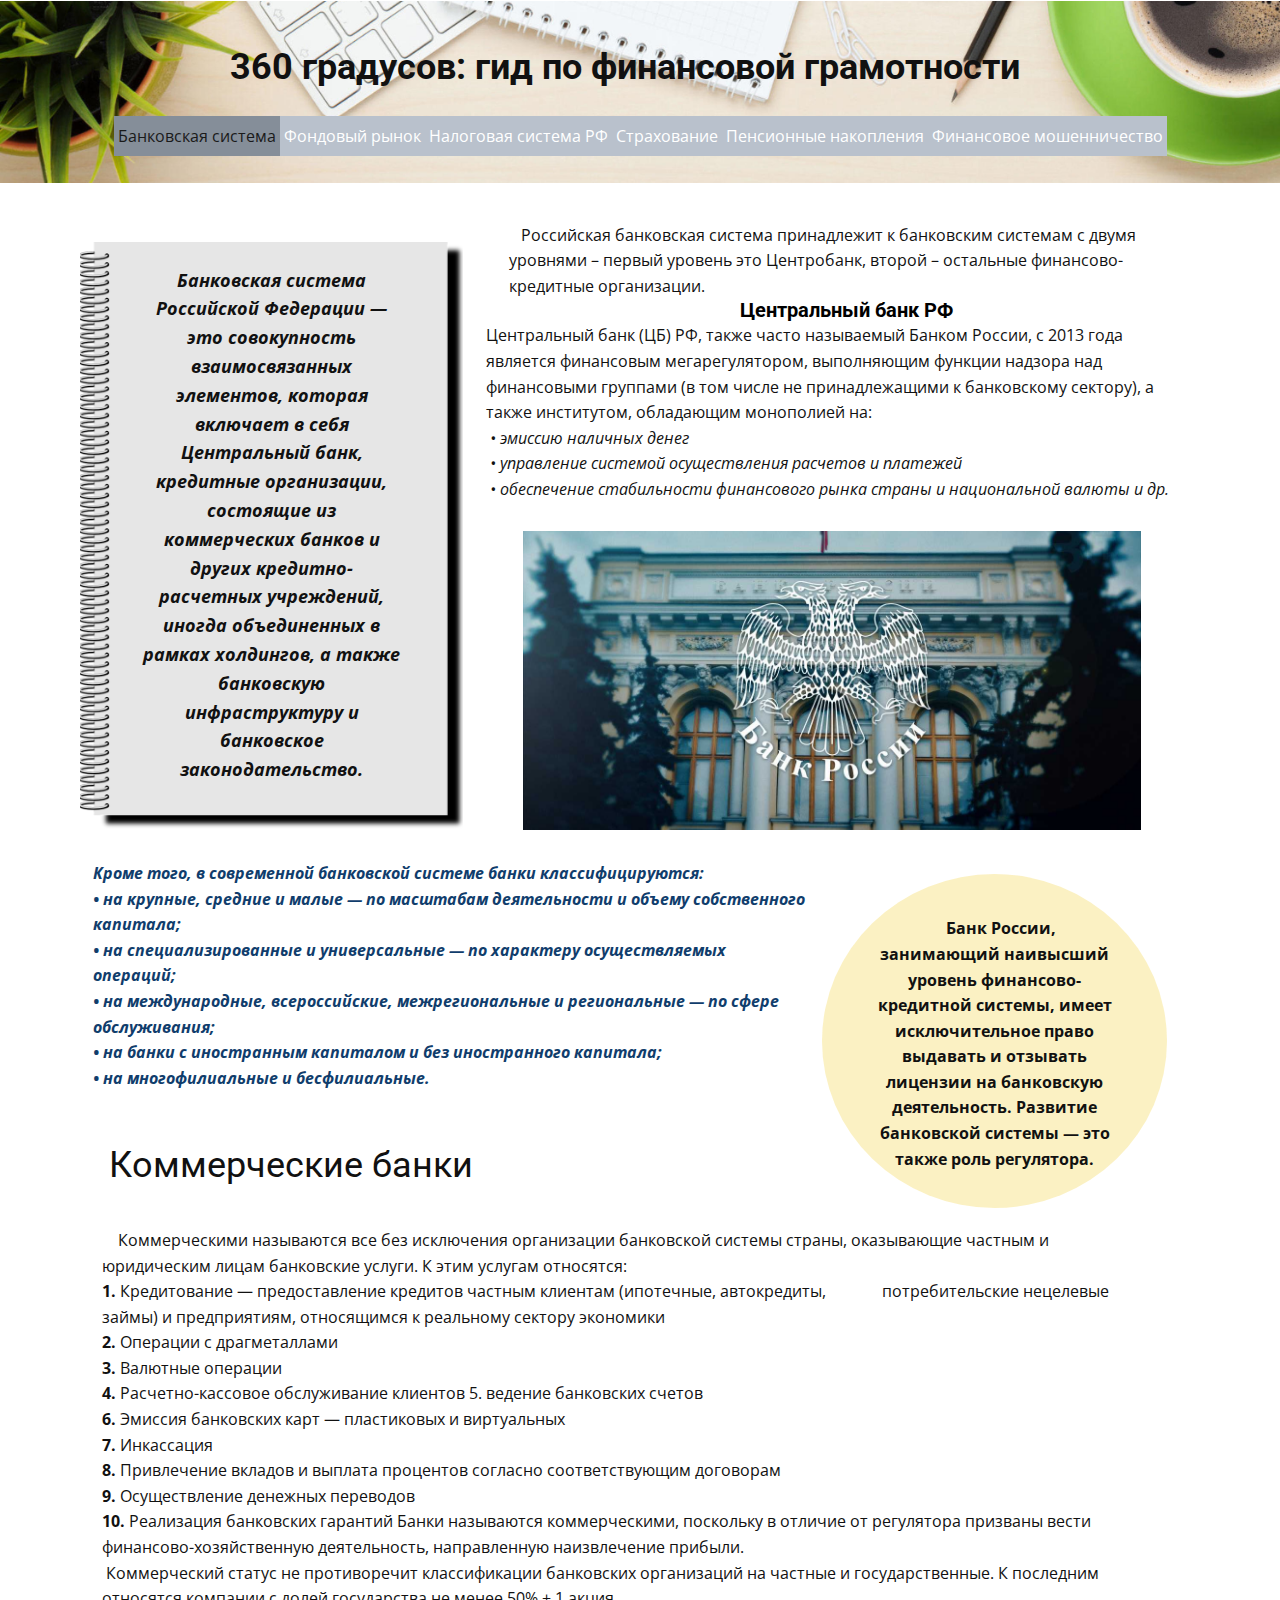
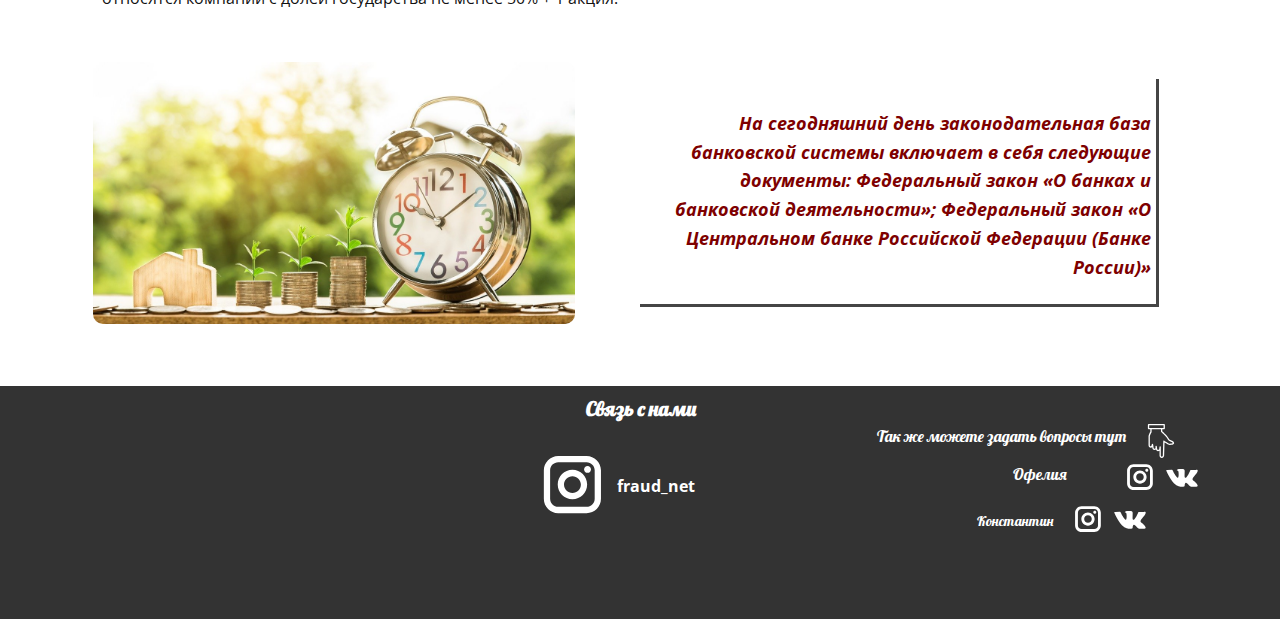
<file: index.html>
<!DOCTYPE html>
<html style="font-size: 16px;">
  <head>
    <meta name="viewport" content="width=device-width, initial-scale=1.0">
    <meta charset="utf-8">
    <meta name="keywords" content="new form new ideas">
    <meta name="description" content="">
    <meta name="page_type" content="np-template-header-footer-from-plugin">
    <title>Банковская система</title>
    <link rel="stylesheet" href="nicepage.css" media="screen">
<link rel="stylesheet" href="Банковская-система.css" media="screen">
    <script class="u-script" type="text/javascript" src="jquery.js" defer=""></script>
    <script class="u-script" type="text/javascript" src="nicepage.js" defer=""></script>
    <meta name="generator" content="Nicepage 3.3.3, nicepage.com">
    <link id="u-theme-google-font" rel="stylesheet" href="https://fonts.googleapis.com/css?family=Roboto:100,100i,300,300i,400,400i,500,500i,700,700i,900,900i|Open+Sans:300,300i,400,400i,600,600i,700,700i,800,800i">
    <link id="u-page-google-font" rel="stylesheet" href="https://fonts.googleapis.com/css?family=Lobster:400">
    
    
    
    <script type="application/ld+json">{
		"@context": "http://schema.org",
		"@type": "Organization",
		"name": "",
		"url": "index.html",
		"sameAs": [
				"https://www.instagram.com/fraud_net/",
				"https://www.instagram.com/_ellegant__/",
				"https://vk.com/kostya_leonov_45",
				"https://www.instagram.com/_ofa_k/",
				"https://vk.com/ofelia4"
		]
}</script>
    <meta property="og:title" content="Банковская система">
    <meta property="og:type" content="website">
    <meta name="theme-color" content="#446d6b">
    <link rel="canonical" href="index.html">
    <meta property="og:url" content="index.html">
  </head>
  <body data-home-page="Банковская-система.html" data-home-page-title="Банковская система" class="u-body"><header class="u-clearfix u-header u-header" id="sec-5c72"><img src="images/230.jpg" alt="" class="u-expanded-width u-image u-image-default u-image-1" data-image-width="3000" data-image-height="1000"><h1 class="u-heading-font u-text u-title u-text-1">360 градусов: гид по финансовой грамотности</h1><nav class="u-menu u-menu-dropdown u-offcanvas u-menu-1" data-responsive-from="MD">
        <div class="menu-collapse" style="font-size: 1rem; letter-spacing: 0px;">
          <a class="u-active-palette-5-dark-1 u-button-style u-custom-left-right-menu-spacing u-custom-padding-bottom u-custom-top-bottom-menu-spacing u-nav-link u-palette-5-base u-text-active-grey-90 u-text-body-alt-color u-text-hover-grey-50" href="#">
            <svg><use xmlns:xlink="http://www.w3.org/1999/xlink" xlink:href="#menu-hamburger"></use></svg>
            <svg version="1.1" xmlns="http://www.w3.org/2000/svg" xmlns:xlink="http://www.w3.org/1999/xlink"><defs><symbol id="menu-hamburger" viewBox="0 0 16 16" style="width: 16px; height: 16px;"><rect y="1" width="16" height="2"></rect><rect y="7" width="16" height="2"></rect><rect y="13" width="16" height="2"></rect>
</symbol>
</defs></svg>
          </a>
        </div>
        <div class="u-custom-menu u-nav-container">
          <ul class="u-nav u-unstyled u-nav-1"><li class="u-nav-item"><a class="u-active-palette-5-dark-1 u-button-style u-nav-link u-palette-5-base u-text-active-grey-90 u-text-body-alt-color u-text-hover-grey-50" href="Банковская-система.html" style="padding: 12px 4px;">Банковская система</a>
</li><li class="u-nav-item"><a class="u-active-palette-5-dark-1 u-button-style u-nav-link u-palette-5-base u-text-active-grey-90 u-text-body-alt-color u-text-hover-grey-50" href="Фондовый-рынок.html" style="padding: 12px 4px;">Фондовый рынок</a>
</li><li class="u-nav-item"><a class="u-active-palette-5-dark-1 u-button-style u-nav-link u-palette-5-base u-text-active-grey-90 u-text-body-alt-color u-text-hover-grey-50" href="Налоговая-система-РФ.html" style="padding: 12px 4px;">Налоговая система РФ</a>
</li><li class="u-nav-item"><a class="u-active-palette-5-dark-1 u-button-style u-nav-link u-palette-5-base u-text-active-grey-90 u-text-body-alt-color u-text-hover-grey-50" href="Страхование.html" style="padding: 12px 4px;">Страхование</a>
</li><li class="u-nav-item"><a class="u-active-palette-5-dark-1 u-button-style u-nav-link u-palette-5-base u-text-active-grey-90 u-text-body-alt-color u-text-hover-grey-50" href="Пенсионные-накопления.html" style="padding: 12px 4px;">Пенсионные накопления</a>
</li><li class="u-nav-item"><a class="u-active-palette-5-dark-1 u-button-style u-nav-link u-palette-5-base u-text-active-grey-90 u-text-body-alt-color u-text-hover-grey-50" href="Финансовое-мошенничество.html" style="padding: 12px 4px;">Финансовое мошенничество</a>
</li></ul>
        </div>
        <div class="u-custom-menu u-nav-container-collapse">
          <div class="u-black u-container-style u-inner-container-layout u-opacity u-opacity-95 u-sidenav">
            <div class="u-sidenav-overflow">
              <div class="u-menu-close"></div>
              <ul class="u-align-center u-nav u-popupmenu-items u-unstyled u-nav-2"><li class="u-nav-item"><a class="u-button-style u-nav-link" href="Банковская-система.html" style="padding: 12px 4px;">Банковская система</a>
</li><li class="u-nav-item"><a class="u-button-style u-nav-link" href="Фондовый-рынок.html" style="padding: 12px 4px;">Фондовый рынок</a>
</li><li class="u-nav-item"><a class="u-button-style u-nav-link" href="Налоговая-система-РФ.html" style="padding: 12px 4px;">Налоговая система РФ</a>
</li><li class="u-nav-item"><a class="u-button-style u-nav-link" href="Страхование.html" style="padding: 12px 4px;">Страхование</a>
</li><li class="u-nav-item"><a class="u-button-style u-nav-link" href="Пенсионные-накопления.html" style="padding: 12px 4px;">Пенсионные накопления</a>
</li><li class="u-nav-item"><a class="u-button-style u-nav-link" href="Финансовое-мошенничество.html" style="padding: 12px 4px;">Финансовое мошенничество</a>
</li></ul>
            </div>
          </div>
          <div class="u-black u-menu-overlay u-opacity u-opacity-70"></div>
        </div>
      </nav></header>
    <section class="u-clearfix u-section-1" id="carousel_9a8e">
      <div class="u-clearfix u-sheet u-valign-middle-lg u-valign-middle-md u-valign-middle-sm u-valign-middle-xl u-sheet-1">
        <div class="u-border-3 u-border-grey-dark-1 u-expanded-width-xs u-shape u-shape-left u-shape-top u-shape-1"></div>
        <div class="u-clearfix u-expanded-width-xl u-expanded-width-xs u-layout-wrap u-layout-wrap-1">
          <div class="u-layout" style="">
            <div class="u-layout-row" style="">
              <div class="u-container-style u-layout-cell u-size-60 u-layout-cell-1">
                <div class="u-container-layout u-container-layout-1">
                  <img src="images/scratchpad-155488_1280.png" alt="" class="u-image u-image-default u-image-1" data-image-width="845" data-image-height="1280">
                  <p class="u-text u-text-1">&nbsp; &nbsp;Российская банковская система принадлежит к банковским системам с двумя уровнями – первый уровень это Центробанк, второй – остальные финансово-кредитные организации.<br>
                  </p>
                  <h1 class="u-align-center u-heading-font u-text u-text-black u-title u-text-2">Центральный банк РФ</h1>
                  <img src="images/bankrossii.jpg" alt="" class="u-image u-image-default u-image-2" data-image-width="1280" data-image-height="720">
                  <p class="u-text u-text-3">Центральный банк (ЦБ) РФ, также часто называемый Банком России, с 2013 года является финансовым мегарегулятором, выполняющим функции надзора над финансовыми группами (в том числе не принадлежащими к банковскому сектору), а также институтом, обладающим монополией на:<br>
                    <span style="font-style: italic;">&nbsp;• эмиссию наличных денег<br>&nbsp;• управление системой осуществления расчетов и платежей<br>&nbsp;• обеспечение стабильности финансового рынка страны и национальной валюты и др.
                    </span>
                  </p>
                  <p class="u-align-center u-text u-text-4">Банковская система Российской Федерации — это совокупность взаимосвязанных <span style="font-style: italic;"></span>элементов, которая включает в себя Центральный банк, кредитные организации, состоящие из коммерческих банков и других кредитно-расчетных учреждений, иногда объединенных в рамках холдингов, а также банковскую инфраструктуру и банковское законодательство.<span style="font-weight: 700;"></span>
                  </p>
                  <p class="u-text u-text-custom-color-1 u-text-5">Кроме того, в современной банковской системе банки классифицируются:&nbsp;<br>• на крупные, средние и малые — по масштабам деятельности и объему собственного капитала;&nbsp;<br>• на специализированные и универсальные — по характеру осуществляемых операций;&nbsp;<br>• на международные, всероссийские, межрегиональные и региональные — по сфере обслуживания;&nbsp;<br>• на банки с иностранным капиталом и без иностранного капитала;&nbsp;<br>• на многофилиальные и бесфилиальные.
                  </p>
                  <div class="u-container-style u-group u-opacity u-opacity-60 u-palette-3-light-2 u-shape-circle u-group-1">
                    <div class="u-container-layout u-container-layout-2">
                      <p class="u-align-center u-text u-text-6">&nbsp; &nbsp;Банк России, занимающий наивысший уровень финансово-кредитной сист<span style="font-weight: 700;"></span>емы, имеет исключительное право выдавать и отзывать лицензии на банковскую деятельность. Развитие банковской системы — это также роль регулятора.
                      </p>
                    </div>
                  </div>
                  <h2 class="u-text u-text-7">Коммерческие банки</h2>
                  <p class="u-small-text u-text u-text-variant u-text-8">&nbsp; &nbsp; Коммерческими называются все без исключения организации банковской системы страны, оказывающие частным и юридическим лицам банковские услуги. К этим услугам относятся:&nbsp;<br>
                    <span style="font-weight: 700;">1. </span>Кредитование — предоставление кредитов частным клиентам (ипотечные, автокредиты,&nbsp; &nbsp; &nbsp; &nbsp; &nbsp; &nbsp; &nbsp; потребительские нецелевые займы) и предприятиям, относящимся к реальному сектору экономики&nbsp;<br>
                    <span style="font-weight: 700;">2.</span> Операции с драгметаллами&nbsp;<br>
                    <span style="font-weight: 700;">3. </span>Валютные операции&nbsp;<br>
                    <span style="font-weight: 700;">4. </span>Расчетно-кассовое обслуживание клиентов 5. ведение банковских счетов&nbsp;<br>
                    <span style="font-weight: 700;">6.</span> Эмиссия банковских карт — пластиковых и виртуальных&nbsp;<br>
                    <span style="font-weight: 700;">7.</span> Инкассация&nbsp;<br>
                    <span style="font-weight: 700;">8.</span> Привлечение вкладов и выплата процентов согласно соответствующим договорам&nbsp; <br>
                    <span style="font-weight: 700;">9.</span> Осуществление денежных переводов&nbsp;<br>
                    <span style="font-weight: 700;">10. </span>Реализация банковских гарантий Банки называются коммерческими, поскольку в отличие от регулятора призваны вести финансово-хозяйственную деятельность, направленную наизвлечение прибыли.<br>&nbsp;Коммерческий статус не противоречит классификации банковских организаций на частные и государственные. К последним относятся компании с долей государства не менее 50% + 1 акция.
                  </p>
                </div>
              </div>
            </div>
          </div>
        </div>
        <img src="images/54e6dc454850a514f6da8c7dda793678153bdee757596c48732f72d3934bc358bb_1280.jpg" alt="" class="u-expanded-width-xs u-image u-image-round u-radius-10 u-image-3" data-image-width="1280" data-image-height="737">
        <p class="u-align-right u-text u-text-custom-color-3 u-text-9">На сегодняшний день законодательная база банковской системы включает в себя следующие документы: Федеральный закон «О банках и банковской деятельности»; Федеральный закон «О Центральном банке Российской Федерации (Банке России)»</p>
      </div>
    </section>
    
    
    
    <footer class="u-align-center u-clearfix u-footer u-grey-80 u-footer" id="sec-07fe"><div class="u-clearfix u-sheet u-sheet-1">
        <p class="u-align-center u-custom-font u-font-Lobster u-small-text u-text u-text-variant u-text-1">
          <span style="font-weight: 700;">Связь с нами</span>
          <span style="font-weight: 700;"></span>
        </p>
        <p class="u-align-center u-custom-font u-font-Lobster u-text u-text-2">Так же можете задать вопросы тут</p><span class="u-icon u-icon-circle u-text-white u-icon-1"><svg class="u-svg-link" preserveAspectRatio="xMidYMin slice" viewBox="0 0 52 52" style=""><use xmlns:xlink="http://www.w3.org/1999/xlink" xlink:href="#svg-cf3d"></use></svg><svg xmlns="http://www.w3.org/2000/svg" xmlns:xlink="http://www.w3.org/1999/xlink" version="1.1" xml:space="preserve" class="u-svg-content" viewBox="0 0 52 52" x="0px" y="0px" id="svg-cf3d" style="enable-background:new 0 0 52 52;"><g><path d="M45.861,28.127c-0.614-1.525-2.226-2.234-3.932-2.985c-1.683-0.741-3.422-1.507-4.077-3.035   c-1.41-3.292-8.243-9.459-9.886-10.912V8h2.967c0.553,0,1-0.447,1-1V1c0-0.553-0.447-1-1-1h-24c-0.553,0-1,0.447-1,1v6   c0,0.553,0.447,1,1,1h2.728v3.86c-1.664,2.28-2.657,6.387-2.7,6.567c-0.018,0.076-0.027,0.154-0.027,0.232v13.664   c0,2.283,1.498,3.817,3.728,3.817c0.806,0,1.416-0.378,1.878-0.926c0.015,0.171,0.023,0.319,0.023,0.438   c0,2.513,1.389,4.137,3.537,4.137c0.951,0,1.678-0.264,2.218-0.637c0.325,1.123,1.278,2.367,3.102,2.367   c1.002,0,1.773-0.298,2.347-0.676c0.025,3.723,0.053,7.862,0.053,8.106c0,1.035,1.241,3.049,3.518,3.049   c1.957,0,3.05-1.837,3.387-2.922c0.026-0.087,0.042-0.176,0.045-0.267l0.623-20.685c0.289,0.182,0.614,0.385,0.975,0.609   c0.896,0.56,1.847,1.152,2.514,1.597c1.521,1.015,2.723,1.815,4.555,1.815c3.341,0,5.446-0.609,6.259-1.81   C45.994,29.889,46.269,29.143,45.861,28.127z M7.933,2h22v4h-2.967H10.661H7.933V2z M44.035,29.217   c-0.303,0.448-1.872,0.931-4.602,0.931c-1.174,0-1.946-0.48-3.445-1.479c-0.68-0.453-1.65-1.059-2.564-1.629   c-0.979-0.611-2.09-1.305-2.356-1.516c-0.295-0.235-0.698-0.285-1.043-0.125c-0.343,0.159-0.567,0.499-0.579,0.877L28.772,48.59   C28.633,48.938,28.143,50,27.336,50c-1.127,0-1.501-1.051-1.517-1.051c-0.001,0-0.001,0-0.001,0.001   c0-0.472-0.094-14.066-0.094-14.066c-0.004-0.528-0.418-0.963-0.945-0.991c-0.528-0.05-0.985,0.356-1.048,0.882l-0.444,3.785   c-0.185,0.288-0.736,0.961-1.868,0.961c-1.01,0-1.198-0.837-1.24-1.268l-0.628-4.057c-0.08-0.521-0.536-0.894-1.077-0.843   c-0.524,0.047-0.924,0.493-0.911,1.021l0.063,2.595c-0.107,0.258-0.463,0.821-1.526,0.821c-1.271,0-1.537-1.162-1.537-2.137   c0-1.21-0.579-4.337-0.644-4.689c-0.093-0.49-0.55-0.857-1.026-0.815c-0.497,0.021-0.903,0.405-0.952,0.9   c-0.139,1.393-0.755,3.093-1.277,3.093c-1.428,0-1.728-0.988-1.728-1.817V18.78c0.311-1.255,1.285-4.459,2.502-5.947   c0.146-0.179,0.226-0.402,0.226-0.633V8h14.306v3.648c0,0.29,0.126,0.565,0.345,0.755c2.307,2.004,8.547,7.795,9.703,10.491   c0.966,2.254,3.167,3.224,5.109,4.078c1.322,0.582,2.572,1.133,2.882,1.901C44.103,29.116,44.055,29.187,44.035,29.217z"></path>
</g></svg></span>
        <div class="u-social-icons u-spacing-10 u-social-icons-1">
          <a class="u-social-url" target="_blank" href="https://www.instagram.com/fraud_net/"><span class="u-icon u-icon-circle u-social-instagram u-social-type-logo u-icon-2"><svg class="u-svg-link" preserveAspectRatio="xMidYMin slice" viewBox="0 0 112 112" style=""><use xmlns:xlink="http://www.w3.org/1999/xlink" xlink:href="#svg-145e"></use></svg><svg xmlns="http://www.w3.org/2000/svg" xmlns:xlink="http://www.w3.org/1999/xlink" version="1.1" xml:space="preserve" class="u-svg-content" viewBox="0 0 112 112" x="0px" y="0px" id="svg-145e"><path d="M55.9,32.9c-12.8,0-23.2,10.4-23.2,23.2s10.4,23.2,23.2,23.2s23.2-10.4,23.2-23.2S68.7,32.9,55.9,32.9z M55.9,69.4c-7.4,0-13.3-6-13.3-13.3c-0.1-7.4,6-13.3,13.3-13.3s13.3,6,13.3,13.3C69.3,63.5,63.3,69.4,55.9,69.4z"></path><path d="M79.7,26.8c-3,0-5.4,2.5-5.4,5.4s2.5,5.4,5.4,5.4c3,0,5.4-2.5,5.4-5.4S82.7,26.8,79.7,26.8z"></path><path d="M78.2,11H33.5C21,11,10.8,21.3,10.8,33.7v44.7c0,12.6,10.2,22.8,22.7,22.8h44.7c12.6,0,22.7-10.2,22.7-22.7 V33.7C100.8,21.1,90.6,11,78.2,11z M91,78.4c0,7.1-5.8,12.8-12.8,12.8H33.5c-7.1,0-12.8-5.8-12.8-12.8V33.7 c0-7.1,5.8-12.8,12.8-12.8h44.7c7.1,0,12.8,5.8,12.8,12.8V78.4z"></path></svg></span>
          </a>
        </div>
        <div class="u-social-icons u-spacing-10 u-social-icons-2">
          <a class="u-social-url" target="_blank" href="https://www.instagram.com/_ellegant__/"><span class="u-icon u-icon-circle u-social-instagram u-social-type-logo u-icon-3"><svg class="u-svg-link" preserveAspectRatio="xMidYMin slice" viewBox="0 0 112 112" style=""><use xmlns:xlink="http://www.w3.org/1999/xlink" xlink:href="#svg-dff9"></use></svg><svg xmlns="http://www.w3.org/2000/svg" xmlns:xlink="http://www.w3.org/1999/xlink" version="1.1" xml:space="preserve" class="u-svg-content" viewBox="0 0 112 112" x="0px" y="0px" id="svg-dff9"><path d="M55.9,32.9c-12.8,0-23.2,10.4-23.2,23.2s10.4,23.2,23.2,23.2s23.2-10.4,23.2-23.2S68.7,32.9,55.9,32.9z M55.9,69.4c-7.4,0-13.3-6-13.3-13.3c-0.1-7.4,6-13.3,13.3-13.3s13.3,6,13.3,13.3C69.3,63.5,63.3,69.4,55.9,69.4z"></path><path d="M79.7,26.8c-3,0-5.4,2.5-5.4,5.4s2.5,5.4,5.4,5.4c3,0,5.4-2.5,5.4-5.4S82.7,26.8,79.7,26.8z"></path><path d="M78.2,11H33.5C21,11,10.8,21.3,10.8,33.7v44.7c0,12.6,10.2,22.8,22.7,22.8h44.7c12.6,0,22.7-10.2,22.7-22.7 V33.7C100.8,21.1,90.6,11,78.2,11z M91,78.4c0,7.1-5.8,12.8-12.8,12.8H33.5c-7.1,0-12.8-5.8-12.8-12.8V33.7 c0-7.1,5.8-12.8,12.8-12.8h44.7c7.1,0,12.8,5.8,12.8,12.8V78.4z"></path></svg></span>
          </a>
          <a class="u-social-url" target="_blank" href="https://vk.com/kostya_leonov_45"><span class="u-icon u-icon-circle u-social-type-logo u-social-vk u-icon-4"><svg class="u-svg-link" preserveAspectRatio="xMidYMin slice" viewBox="0 0 112 112" style=""><use xmlns:xlink="http://www.w3.org/1999/xlink" xlink:href="#svg-4db3"></use></svg><svg xmlns="http://www.w3.org/2000/svg" xmlns:xlink="http://www.w3.org/1999/xlink" version="1.1" xml:space="preserve" class="u-svg-content" viewBox="0 0 112 112" x="0px" y="0px" id="svg-4db3"><path d="M106,90.1l-14.6,0.1c0,0-3.1,0.6-7.3-2.2c-5.5-3.7-10.8-13.4-14.8-12.1c-4,1.3-3.9,10-3.9,10s0,1.9-0.9,2.8 c-1,1-3,1.3-3,1.3H55c0,0-14.5,0.9-27.3-12.3C13.7,63.5,1.3,35,1.3,35s-0.7-1.9,0-2.8c0.9-1,3.3-1,3.3-1L20.3,31c0,0,1.5,0.3,2.5,1 c0.9,0.6,1.3,1.8,1.3,1.8s2.5,6.4,6,12.1c6.6,11.2,9.6,13.7,11.8,12.4c3.3-1.8,2.2-15.8,2.2-15.8s0-5.2-1.6-7.4 c-1.3-1.8-3.7-2.2-4.9-2.4c-0.9-0.1,0.6-2.2,2.4-3.1c2.8-1.3,7.8-1.5,13.7-1.3c4.6,0,6,0.3,7.8,0.7c5.4,1.3,3.6,6.4,3.6,18.3 c0,3.8-0.7,9.3,2.1,11.1c1.2,0.7,4.2,0.1,11.5-12.3c3.4-5.9,6.1-12.7,6.1-12.7s0.6-1.2,1.5-1.8c0.9-0.6,2.1-0.4,2.1-0.4l16.6-0.1 c0,0,4.9-0.6,5.8,1.6c0.9,2.4-1.8,7.8-8.7,16.7C91.1,64.1,89.7,62.8,99,71.2c8.8,8.1,10.6,12,10.9,12.6 C113.8,89.7,106,90.1,106,90.1z"></path></svg></span>
          </a>
        </div>
        <p class="u-align-center u-custom-font u-font-Lobster u-text u-text-3">Офелия</p>
        <p class="u-align-center u-custom-font u-font-Lobster u-text u-text-4">Константин</p>
        <a href="https://www.instagram.com/fraud_net/" class="u-btn u-button-style u-none u-text-hover-palette-4-base u-text-white u-btn-1">fraud_net</a>
        <div class="u-social-icons u-spacing-10 u-social-icons-3">
          <a class="u-social-url" target="_blank" href="https://www.instagram.com/_ofa_k/"><span class="u-icon u-icon-circle u-social-instagram u-social-type-logo u-icon-5"><svg class="u-svg-link" preserveAspectRatio="xMidYMin slice" viewBox="0 0 112 112" style=""><use xmlns:xlink="http://www.w3.org/1999/xlink" xlink:href="#svg-d794"></use></svg><svg xmlns="http://www.w3.org/2000/svg" xmlns:xlink="http://www.w3.org/1999/xlink" version="1.1" xml:space="preserve" class="u-svg-content" viewBox="0 0 112 112" x="0px" y="0px" id="svg-d794"><path d="M55.9,32.9c-12.8,0-23.2,10.4-23.2,23.2s10.4,23.2,23.2,23.2s23.2-10.4,23.2-23.2S68.7,32.9,55.9,32.9z M55.9,69.4c-7.4,0-13.3-6-13.3-13.3c-0.1-7.4,6-13.3,13.3-13.3s13.3,6,13.3,13.3C69.3,63.5,63.3,69.4,55.9,69.4z"></path><path d="M79.7,26.8c-3,0-5.4,2.5-5.4,5.4s2.5,5.4,5.4,5.4c3,0,5.4-2.5,5.4-5.4S82.7,26.8,79.7,26.8z"></path><path d="M78.2,11H33.5C21,11,10.8,21.3,10.8,33.7v44.7c0,12.6,10.2,22.8,22.7,22.8h44.7c12.6,0,22.7-10.2,22.7-22.7 V33.7C100.8,21.1,90.6,11,78.2,11z M91,78.4c0,7.1-5.8,12.8-12.8,12.8H33.5c-7.1,0-12.8-5.8-12.8-12.8V33.7 c0-7.1,5.8-12.8,12.8-12.8h44.7c7.1,0,12.8,5.8,12.8,12.8V78.4z"></path></svg></span>
          </a>
          <a class="u-social-url" target="_blank" href="https://vk.com/ofelia4"><span class="u-icon u-icon-circle u-social-type-logo u-social-vk u-icon-6"><svg class="u-svg-link" preserveAspectRatio="xMidYMin slice" viewBox="0 0 112 112" style=""><use xmlns:xlink="http://www.w3.org/1999/xlink" xlink:href="#svg-5b61"></use></svg><svg xmlns="http://www.w3.org/2000/svg" xmlns:xlink="http://www.w3.org/1999/xlink" version="1.1" xml:space="preserve" class="u-svg-content" viewBox="0 0 112 112" x="0px" y="0px" id="svg-5b61"><path d="M106,90.1l-14.6,0.1c0,0-3.1,0.6-7.3-2.2c-5.5-3.7-10.8-13.4-14.8-12.1c-4,1.3-3.9,10-3.9,10s0,1.9-0.9,2.8 c-1,1-3,1.3-3,1.3H55c0,0-14.5,0.9-27.3-12.3C13.7,63.5,1.3,35,1.3,35s-0.7-1.9,0-2.8c0.9-1,3.3-1,3.3-1L20.3,31c0,0,1.5,0.3,2.5,1 c0.9,0.6,1.3,1.8,1.3,1.8s2.5,6.4,6,12.1c6.6,11.2,9.6,13.7,11.8,12.4c3.3-1.8,2.2-15.8,2.2-15.8s0-5.2-1.6-7.4 c-1.3-1.8-3.7-2.2-4.9-2.4c-0.9-0.1,0.6-2.2,2.4-3.1c2.8-1.3,7.8-1.5,13.7-1.3c4.6,0,6,0.3,7.8,0.7c5.4,1.3,3.6,6.4,3.6,18.3 c0,3.8-0.7,9.3,2.1,11.1c1.2,0.7,4.2,0.1,11.5-12.3c3.4-5.9,6.1-12.7,6.1-12.7s0.6-1.2,1.5-1.8c0.9-0.6,2.1-0.4,2.1-0.4l16.6-0.1 c0,0,4.9-0.6,5.8,1.6c0.9,2.4-1.8,7.8-8.7,16.7C91.1,64.1,89.7,62.8,99,71.2c8.8,8.1,10.6,12,10.9,12.6 C113.8,89.7,106,90.1,106,90.1z"></path></svg></span>
          </a>
        </div>
      </div></footer> 
    </section><span style="height: 64px; width: 64px; margin-left: 0px; margin-right: auto; margin-top: 0px; background-image: none; right: 20px; bottom: 20px" class="u-back-to-top u-icon u-icon-circle u-opacity u-opacity-85 u-palette-4-base u-spacing-15" data-href="#">
        <svg class="u-svg-link" preserveAspectRatio="xMidYMin slice" viewBox="0 0 551.13 551.13"><use xmlns:xlink="http://www.w3.org/1999/xlink" xlink:href="#svg-1d98"></use></svg>
        <svg class="u-svg-content" enable-background="new 0 0 551.13 551.13" viewBox="0 0 551.13 551.13" xmlns="http://www.w3.org/2000/svg" id="svg-1d98"><path d="m275.565 189.451 223.897 223.897h51.668l-275.565-275.565-275.565 275.565h51.668z"></path></svg>
    </span>
  </body>
</html>
</file>
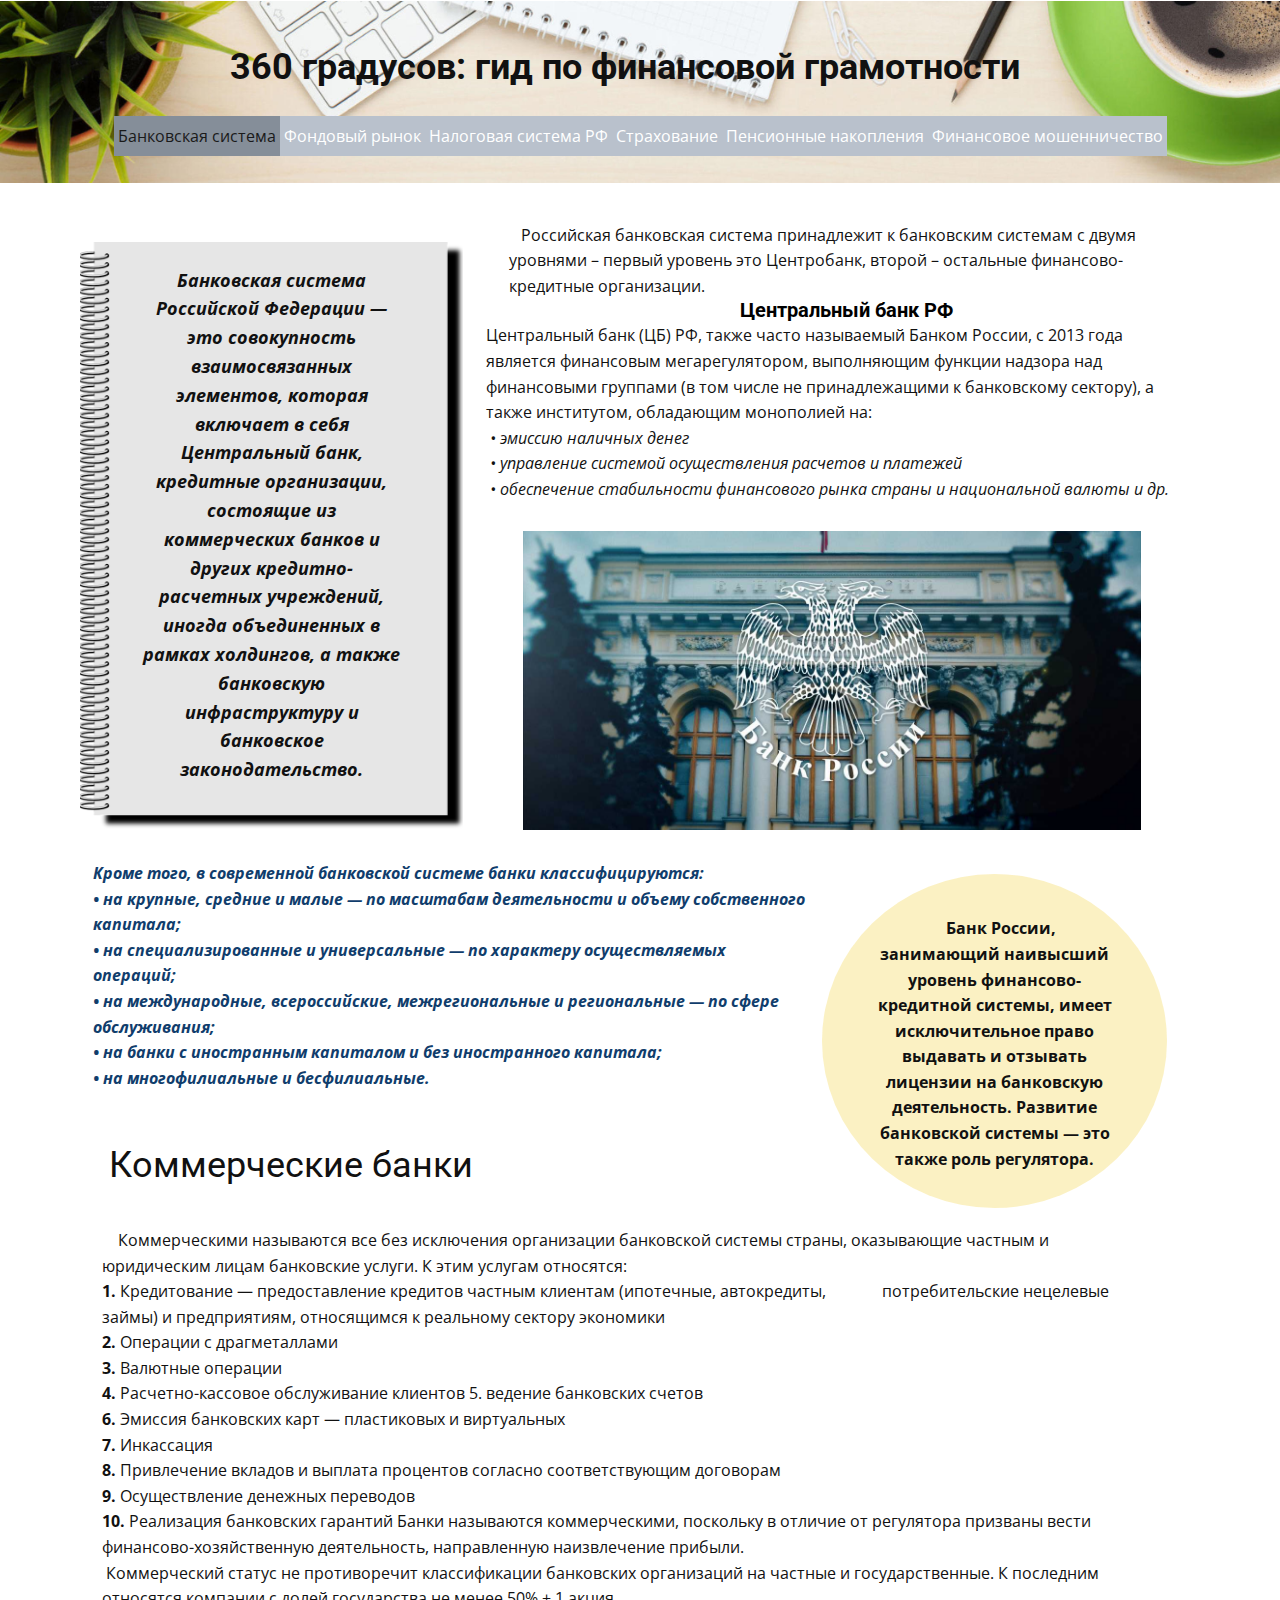
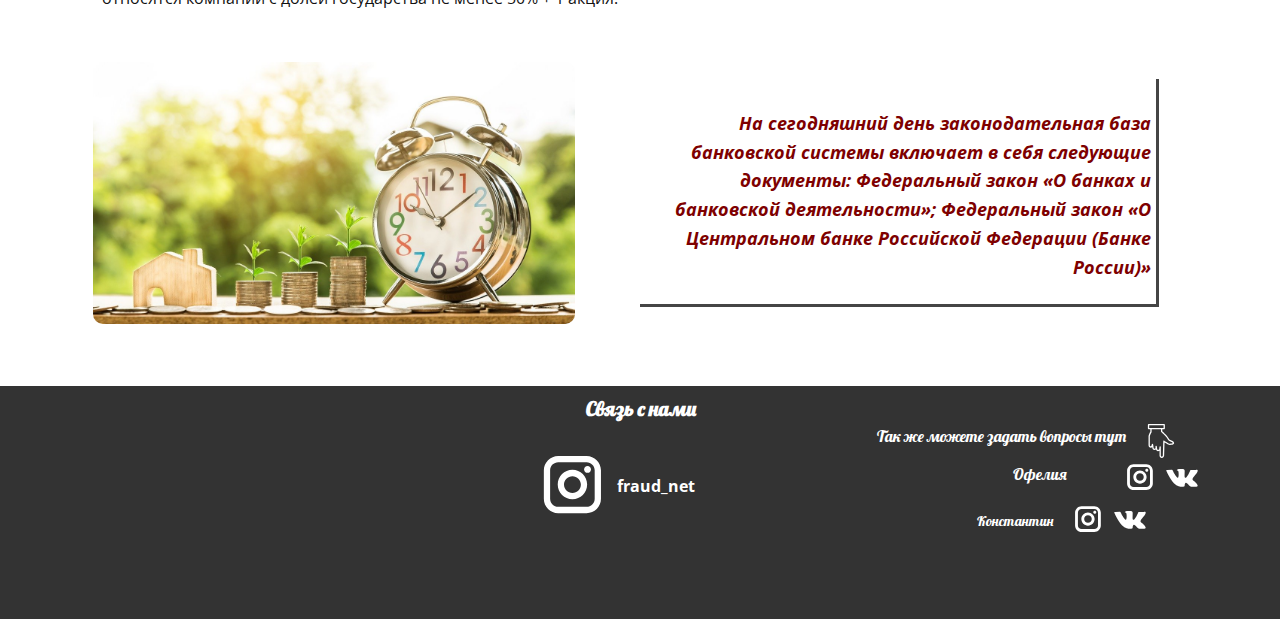
<file: Банковская-система.html>
<!DOCTYPE html>
<html style="font-size: 16px;">
  <head>
    <meta name="viewport" content="width=device-width, initial-scale=1.0">
    <meta charset="utf-8">
    <meta name="keywords" content="new form new ideas">
    <meta name="description" content="">
    <meta name="page_type" content="np-template-header-footer-from-plugin">
    <title>Банковская система</title>
    <link rel="stylesheet" href="nicepage.css" media="screen">
<link rel="stylesheet" href="Банковская-система.css" media="screen">
    <script class="u-script" type="text/javascript" src="jquery.js" defer=""></script>
    <script class="u-script" type="text/javascript" src="nicepage.js" defer=""></script>
    <meta name="generator" content="Nicepage 3.3.3, nicepage.com">
    <link id="u-theme-google-font" rel="stylesheet" href="https://fonts.googleapis.com/css?family=Roboto:100,100i,300,300i,400,400i,500,500i,700,700i,900,900i|Open+Sans:300,300i,400,400i,600,600i,700,700i,800,800i">
    <link id="u-page-google-font" rel="stylesheet" href="https://fonts.googleapis.com/css?family=Lobster:400">
    
    
    
    <script type="application/ld+json">{
		"@context": "http://schema.org",
		"@type": "Organization",
		"name": "",
		"url": "index.html",
		"sameAs": [
				"https://www.instagram.com/fraud_net/",
				"https://www.instagram.com/_ellegant__/",
				"https://vk.com/kostya_leonov_45",
				"https://www.instagram.com/_ofa_k/",
				"https://vk.com/ofelia4"
		]
}</script>
    <meta property="og:title" content="Банковская система">
    <meta property="og:type" content="website">
    <meta name="theme-color" content="#446d6b">
    <link rel="canonical" href="index.html">
    <meta property="og:url" content="index.html">
  </head>
  <body class="u-body"><header class="u-clearfix u-header u-header" id="sec-5c72"><img src="images/230.jpg" alt="" class="u-expanded-width u-image u-image-default u-image-1" data-image-width="3000" data-image-height="1000"><h1 class="u-heading-font u-text u-title u-text-1">360 градусов: гид по финансовой грамотности</h1><nav class="u-menu u-menu-dropdown u-offcanvas u-menu-1" data-responsive-from="MD">
        <div class="menu-collapse" style="font-size: 1rem; letter-spacing: 0px;">
          <a class="u-active-palette-5-dark-1 u-button-style u-custom-left-right-menu-spacing u-custom-padding-bottom u-custom-top-bottom-menu-spacing u-nav-link u-palette-5-base u-text-active-grey-90 u-text-body-alt-color u-text-hover-grey-50" href="#">
            <svg><use xmlns:xlink="http://www.w3.org/1999/xlink" xlink:href="#menu-hamburger"></use></svg>
            <svg version="1.1" xmlns="http://www.w3.org/2000/svg" xmlns:xlink="http://www.w3.org/1999/xlink"><defs><symbol id="menu-hamburger" viewBox="0 0 16 16" style="width: 16px; height: 16px;"><rect y="1" width="16" height="2"></rect><rect y="7" width="16" height="2"></rect><rect y="13" width="16" height="2"></rect>
</symbol>
</defs></svg>
          </a>
        </div>
        <div class="u-custom-menu u-nav-container">
          <ul class="u-nav u-unstyled u-nav-1"><li class="u-nav-item"><a class="u-active-palette-5-dark-1 u-button-style u-nav-link u-palette-5-base u-text-active-grey-90 u-text-body-alt-color u-text-hover-grey-50" href="Банковская-система.html" style="padding: 12px 4px;">Банковская система</a>
</li><li class="u-nav-item"><a class="u-active-palette-5-dark-1 u-button-style u-nav-link u-palette-5-base u-text-active-grey-90 u-text-body-alt-color u-text-hover-grey-50" href="Фондовый-рынок.html" style="padding: 12px 4px;">Фондовый рынок</a>
</li><li class="u-nav-item"><a class="u-active-palette-5-dark-1 u-button-style u-nav-link u-palette-5-base u-text-active-grey-90 u-text-body-alt-color u-text-hover-grey-50" href="Налоговая-система-РФ.html" style="padding: 12px 4px;">Налоговая система РФ</a>
</li><li class="u-nav-item"><a class="u-active-palette-5-dark-1 u-button-style u-nav-link u-palette-5-base u-text-active-grey-90 u-text-body-alt-color u-text-hover-grey-50" href="Страхование.html" style="padding: 12px 4px;">Страхование</a>
</li><li class="u-nav-item"><a class="u-active-palette-5-dark-1 u-button-style u-nav-link u-palette-5-base u-text-active-grey-90 u-text-body-alt-color u-text-hover-grey-50" href="Пенсионные-накопления.html" style="padding: 12px 4px;">Пенсионные накопления</a>
</li><li class="u-nav-item"><a class="u-active-palette-5-dark-1 u-button-style u-nav-link u-palette-5-base u-text-active-grey-90 u-text-body-alt-color u-text-hover-grey-50" href="Финансовое-мошенничество.html" style="padding: 12px 4px;">Финансовое мошенничество</a>
</li></ul>
        </div>
        <div class="u-custom-menu u-nav-container-collapse">
          <div class="u-black u-container-style u-inner-container-layout u-opacity u-opacity-95 u-sidenav">
            <div class="u-sidenav-overflow">
              <div class="u-menu-close"></div>
              <ul class="u-align-center u-nav u-popupmenu-items u-unstyled u-nav-2"><li class="u-nav-item"><a class="u-button-style u-nav-link" href="Банковская-система.html" style="padding: 12px 4px;">Банковская система</a>
</li><li class="u-nav-item"><a class="u-button-style u-nav-link" href="Фондовый-рынок.html" style="padding: 12px 4px;">Фондовый рынок</a>
</li><li class="u-nav-item"><a class="u-button-style u-nav-link" href="Налоговая-система-РФ.html" style="padding: 12px 4px;">Налоговая система РФ</a>
</li><li class="u-nav-item"><a class="u-button-style u-nav-link" href="Страхование.html" style="padding: 12px 4px;">Страхование</a>
</li><li class="u-nav-item"><a class="u-button-style u-nav-link" href="Пенсионные-накопления.html" style="padding: 12px 4px;">Пенсионные накопления</a>
</li><li class="u-nav-item"><a class="u-button-style u-nav-link" href="Финансовое-мошенничество.html" style="padding: 12px 4px;">Финансовое мошенничество</a>
</li></ul>
            </div>
          </div>
          <div class="u-black u-menu-overlay u-opacity u-opacity-70"></div>
        </div>
      </nav></header>
    <section class="u-clearfix u-section-1" id="carousel_9a8e">
      <div class="u-clearfix u-sheet u-valign-middle-lg u-valign-middle-md u-valign-middle-sm u-valign-middle-xl u-sheet-1">
        <div class="u-border-3 u-border-grey-dark-1 u-expanded-width-xs u-shape u-shape-left u-shape-top u-shape-1"></div>
        <div class="u-clearfix u-expanded-width-xl u-expanded-width-xs u-layout-wrap u-layout-wrap-1">
          <div class="u-layout" style="">
            <div class="u-layout-row" style="">
              <div class="u-container-style u-layout-cell u-size-60 u-layout-cell-1">
                <div class="u-container-layout u-container-layout-1">
                  <img src="images/scratchpad-155488_1280.png" alt="" class="u-image u-image-default u-image-1" data-image-width="845" data-image-height="1280">
                  <p class="u-text u-text-1">&nbsp; &nbsp;Российская банковская система принадлежит к банковским системам с двумя уровнями – первый уровень это Центробанк, второй – остальные финансово-кредитные организации.<br>
                  </p>
                  <h1 class="u-align-center u-heading-font u-text u-text-black u-title u-text-2">Центральный банк РФ</h1>
                  <img src="images/bankrossii.jpg" alt="" class="u-image u-image-default u-image-2" data-image-width="1280" data-image-height="720">
                  <p class="u-text u-text-3">Центральный банк (ЦБ) РФ, также часто называемый Банком России, с 2013 года является финансовым мегарегулятором, выполняющим функции надзора над финансовыми группами (в том числе не принадлежащими к банковскому сектору), а также институтом, обладающим монополией на:<br>
                    <span style="font-style: italic;">&nbsp;• эмиссию наличных денег<br>&nbsp;• управление системой осуществления расчетов и платежей<br>&nbsp;• обеспечение стабильности финансового рынка страны и национальной валюты и др.
                    </span>
                  </p>
                  <p class="u-align-center u-text u-text-4">Банковская система Российской Федерации — это совокупность взаимосвязанных <span style="font-style: italic;"></span>элементов, которая включает в себя Центральный банк, кредитные организации, состоящие из коммерческих банков и других кредитно-расчетных учреждений, иногда объединенных в рамках холдингов, а также банковскую инфраструктуру и банковское законодательство.<span style="font-weight: 700;"></span>
                  </p>
                  <p class="u-text u-text-custom-color-1 u-text-5">Кроме того, в современной банковской системе банки классифицируются:&nbsp;<br>• на крупные, средние и малые — по масштабам деятельности и объему собственного капитала;&nbsp;<br>• на специализированные и универсальные — по характеру осуществляемых операций;&nbsp;<br>• на международные, всероссийские, межрегиональные и региональные — по сфере обслуживания;&nbsp;<br>• на банки с иностранным капиталом и без иностранного капитала;&nbsp;<br>• на многофилиальные и бесфилиальные.
                  </p>
                  <div class="u-container-style u-group u-opacity u-opacity-60 u-palette-3-light-2 u-shape-circle u-group-1">
                    <div class="u-container-layout u-container-layout-2">
                      <p class="u-align-center u-text u-text-6">&nbsp; &nbsp;Банк России, занимающий наивысший уровень финансово-кредитной сист<span style="font-weight: 700;"></span>емы, имеет исключительное право выдавать и отзывать лицензии на банковскую деятельность. Развитие банковской системы — это также роль регулятора.
                      </p>
                    </div>
                  </div>
                  <h2 class="u-text u-text-7">Коммерческие банки</h2>
                  <p class="u-small-text u-text u-text-variant u-text-8">&nbsp; &nbsp; Коммерческими называются все без исключения организации банковской системы страны, оказывающие частным и юридическим лицам банковские услуги. К этим услугам относятся:&nbsp;<br>
                    <span style="font-weight: 700;">1. </span>Кредитование — предоставление кредитов частным клиентам (ипотечные, автокредиты,&nbsp; &nbsp; &nbsp; &nbsp; &nbsp; &nbsp; &nbsp; потребительские нецелевые займы) и предприятиям, относящимся к реальному сектору экономики&nbsp;<br>
                    <span style="font-weight: 700;">2.</span> Операции с драгметаллами&nbsp;<br>
                    <span style="font-weight: 700;">3. </span>Валютные операции&nbsp;<br>
                    <span style="font-weight: 700;">4. </span>Расчетно-кассовое обслуживание клиентов 5. ведение банковских счетов&nbsp;<br>
                    <span style="font-weight: 700;">6.</span> Эмиссия банковских карт — пластиковых и виртуальных&nbsp;<br>
                    <span style="font-weight: 700;">7.</span> Инкассация&nbsp;<br>
                    <span style="font-weight: 700;">8.</span> Привлечение вкладов и выплата процентов согласно соответствующим договорам&nbsp; <br>
                    <span style="font-weight: 700;">9.</span> Осуществление денежных переводов&nbsp;<br>
                    <span style="font-weight: 700;">10. </span>Реализация банковских гарантий Банки называются коммерческими, поскольку в отличие от регулятора призваны вести финансово-хозяйственную деятельность, направленную наизвлечение прибыли.<br>&nbsp;Коммерческий статус не противоречит классификации банковских организаций на частные и государственные. К последним относятся компании с долей государства не менее 50% + 1 акция.
                  </p>
                </div>
              </div>
            </div>
          </div>
        </div>
        <img src="images/54e6dc454850a514f6da8c7dda793678153bdee757596c48732f72d3934bc358bb_1280.jpg" alt="" class="u-expanded-width-xs u-image u-image-round u-radius-10 u-image-3" data-image-width="1280" data-image-height="737">
        <p class="u-align-right u-text u-text-custom-color-3 u-text-9">На сегодняшний день законодательная база банковской системы включает в себя следующие документы: Федеральный закон «О банках и банковской деятельности»; Федеральный закон «О Центральном банке Российской Федерации (Банке России)»</p>
      </div>
    </section>
    
    
    
    <footer class="u-align-center u-clearfix u-footer u-grey-80 u-footer" id="sec-07fe"><div class="u-clearfix u-sheet u-sheet-1">
        <p class="u-align-center u-custom-font u-font-Lobster u-small-text u-text u-text-variant u-text-1">
          <span style="font-weight: 700;">Связь с нами</span>
          <span style="font-weight: 700;"></span>
        </p>
        <p class="u-align-center u-custom-font u-font-Lobster u-text u-text-2">Так же можете задать вопросы тут</p><span class="u-icon u-icon-circle u-text-white u-icon-1"><svg class="u-svg-link" preserveAspectRatio="xMidYMin slice" viewBox="0 0 52 52" style=""><use xmlns:xlink="http://www.w3.org/1999/xlink" xlink:href="#svg-cf3d"></use></svg><svg xmlns="http://www.w3.org/2000/svg" xmlns:xlink="http://www.w3.org/1999/xlink" version="1.1" xml:space="preserve" class="u-svg-content" viewBox="0 0 52 52" x="0px" y="0px" id="svg-cf3d" style="enable-background:new 0 0 52 52;"><g><path d="M45.861,28.127c-0.614-1.525-2.226-2.234-3.932-2.985c-1.683-0.741-3.422-1.507-4.077-3.035   c-1.41-3.292-8.243-9.459-9.886-10.912V8h2.967c0.553,0,1-0.447,1-1V1c0-0.553-0.447-1-1-1h-24c-0.553,0-1,0.447-1,1v6   c0,0.553,0.447,1,1,1h2.728v3.86c-1.664,2.28-2.657,6.387-2.7,6.567c-0.018,0.076-0.027,0.154-0.027,0.232v13.664   c0,2.283,1.498,3.817,3.728,3.817c0.806,0,1.416-0.378,1.878-0.926c0.015,0.171,0.023,0.319,0.023,0.438   c0,2.513,1.389,4.137,3.537,4.137c0.951,0,1.678-0.264,2.218-0.637c0.325,1.123,1.278,2.367,3.102,2.367   c1.002,0,1.773-0.298,2.347-0.676c0.025,3.723,0.053,7.862,0.053,8.106c0,1.035,1.241,3.049,3.518,3.049   c1.957,0,3.05-1.837,3.387-2.922c0.026-0.087,0.042-0.176,0.045-0.267l0.623-20.685c0.289,0.182,0.614,0.385,0.975,0.609   c0.896,0.56,1.847,1.152,2.514,1.597c1.521,1.015,2.723,1.815,4.555,1.815c3.341,0,5.446-0.609,6.259-1.81   C45.994,29.889,46.269,29.143,45.861,28.127z M7.933,2h22v4h-2.967H10.661H7.933V2z M44.035,29.217   c-0.303,0.448-1.872,0.931-4.602,0.931c-1.174,0-1.946-0.48-3.445-1.479c-0.68-0.453-1.65-1.059-2.564-1.629   c-0.979-0.611-2.09-1.305-2.356-1.516c-0.295-0.235-0.698-0.285-1.043-0.125c-0.343,0.159-0.567,0.499-0.579,0.877L28.772,48.59   C28.633,48.938,28.143,50,27.336,50c-1.127,0-1.501-1.051-1.517-1.051c-0.001,0-0.001,0-0.001,0.001   c0-0.472-0.094-14.066-0.094-14.066c-0.004-0.528-0.418-0.963-0.945-0.991c-0.528-0.05-0.985,0.356-1.048,0.882l-0.444,3.785   c-0.185,0.288-0.736,0.961-1.868,0.961c-1.01,0-1.198-0.837-1.24-1.268l-0.628-4.057c-0.08-0.521-0.536-0.894-1.077-0.843   c-0.524,0.047-0.924,0.493-0.911,1.021l0.063,2.595c-0.107,0.258-0.463,0.821-1.526,0.821c-1.271,0-1.537-1.162-1.537-2.137   c0-1.21-0.579-4.337-0.644-4.689c-0.093-0.49-0.55-0.857-1.026-0.815c-0.497,0.021-0.903,0.405-0.952,0.9   c-0.139,1.393-0.755,3.093-1.277,3.093c-1.428,0-1.728-0.988-1.728-1.817V18.78c0.311-1.255,1.285-4.459,2.502-5.947   c0.146-0.179,0.226-0.402,0.226-0.633V8h14.306v3.648c0,0.29,0.126,0.565,0.345,0.755c2.307,2.004,8.547,7.795,9.703,10.491   c0.966,2.254,3.167,3.224,5.109,4.078c1.322,0.582,2.572,1.133,2.882,1.901C44.103,29.116,44.055,29.187,44.035,29.217z"></path>
</g></svg></span>
        <div class="u-social-icons u-spacing-10 u-social-icons-1">
          <a class="u-social-url" target="_blank" href="https://www.instagram.com/fraud_net/"><span class="u-icon u-icon-circle u-social-instagram u-social-type-logo u-icon-2"><svg class="u-svg-link" preserveAspectRatio="xMidYMin slice" viewBox="0 0 112 112" style=""><use xmlns:xlink="http://www.w3.org/1999/xlink" xlink:href="#svg-145e"></use></svg><svg xmlns="http://www.w3.org/2000/svg" xmlns:xlink="http://www.w3.org/1999/xlink" version="1.1" xml:space="preserve" class="u-svg-content" viewBox="0 0 112 112" x="0px" y="0px" id="svg-145e"><path d="M55.9,32.9c-12.8,0-23.2,10.4-23.2,23.2s10.4,23.2,23.2,23.2s23.2-10.4,23.2-23.2S68.7,32.9,55.9,32.9z M55.9,69.4c-7.4,0-13.3-6-13.3-13.3c-0.1-7.4,6-13.3,13.3-13.3s13.3,6,13.3,13.3C69.3,63.5,63.3,69.4,55.9,69.4z"></path><path d="M79.7,26.8c-3,0-5.4,2.5-5.4,5.4s2.5,5.4,5.4,5.4c3,0,5.4-2.5,5.4-5.4S82.7,26.8,79.7,26.8z"></path><path d="M78.2,11H33.5C21,11,10.8,21.3,10.8,33.7v44.7c0,12.6,10.2,22.8,22.7,22.8h44.7c12.6,0,22.7-10.2,22.7-22.7 V33.7C100.8,21.1,90.6,11,78.2,11z M91,78.4c0,7.1-5.8,12.8-12.8,12.8H33.5c-7.1,0-12.8-5.8-12.8-12.8V33.7 c0-7.1,5.8-12.8,12.8-12.8h44.7c7.1,0,12.8,5.8,12.8,12.8V78.4z"></path></svg></span>
          </a>
        </div>
        <div class="u-social-icons u-spacing-10 u-social-icons-2">
          <a class="u-social-url" target="_blank" href="https://www.instagram.com/_ellegant__/"><span class="u-icon u-icon-circle u-social-instagram u-social-type-logo u-icon-3"><svg class="u-svg-link" preserveAspectRatio="xMidYMin slice" viewBox="0 0 112 112" style=""><use xmlns:xlink="http://www.w3.org/1999/xlink" xlink:href="#svg-dff9"></use></svg><svg xmlns="http://www.w3.org/2000/svg" xmlns:xlink="http://www.w3.org/1999/xlink" version="1.1" xml:space="preserve" class="u-svg-content" viewBox="0 0 112 112" x="0px" y="0px" id="svg-dff9"><path d="M55.9,32.9c-12.8,0-23.2,10.4-23.2,23.2s10.4,23.2,23.2,23.2s23.2-10.4,23.2-23.2S68.7,32.9,55.9,32.9z M55.9,69.4c-7.4,0-13.3-6-13.3-13.3c-0.1-7.4,6-13.3,13.3-13.3s13.3,6,13.3,13.3C69.3,63.5,63.3,69.4,55.9,69.4z"></path><path d="M79.7,26.8c-3,0-5.4,2.5-5.4,5.4s2.5,5.4,5.4,5.4c3,0,5.4-2.5,5.4-5.4S82.7,26.8,79.7,26.8z"></path><path d="M78.2,11H33.5C21,11,10.8,21.3,10.8,33.7v44.7c0,12.6,10.2,22.8,22.7,22.8h44.7c12.6,0,22.7-10.2,22.7-22.7 V33.7C100.8,21.1,90.6,11,78.2,11z M91,78.4c0,7.1-5.8,12.8-12.8,12.8H33.5c-7.1,0-12.8-5.8-12.8-12.8V33.7 c0-7.1,5.8-12.8,12.8-12.8h44.7c7.1,0,12.8,5.8,12.8,12.8V78.4z"></path></svg></span>
          </a>
          <a class="u-social-url" target="_blank" href="https://vk.com/kostya_leonov_45"><span class="u-icon u-icon-circle u-social-type-logo u-social-vk u-icon-4"><svg class="u-svg-link" preserveAspectRatio="xMidYMin slice" viewBox="0 0 112 112" style=""><use xmlns:xlink="http://www.w3.org/1999/xlink" xlink:href="#svg-4db3"></use></svg><svg xmlns="http://www.w3.org/2000/svg" xmlns:xlink="http://www.w3.org/1999/xlink" version="1.1" xml:space="preserve" class="u-svg-content" viewBox="0 0 112 112" x="0px" y="0px" id="svg-4db3"><path d="M106,90.1l-14.6,0.1c0,0-3.1,0.6-7.3-2.2c-5.5-3.7-10.8-13.4-14.8-12.1c-4,1.3-3.9,10-3.9,10s0,1.9-0.9,2.8 c-1,1-3,1.3-3,1.3H55c0,0-14.5,0.9-27.3-12.3C13.7,63.5,1.3,35,1.3,35s-0.7-1.9,0-2.8c0.9-1,3.3-1,3.3-1L20.3,31c0,0,1.5,0.3,2.5,1 c0.9,0.6,1.3,1.8,1.3,1.8s2.5,6.4,6,12.1c6.6,11.2,9.6,13.7,11.8,12.4c3.3-1.8,2.2-15.8,2.2-15.8s0-5.2-1.6-7.4 c-1.3-1.8-3.7-2.2-4.9-2.4c-0.9-0.1,0.6-2.2,2.4-3.1c2.8-1.3,7.8-1.5,13.7-1.3c4.6,0,6,0.3,7.8,0.7c5.4,1.3,3.6,6.4,3.6,18.3 c0,3.8-0.7,9.3,2.1,11.1c1.2,0.7,4.2,0.1,11.5-12.3c3.4-5.9,6.1-12.7,6.1-12.7s0.6-1.2,1.5-1.8c0.9-0.6,2.1-0.4,2.1-0.4l16.6-0.1 c0,0,4.9-0.6,5.8,1.6c0.9,2.4-1.8,7.8-8.7,16.7C91.1,64.1,89.7,62.8,99,71.2c8.8,8.1,10.6,12,10.9,12.6 C113.8,89.7,106,90.1,106,90.1z"></path></svg></span>
          </a>
        </div>
        <p class="u-align-center u-custom-font u-font-Lobster u-text u-text-3">Офелия</p>
        <p class="u-align-center u-custom-font u-font-Lobster u-text u-text-4">Константин</p>
        <a href="https://www.instagram.com/fraud_net/" class="u-btn u-button-style u-none u-text-hover-palette-4-base u-text-white u-btn-1">fraud_net</a>
        <div class="u-social-icons u-spacing-10 u-social-icons-3">
          <a class="u-social-url" target="_blank" href="https://www.instagram.com/_ofa_k/"><span class="u-icon u-icon-circle u-social-instagram u-social-type-logo u-icon-5"><svg class="u-svg-link" preserveAspectRatio="xMidYMin slice" viewBox="0 0 112 112" style=""><use xmlns:xlink="http://www.w3.org/1999/xlink" xlink:href="#svg-d794"></use></svg><svg xmlns="http://www.w3.org/2000/svg" xmlns:xlink="http://www.w3.org/1999/xlink" version="1.1" xml:space="preserve" class="u-svg-content" viewBox="0 0 112 112" x="0px" y="0px" id="svg-d794"><path d="M55.9,32.9c-12.8,0-23.2,10.4-23.2,23.2s10.4,23.2,23.2,23.2s23.2-10.4,23.2-23.2S68.7,32.9,55.9,32.9z M55.9,69.4c-7.4,0-13.3-6-13.3-13.3c-0.1-7.4,6-13.3,13.3-13.3s13.3,6,13.3,13.3C69.3,63.5,63.3,69.4,55.9,69.4z"></path><path d="M79.7,26.8c-3,0-5.4,2.5-5.4,5.4s2.5,5.4,5.4,5.4c3,0,5.4-2.5,5.4-5.4S82.7,26.8,79.7,26.8z"></path><path d="M78.2,11H33.5C21,11,10.8,21.3,10.8,33.7v44.7c0,12.6,10.2,22.8,22.7,22.8h44.7c12.6,0,22.7-10.2,22.7-22.7 V33.7C100.8,21.1,90.6,11,78.2,11z M91,78.4c0,7.1-5.8,12.8-12.8,12.8H33.5c-7.1,0-12.8-5.8-12.8-12.8V33.7 c0-7.1,5.8-12.8,12.8-12.8h44.7c7.1,0,12.8,5.8,12.8,12.8V78.4z"></path></svg></span>
          </a>
          <a class="u-social-url" target="_blank" href="https://vk.com/ofelia4"><span class="u-icon u-icon-circle u-social-type-logo u-social-vk u-icon-6"><svg class="u-svg-link" preserveAspectRatio="xMidYMin slice" viewBox="0 0 112 112" style=""><use xmlns:xlink="http://www.w3.org/1999/xlink" xlink:href="#svg-5b61"></use></svg><svg xmlns="http://www.w3.org/2000/svg" xmlns:xlink="http://www.w3.org/1999/xlink" version="1.1" xml:space="preserve" class="u-svg-content" viewBox="0 0 112 112" x="0px" y="0px" id="svg-5b61"><path d="M106,90.1l-14.6,0.1c0,0-3.1,0.6-7.3-2.2c-5.5-3.7-10.8-13.4-14.8-12.1c-4,1.3-3.9,10-3.9,10s0,1.9-0.9,2.8 c-1,1-3,1.3-3,1.3H55c0,0-14.5,0.9-27.3-12.3C13.7,63.5,1.3,35,1.3,35s-0.7-1.9,0-2.8c0.9-1,3.3-1,3.3-1L20.3,31c0,0,1.5,0.3,2.5,1 c0.9,0.6,1.3,1.8,1.3,1.8s2.5,6.4,6,12.1c6.6,11.2,9.6,13.7,11.8,12.4c3.3-1.8,2.2-15.8,2.2-15.8s0-5.2-1.6-7.4 c-1.3-1.8-3.7-2.2-4.9-2.4c-0.9-0.1,0.6-2.2,2.4-3.1c2.8-1.3,7.8-1.5,13.7-1.3c4.6,0,6,0.3,7.8,0.7c5.4,1.3,3.6,6.4,3.6,18.3 c0,3.8-0.7,9.3,2.1,11.1c1.2,0.7,4.2,0.1,11.5-12.3c3.4-5.9,6.1-12.7,6.1-12.7s0.6-1.2,1.5-1.8c0.9-0.6,2.1-0.4,2.1-0.4l16.6-0.1 c0,0,4.9-0.6,5.8,1.6c0.9,2.4-1.8,7.8-8.7,16.7C91.1,64.1,89.7,62.8,99,71.2c8.8,8.1,10.6,12,10.9,12.6 C113.8,89.7,106,90.1,106,90.1z"></path></svg></span>
          </a>
        </div>
      </div></footer>
    </section><span style="height: 64px; width: 64px; margin-left: 0px; margin-right: auto; margin-top: 0px; background-image: none; right: 20px; bottom: 20px" class="u-back-to-top u-icon u-icon-circle u-opacity u-opacity-85 u-palette-4-base u-spacing-15" data-href="#">
        <svg class="u-svg-link" preserveAspectRatio="xMidYMin slice" viewBox="0 0 551.13 551.13"><use xmlns:xlink="http://www.w3.org/1999/xlink" xlink:href="#svg-1d98"></use></svg>
        <svg class="u-svg-content" enable-background="new 0 0 551.13 551.13" viewBox="0 0 551.13 551.13" xmlns="http://www.w3.org/2000/svg" id="svg-1d98"><path d="m275.565 189.451 223.897 223.897h51.668l-275.565-275.565-275.565 275.565h51.668z"></path></svg>
    </span>
  </body>
</html>
</file>
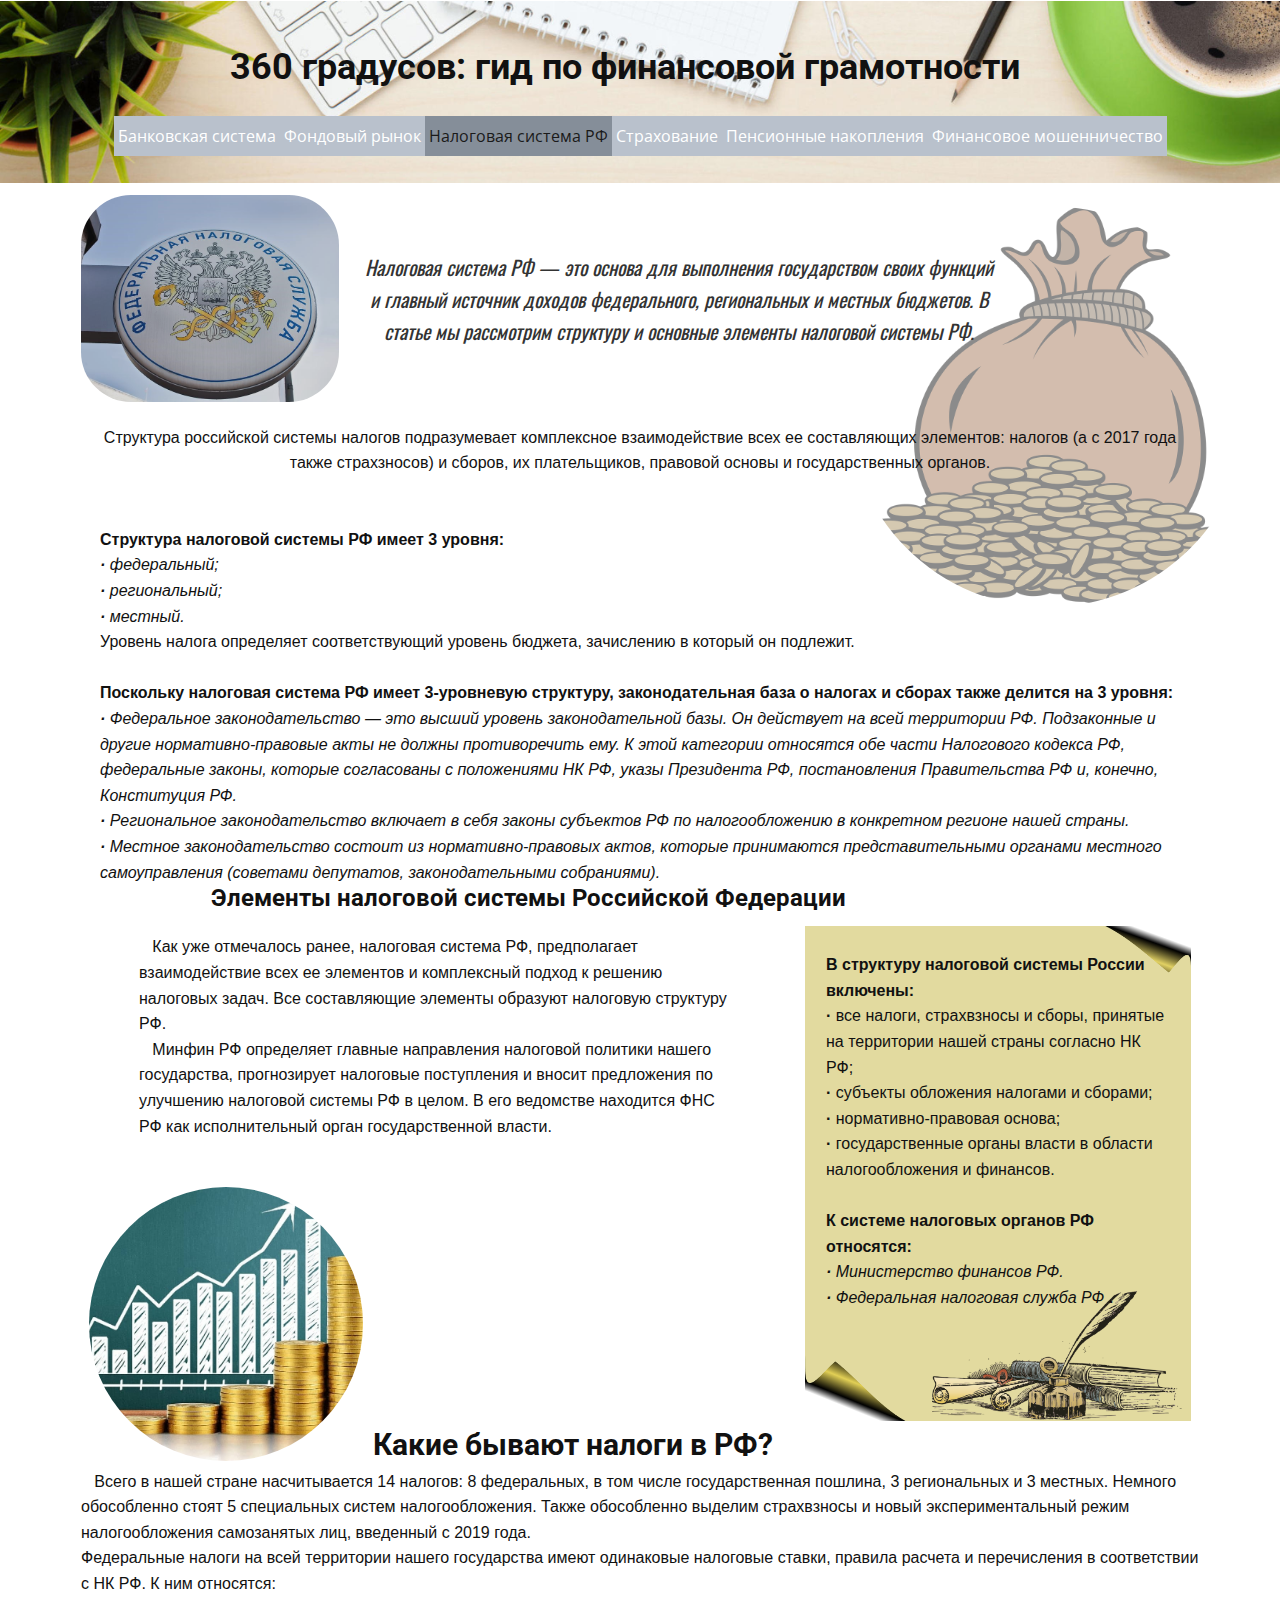
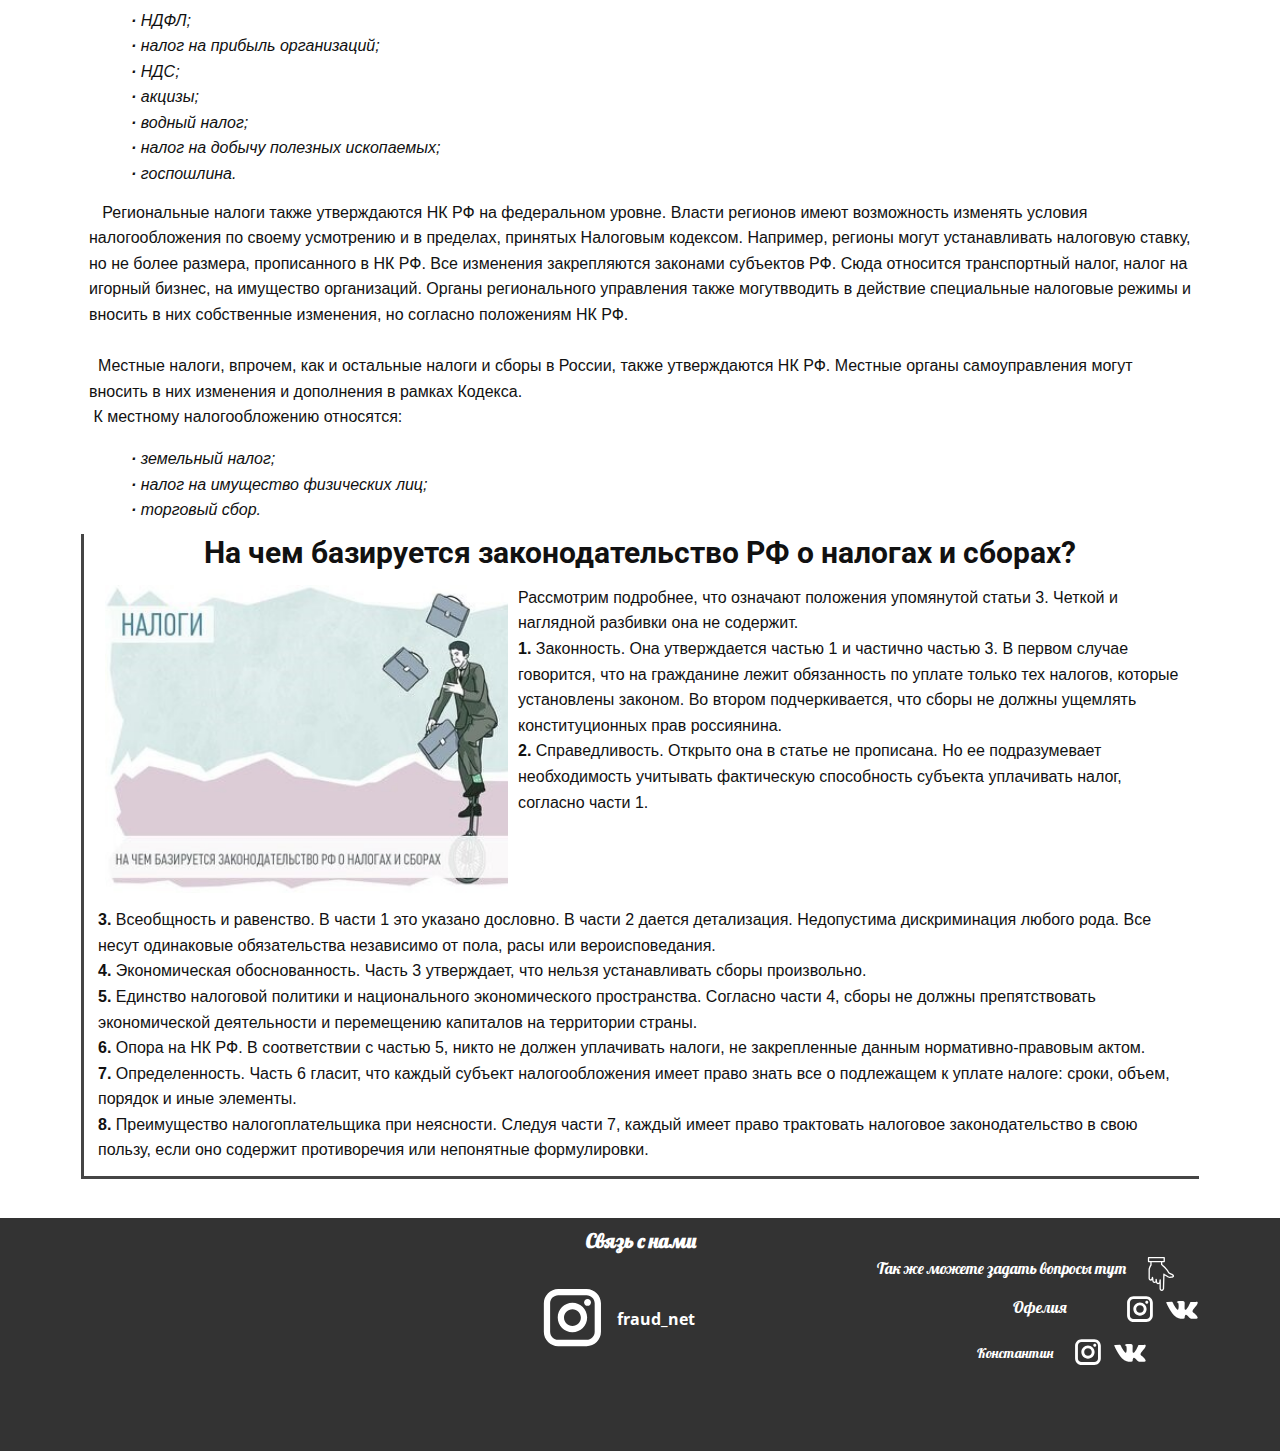
<file: Налоговая-система-РФ.html>
<!DOCTYPE html>
<html style="font-size: 16px;">
  <head>
    <meta name="viewport" content="width=device-width, initial-scale=1.0">
    <meta charset="utf-8">
    <meta name="keywords" content="Ещкеремндэле">
    <meta name="description" content="">
    <meta name="page_type" content="np-template-header-footer-from-plugin">
    <title>Налоговая система РФ</title>
    <link rel="stylesheet" href="nicepage.css" media="screen">
<link rel="stylesheet" href="Налоговая-система-РФ.css" media="screen">
    <script class="u-script" type="text/javascript" src="jquery.js" defer=""></script>
    <script class="u-script" type="text/javascript" src="nicepage.js" defer=""></script>
    <meta name="generator" content="Nicepage 3.3.3, nicepage.com">
    <link id="u-theme-google-font" rel="stylesheet" href="https://fonts.googleapis.com/css?family=Roboto:100,100i,300,300i,400,400i,500,500i,700,700i,900,900i|Open+Sans:300,300i,400,400i,600,600i,700,700i,800,800i">
    <link id="u-page-google-font" rel="stylesheet" href="https://fonts.googleapis.com/css?family=Oswald:200,300,400,500,600,700|Lobster:400">
    
    
    
    <script type="application/ld+json">{
		"@context": "http://schema.org",
		"@type": "Organization",
		"name": "",
		"url": "index.html",
		"sameAs": [
				"https://www.instagram.com/fraud_net/",
				"https://www.instagram.com/_ellegant__/",
				"https://vk.com/kostya_leonov_45",
				"https://www.instagram.com/_ofa_k/",
				"https://vk.com/ofelia4"
		]
}</script>
    <meta property="og:title" content="Налоговая система РФ">
    <meta property="og:type" content="website">
    <meta name="theme-color" content="#446d6b">
    <link rel="canonical" href="index.html">
    <meta property="og:url" content="index.html">
  </head>
  <body class="u-body"><header class="u-clearfix u-header u-header" id="sec-5c72"><img src="images/230.jpg" alt="" class="u-expanded-width u-image u-image-default u-image-1" data-image-width="3000" data-image-height="1000"><h1 class="u-heading-font u-text u-title u-text-1">360 градусов: гид по финансовой грамотности</h1><nav class="u-menu u-menu-dropdown u-offcanvas u-menu-1" data-responsive-from="MD">
        <div class="menu-collapse" style="font-size: 1rem; letter-spacing: 0px;">
          <a class="u-active-palette-5-dark-1 u-button-style u-custom-left-right-menu-spacing u-custom-padding-bottom u-custom-top-bottom-menu-spacing u-nav-link u-palette-5-base u-text-active-grey-90 u-text-body-alt-color u-text-hover-grey-50" href="#">
            <svg><use xmlns:xlink="http://www.w3.org/1999/xlink" xlink:href="#menu-hamburger"></use></svg>
            <svg version="1.1" xmlns="http://www.w3.org/2000/svg" xmlns:xlink="http://www.w3.org/1999/xlink"><defs><symbol id="menu-hamburger" viewBox="0 0 16 16" style="width: 16px; height: 16px;"><rect y="1" width="16" height="2"></rect><rect y="7" width="16" height="2"></rect><rect y="13" width="16" height="2"></rect>
</symbol>
</defs></svg>
          </a>
        </div>
        <div class="u-custom-menu u-nav-container">
          <ul class="u-nav u-unstyled u-nav-1"><li class="u-nav-item"><a class="u-active-palette-5-dark-1 u-button-style u-nav-link u-palette-5-base u-text-active-grey-90 u-text-body-alt-color u-text-hover-grey-50" href="Банковская-система.html" style="padding: 12px 4px;">Банковская система</a>
</li><li class="u-nav-item"><a class="u-active-palette-5-dark-1 u-button-style u-nav-link u-palette-5-base u-text-active-grey-90 u-text-body-alt-color u-text-hover-grey-50" href="Фондовый-рынок.html" style="padding: 12px 4px;">Фондовый рынок</a>
</li><li class="u-nav-item"><a class="u-active-palette-5-dark-1 u-button-style u-nav-link u-palette-5-base u-text-active-grey-90 u-text-body-alt-color u-text-hover-grey-50" href="Налоговая-система-РФ.html" style="padding: 12px 4px;">Налоговая система РФ</a>
</li><li class="u-nav-item"><a class="u-active-palette-5-dark-1 u-button-style u-nav-link u-palette-5-base u-text-active-grey-90 u-text-body-alt-color u-text-hover-grey-50" href="Страхование.html" style="padding: 12px 4px;">Страхование</a>
</li><li class="u-nav-item"><a class="u-active-palette-5-dark-1 u-button-style u-nav-link u-palette-5-base u-text-active-grey-90 u-text-body-alt-color u-text-hover-grey-50" href="Пенсионные-накопления.html" style="padding: 12px 4px;">Пенсионные накопления</a>
</li><li class="u-nav-item"><a class="u-active-palette-5-dark-1 u-button-style u-nav-link u-palette-5-base u-text-active-grey-90 u-text-body-alt-color u-text-hover-grey-50" href="Финансовое-мошенничество.html" style="padding: 12px 4px;">Финансовое мошенничество</a>
</li></ul>
        </div>
        <div class="u-custom-menu u-nav-container-collapse">
          <div class="u-black u-container-style u-inner-container-layout u-opacity u-opacity-95 u-sidenav">
            <div class="u-sidenav-overflow">
              <div class="u-menu-close"></div>
              <ul class="u-align-center u-nav u-popupmenu-items u-unstyled u-nav-2"><li class="u-nav-item"><a class="u-button-style u-nav-link" href="Банковская-система.html" style="padding: 12px 4px;">Банковская система</a>
</li><li class="u-nav-item"><a class="u-button-style u-nav-link" href="Фондовый-рынок.html" style="padding: 12px 4px;">Фондовый рынок</a>
</li><li class="u-nav-item"><a class="u-button-style u-nav-link" href="Налоговая-система-РФ.html" style="padding: 12px 4px;">Налоговая система РФ</a>
</li><li class="u-nav-item"><a class="u-button-style u-nav-link" href="Страхование.html" style="padding: 12px 4px;">Страхование</a>
</li><li class="u-nav-item"><a class="u-button-style u-nav-link" href="Пенсионные-накопления.html" style="padding: 12px 4px;">Пенсионные накопления</a>
</li><li class="u-nav-item"><a class="u-button-style u-nav-link" href="Финансовое-мошенничество.html" style="padding: 12px 4px;">Финансовое мошенничество</a>
</li></ul>
            </div>
          </div>
          <div class="u-black u-menu-overlay u-opacity u-opacity-70"></div>
        </div>
      </nav></header>
    <section class="u-align-center u-clearfix u-section-1" id="sec-fb28">
      <div class="u-clearfix u-sheet u-sheet-1">
        <div alt="" class="u-image u-image-circle u-opacity u-opacity-45 u-image-1" data-image-width="1280" data-image-height="1087"></div>
        <img src="images/714ebb43-3895-b7f8-f77f-bc3add85737a.jpg" alt="" class="u-image u-image-round u-opacity u-opacity-95 u-radius-50 u-image-2" data-image-width="866" data-image-height="577">
        <p class="u-custom-font u-font-oswald u-text u-text-grey-80 u-text-1">Налоговая система РФ — это основа для выполнения государством своих функций и главный источник доходов федерального, региональных и местных бюджетов. В статье мы рассмотрим структуру и основные элементы налоговой системы РФ.</p>
        <p class="u-align-center u-custom-font u-font-arial u-text u-text-2">Структура российской системы налогов подразумевает комплексное взаимодействие всех ее составляющих элементов: налогов (а с 2017 года также страхзносов) и сборов, их плательщиков, правовой основы и государственных органов.</p>
        <p class="u-align-left u-custom-font u-font-arial u-text u-text-3">
          <span style="font-weight: 700;">Структура налоговой системы РФ имеет 3 уровня:</span>
          <br>
          <span style="font-style: italic;">
            <span style="font-weight: 700;">·</span> федеральный;<br>
            <span style="font-weight: 700;">·</span> региональный;<br>
            <span style="font-weight: 700;">·</span> местный.
          </span>
          <br>Уровень налога определяет соответствующий уровень бюджета, зачислению в который он подлежит.<br>
          <br>
          <span style="font-weight: 700;">Поскольку налоговая система РФ имеет 3-уровневую структуру, законодательная база о налогах и сборах также делится на 3 уровня:</span>
          <br>
          <span style="font-style: italic;">
            <span style="font-weight: 700;">·</span> Федеральное законодательство — это высший уровень законодательной базы. Он действует на всей территории РФ. Подзаконные и другие нормативно-правовые акты не должны противоречить ему. К этой категории относятся обе части Налогового кодекса РФ, федеральные законы, которые согласованы с положениями НК РФ, указы Президента РФ, постановления Правительства РФ и, конечно, Конституция РФ.<br>
            <span style="font-weight: 700;">·</span> Региональное законодательство включает в себя законы субъектов РФ по налогообложению в конкретном регионе нашей страны.<br>
            <span style="font-weight: 700;">·</span> Местное законодательство состоит из нормативно-правовых актов, которые принимаются представительными органами местного самоуправления (советами депутатов, законодательными собраниями).
          </span>
        </p>
        <h1 class="u-heading-font u-text u-title u-text-4">Элементы налоговой системы Российской Федерации </h1>
        <p class="u-align-left u-custom-font u-font-arial u-text u-text-5">&nbsp; &nbsp;Как уже отмечалось ранее, налоговая система РФ, предполагает взаимодействие всех ее элементов и комплексный подход к решению налоговых задач. Все составляющие элементы образуют налоговую структуру РФ.<br>&nbsp; &nbsp;Минфин РФ определяет главные направления налоговой политики нашего государства, прогнозирует налоговые поступления и вносит предложения по улучшению налоговой системы РФ в целом. В его ведомстве находится ФНС РФ как исполнительный орган государственной власти.
        </p>
        <img class="u-expand-resize u-image u-image-3" src="images/stationery-243352_1920.png" data-image-width="1411" data-image-height="1920">
        <p class="u-align-left u-custom-font u-font-arial u-text u-text-6">В структуру налоговой системы России включены:<br>
          <span style="font-weight: 400;">
            <span style="font-weight: 700;">·</span> все налоги, страхвзносы и сборы, принятые на территории нашей страны согласно НК РФ;<br>
            <span style="font-weight: 700;">·</span> субъекты обложения налогами и сборами;<br>
            <span style="font-weight: 700;">·</span> нормативно-правовая основа;<br>
            <span style="font-weight: 700;">·</span> государственные органы власти в области налогообложения и финансов.<br>
          </span>
          <br>К системе налоговых органов РФ относятся:<br>
          <span style="font-style: italic;">·</span>
          <span style="font-style: italic; font-weight: 400;"> Министерство финансов РФ.<br>
            <span style="font-weight: 700;">·</span> Федеральная налоговая служба РФ
          </span>.
        </p>
        <img src="images/writing-1043622_1920.png" alt="" class="u-image u-image-default u-opacity u-opacity-85 u-image-4" data-image-width="1920" data-image-height="990">
        <div alt="" class="u-image u-image-circle u-image-5" data-image-width="1080" data-image-height="699"></div>
        <h1 class="u-align-center u-heading-font u-text u-title u-text-7">Какие бывают налоги в РФ?</h1>
        <p class="u-align-left u-custom-font u-font-arial u-text u-text-8">&nbsp; &nbsp;Всего в нашей стране насчитывается 14 на​логов: 8 федеральных, в том числе государственная пошлина, 3 региональных и 3 местных. Немного обособленно стоят 5 специальных систем налогообложения. Также обособленно выделим страхвзносы и новый экспериментальный режим налогообложения самозанятых лиц, введенный с 2019 года.<br>Федеральные налоги на всей территории нашего государства имеют одинаковые налоговые ставки, правила расчета и перечисления в соответствии с НК РФ. К ним относятся:<br>
        </p>
        <p class="u-align-left u-custom-font u-font-arial u-text u-text-9">
          <span style="font-weight: 700;">
            <span style="font-weight: 700;">·</span>
          </span>НДФЛ;<br>
          <span style="font-weight: 700;">· </span>налог на прибыль организаций;<br>
          <span style="font-weight: 700;">·</span> НДС;<br>
          <span style="font-weight: 700;">·</span> акцизы;<br>
          <span style="font-weight: 700;">·</span> водный налог;<br>
          <span style="font-weight: 700;">·</span> налог на добычу полезных ископаемых;<br>
          <span style="font-weight: 700;">·</span> госпошлина.
        </p>
        <p class="u-align-left u-custom-font u-font-arial u-text u-text-10">&nbsp; &nbsp;Региональные налоги также утверждаются НК РФ на федеральном уровне. Власти регионов имеют возможность изменять условия налогообложения по своему усмотрению и в пределах, принятых Налоговым кодексом. Например, регионы могут устанавливать налоговую ставку, но не более размера, прописанного в НК РФ. Все изменения закрепляются законами субъектов РФ. Сюда относится транспортный налог, налог на игорный бизнес, на имущество организаций. Органы регионального управления также могутвводить в действие специальные налоговые режимы и вносить в них собственные изменения, но согласно положениям НК РФ.<br>
          <br>&nbsp; Местные налоги, впрочем, как и остальные налоги и сборы в России, также утверждаются НК РФ. Местные органы самоуправления могут вносить в них изменения и дополнения в рамках Кодекса.<br>&nbsp;К местному налогообложению относятся:<br>
        </p>
        <p class="u-align-left u-custom-font u-font-arial u-text u-text-11">
          <span style="font-weight: 700;">· </span>земельный налог;<br>
          <span style="font-weight: 700;">· </span>налог на имущество физических лиц;<br>
          <span style="font-weight: 700;">· </span>торговый сбор.
        </p>
        <h1 class="u-align-center u-heading-font u-text u-title u-text-12">На чем базируется законодательство РФ о налогах и сборах​?</h1>
        <img src="images/9c4a1e78-f07b-b462-32fc-ca20cb5e6ee3.jpg" alt="" class="u-image u-image-default u-image-6" data-image-width="444" data-image-height="286">
        <p class="u-align-left u-custom-font u-font-arial u-text u-text-13">Рассмотрим подробнее, что означают положения упомянутой статьи 3. Четкой и наглядной разбивки она не содержит.<br>
          <span style="font-weight: 700;">1.</span> Законность. Она утверждается частью 1 и частично частью 3. В первом случае говорится, что на гражданине лежит обязанность по уплате только тех налогов, которые установлены законом. Во втором подчеркивается, что сборы не должны ущемлять конституционных прав россиянина.<br>
          <span style="font-weight: 700;">2. </span>Справедливость. Открыто она в статье не прописана. Но ее подразумевает необходимость учитывать фактическую способность субъекта уплачивать налог, согласно части 1.<br>
        </p>
        <p class="u-align-left u-custom-font u-font-arial u-text u-text-14">
          <span style="font-weight: 700;">3.</span>&nbsp;Всеобщность и равенство. В части 1 это указано дословно. В части 2 дается детализация. Недопустима дискриминация любого рода. Все несут одинаковые обязательства независимо от пола, расы или вероисповедания.<br>
          <span style="font-weight: 700;">4.</span>&nbsp;Экономическая обоснованность. Часть 3 утверждает, что нельзя устанавливать сборы произвольно.<br>
          <span style="font-weight: 700;">5.</span>&nbsp;Единство налоговой политики и национального экономического пространства. Согласно части 4, сборы не должны препятствовать экономической деятельности и перемещению капиталов на территории страны.<br>
          <span style="font-weight: 700;">6.</span>&nbsp;Опора на НК РФ. В соответствии с частью 5, никто не должен уплачивать налоги, не закрепленные данным нормативно-правовым актом.<br>
          <span style="font-weight: 700;">7.</span>&nbsp;Определенность. Часть 6 гласит, что каждый субъект налогообложения имеет право знать все о подлежащем к уплате налоге: сроки, объем, порядок и иные элементы.<br>
          <span style="font-weight: 700;">8.&nbsp;</span>Преимущество налогоплательщика при неясности. Следуя части 7, каждый имеет право трактовать налоговое законодательство в свою пользу, если оно содержит противоречия или непонятные формулировки.
        </p>
        <div class="u-border-3 u-border-grey-dark-1 u-expanded-width-lg u-expanded-width-md u-expanded-width-sm u-expanded-width-xs u-shape u-shape-right u-shape-top u-shape-1"></div>
      </div>
    </section>
    
    
    
    <footer class="u-align-center u-clearfix u-footer u-grey-80 u-footer" id="sec-07fe"><div class="u-clearfix u-sheet u-sheet-1">
        <p class="u-align-center u-custom-font u-font-Lobster u-small-text u-text u-text-variant u-text-1">
          <span style="font-weight: 700;">Связь с нами</span>
          <span style="font-weight: 700;"></span>
        </p>
        <p class="u-align-center u-custom-font u-font-Lobster u-text u-text-2">Так же можете задать вопросы тут</p><span class="u-icon u-icon-circle u-text-white u-icon-1"><svg class="u-svg-link" preserveAspectRatio="xMidYMin slice" viewBox="0 0 52 52" style=""><use xmlns:xlink="http://www.w3.org/1999/xlink" xlink:href="#svg-cf3d"></use></svg><svg xmlns="http://www.w3.org/2000/svg" xmlns:xlink="http://www.w3.org/1999/xlink" version="1.1" xml:space="preserve" class="u-svg-content" viewBox="0 0 52 52" x="0px" y="0px" id="svg-cf3d" style="enable-background:new 0 0 52 52;"><g><path d="M45.861,28.127c-0.614-1.525-2.226-2.234-3.932-2.985c-1.683-0.741-3.422-1.507-4.077-3.035   c-1.41-3.292-8.243-9.459-9.886-10.912V8h2.967c0.553,0,1-0.447,1-1V1c0-0.553-0.447-1-1-1h-24c-0.553,0-1,0.447-1,1v6   c0,0.553,0.447,1,1,1h2.728v3.86c-1.664,2.28-2.657,6.387-2.7,6.567c-0.018,0.076-0.027,0.154-0.027,0.232v13.664   c0,2.283,1.498,3.817,3.728,3.817c0.806,0,1.416-0.378,1.878-0.926c0.015,0.171,0.023,0.319,0.023,0.438   c0,2.513,1.389,4.137,3.537,4.137c0.951,0,1.678-0.264,2.218-0.637c0.325,1.123,1.278,2.367,3.102,2.367   c1.002,0,1.773-0.298,2.347-0.676c0.025,3.723,0.053,7.862,0.053,8.106c0,1.035,1.241,3.049,3.518,3.049   c1.957,0,3.05-1.837,3.387-2.922c0.026-0.087,0.042-0.176,0.045-0.267l0.623-20.685c0.289,0.182,0.614,0.385,0.975,0.609   c0.896,0.56,1.847,1.152,2.514,1.597c1.521,1.015,2.723,1.815,4.555,1.815c3.341,0,5.446-0.609,6.259-1.81   C45.994,29.889,46.269,29.143,45.861,28.127z M7.933,2h22v4h-2.967H10.661H7.933V2z M44.035,29.217   c-0.303,0.448-1.872,0.931-4.602,0.931c-1.174,0-1.946-0.48-3.445-1.479c-0.68-0.453-1.65-1.059-2.564-1.629   c-0.979-0.611-2.09-1.305-2.356-1.516c-0.295-0.235-0.698-0.285-1.043-0.125c-0.343,0.159-0.567,0.499-0.579,0.877L28.772,48.59   C28.633,48.938,28.143,50,27.336,50c-1.127,0-1.501-1.051-1.517-1.051c-0.001,0-0.001,0-0.001,0.001   c0-0.472-0.094-14.066-0.094-14.066c-0.004-0.528-0.418-0.963-0.945-0.991c-0.528-0.05-0.985,0.356-1.048,0.882l-0.444,3.785   c-0.185,0.288-0.736,0.961-1.868,0.961c-1.01,0-1.198-0.837-1.24-1.268l-0.628-4.057c-0.08-0.521-0.536-0.894-1.077-0.843   c-0.524,0.047-0.924,0.493-0.911,1.021l0.063,2.595c-0.107,0.258-0.463,0.821-1.526,0.821c-1.271,0-1.537-1.162-1.537-2.137   c0-1.21-0.579-4.337-0.644-4.689c-0.093-0.49-0.55-0.857-1.026-0.815c-0.497,0.021-0.903,0.405-0.952,0.9   c-0.139,1.393-0.755,3.093-1.277,3.093c-1.428,0-1.728-0.988-1.728-1.817V18.78c0.311-1.255,1.285-4.459,2.502-5.947   c0.146-0.179,0.226-0.402,0.226-0.633V8h14.306v3.648c0,0.29,0.126,0.565,0.345,0.755c2.307,2.004,8.547,7.795,9.703,10.491   c0.966,2.254,3.167,3.224,5.109,4.078c1.322,0.582,2.572,1.133,2.882,1.901C44.103,29.116,44.055,29.187,44.035,29.217z"></path>
</g></svg></span>
        <div class="u-social-icons u-spacing-10 u-social-icons-1">
          <a class="u-social-url" target="_blank" href="https://www.instagram.com/fraud_net/"><span class="u-icon u-icon-circle u-social-instagram u-social-type-logo u-icon-2"><svg class="u-svg-link" preserveAspectRatio="xMidYMin slice" viewBox="0 0 112 112" style=""><use xmlns:xlink="http://www.w3.org/1999/xlink" xlink:href="#svg-145e"></use></svg><svg xmlns="http://www.w3.org/2000/svg" xmlns:xlink="http://www.w3.org/1999/xlink" version="1.1" xml:space="preserve" class="u-svg-content" viewBox="0 0 112 112" x="0px" y="0px" id="svg-145e"><path d="M55.9,32.9c-12.8,0-23.2,10.4-23.2,23.2s10.4,23.2,23.2,23.2s23.2-10.4,23.2-23.2S68.7,32.9,55.9,32.9z M55.9,69.4c-7.4,0-13.3-6-13.3-13.3c-0.1-7.4,6-13.3,13.3-13.3s13.3,6,13.3,13.3C69.3,63.5,63.3,69.4,55.9,69.4z"></path><path d="M79.7,26.8c-3,0-5.4,2.5-5.4,5.4s2.5,5.4,5.4,5.4c3,0,5.4-2.5,5.4-5.4S82.7,26.8,79.7,26.8z"></path><path d="M78.2,11H33.5C21,11,10.8,21.3,10.8,33.7v44.7c0,12.6,10.2,22.8,22.7,22.8h44.7c12.6,0,22.7-10.2,22.7-22.7 V33.7C100.8,21.1,90.6,11,78.2,11z M91,78.4c0,7.1-5.8,12.8-12.8,12.8H33.5c-7.1,0-12.8-5.8-12.8-12.8V33.7 c0-7.1,5.8-12.8,12.8-12.8h44.7c7.1,0,12.8,5.8,12.8,12.8V78.4z"></path></svg></span>
          </a>
        </div>
        <div class="u-social-icons u-spacing-10 u-social-icons-2">
          <a class="u-social-url" target="_blank" href="https://www.instagram.com/_ellegant__/"><span class="u-icon u-icon-circle u-social-instagram u-social-type-logo u-icon-3"><svg class="u-svg-link" preserveAspectRatio="xMidYMin slice" viewBox="0 0 112 112" style=""><use xmlns:xlink="http://www.w3.org/1999/xlink" xlink:href="#svg-dff9"></use></svg><svg xmlns="http://www.w3.org/2000/svg" xmlns:xlink="http://www.w3.org/1999/xlink" version="1.1" xml:space="preserve" class="u-svg-content" viewBox="0 0 112 112" x="0px" y="0px" id="svg-dff9"><path d="M55.9,32.9c-12.8,0-23.2,10.4-23.2,23.2s10.4,23.2,23.2,23.2s23.2-10.4,23.2-23.2S68.7,32.9,55.9,32.9z M55.9,69.4c-7.4,0-13.3-6-13.3-13.3c-0.1-7.4,6-13.3,13.3-13.3s13.3,6,13.3,13.3C69.3,63.5,63.3,69.4,55.9,69.4z"></path><path d="M79.7,26.8c-3,0-5.4,2.5-5.4,5.4s2.5,5.4,5.4,5.4c3,0,5.4-2.5,5.4-5.4S82.7,26.8,79.7,26.8z"></path><path d="M78.2,11H33.5C21,11,10.8,21.3,10.8,33.7v44.7c0,12.6,10.2,22.8,22.7,22.8h44.7c12.6,0,22.7-10.2,22.7-22.7 V33.7C100.8,21.1,90.6,11,78.2,11z M91,78.4c0,7.1-5.8,12.8-12.8,12.8H33.5c-7.1,0-12.8-5.8-12.8-12.8V33.7 c0-7.1,5.8-12.8,12.8-12.8h44.7c7.1,0,12.8,5.8,12.8,12.8V78.4z"></path></svg></span>
          </a>
          <a class="u-social-url" target="_blank" href="https://vk.com/kostya_leonov_45"><span class="u-icon u-icon-circle u-social-type-logo u-social-vk u-icon-4"><svg class="u-svg-link" preserveAspectRatio="xMidYMin slice" viewBox="0 0 112 112" style=""><use xmlns:xlink="http://www.w3.org/1999/xlink" xlink:href="#svg-4db3"></use></svg><svg xmlns="http://www.w3.org/2000/svg" xmlns:xlink="http://www.w3.org/1999/xlink" version="1.1" xml:space="preserve" class="u-svg-content" viewBox="0 0 112 112" x="0px" y="0px" id="svg-4db3"><path d="M106,90.1l-14.6,0.1c0,0-3.1,0.6-7.3-2.2c-5.5-3.7-10.8-13.4-14.8-12.1c-4,1.3-3.9,10-3.9,10s0,1.9-0.9,2.8 c-1,1-3,1.3-3,1.3H55c0,0-14.5,0.9-27.3-12.3C13.7,63.5,1.3,35,1.3,35s-0.7-1.9,0-2.8c0.9-1,3.3-1,3.3-1L20.3,31c0,0,1.5,0.3,2.5,1 c0.9,0.6,1.3,1.8,1.3,1.8s2.5,6.4,6,12.1c6.6,11.2,9.6,13.7,11.8,12.4c3.3-1.8,2.2-15.8,2.2-15.8s0-5.2-1.6-7.4 c-1.3-1.8-3.7-2.2-4.9-2.4c-0.9-0.1,0.6-2.2,2.4-3.1c2.8-1.3,7.8-1.5,13.7-1.3c4.6,0,6,0.3,7.8,0.7c5.4,1.3,3.6,6.4,3.6,18.3 c0,3.8-0.7,9.3,2.1,11.1c1.2,0.7,4.2,0.1,11.5-12.3c3.4-5.9,6.1-12.7,6.1-12.7s0.6-1.2,1.5-1.8c0.9-0.6,2.1-0.4,2.1-0.4l16.6-0.1 c0,0,4.9-0.6,5.8,1.6c0.9,2.4-1.8,7.8-8.7,16.7C91.1,64.1,89.7,62.8,99,71.2c8.8,8.1,10.6,12,10.9,12.6 C113.8,89.7,106,90.1,106,90.1z"></path></svg></span>
          </a>
        </div>
        <p class="u-align-center u-custom-font u-font-Lobster u-text u-text-3">Офелия</p>
        <p class="u-align-center u-custom-font u-font-Lobster u-text u-text-4">Константин</p>
        <a href="https://www.instagram.com/fraud_net/" class="u-btn u-button-style u-none u-text-hover-palette-4-base u-text-white u-btn-1">fraud_net</a>
        <div class="u-social-icons u-spacing-10 u-social-icons-3">
          <a class="u-social-url" target="_blank" href="https://www.instagram.com/_ofa_k/"><span class="u-icon u-icon-circle u-social-instagram u-social-type-logo u-icon-5"><svg class="u-svg-link" preserveAspectRatio="xMidYMin slice" viewBox="0 0 112 112" style=""><use xmlns:xlink="http://www.w3.org/1999/xlink" xlink:href="#svg-d794"></use></svg><svg xmlns="http://www.w3.org/2000/svg" xmlns:xlink="http://www.w3.org/1999/xlink" version="1.1" xml:space="preserve" class="u-svg-content" viewBox="0 0 112 112" x="0px" y="0px" id="svg-d794"><path d="M55.9,32.9c-12.8,0-23.2,10.4-23.2,23.2s10.4,23.2,23.2,23.2s23.2-10.4,23.2-23.2S68.7,32.9,55.9,32.9z M55.9,69.4c-7.4,0-13.3-6-13.3-13.3c-0.1-7.4,6-13.3,13.3-13.3s13.3,6,13.3,13.3C69.3,63.5,63.3,69.4,55.9,69.4z"></path><path d="M79.7,26.8c-3,0-5.4,2.5-5.4,5.4s2.5,5.4,5.4,5.4c3,0,5.4-2.5,5.4-5.4S82.7,26.8,79.7,26.8z"></path><path d="M78.2,11H33.5C21,11,10.8,21.3,10.8,33.7v44.7c0,12.6,10.2,22.8,22.7,22.8h44.7c12.6,0,22.7-10.2,22.7-22.7 V33.7C100.8,21.1,90.6,11,78.2,11z M91,78.4c0,7.1-5.8,12.8-12.8,12.8H33.5c-7.1,0-12.8-5.8-12.8-12.8V33.7 c0-7.1,5.8-12.8,12.8-12.8h44.7c7.1,0,12.8,5.8,12.8,12.8V78.4z"></path></svg></span>
          </a>
          <a class="u-social-url" target="_blank" href="https://vk.com/ofelia4"><span class="u-icon u-icon-circle u-social-type-logo u-social-vk u-icon-6"><svg class="u-svg-link" preserveAspectRatio="xMidYMin slice" viewBox="0 0 112 112" style=""><use xmlns:xlink="http://www.w3.org/1999/xlink" xlink:href="#svg-5b61"></use></svg><svg xmlns="http://www.w3.org/2000/svg" xmlns:xlink="http://www.w3.org/1999/xlink" version="1.1" xml:space="preserve" class="u-svg-content" viewBox="0 0 112 112" x="0px" y="0px" id="svg-5b61"><path d="M106,90.1l-14.6,0.1c0,0-3.1,0.6-7.3-2.2c-5.5-3.7-10.8-13.4-14.8-12.1c-4,1.3-3.9,10-3.9,10s0,1.9-0.9,2.8 c-1,1-3,1.3-3,1.3H55c0,0-14.5,0.9-27.3-12.3C13.7,63.5,1.3,35,1.3,35s-0.7-1.9,0-2.8c0.9-1,3.3-1,3.3-1L20.3,31c0,0,1.5,0.3,2.5,1 c0.9,0.6,1.3,1.8,1.3,1.8s2.5,6.4,6,12.1c6.6,11.2,9.6,13.7,11.8,12.4c3.3-1.8,2.2-15.8,2.2-15.8s0-5.2-1.6-7.4 c-1.3-1.8-3.7-2.2-4.9-2.4c-0.9-0.1,0.6-2.2,2.4-3.1c2.8-1.3,7.8-1.5,13.7-1.3c4.6,0,6,0.3,7.8,0.7c5.4,1.3,3.6,6.4,3.6,18.3 c0,3.8-0.7,9.3,2.1,11.1c1.2,0.7,4.2,0.1,11.5-12.3c3.4-5.9,6.1-12.7,6.1-12.7s0.6-1.2,1.5-1.8c0.9-0.6,2.1-0.4,2.1-0.4l16.6-0.1 c0,0,4.9-0.6,5.8,1.6c0.9,2.4-1.8,7.8-8.7,16.7C91.1,64.1,89.7,62.8,99,71.2c8.8,8.1,10.6,12,10.9,12.6 C113.8,89.7,106,90.1,106,90.1z"></path></svg></span>
          </a>
        </div>
      </div></footer>
    </section><span style="height: 64px; width: 64px; margin-left: 0px; margin-right: auto; margin-top: 0px; background-image: none; right: 20px; bottom: 20px" class="u-back-to-top u-icon u-icon-circle u-opacity u-opacity-85 u-palette-4-base u-spacing-15" data-href="#">
        <svg class="u-svg-link" preserveAspectRatio="xMidYMin slice" viewBox="0 0 551.13 551.13"><use xmlns:xlink="http://www.w3.org/1999/xlink" xlink:href="#svg-1d98"></use></svg>
        <svg class="u-svg-content" enable-background="new 0 0 551.13 551.13" viewBox="0 0 551.13 551.13" xmlns="http://www.w3.org/2000/svg" id="svg-1d98"><path d="m275.565 189.451 223.897 223.897h51.668l-275.565-275.565-275.565 275.565h51.668z"></path></svg>
    </span>
  </body>
</html>
</file>
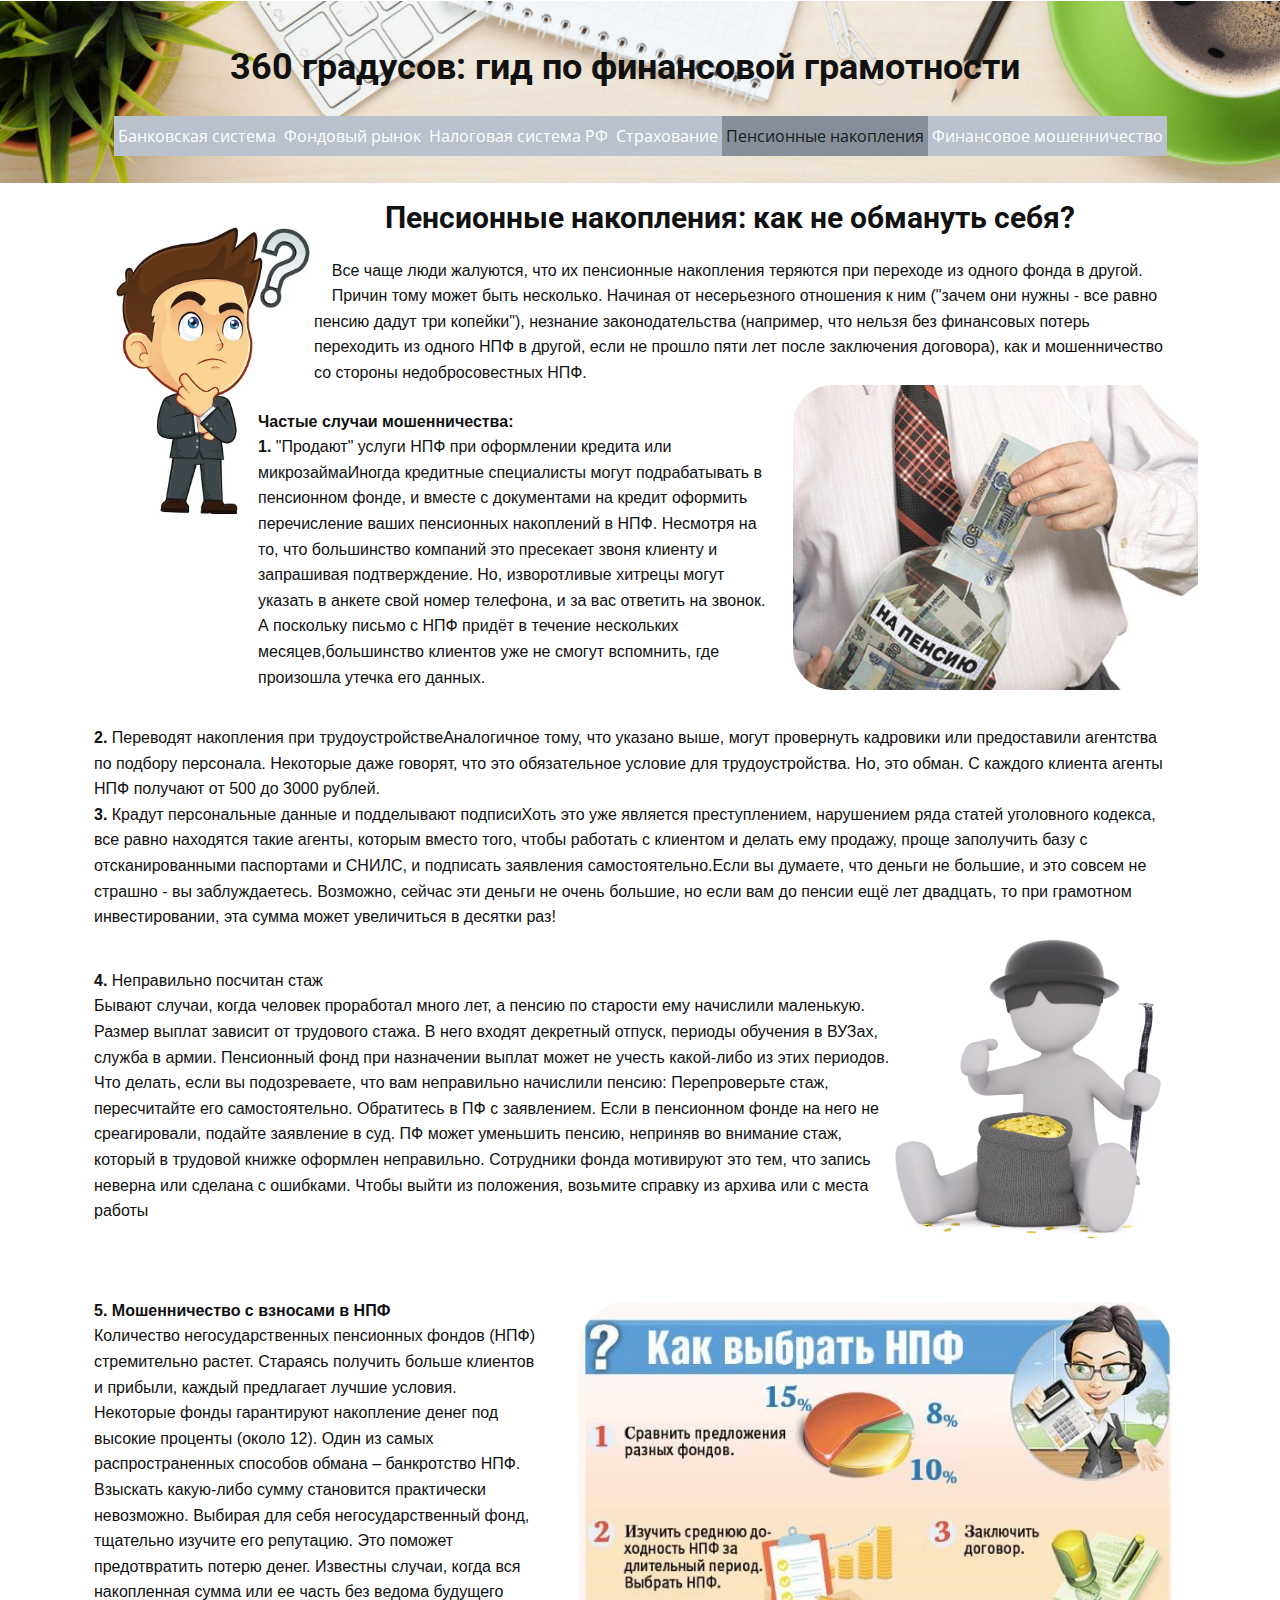
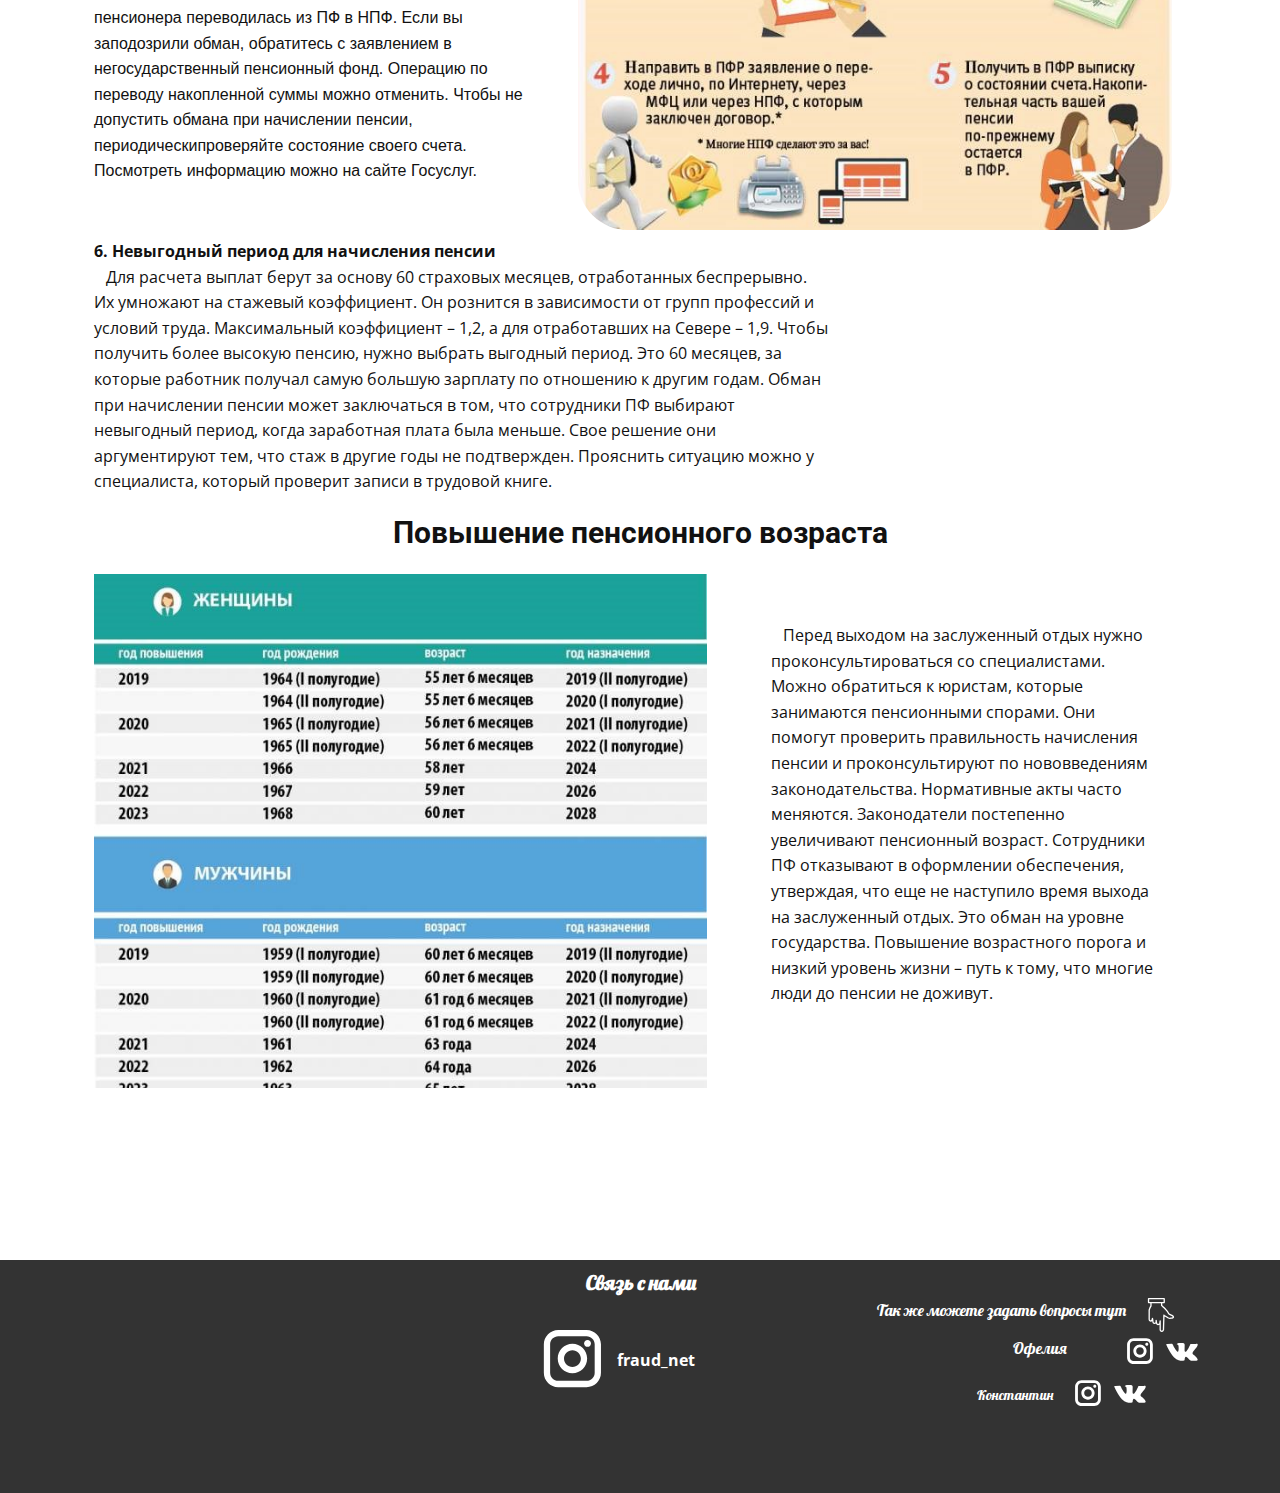
<file: Пенсионные-накопления.html>
<!DOCTYPE html>
<html style="font-size: 16px;">
  <head>
    <meta name="viewport" content="width=device-width, initial-scale=1.0">
    <meta charset="utf-8">
    <meta name="keywords" content="Ещкеремндэле">
    <meta name="description" content="">
    <meta name="page_type" content="np-template-header-footer-from-plugin">
    <title>Пенсионные накопления</title>
    <link rel="stylesheet" href="nicepage.css" media="screen">
<link rel="stylesheet" href="Пенсионные-накопления.css" media="screen">
    <script class="u-script" type="text/javascript" src="jquery.js" defer=""></script>
    <script class="u-script" type="text/javascript" src="nicepage.js" defer=""></script>
    <meta name="generator" content="Nicepage 3.3.3, nicepage.com">
    <link id="u-theme-google-font" rel="stylesheet" href="https://fonts.googleapis.com/css?family=Roboto:100,100i,300,300i,400,400i,500,500i,700,700i,900,900i|Open+Sans:300,300i,400,400i,600,600i,700,700i,800,800i">
    <link id="u-page-google-font" rel="stylesheet" href="https://fonts.googleapis.com/css?family=Lobster:400">
    
    
    
    <script type="application/ld+json">{
		"@context": "http://schema.org",
		"@type": "Organization",
		"name": "",
		"url": "index.html",
		"sameAs": [
				"https://www.instagram.com/fraud_net/",
				"https://www.instagram.com/_ellegant__/",
				"https://vk.com/kostya_leonov_45",
				"https://www.instagram.com/_ofa_k/",
				"https://vk.com/ofelia4"
		]
}</script>
    <meta property="og:title" content="Пенсионные накопления">
    <meta property="og:type" content="website">
    <meta name="theme-color" content="#446d6b">
    <link rel="canonical" href="index.html">
    <meta property="og:url" content="index.html">
  </head>
  <body class="u-body"><header class="u-clearfix u-header u-header" id="sec-5c72"><img src="images/230.jpg" alt="" class="u-expanded-width u-image u-image-default u-image-1" data-image-width="3000" data-image-height="1000"><h1 class="u-heading-font u-text u-title u-text-1">360 градусов: гид по финансовой грамотности</h1><nav class="u-menu u-menu-dropdown u-offcanvas u-menu-1" data-responsive-from="MD">
        <div class="menu-collapse" style="font-size: 1rem; letter-spacing: 0px;">
          <a class="u-active-palette-5-dark-1 u-button-style u-custom-left-right-menu-spacing u-custom-padding-bottom u-custom-top-bottom-menu-spacing u-nav-link u-palette-5-base u-text-active-grey-90 u-text-body-alt-color u-text-hover-grey-50" href="#">
            <svg><use xmlns:xlink="http://www.w3.org/1999/xlink" xlink:href="#menu-hamburger"></use></svg>
            <svg version="1.1" xmlns="http://www.w3.org/2000/svg" xmlns:xlink="http://www.w3.org/1999/xlink"><defs><symbol id="menu-hamburger" viewBox="0 0 16 16" style="width: 16px; height: 16px;"><rect y="1" width="16" height="2"></rect><rect y="7" width="16" height="2"></rect><rect y="13" width="16" height="2"></rect>
</symbol>
</defs></svg>
          </a>
        </div>
        <div class="u-custom-menu u-nav-container">
          <ul class="u-nav u-unstyled u-nav-1"><li class="u-nav-item"><a class="u-active-palette-5-dark-1 u-button-style u-nav-link u-palette-5-base u-text-active-grey-90 u-text-body-alt-color u-text-hover-grey-50" href="Банковская-система.html" style="padding: 12px 4px;">Банковская система</a>
</li><li class="u-nav-item"><a class="u-active-palette-5-dark-1 u-button-style u-nav-link u-palette-5-base u-text-active-grey-90 u-text-body-alt-color u-text-hover-grey-50" href="Фондовый-рынок.html" style="padding: 12px 4px;">Фондовый рынок</a>
</li><li class="u-nav-item"><a class="u-active-palette-5-dark-1 u-button-style u-nav-link u-palette-5-base u-text-active-grey-90 u-text-body-alt-color u-text-hover-grey-50" href="Налоговая-система-РФ.html" style="padding: 12px 4px;">Налоговая система РФ</a>
</li><li class="u-nav-item"><a class="u-active-palette-5-dark-1 u-button-style u-nav-link u-palette-5-base u-text-active-grey-90 u-text-body-alt-color u-text-hover-grey-50" href="Страхование.html" style="padding: 12px 4px;">Страхование</a>
</li><li class="u-nav-item"><a class="u-active-palette-5-dark-1 u-button-style u-nav-link u-palette-5-base u-text-active-grey-90 u-text-body-alt-color u-text-hover-grey-50" href="Пенсионные-накопления.html" style="padding: 12px 4px;">Пенсионные накопления</a>
</li><li class="u-nav-item"><a class="u-active-palette-5-dark-1 u-button-style u-nav-link u-palette-5-base u-text-active-grey-90 u-text-body-alt-color u-text-hover-grey-50" href="Финансовое-мошенничество.html" style="padding: 12px 4px;">Финансовое мошенничество</a>
</li></ul>
        </div>
        <div class="u-custom-menu u-nav-container-collapse">
          <div class="u-black u-container-style u-inner-container-layout u-opacity u-opacity-95 u-sidenav">
            <div class="u-sidenav-overflow">
              <div class="u-menu-close"></div>
              <ul class="u-align-center u-nav u-popupmenu-items u-unstyled u-nav-2"><li class="u-nav-item"><a class="u-button-style u-nav-link" href="Банковская-система.html" style="padding: 12px 4px;">Банковская система</a>
</li><li class="u-nav-item"><a class="u-button-style u-nav-link" href="Фондовый-рынок.html" style="padding: 12px 4px;">Фондовый рынок</a>
</li><li class="u-nav-item"><a class="u-button-style u-nav-link" href="Налоговая-система-РФ.html" style="padding: 12px 4px;">Налоговая система РФ</a>
</li><li class="u-nav-item"><a class="u-button-style u-nav-link" href="Страхование.html" style="padding: 12px 4px;">Страхование</a>
</li><li class="u-nav-item"><a class="u-button-style u-nav-link" href="Пенсионные-накопления.html" style="padding: 12px 4px;">Пенсионные накопления</a>
</li><li class="u-nav-item"><a class="u-button-style u-nav-link" href="Финансовое-мошенничество.html" style="padding: 12px 4px;">Финансовое мошенничество</a>
</li></ul>
            </div>
          </div>
          <div class="u-black u-menu-overlay u-opacity u-opacity-70"></div>
        </div>
      </nav></header>
    <section class="u-clearfix u-section-1" id="sec-92dc">
      <div class="u-clearfix u-sheet u-sheet-1">
        <img src="images/24a60dcf-b614-5e0d-d202-03495673e8f9.png" alt="" class="u-image u-image-default u-preserve-proportions u-image-1" data-image-width="900" data-image-height="900">
        <h2 class="u-align-center u-text u-text-1">Пенсионные накопления: как не обмануть себя?</h2>
        <p class="u-custom-font u-font-arial u-text u-text-2">&nbsp; &nbsp; Все чаще люди жалуются, что их пенсионные накопления теряются при переходе из одного фонда в другой.<br>&nbsp; &nbsp; Причин тому может быть несколько. Начиная от несерьезного отношения к ним ("зачем они нужны - все равно пенсию дадут три копейки"), незнание законодательства (например, что нельзя без финансовых потерь переходить из одного НПФ в другой, если не прошло пяти лет после заключения договора), как и мошенничество со стороны недобросовестных НПФ.
        </p>
        <p class="u-custom-font u-font-arial u-text u-text-3">
          <span style="font-weight: 700;">Частые случаи мошенничества:</span>
          <br>
          <span style="font-weight: 700;">1.</span> "Продают" услуги НПФ при оформлении кредита или микрозаймаИногда кредитные специалисты могут подрабатывать в пенсионном фонде, и вместе с документами на кредит оформить перечисление ваших пенсионных накоплений в НПФ. Несмотря на то, что большинство компаний это пресекает звоня клиенту и запрашивая подтверждение. Но, изворотливые хитрецы могут указать в анкете свой номер телефона, и за вас ответить на звонок. А поскольку письмо с НПФ придёт в течение нескольких месяцев,большинство клиентов уже не смогут вспомнить, где произошла утечка его данных.<br>
        </p>
        <img src="images/c8113acace2641e508597905c4ba0c19.jpg" alt="" class="u-image u-image-round u-opacity u-opacity-90 u-radius-40 u-image-2" data-image-width="800" data-image-height="600">
        <img src="images/white-male-1856203_1920.jpg" alt="" class="u-image u-image-default u-preserve-proportions u-image-3" data-image-width="1920" data-image-height="1920">
        <p class="u-custom-font u-font-arial u-text u-text-4">
          <span style="font-weight: 700;">2.</span>&nbsp;Переводят накопления при трудоустройствеАналогичное тому, что указано выше, могут провернуть кадровики или предоставили агентства по подбору персонала. Некоторые даже говорят, что это обязательное условие для трудоустройства. Но, это обман. С каждого клиента агенты НПФ получают от 500 до 3000 рублей.<br>
          <span style="font-weight: 700;">3.</span>&nbsp;Крадут персональные данные и подделывают подписиХоть это уже является преступлением, нарушением ряда статей уголовного кодекса, все равно находятся такие агенты, которым вместо того, чтобы работать с клиентом и делать ему продажу, проще заполучить базу с отсканированными паспортами и СНИЛС, и подписать заявления самостоятельно.Если вы думаете, что деньги не большие, и это совсем не страшно - вы заблуждаетесь. Возможно, сейчас эти деньги не очень большие, но если вам до пенсии ещё лет двадцать, то при грамотном инвестировании, эта сумма может увеличиться в десятки раз!
        </p>
        <p class="u-custom-font u-font-arial u-text u-text-5">
          <span style="font-weight: 700;">4.</span> Неправильно посчитан стаж<br>Бывают случаи, когда человек проработал много лет, а пенсию по старости ему начислили маленькую. Размер выплат зависит от трудового стажа. В него входят декретный отпуск, периоды обучения в ВУЗах, служба в армии. Пенсионный фонд при назначении выплат может не учесть какой-либо из этих периодов. Что делать, если вы подозреваете, что вам неправильно начислили пенсию: Перепроверьте стаж, пересчитайте его самостоятельно. Обратитесь в ПФ с заявлением. Если в пенсионном фонде на него не среагировали, подайте заявление в суд. ПФ может уменьшить пенсию, неприняв во внимание стаж, который в трудовой книжке оформлен неправильно. Сотрудники фонда мотивируют это тем, что запись неверна или сделана с ошибками. Чтобы выйти из положения, возьмите справку из архива или с места работы
        </p>
        <p class="u-custom-font u-font-arial u-text u-text-6">
          <span style="font-weight: 700;">5.</span>
          <span style="font-weight: 700;">Мошенничество с взносами в НПФ</span>
          <br>Количество негосударственных пенсионных фондов (НПФ) стремительно растет. Стараясь получить больше клиентов и прибыли, каждый предлагает лучшие условия. Некоторые фонды гарантируют накопление денег под высокие проценты (около 12). Один из самых распространенных способов обмана – банкротство НПФ. Взыскать какую-либо сумму становится практически невозможно. Выбирая для себя негосударственный фонд, тщательно изучите его репутацию. Это поможет предотвратить потерю денег. Известны случаи, когда вся накопленная сумма или ее часть без ведома будущего пенсионера переводилась из ПФ в НПФ. Если вы заподозрили обман, обратитесь с заявлением в негосударственный пенсионный фонд. Операцию по переводу накопленной суммы можно отменить. Чтобы не допустить обмана при начислении пенсии, периодическипроверяйте состояние своего счета. Посмотреть информацию можно на сайте Госуслуг.
        </p>
        <img src="images/97140e10-5968-1ba7-8ea1-21b3d080ff16.jpg" alt="" class="u-expanded-width-xs u-image u-image-round u-radius-50 u-image-4" data-image-width="700" data-image-height="579">
        <p class="u-text u-text-7">
          <span style="font-weight: 700;">6. Невыгодный период для начисления пенсии</span>
          <br>&nbsp; &nbsp;Для расчета выплат берут за основу 60 страховых месяцев, отработанных беспрерывно. Их умножают на стажевый коэффициент. Он рознится в зависимости от групп профессий и условий труда. Максимальный коэффициент – 1,2, а для отработавших на Севере – 1,9. Чтобы получить более высокую пенсию, нужно выбрать выгодный период. Это 60 месяцев, за которые работник получал самую большую зарплату по отношению к другим годам. Обман при начислении пенсии может заключаться в том, что сотрудники ПФ выбирают невыгодный период, когда заработная плата была меньше. Свое решение они аргументируют тем, что стаж в другие годы не подтвержден. Прояснить ситуацию можно у специалиста, который проверит записи в трудовой книге.
        </p>
        <h2 class="u-align-center u-text u-text-8">Повышение <span style="font-weight: 700;">пенсионного </span>возраста <span style="font-weight: 700;"></span>
        </h2>
        <p class="u-align-left u-text u-text-9">&nbsp; &nbsp;Перед выходом на заслуженный отдых нужно проконсультироваться со специалистами. Можно обратиться к юристам, которые занимаются пенсионными спорами. Они помогут проверить правильность начисления пенсии и проконсультируют по нововведениям законодательства. Нормативные акты часто меняются. Законодатели постепенно увеличивают пенсионный возраст. Сотрудники ПФ отказывают в оформлении обеспечения, утверждая, что еще не наступило время выхода на заслуженный отдых. Это обман на уровне государства. Повышение возрастного порога и низкий уровень жизни – путь к тому, что многие люди до пенсии не доживут.</p>
        <img src="images/cc51768b-068c-0034-2fb2-1c3cb84da8cc.jpg" alt="" class="u-expanded-width-xs u-image u-image-default u-image-5" data-image-width="700" data-image-height="630">
      </div>
    </section>
    
    
    
    <footer class="u-align-center u-clearfix u-footer u-grey-80 u-footer" id="sec-07fe"><div class="u-clearfix u-sheet u-sheet-1">
        <p class="u-align-center u-custom-font u-font-Lobster u-small-text u-text u-text-variant u-text-1">
          <span style="font-weight: 700;">Связь с нами</span>
          <span style="font-weight: 700;"></span>
        </p>
        <p class="u-align-center u-custom-font u-font-Lobster u-text u-text-2">Так же можете задать вопросы тут</p><span class="u-icon u-icon-circle u-text-white u-icon-1"><svg class="u-svg-link" preserveAspectRatio="xMidYMin slice" viewBox="0 0 52 52" style=""><use xmlns:xlink="http://www.w3.org/1999/xlink" xlink:href="#svg-cf3d"></use></svg><svg xmlns="http://www.w3.org/2000/svg" xmlns:xlink="http://www.w3.org/1999/xlink" version="1.1" xml:space="preserve" class="u-svg-content" viewBox="0 0 52 52" x="0px" y="0px" id="svg-cf3d" style="enable-background:new 0 0 52 52;"><g><path d="M45.861,28.127c-0.614-1.525-2.226-2.234-3.932-2.985c-1.683-0.741-3.422-1.507-4.077-3.035   c-1.41-3.292-8.243-9.459-9.886-10.912V8h2.967c0.553,0,1-0.447,1-1V1c0-0.553-0.447-1-1-1h-24c-0.553,0-1,0.447-1,1v6   c0,0.553,0.447,1,1,1h2.728v3.86c-1.664,2.28-2.657,6.387-2.7,6.567c-0.018,0.076-0.027,0.154-0.027,0.232v13.664   c0,2.283,1.498,3.817,3.728,3.817c0.806,0,1.416-0.378,1.878-0.926c0.015,0.171,0.023,0.319,0.023,0.438   c0,2.513,1.389,4.137,3.537,4.137c0.951,0,1.678-0.264,2.218-0.637c0.325,1.123,1.278,2.367,3.102,2.367   c1.002,0,1.773-0.298,2.347-0.676c0.025,3.723,0.053,7.862,0.053,8.106c0,1.035,1.241,3.049,3.518,3.049   c1.957,0,3.05-1.837,3.387-2.922c0.026-0.087,0.042-0.176,0.045-0.267l0.623-20.685c0.289,0.182,0.614,0.385,0.975,0.609   c0.896,0.56,1.847,1.152,2.514,1.597c1.521,1.015,2.723,1.815,4.555,1.815c3.341,0,5.446-0.609,6.259-1.81   C45.994,29.889,46.269,29.143,45.861,28.127z M7.933,2h22v4h-2.967H10.661H7.933V2z M44.035,29.217   c-0.303,0.448-1.872,0.931-4.602,0.931c-1.174,0-1.946-0.48-3.445-1.479c-0.68-0.453-1.65-1.059-2.564-1.629   c-0.979-0.611-2.09-1.305-2.356-1.516c-0.295-0.235-0.698-0.285-1.043-0.125c-0.343,0.159-0.567,0.499-0.579,0.877L28.772,48.59   C28.633,48.938,28.143,50,27.336,50c-1.127,0-1.501-1.051-1.517-1.051c-0.001,0-0.001,0-0.001,0.001   c0-0.472-0.094-14.066-0.094-14.066c-0.004-0.528-0.418-0.963-0.945-0.991c-0.528-0.05-0.985,0.356-1.048,0.882l-0.444,3.785   c-0.185,0.288-0.736,0.961-1.868,0.961c-1.01,0-1.198-0.837-1.24-1.268l-0.628-4.057c-0.08-0.521-0.536-0.894-1.077-0.843   c-0.524,0.047-0.924,0.493-0.911,1.021l0.063,2.595c-0.107,0.258-0.463,0.821-1.526,0.821c-1.271,0-1.537-1.162-1.537-2.137   c0-1.21-0.579-4.337-0.644-4.689c-0.093-0.49-0.55-0.857-1.026-0.815c-0.497,0.021-0.903,0.405-0.952,0.9   c-0.139,1.393-0.755,3.093-1.277,3.093c-1.428,0-1.728-0.988-1.728-1.817V18.78c0.311-1.255,1.285-4.459,2.502-5.947   c0.146-0.179,0.226-0.402,0.226-0.633V8h14.306v3.648c0,0.29,0.126,0.565,0.345,0.755c2.307,2.004,8.547,7.795,9.703,10.491   c0.966,2.254,3.167,3.224,5.109,4.078c1.322,0.582,2.572,1.133,2.882,1.901C44.103,29.116,44.055,29.187,44.035,29.217z"></path>
</g></svg></span>
        <div class="u-social-icons u-spacing-10 u-social-icons-1">
          <a class="u-social-url" target="_blank" href="https://www.instagram.com/fraud_net/"><span class="u-icon u-icon-circle u-social-instagram u-social-type-logo u-icon-2"><svg class="u-svg-link" preserveAspectRatio="xMidYMin slice" viewBox="0 0 112 112" style=""><use xmlns:xlink="http://www.w3.org/1999/xlink" xlink:href="#svg-145e"></use></svg><svg xmlns="http://www.w3.org/2000/svg" xmlns:xlink="http://www.w3.org/1999/xlink" version="1.1" xml:space="preserve" class="u-svg-content" viewBox="0 0 112 112" x="0px" y="0px" id="svg-145e"><path d="M55.9,32.9c-12.8,0-23.2,10.4-23.2,23.2s10.4,23.2,23.2,23.2s23.2-10.4,23.2-23.2S68.7,32.9,55.9,32.9z M55.9,69.4c-7.4,0-13.3-6-13.3-13.3c-0.1-7.4,6-13.3,13.3-13.3s13.3,6,13.3,13.3C69.3,63.5,63.3,69.4,55.9,69.4z"></path><path d="M79.7,26.8c-3,0-5.4,2.5-5.4,5.4s2.5,5.4,5.4,5.4c3,0,5.4-2.5,5.4-5.4S82.7,26.8,79.7,26.8z"></path><path d="M78.2,11H33.5C21,11,10.8,21.3,10.8,33.7v44.7c0,12.6,10.2,22.8,22.7,22.8h44.7c12.6,0,22.7-10.2,22.7-22.7 V33.7C100.8,21.1,90.6,11,78.2,11z M91,78.4c0,7.1-5.8,12.8-12.8,12.8H33.5c-7.1,0-12.8-5.8-12.8-12.8V33.7 c0-7.1,5.8-12.8,12.8-12.8h44.7c7.1,0,12.8,5.8,12.8,12.8V78.4z"></path></svg></span>
          </a>
        </div>
        <div class="u-social-icons u-spacing-10 u-social-icons-2">
          <a class="u-social-url" target="_blank" href="https://www.instagram.com/_ellegant__/"><span class="u-icon u-icon-circle u-social-instagram u-social-type-logo u-icon-3"><svg class="u-svg-link" preserveAspectRatio="xMidYMin slice" viewBox="0 0 112 112" style=""><use xmlns:xlink="http://www.w3.org/1999/xlink" xlink:href="#svg-dff9"></use></svg><svg xmlns="http://www.w3.org/2000/svg" xmlns:xlink="http://www.w3.org/1999/xlink" version="1.1" xml:space="preserve" class="u-svg-content" viewBox="0 0 112 112" x="0px" y="0px" id="svg-dff9"><path d="M55.9,32.9c-12.8,0-23.2,10.4-23.2,23.2s10.4,23.2,23.2,23.2s23.2-10.4,23.2-23.2S68.7,32.9,55.9,32.9z M55.9,69.4c-7.4,0-13.3-6-13.3-13.3c-0.1-7.4,6-13.3,13.3-13.3s13.3,6,13.3,13.3C69.3,63.5,63.3,69.4,55.9,69.4z"></path><path d="M79.7,26.8c-3,0-5.4,2.5-5.4,5.4s2.5,5.4,5.4,5.4c3,0,5.4-2.5,5.4-5.4S82.7,26.8,79.7,26.8z"></path><path d="M78.2,11H33.5C21,11,10.8,21.3,10.8,33.7v44.7c0,12.6,10.2,22.8,22.7,22.8h44.7c12.6,0,22.7-10.2,22.7-22.7 V33.7C100.8,21.1,90.6,11,78.2,11z M91,78.4c0,7.1-5.8,12.8-12.8,12.8H33.5c-7.1,0-12.8-5.8-12.8-12.8V33.7 c0-7.1,5.8-12.8,12.8-12.8h44.7c7.1,0,12.8,5.8,12.8,12.8V78.4z"></path></svg></span>
          </a>
          <a class="u-social-url" target="_blank" href="https://vk.com/kostya_leonov_45"><span class="u-icon u-icon-circle u-social-type-logo u-social-vk u-icon-4"><svg class="u-svg-link" preserveAspectRatio="xMidYMin slice" viewBox="0 0 112 112" style=""><use xmlns:xlink="http://www.w3.org/1999/xlink" xlink:href="#svg-4db3"></use></svg><svg xmlns="http://www.w3.org/2000/svg" xmlns:xlink="http://www.w3.org/1999/xlink" version="1.1" xml:space="preserve" class="u-svg-content" viewBox="0 0 112 112" x="0px" y="0px" id="svg-4db3"><path d="M106,90.1l-14.6,0.1c0,0-3.1,0.6-7.3-2.2c-5.5-3.7-10.8-13.4-14.8-12.1c-4,1.3-3.9,10-3.9,10s0,1.9-0.9,2.8 c-1,1-3,1.3-3,1.3H55c0,0-14.5,0.9-27.3-12.3C13.7,63.5,1.3,35,1.3,35s-0.7-1.9,0-2.8c0.9-1,3.3-1,3.3-1L20.3,31c0,0,1.5,0.3,2.5,1 c0.9,0.6,1.3,1.8,1.3,1.8s2.5,6.4,6,12.1c6.6,11.2,9.6,13.7,11.8,12.4c3.3-1.8,2.2-15.8,2.2-15.8s0-5.2-1.6-7.4 c-1.3-1.8-3.7-2.2-4.9-2.4c-0.9-0.1,0.6-2.2,2.4-3.1c2.8-1.3,7.8-1.5,13.7-1.3c4.6,0,6,0.3,7.8,0.7c5.4,1.3,3.6,6.4,3.6,18.3 c0,3.8-0.7,9.3,2.1,11.1c1.2,0.7,4.2,0.1,11.5-12.3c3.4-5.9,6.1-12.7,6.1-12.7s0.6-1.2,1.5-1.8c0.9-0.6,2.1-0.4,2.1-0.4l16.6-0.1 c0,0,4.9-0.6,5.8,1.6c0.9,2.4-1.8,7.8-8.7,16.7C91.1,64.1,89.7,62.8,99,71.2c8.8,8.1,10.6,12,10.9,12.6 C113.8,89.7,106,90.1,106,90.1z"></path></svg></span>
          </a>
        </div>
        <p class="u-align-center u-custom-font u-font-Lobster u-text u-text-3">Офелия</p>
        <p class="u-align-center u-custom-font u-font-Lobster u-text u-text-4">Константин</p>
        <a href="https://www.instagram.com/fraud_net/" class="u-btn u-button-style u-none u-text-hover-palette-4-base u-text-white u-btn-1">fraud_net</a>
        <div class="u-social-icons u-spacing-10 u-social-icons-3">
          <a class="u-social-url" target="_blank" href="https://www.instagram.com/_ofa_k/"><span class="u-icon u-icon-circle u-social-instagram u-social-type-logo u-icon-5"><svg class="u-svg-link" preserveAspectRatio="xMidYMin slice" viewBox="0 0 112 112" style=""><use xmlns:xlink="http://www.w3.org/1999/xlink" xlink:href="#svg-d794"></use></svg><svg xmlns="http://www.w3.org/2000/svg" xmlns:xlink="http://www.w3.org/1999/xlink" version="1.1" xml:space="preserve" class="u-svg-content" viewBox="0 0 112 112" x="0px" y="0px" id="svg-d794"><path d="M55.9,32.9c-12.8,0-23.2,10.4-23.2,23.2s10.4,23.2,23.2,23.2s23.2-10.4,23.2-23.2S68.7,32.9,55.9,32.9z M55.9,69.4c-7.4,0-13.3-6-13.3-13.3c-0.1-7.4,6-13.3,13.3-13.3s13.3,6,13.3,13.3C69.3,63.5,63.3,69.4,55.9,69.4z"></path><path d="M79.7,26.8c-3,0-5.4,2.5-5.4,5.4s2.5,5.4,5.4,5.4c3,0,5.4-2.5,5.4-5.4S82.7,26.8,79.7,26.8z"></path><path d="M78.2,11H33.5C21,11,10.8,21.3,10.8,33.7v44.7c0,12.6,10.2,22.8,22.7,22.8h44.7c12.6,0,22.7-10.2,22.7-22.7 V33.7C100.8,21.1,90.6,11,78.2,11z M91,78.4c0,7.1-5.8,12.8-12.8,12.8H33.5c-7.1,0-12.8-5.8-12.8-12.8V33.7 c0-7.1,5.8-12.8,12.8-12.8h44.7c7.1,0,12.8,5.8,12.8,12.8V78.4z"></path></svg></span>
          </a>
          <a class="u-social-url" target="_blank" href="https://vk.com/ofelia4"><span class="u-icon u-icon-circle u-social-type-logo u-social-vk u-icon-6"><svg class="u-svg-link" preserveAspectRatio="xMidYMin slice" viewBox="0 0 112 112" style=""><use xmlns:xlink="http://www.w3.org/1999/xlink" xlink:href="#svg-5b61"></use></svg><svg xmlns="http://www.w3.org/2000/svg" xmlns:xlink="http://www.w3.org/1999/xlink" version="1.1" xml:space="preserve" class="u-svg-content" viewBox="0 0 112 112" x="0px" y="0px" id="svg-5b61"><path d="M106,90.1l-14.6,0.1c0,0-3.1,0.6-7.3-2.2c-5.5-3.7-10.8-13.4-14.8-12.1c-4,1.3-3.9,10-3.9,10s0,1.9-0.9,2.8 c-1,1-3,1.3-3,1.3H55c0,0-14.5,0.9-27.3-12.3C13.7,63.5,1.3,35,1.3,35s-0.7-1.9,0-2.8c0.9-1,3.3-1,3.3-1L20.3,31c0,0,1.5,0.3,2.5,1 c0.9,0.6,1.3,1.8,1.3,1.8s2.5,6.4,6,12.1c6.6,11.2,9.6,13.7,11.8,12.4c3.3-1.8,2.2-15.8,2.2-15.8s0-5.2-1.6-7.4 c-1.3-1.8-3.7-2.2-4.9-2.4c-0.9-0.1,0.6-2.2,2.4-3.1c2.8-1.3,7.8-1.5,13.7-1.3c4.6,0,6,0.3,7.8,0.7c5.4,1.3,3.6,6.4,3.6,18.3 c0,3.8-0.7,9.3,2.1,11.1c1.2,0.7,4.2,0.1,11.5-12.3c3.4-5.9,6.1-12.7,6.1-12.7s0.6-1.2,1.5-1.8c0.9-0.6,2.1-0.4,2.1-0.4l16.6-0.1 c0,0,4.9-0.6,5.8,1.6c0.9,2.4-1.8,7.8-8.7,16.7C91.1,64.1,89.7,62.8,99,71.2c8.8,8.1,10.6,12,10.9,12.6 C113.8,89.7,106,90.1,106,90.1z"></path></svg></span>
          </a>
        </div>
      </div></footer>
    </section><span style="height: 64px; width: 64px; margin-left: 0px; margin-right: auto; margin-top: 0px; background-image: none; right: 20px; bottom: 20px" class="u-back-to-top u-icon u-icon-circle u-opacity u-opacity-85 u-palette-4-base u-spacing-15" data-href="#">
        <svg class="u-svg-link" preserveAspectRatio="xMidYMin slice" viewBox="0 0 551.13 551.13"><use xmlns:xlink="http://www.w3.org/1999/xlink" xlink:href="#svg-1d98"></use></svg>
        <svg class="u-svg-content" enable-background="new 0 0 551.13 551.13" viewBox="0 0 551.13 551.13" xmlns="http://www.w3.org/2000/svg" id="svg-1d98"><path d="m275.565 189.451 223.897 223.897h51.668l-275.565-275.565-275.565 275.565h51.668z"></path></svg>
    </span>
  </body>
</html>
</file>
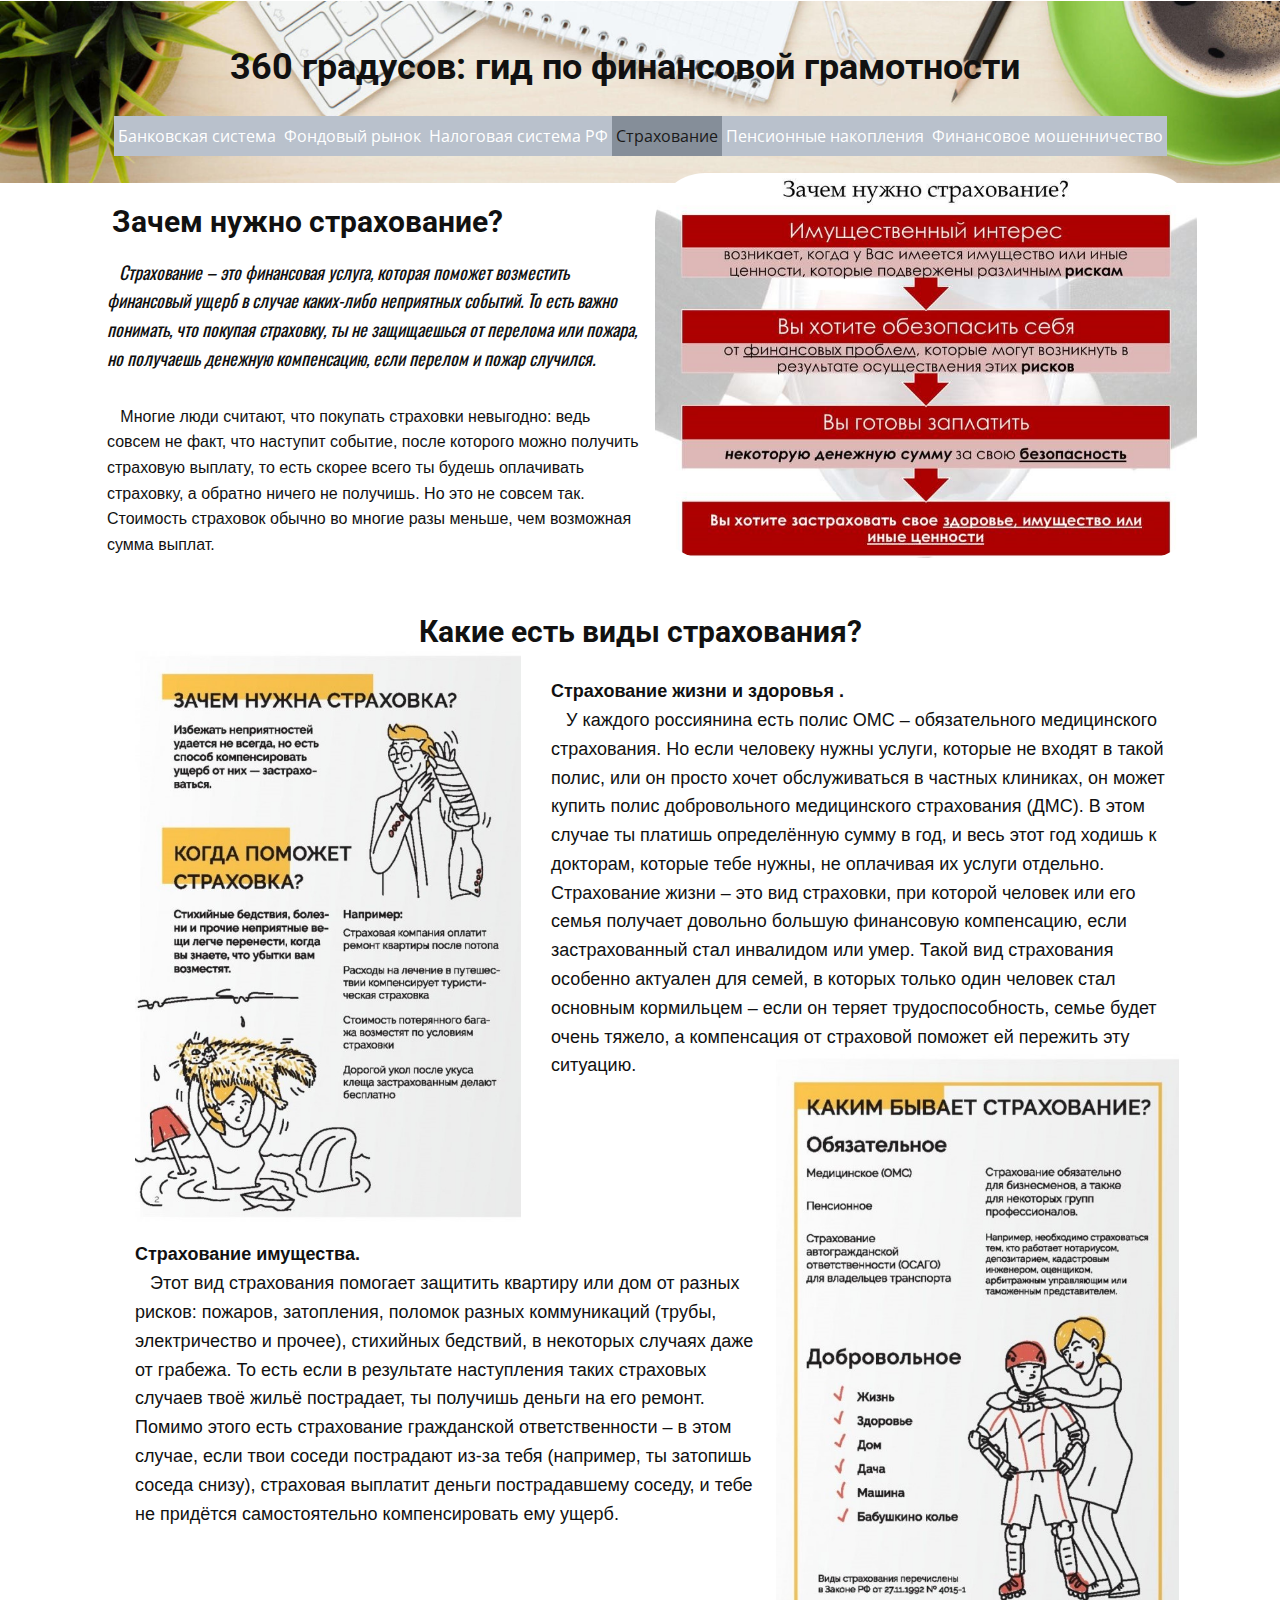
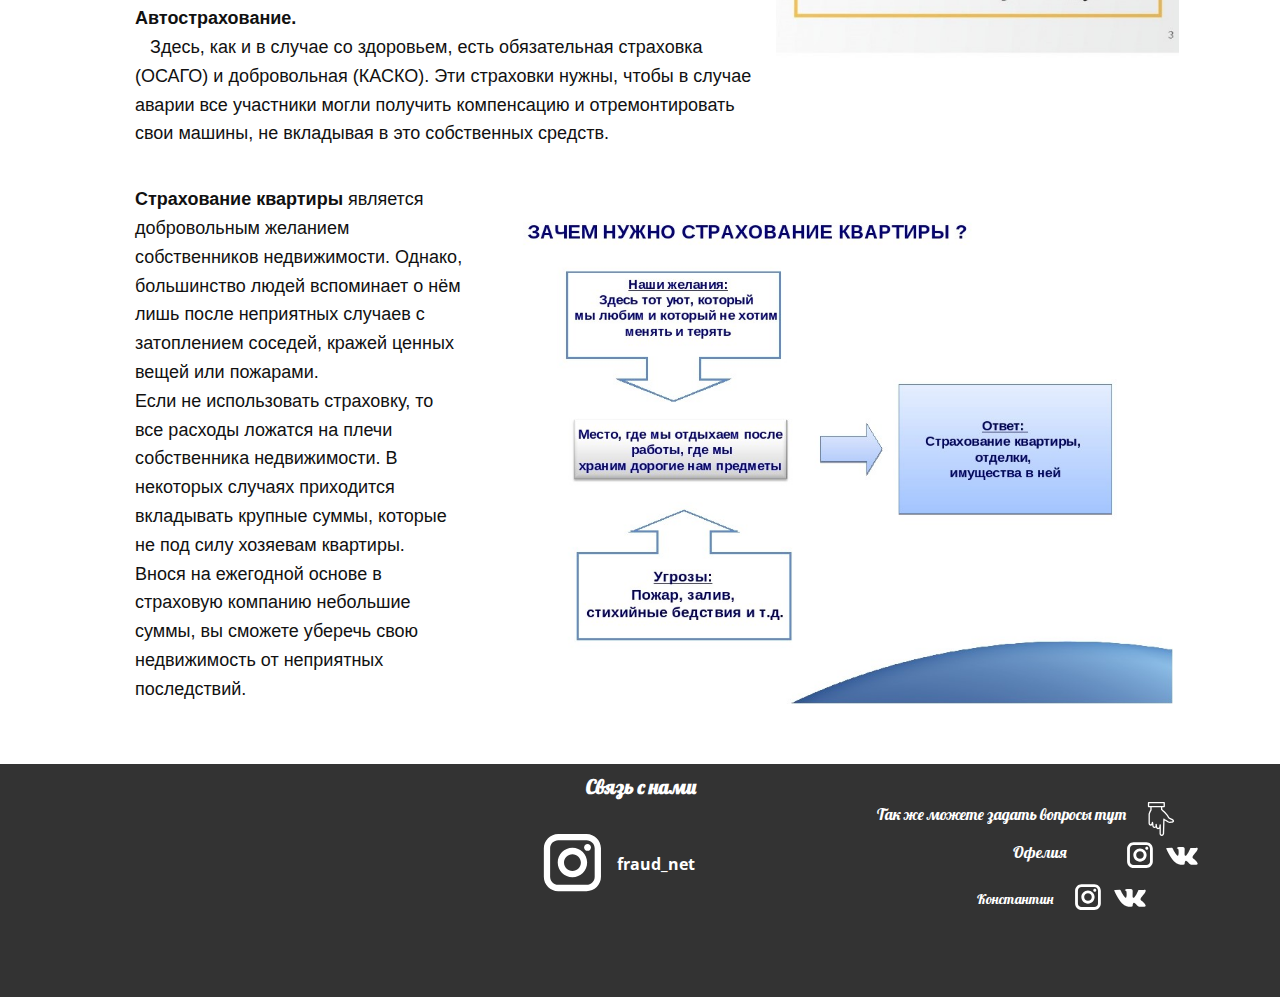
<file: Страхование.html>
<!DOCTYPE html>
<html style="font-size: 16px;">
  <head>
    <meta name="viewport" content="width=device-width, initial-scale=1.0">
    <meta charset="utf-8">
    <meta name="keywords" content="Название сатй​​а">
    <meta name="description" content="">
    <meta name="page_type" content="np-template-header-footer-from-plugin">
    <title>Страхование</title>
    <link rel="stylesheet" href="nicepage.css" media="screen">
<link rel="stylesheet" href="Страхование.css" media="screen">
    <script class="u-script" type="text/javascript" src="jquery.js" defer=""></script>
    <script class="u-script" type="text/javascript" src="nicepage.js" defer=""></script>
    <meta name="generator" content="Nicepage 3.3.3, nicepage.com">
    <link id="u-theme-google-font" rel="stylesheet" href="https://fonts.googleapis.com/css?family=Roboto:100,100i,300,300i,400,400i,500,500i,700,700i,900,900i|Open+Sans:300,300i,400,400i,600,600i,700,700i,800,800i">
    <link id="u-page-google-font" rel="stylesheet" href="https://fonts.googleapis.com/css?family=Oswald:200,300,400,500,600,700|Lobster:400">
    
    
    
    <script type="application/ld+json">{
		"@context": "http://schema.org",
		"@type": "Organization",
		"name": "",
		"url": "index.html",
		"sameAs": [
				"https://www.instagram.com/fraud_net/",
				"https://www.instagram.com/_ellegant__/",
				"https://vk.com/kostya_leonov_45",
				"https://www.instagram.com/_ofa_k/",
				"https://vk.com/ofelia4"
		]
}</script>
    <meta property="og:title" content="Страхование">
    <meta property="og:type" content="website">
    <meta name="theme-color" content="#446d6b">
    <link rel="canonical" href="index.html">
    <meta property="og:url" content="index.html">
  </head>
  <body class="u-body"><header class="u-clearfix u-header u-header" id="sec-5c72"><img src="images/230.jpg" alt="" class="u-expanded-width u-image u-image-default u-image-1" data-image-width="3000" data-image-height="1000"><h1 class="u-heading-font u-text u-title u-text-1">360 градусов: гид по финансовой грамотности</h1><nav class="u-menu u-menu-dropdown u-offcanvas u-menu-1" data-responsive-from="MD">
        <div class="menu-collapse" style="font-size: 1rem; letter-spacing: 0px;">
          <a class="u-active-palette-5-dark-1 u-button-style u-custom-left-right-menu-spacing u-custom-padding-bottom u-custom-top-bottom-menu-spacing u-nav-link u-palette-5-base u-text-active-grey-90 u-text-body-alt-color u-text-hover-grey-50" href="#">
            <svg><use xmlns:xlink="http://www.w3.org/1999/xlink" xlink:href="#menu-hamburger"></use></svg>
            <svg version="1.1" xmlns="http://www.w3.org/2000/svg" xmlns:xlink="http://www.w3.org/1999/xlink"><defs><symbol id="menu-hamburger" viewBox="0 0 16 16" style="width: 16px; height: 16px;"><rect y="1" width="16" height="2"></rect><rect y="7" width="16" height="2"></rect><rect y="13" width="16" height="2"></rect>
</symbol>
</defs></svg>
          </a>
        </div>
        <div class="u-custom-menu u-nav-container">
          <ul class="u-nav u-unstyled u-nav-1"><li class="u-nav-item"><a class="u-active-palette-5-dark-1 u-button-style u-nav-link u-palette-5-base u-text-active-grey-90 u-text-body-alt-color u-text-hover-grey-50" href="Банковская-система.html" style="padding: 12px 4px;">Банковская система</a>
</li><li class="u-nav-item"><a class="u-active-palette-5-dark-1 u-button-style u-nav-link u-palette-5-base u-text-active-grey-90 u-text-body-alt-color u-text-hover-grey-50" href="Фондовый-рынок.html" style="padding: 12px 4px;">Фондовый рынок</a>
</li><li class="u-nav-item"><a class="u-active-palette-5-dark-1 u-button-style u-nav-link u-palette-5-base u-text-active-grey-90 u-text-body-alt-color u-text-hover-grey-50" href="Налоговая-система-РФ.html" style="padding: 12px 4px;">Налоговая система РФ</a>
</li><li class="u-nav-item"><a class="u-active-palette-5-dark-1 u-button-style u-nav-link u-palette-5-base u-text-active-grey-90 u-text-body-alt-color u-text-hover-grey-50" href="Страхование.html" style="padding: 12px 4px;">Страхование</a>
</li><li class="u-nav-item"><a class="u-active-palette-5-dark-1 u-button-style u-nav-link u-palette-5-base u-text-active-grey-90 u-text-body-alt-color u-text-hover-grey-50" href="Пенсионные-накопления.html" style="padding: 12px 4px;">Пенсионные накопления</a>
</li><li class="u-nav-item"><a class="u-active-palette-5-dark-1 u-button-style u-nav-link u-palette-5-base u-text-active-grey-90 u-text-body-alt-color u-text-hover-grey-50" href="Финансовое-мошенничество.html" style="padding: 12px 4px;">Финансовое мошенничество</a>
</li></ul>
        </div>
        <div class="u-custom-menu u-nav-container-collapse">
          <div class="u-black u-container-style u-inner-container-layout u-opacity u-opacity-95 u-sidenav">
            <div class="u-sidenav-overflow">
              <div class="u-menu-close"></div>
              <ul class="u-align-center u-nav u-popupmenu-items u-unstyled u-nav-2"><li class="u-nav-item"><a class="u-button-style u-nav-link" href="Банковская-система.html" style="padding: 12px 4px;">Банковская система</a>
</li><li class="u-nav-item"><a class="u-button-style u-nav-link" href="Фондовый-рынок.html" style="padding: 12px 4px;">Фондовый рынок</a>
</li><li class="u-nav-item"><a class="u-button-style u-nav-link" href="Налоговая-система-РФ.html" style="padding: 12px 4px;">Налоговая система РФ</a>
</li><li class="u-nav-item"><a class="u-button-style u-nav-link" href="Страхование.html" style="padding: 12px 4px;">Страхование</a>
</li><li class="u-nav-item"><a class="u-button-style u-nav-link" href="Пенсионные-накопления.html" style="padding: 12px 4px;">Пенсионные накопления</a>
</li><li class="u-nav-item"><a class="u-button-style u-nav-link" href="Финансовое-мошенничество.html" style="padding: 12px 4px;">Финансовое мошенничество</a>
</li></ul>
            </div>
          </div>
          <div class="u-black u-menu-overlay u-opacity u-opacity-70"></div>
        </div>
      </nav></header>
    <section class="u-clearfix u-section-1" id="sec-e216">
      <div class="u-clearfix u-sheet u-sheet-1">
        <h1 class="u-align-center-xs u-heading-font u-text u-title u-text-1">Зачем нужно страхование?</h1>
        <p class="u-custom-font u-font-oswald u-text u-text-2">&nbsp; &nbsp;Страхование – это финансовая услуга, которая поможет возместить финансовый ущерб в случае каких-либо неприятных событий. То есть важно понимать, что покупая страховку, ты не защищаешься от перелома или пожара, но получаешь денежную компенсацию, если перелом и пожар случился.</p>
        <img src="images/0f433965-f38e-b726-87d8-8408889c9c8a.jpg" alt="" class="u-expanded-width-xs u-image u-image-round u-radius-50 u-image-1" data-image-width="816" data-image-height="613">
        <p class="u-custom-font u-font-arial u-text u-text-3">&nbsp; &nbsp;Многие люди считают, что покупать страховки невыгодно: ведь совсем не факт, что наступит событие, после которого можно получить страховую выплату, то есть скорее всего ты будешь оплачивать страховку, а обратно ничего не получишь. Но это не совсем так. Стоимость страховок обычно во многие разы меньше, чем возможная сумма выплат.&nbsp;</p>
        <h1 class="u-align-center u-heading-font u-text u-title u-text-4">Какие есть виды страхования?</h1>
        <img src="images/2d05e48c-2e16-a90c-fb8b-10f4406a5cc1.jpg" alt="" class="u-image u-image-default u-image-2" data-image-width="1279" data-image-height="912">
        <p class="u-align-left u-custom-font u-font-arial u-text u-text-5">
          <span style="font-weight: 700;">Страхование имущества. <span style="font-weight: 400;"></span>
          </span>
          <br>&nbsp; &nbsp;Этот вид страхования помогает защитить квартиру или дом от разных рисков: пожаров, затопления, поломок разных коммуникаций (трубы, электричество и прочее), стихийных бедствий, в некоторых случаях даже от грабежа. То есть если в результате наступления таких страховых случаев твоё жильё пострадает, ты получишь деньги на его ремонт. Помимо этого есть страхование гражданской ответственности – в этом случае, если твои соседи пострадают из-за тебя (например, ты затопишь соседа снизу), страховая выплатит деньги пострадавшему соседу, и тебе не придётся самостоятельно компенсировать ему ущерб.<br>
          <br>
        </p>
        <img src="images/2d05e48c-2e16-a90c-fb8b-10f4406a5cc1.jpg" alt="" class="u-expanded-width-xs u-image u-image-default u-image-3" data-image-width="1279" data-image-height="912">
        <p class="u-align-left u-custom-font u-font-arial u-text u-text-6">
          <span style="font-weight: 700;">Страхование жизни и здоровья</span>
          <span style="font-weight: 700;">.</span>&nbsp;<br>&nbsp; &nbsp;У каждого россиянина есть полис ОМС – обязательного медицинского страхования. Но если человеку нужны услуги, которые не входят в такой полис, или он просто хочет обслуживаться в частных клиниках, он может купить полис добровольного медицинского страхования (ДМС). В этом случае ты платишь определённую сумму в год, и весь этот год ходишь к докторам, которые тебе нужны, не оплачивая их услуги отдельно. Страхование жизни – это вид страховки, при которой человек или его семья получает довольно большую финансовую компенсацию, если застрахованный стал инвалидом или умер. Такой вид страхования особенно актуален для семей, в которых только один человек стал основным кормильцем – если он теряет трудоспособность, семье будет очень тяжело, а компенсация от страховой поможет ей пережить эту ситуацию.
        </p>
        <p class="u-align-left u-custom-font u-font-arial u-text u-text-7">
          <span style="font-weight: 700;">Автострахование.</span>&nbsp;<br>&nbsp; &nbsp;Здесь, как и в случае со здоровьем, есть обязательная страховка (ОСАГО) и добровольная (КАСКО). Эти страховки нужны, чтобы в случае аварии все участники могли получить компенсацию и отремонтировать свои машины, не вкладывая в это собственных средств.
        </p>
        <p class="u-align-left u-custom-font u-font-arial u-text u-text-8">
          <span style="font-weight: 700;">Страхование квартиры</span> является добровольным желанием собственников недвижимости. Однако, большинство людей вспоминает о нём лишь после неприятных случаев с затоплением соседей, кражей ценных вещей или пожарами.<br>Если не использовать страховку, то все расходы ложатся на плечи собственника недвижимости. В некоторых случаях приходится вкладывать крупные суммы, которые не под силу хозяевам квартиры.<br>Внося на ежегодной основе в страховую компанию небольшие суммы, вы сможете уберечь свою недвижимость от неприятных последствий.
        </p>
        <img src="images/00fd9cd7-6076-52a7-e0dc-8112f9f68750.jpg" alt="" class="u-expanded-width-xs u-image u-image-default u-image-4" data-image-width="960" data-image-height="720">
      </div>
    </section>
    
    
    
    <footer class="u-align-center u-clearfix u-footer u-grey-80 u-footer" id="sec-07fe"><div class="u-clearfix u-sheet u-sheet-1">
        <p class="u-align-center u-custom-font u-font-Lobster u-small-text u-text u-text-variant u-text-1">
          <span style="font-weight: 700;">Связь с нами</span>
          <span style="font-weight: 700;"></span>
        </p>
        <p class="u-align-center u-custom-font u-font-Lobster u-text u-text-2">Так же можете задать вопросы тут</p><span class="u-icon u-icon-circle u-text-white u-icon-1"><svg class="u-svg-link" preserveAspectRatio="xMidYMin slice" viewBox="0 0 52 52" style=""><use xmlns:xlink="http://www.w3.org/1999/xlink" xlink:href="#svg-cf3d"></use></svg><svg xmlns="http://www.w3.org/2000/svg" xmlns:xlink="http://www.w3.org/1999/xlink" version="1.1" xml:space="preserve" class="u-svg-content" viewBox="0 0 52 52" x="0px" y="0px" id="svg-cf3d" style="enable-background:new 0 0 52 52;"><g><path d="M45.861,28.127c-0.614-1.525-2.226-2.234-3.932-2.985c-1.683-0.741-3.422-1.507-4.077-3.035   c-1.41-3.292-8.243-9.459-9.886-10.912V8h2.967c0.553,0,1-0.447,1-1V1c0-0.553-0.447-1-1-1h-24c-0.553,0-1,0.447-1,1v6   c0,0.553,0.447,1,1,1h2.728v3.86c-1.664,2.28-2.657,6.387-2.7,6.567c-0.018,0.076-0.027,0.154-0.027,0.232v13.664   c0,2.283,1.498,3.817,3.728,3.817c0.806,0,1.416-0.378,1.878-0.926c0.015,0.171,0.023,0.319,0.023,0.438   c0,2.513,1.389,4.137,3.537,4.137c0.951,0,1.678-0.264,2.218-0.637c0.325,1.123,1.278,2.367,3.102,2.367   c1.002,0,1.773-0.298,2.347-0.676c0.025,3.723,0.053,7.862,0.053,8.106c0,1.035,1.241,3.049,3.518,3.049   c1.957,0,3.05-1.837,3.387-2.922c0.026-0.087,0.042-0.176,0.045-0.267l0.623-20.685c0.289,0.182,0.614,0.385,0.975,0.609   c0.896,0.56,1.847,1.152,2.514,1.597c1.521,1.015,2.723,1.815,4.555,1.815c3.341,0,5.446-0.609,6.259-1.81   C45.994,29.889,46.269,29.143,45.861,28.127z M7.933,2h22v4h-2.967H10.661H7.933V2z M44.035,29.217   c-0.303,0.448-1.872,0.931-4.602,0.931c-1.174,0-1.946-0.48-3.445-1.479c-0.68-0.453-1.65-1.059-2.564-1.629   c-0.979-0.611-2.09-1.305-2.356-1.516c-0.295-0.235-0.698-0.285-1.043-0.125c-0.343,0.159-0.567,0.499-0.579,0.877L28.772,48.59   C28.633,48.938,28.143,50,27.336,50c-1.127,0-1.501-1.051-1.517-1.051c-0.001,0-0.001,0-0.001,0.001   c0-0.472-0.094-14.066-0.094-14.066c-0.004-0.528-0.418-0.963-0.945-0.991c-0.528-0.05-0.985,0.356-1.048,0.882l-0.444,3.785   c-0.185,0.288-0.736,0.961-1.868,0.961c-1.01,0-1.198-0.837-1.24-1.268l-0.628-4.057c-0.08-0.521-0.536-0.894-1.077-0.843   c-0.524,0.047-0.924,0.493-0.911,1.021l0.063,2.595c-0.107,0.258-0.463,0.821-1.526,0.821c-1.271,0-1.537-1.162-1.537-2.137   c0-1.21-0.579-4.337-0.644-4.689c-0.093-0.49-0.55-0.857-1.026-0.815c-0.497,0.021-0.903,0.405-0.952,0.9   c-0.139,1.393-0.755,3.093-1.277,3.093c-1.428,0-1.728-0.988-1.728-1.817V18.78c0.311-1.255,1.285-4.459,2.502-5.947   c0.146-0.179,0.226-0.402,0.226-0.633V8h14.306v3.648c0,0.29,0.126,0.565,0.345,0.755c2.307,2.004,8.547,7.795,9.703,10.491   c0.966,2.254,3.167,3.224,5.109,4.078c1.322,0.582,2.572,1.133,2.882,1.901C44.103,29.116,44.055,29.187,44.035,29.217z"></path>
</g></svg></span>
        <div class="u-social-icons u-spacing-10 u-social-icons-1">
          <a class="u-social-url" target="_blank" href="https://www.instagram.com/fraud_net/"><span class="u-icon u-icon-circle u-social-instagram u-social-type-logo u-icon-2"><svg class="u-svg-link" preserveAspectRatio="xMidYMin slice" viewBox="0 0 112 112" style=""><use xmlns:xlink="http://www.w3.org/1999/xlink" xlink:href="#svg-145e"></use></svg><svg xmlns="http://www.w3.org/2000/svg" xmlns:xlink="http://www.w3.org/1999/xlink" version="1.1" xml:space="preserve" class="u-svg-content" viewBox="0 0 112 112" x="0px" y="0px" id="svg-145e"><path d="M55.9,32.9c-12.8,0-23.2,10.4-23.2,23.2s10.4,23.2,23.2,23.2s23.2-10.4,23.2-23.2S68.7,32.9,55.9,32.9z M55.9,69.4c-7.4,0-13.3-6-13.3-13.3c-0.1-7.4,6-13.3,13.3-13.3s13.3,6,13.3,13.3C69.3,63.5,63.3,69.4,55.9,69.4z"></path><path d="M79.7,26.8c-3,0-5.4,2.5-5.4,5.4s2.5,5.4,5.4,5.4c3,0,5.4-2.5,5.4-5.4S82.7,26.8,79.7,26.8z"></path><path d="M78.2,11H33.5C21,11,10.8,21.3,10.8,33.7v44.7c0,12.6,10.2,22.8,22.7,22.8h44.7c12.6,0,22.7-10.2,22.7-22.7 V33.7C100.8,21.1,90.6,11,78.2,11z M91,78.4c0,7.1-5.8,12.8-12.8,12.8H33.5c-7.1,0-12.8-5.8-12.8-12.8V33.7 c0-7.1,5.8-12.8,12.8-12.8h44.7c7.1,0,12.8,5.8,12.8,12.8V78.4z"></path></svg></span>
          </a>
        </div>
        <div class="u-social-icons u-spacing-10 u-social-icons-2">
          <a class="u-social-url" target="_blank" href="https://www.instagram.com/_ellegant__/"><span class="u-icon u-icon-circle u-social-instagram u-social-type-logo u-icon-3"><svg class="u-svg-link" preserveAspectRatio="xMidYMin slice" viewBox="0 0 112 112" style=""><use xmlns:xlink="http://www.w3.org/1999/xlink" xlink:href="#svg-dff9"></use></svg><svg xmlns="http://www.w3.org/2000/svg" xmlns:xlink="http://www.w3.org/1999/xlink" version="1.1" xml:space="preserve" class="u-svg-content" viewBox="0 0 112 112" x="0px" y="0px" id="svg-dff9"><path d="M55.9,32.9c-12.8,0-23.2,10.4-23.2,23.2s10.4,23.2,23.2,23.2s23.2-10.4,23.2-23.2S68.7,32.9,55.9,32.9z M55.9,69.4c-7.4,0-13.3-6-13.3-13.3c-0.1-7.4,6-13.3,13.3-13.3s13.3,6,13.3,13.3C69.3,63.5,63.3,69.4,55.9,69.4z"></path><path d="M79.7,26.8c-3,0-5.4,2.5-5.4,5.4s2.5,5.4,5.4,5.4c3,0,5.4-2.5,5.4-5.4S82.7,26.8,79.7,26.8z"></path><path d="M78.2,11H33.5C21,11,10.8,21.3,10.8,33.7v44.7c0,12.6,10.2,22.8,22.7,22.8h44.7c12.6,0,22.7-10.2,22.7-22.7 V33.7C100.8,21.1,90.6,11,78.2,11z M91,78.4c0,7.1-5.8,12.8-12.8,12.8H33.5c-7.1,0-12.8-5.8-12.8-12.8V33.7 c0-7.1,5.8-12.8,12.8-12.8h44.7c7.1,0,12.8,5.8,12.8,12.8V78.4z"></path></svg></span>
          </a>
          <a class="u-social-url" target="_blank" href="https://vk.com/kostya_leonov_45"><span class="u-icon u-icon-circle u-social-type-logo u-social-vk u-icon-4"><svg class="u-svg-link" preserveAspectRatio="xMidYMin slice" viewBox="0 0 112 112" style=""><use xmlns:xlink="http://www.w3.org/1999/xlink" xlink:href="#svg-4db3"></use></svg><svg xmlns="http://www.w3.org/2000/svg" xmlns:xlink="http://www.w3.org/1999/xlink" version="1.1" xml:space="preserve" class="u-svg-content" viewBox="0 0 112 112" x="0px" y="0px" id="svg-4db3"><path d="M106,90.1l-14.6,0.1c0,0-3.1,0.6-7.3-2.2c-5.5-3.7-10.8-13.4-14.8-12.1c-4,1.3-3.9,10-3.9,10s0,1.9-0.9,2.8 c-1,1-3,1.3-3,1.3H55c0,0-14.5,0.9-27.3-12.3C13.7,63.5,1.3,35,1.3,35s-0.7-1.9,0-2.8c0.9-1,3.3-1,3.3-1L20.3,31c0,0,1.5,0.3,2.5,1 c0.9,0.6,1.3,1.8,1.3,1.8s2.5,6.4,6,12.1c6.6,11.2,9.6,13.7,11.8,12.4c3.3-1.8,2.2-15.8,2.2-15.8s0-5.2-1.6-7.4 c-1.3-1.8-3.7-2.2-4.9-2.4c-0.9-0.1,0.6-2.2,2.4-3.1c2.8-1.3,7.8-1.5,13.7-1.3c4.6,0,6,0.3,7.8,0.7c5.4,1.3,3.6,6.4,3.6,18.3 c0,3.8-0.7,9.3,2.1,11.1c1.2,0.7,4.2,0.1,11.5-12.3c3.4-5.9,6.1-12.7,6.1-12.7s0.6-1.2,1.5-1.8c0.9-0.6,2.1-0.4,2.1-0.4l16.6-0.1 c0,0,4.9-0.6,5.8,1.6c0.9,2.4-1.8,7.8-8.7,16.7C91.1,64.1,89.7,62.8,99,71.2c8.8,8.1,10.6,12,10.9,12.6 C113.8,89.7,106,90.1,106,90.1z"></path></svg></span>
          </a>
        </div>
        <p class="u-align-center u-custom-font u-font-Lobster u-text u-text-3">Офелия</p>
        <p class="u-align-center u-custom-font u-font-Lobster u-text u-text-4">Константин</p>
        <a href="https://www.instagram.com/fraud_net/" class="u-btn u-button-style u-none u-text-hover-palette-4-base u-text-white u-btn-1">fraud_net</a>
        <div class="u-social-icons u-spacing-10 u-social-icons-3">
          <a class="u-social-url" target="_blank" href="https://www.instagram.com/_ofa_k/"><span class="u-icon u-icon-circle u-social-instagram u-social-type-logo u-icon-5"><svg class="u-svg-link" preserveAspectRatio="xMidYMin slice" viewBox="0 0 112 112" style=""><use xmlns:xlink="http://www.w3.org/1999/xlink" xlink:href="#svg-d794"></use></svg><svg xmlns="http://www.w3.org/2000/svg" xmlns:xlink="http://www.w3.org/1999/xlink" version="1.1" xml:space="preserve" class="u-svg-content" viewBox="0 0 112 112" x="0px" y="0px" id="svg-d794"><path d="M55.9,32.9c-12.8,0-23.2,10.4-23.2,23.2s10.4,23.2,23.2,23.2s23.2-10.4,23.2-23.2S68.7,32.9,55.9,32.9z M55.9,69.4c-7.4,0-13.3-6-13.3-13.3c-0.1-7.4,6-13.3,13.3-13.3s13.3,6,13.3,13.3C69.3,63.5,63.3,69.4,55.9,69.4z"></path><path d="M79.7,26.8c-3,0-5.4,2.5-5.4,5.4s2.5,5.4,5.4,5.4c3,0,5.4-2.5,5.4-5.4S82.7,26.8,79.7,26.8z"></path><path d="M78.2,11H33.5C21,11,10.8,21.3,10.8,33.7v44.7c0,12.6,10.2,22.8,22.7,22.8h44.7c12.6,0,22.7-10.2,22.7-22.7 V33.7C100.8,21.1,90.6,11,78.2,11z M91,78.4c0,7.1-5.8,12.8-12.8,12.8H33.5c-7.1,0-12.8-5.8-12.8-12.8V33.7 c0-7.1,5.8-12.8,12.8-12.8h44.7c7.1,0,12.8,5.8,12.8,12.8V78.4z"></path></svg></span>
          </a>
          <a class="u-social-url" target="_blank" href="https://vk.com/ofelia4"><span class="u-icon u-icon-circle u-social-type-logo u-social-vk u-icon-6"><svg class="u-svg-link" preserveAspectRatio="xMidYMin slice" viewBox="0 0 112 112" style=""><use xmlns:xlink="http://www.w3.org/1999/xlink" xlink:href="#svg-5b61"></use></svg><svg xmlns="http://www.w3.org/2000/svg" xmlns:xlink="http://www.w3.org/1999/xlink" version="1.1" xml:space="preserve" class="u-svg-content" viewBox="0 0 112 112" x="0px" y="0px" id="svg-5b61"><path d="M106,90.1l-14.6,0.1c0,0-3.1,0.6-7.3-2.2c-5.5-3.7-10.8-13.4-14.8-12.1c-4,1.3-3.9,10-3.9,10s0,1.9-0.9,2.8 c-1,1-3,1.3-3,1.3H55c0,0-14.5,0.9-27.3-12.3C13.7,63.5,1.3,35,1.3,35s-0.7-1.9,0-2.8c0.9-1,3.3-1,3.3-1L20.3,31c0,0,1.5,0.3,2.5,1 c0.9,0.6,1.3,1.8,1.3,1.8s2.5,6.4,6,12.1c6.6,11.2,9.6,13.7,11.8,12.4c3.3-1.8,2.2-15.8,2.2-15.8s0-5.2-1.6-7.4 c-1.3-1.8-3.7-2.2-4.9-2.4c-0.9-0.1,0.6-2.2,2.4-3.1c2.8-1.3,7.8-1.5,13.7-1.3c4.6,0,6,0.3,7.8,0.7c5.4,1.3,3.6,6.4,3.6,18.3 c0,3.8-0.7,9.3,2.1,11.1c1.2,0.7,4.2,0.1,11.5-12.3c3.4-5.9,6.1-12.7,6.1-12.7s0.6-1.2,1.5-1.8c0.9-0.6,2.1-0.4,2.1-0.4l16.6-0.1 c0,0,4.9-0.6,5.8,1.6c0.9,2.4-1.8,7.8-8.7,16.7C91.1,64.1,89.7,62.8,99,71.2c8.8,8.1,10.6,12,10.9,12.6 C113.8,89.7,106,90.1,106,90.1z"></path></svg></span>
          </a>
        </div>
      </div></footer>
    </section><span style="height: 64px; width: 64px; margin-left: 0px; margin-right: auto; margin-top: 0px; background-image: none; right: 20px; bottom: 20px" class="u-back-to-top u-icon u-icon-circle u-opacity u-opacity-85 u-palette-4-base u-spacing-15" data-href="#">
        <svg class="u-svg-link" preserveAspectRatio="xMidYMin slice" viewBox="0 0 551.13 551.13"><use xmlns:xlink="http://www.w3.org/1999/xlink" xlink:href="#svg-1d98"></use></svg>
        <svg class="u-svg-content" enable-background="new 0 0 551.13 551.13" viewBox="0 0 551.13 551.13" xmlns="http://www.w3.org/2000/svg" id="svg-1d98"><path d="m275.565 189.451 223.897 223.897h51.668l-275.565-275.565-275.565 275.565h51.668z"></path></svg>
    </span>
  </body>
</html>
</file>
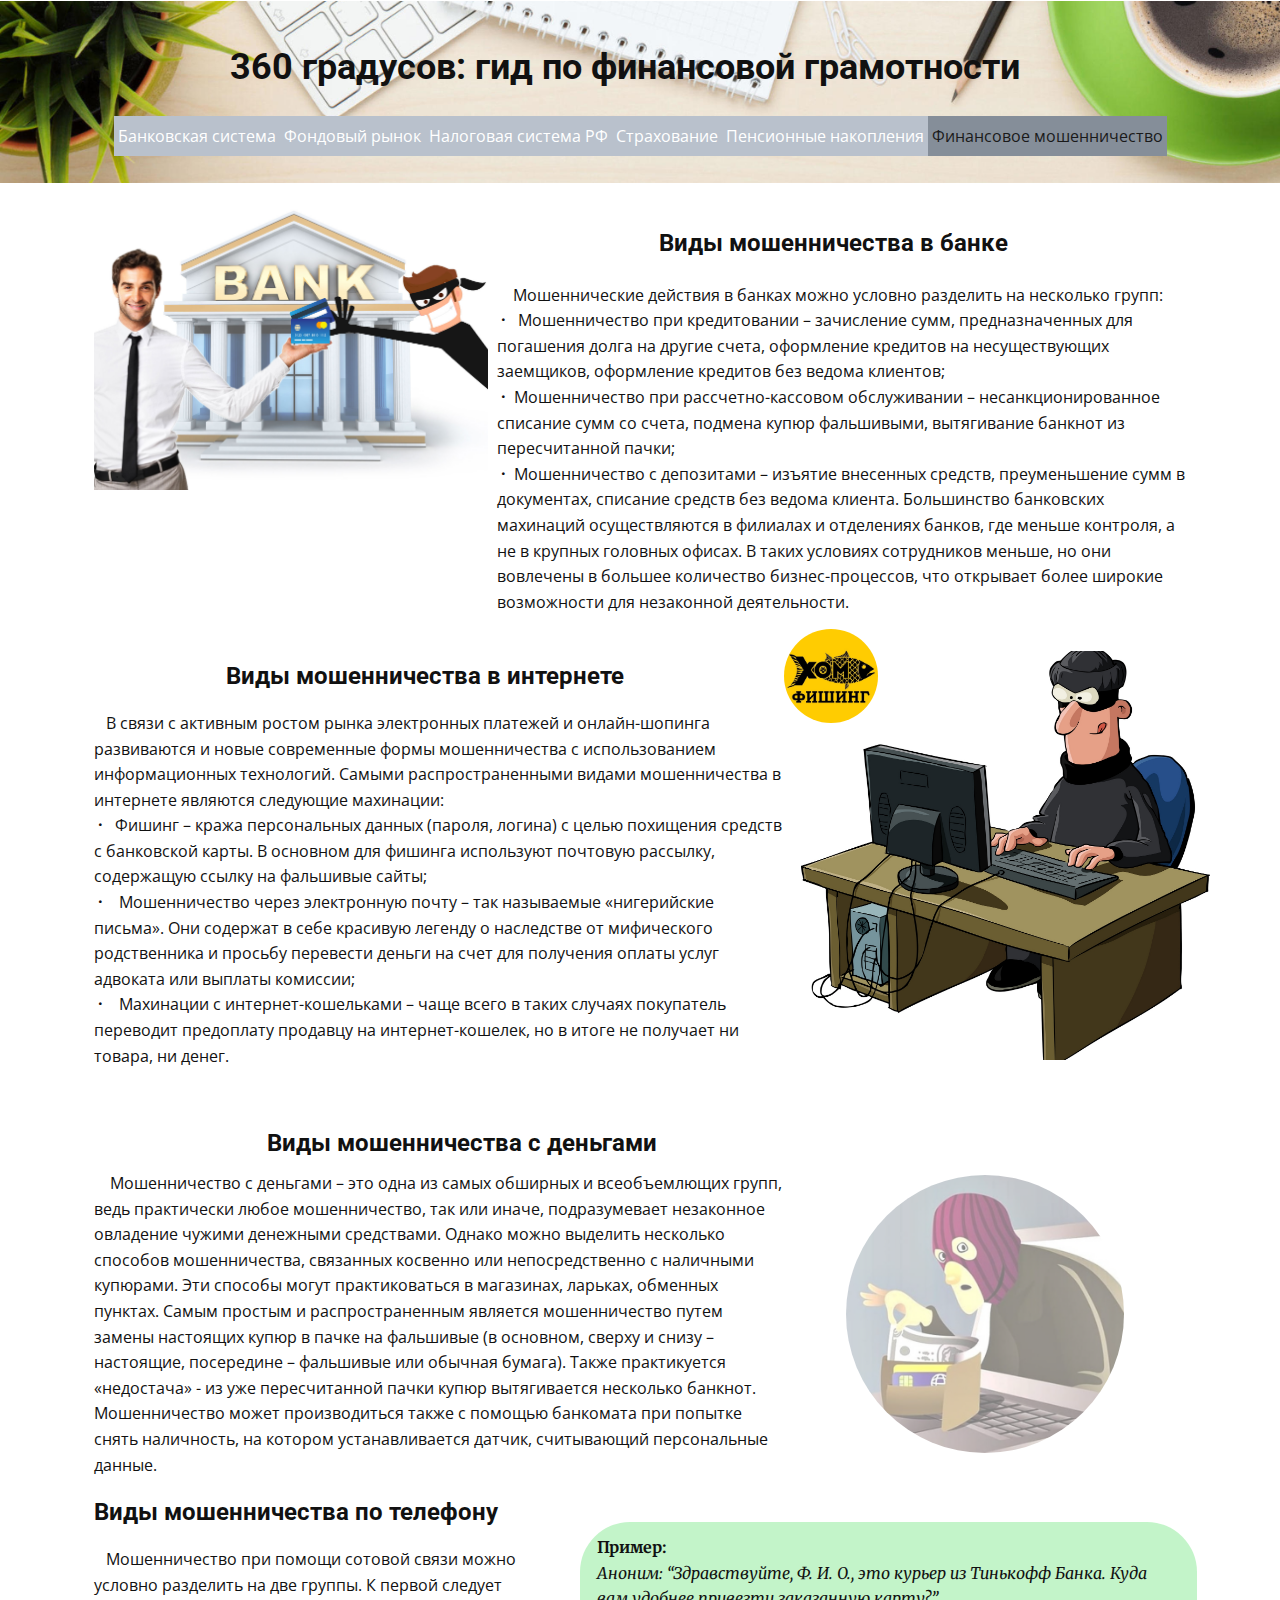
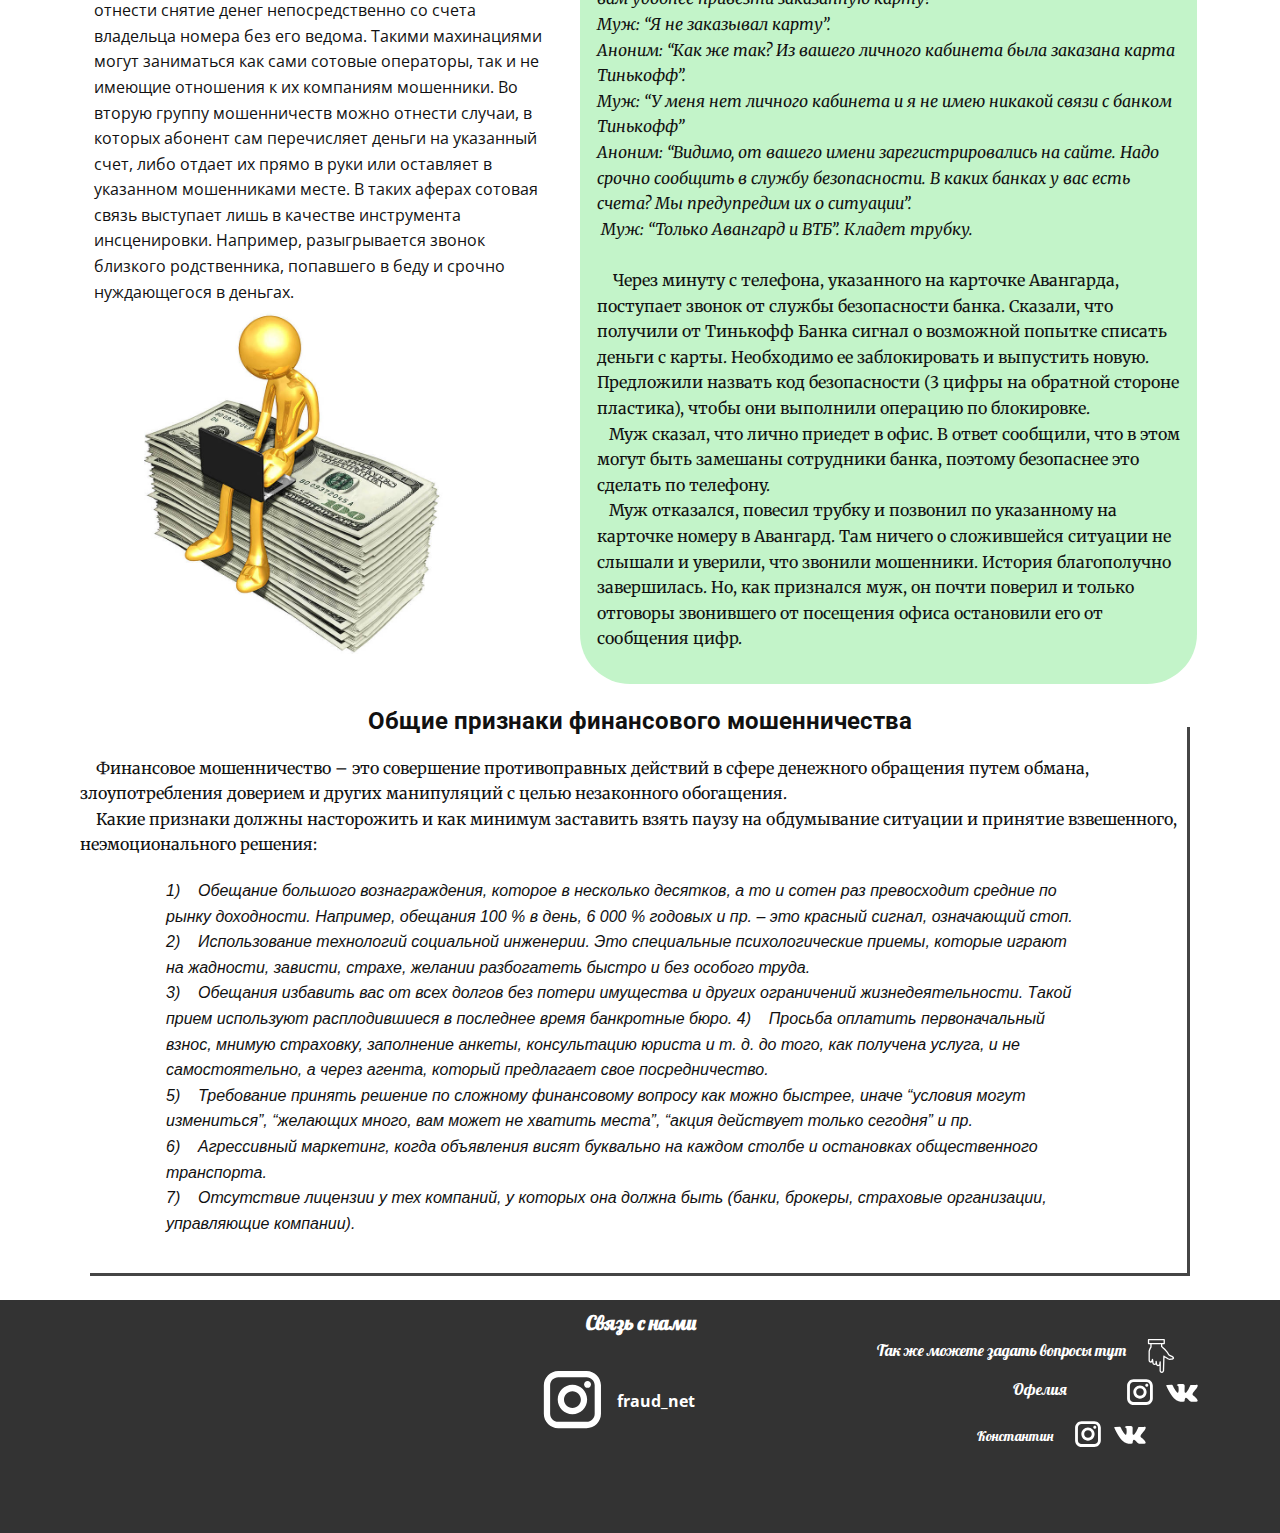
<file: Финансовое-мошенничество.html>
<!DOCTYPE html>
<html style="font-size: 16px;">
  <head>
    <meta name="viewport" content="width=device-width, initial-scale=1.0">
    <meta charset="utf-8">
    <meta name="keywords" content="Ещкеремндэле">
    <meta name="description" content="">
    <meta name="page_type" content="np-template-header-footer-from-plugin">
    <title>Финансовое мошенничество</title>
    <link rel="stylesheet" href="nicepage.css" media="screen">
<link rel="stylesheet" href="Финансовое-мошенничество.css" media="screen">
    <script class="u-script" type="text/javascript" src="jquery.js" defer=""></script>
    <script class="u-script" type="text/javascript" src="nicepage.js" defer=""></script>
    <meta name="generator" content="Nicepage 3.3.3, nicepage.com">
    <link id="u-theme-google-font" rel="stylesheet" href="https://fonts.googleapis.com/css?family=Roboto:100,100i,300,300i,400,400i,500,500i,700,700i,900,900i|Open+Sans:300,300i,400,400i,600,600i,700,700i,800,800i">
    <link id="u-page-google-font" rel="stylesheet" href="https://fonts.googleapis.com/css?family=Merriweather:300,300i,400,400i,700,700i,900,990i|Lobster:400">
    
    
    
    <script type="application/ld+json">{
		"@context": "http://schema.org",
		"@type": "Organization",
		"name": "",
		"url": "index.html",
		"sameAs": [
				"https://www.instagram.com/fraud_net/",
				"https://www.instagram.com/_ellegant__/",
				"https://vk.com/kostya_leonov_45",
				"https://www.instagram.com/_ofa_k/",
				"https://vk.com/ofelia4"
		]
}</script>
    <meta property="og:title" content="Финансовое мошенничество">
    <meta property="og:type" content="website">
    <meta name="theme-color" content="#446d6b">
    <link rel="canonical" href="index.html">
    <meta property="og:url" content="index.html">
  </head>
  <body class="u-body"><header class="u-clearfix u-header u-header" id="sec-5c72"><img src="images/230.jpg" alt="" class="u-expanded-width u-image u-image-default u-image-1" data-image-width="3000" data-image-height="1000"><h1 class="u-heading-font u-text u-title u-text-1">360 градусов: гид по финансовой грамотности</h1><nav class="u-menu u-menu-dropdown u-offcanvas u-menu-1" data-responsive-from="MD">
        <div class="menu-collapse" style="font-size: 1rem; letter-spacing: 0px;">
          <a class="u-active-palette-5-dark-1 u-button-style u-custom-left-right-menu-spacing u-custom-padding-bottom u-custom-top-bottom-menu-spacing u-nav-link u-palette-5-base u-text-active-grey-90 u-text-body-alt-color u-text-hover-grey-50" href="#">
            <svg><use xmlns:xlink="http://www.w3.org/1999/xlink" xlink:href="#menu-hamburger"></use></svg>
            <svg version="1.1" xmlns="http://www.w3.org/2000/svg" xmlns:xlink="http://www.w3.org/1999/xlink"><defs><symbol id="menu-hamburger" viewBox="0 0 16 16" style="width: 16px; height: 16px;"><rect y="1" width="16" height="2"></rect><rect y="7" width="16" height="2"></rect><rect y="13" width="16" height="2"></rect>
</symbol>
</defs></svg>
          </a>
        </div>
        <div class="u-custom-menu u-nav-container">
          <ul class="u-nav u-unstyled u-nav-1"><li class="u-nav-item"><a class="u-active-palette-5-dark-1 u-button-style u-nav-link u-palette-5-base u-text-active-grey-90 u-text-body-alt-color u-text-hover-grey-50" href="Банковская-система.html" style="padding: 12px 4px;">Банковская система</a>
</li><li class="u-nav-item"><a class="u-active-palette-5-dark-1 u-button-style u-nav-link u-palette-5-base u-text-active-grey-90 u-text-body-alt-color u-text-hover-grey-50" href="Фондовый-рынок.html" style="padding: 12px 4px;">Фондовый рынок</a>
</li><li class="u-nav-item"><a class="u-active-palette-5-dark-1 u-button-style u-nav-link u-palette-5-base u-text-active-grey-90 u-text-body-alt-color u-text-hover-grey-50" href="Налоговая-система-РФ.html" style="padding: 12px 4px;">Налоговая система РФ</a>
</li><li class="u-nav-item"><a class="u-active-palette-5-dark-1 u-button-style u-nav-link u-palette-5-base u-text-active-grey-90 u-text-body-alt-color u-text-hover-grey-50" href="Страхование.html" style="padding: 12px 4px;">Страхование</a>
</li><li class="u-nav-item"><a class="u-active-palette-5-dark-1 u-button-style u-nav-link u-palette-5-base u-text-active-grey-90 u-text-body-alt-color u-text-hover-grey-50" href="Пенсионные-накопления.html" style="padding: 12px 4px;">Пенсионные накопления</a>
</li><li class="u-nav-item"><a class="u-active-palette-5-dark-1 u-button-style u-nav-link u-palette-5-base u-text-active-grey-90 u-text-body-alt-color u-text-hover-grey-50" href="Финансовое-мошенничество.html" style="padding: 12px 4px;">Финансовое мошенничество</a>
</li></ul>
        </div>
        <div class="u-custom-menu u-nav-container-collapse">
          <div class="u-black u-container-style u-inner-container-layout u-opacity u-opacity-95 u-sidenav">
            <div class="u-sidenav-overflow">
              <div class="u-menu-close"></div>
              <ul class="u-align-center u-nav u-popupmenu-items u-unstyled u-nav-2"><li class="u-nav-item"><a class="u-button-style u-nav-link" href="Банковская-система.html" style="padding: 12px 4px;">Банковская система</a>
</li><li class="u-nav-item"><a class="u-button-style u-nav-link" href="Фондовый-рынок.html" style="padding: 12px 4px;">Фондовый рынок</a>
</li><li class="u-nav-item"><a class="u-button-style u-nav-link" href="Налоговая-система-РФ.html" style="padding: 12px 4px;">Налоговая система РФ</a>
</li><li class="u-nav-item"><a class="u-button-style u-nav-link" href="Страхование.html" style="padding: 12px 4px;">Страхование</a>
</li><li class="u-nav-item"><a class="u-button-style u-nav-link" href="Пенсионные-накопления.html" style="padding: 12px 4px;">Пенсионные накопления</a>
</li><li class="u-nav-item"><a class="u-button-style u-nav-link" href="Финансовое-мошенничество.html" style="padding: 12px 4px;">Финансовое мошенничество</a>
</li></ul>
            </div>
          </div>
          <div class="u-black u-menu-overlay u-opacity u-opacity-70"></div>
        </div>
      </nav></header>
    <section class="u-clearfix u-section-1" id="sec-896f">
      <div class="u-clearfix u-sheet u-sheet-1">
        <img src="images/ukrali-dengi.jpg" alt="" class="u-image u-image-default u-image-1" data-image-width="1592" data-image-height="1194">
        <p class="u-align-left u-text u-text-1">&nbsp; &nbsp; Мошеннические действия в банках можно условно разделить на
несколько групп:&nbsp; &nbsp;&nbsp;<br>&nbsp;<span style="font-weight: 700;">·</span>&nbsp;&nbsp;&nbsp;Мошенничество при
кредитовании – зачисление сумм, предназначенных для погашения долга на другие
счета, оформление&nbsp;кредитов на несуществующих заемщиков, оформление
кредитов без ведома клиентов;<br>&nbsp;<span style="font-weight: 700;">·</span>&nbsp;&nbsp;Мошенничество при
рассчетно-кассовом обслуживании – несанкционированное списание сумм со счета,
подмена купюр фальшивыми, вытягивание банкнот из пересчитанной пачки;&nbsp;<br>&nbsp;<span style="font-weight: 700;">·</span>&nbsp;&nbsp;Мошенничество с
депозитами – изъятие внесенных средств, преуменьшение сумм в документах,
списание средств без ведома клиента.
Большинство банковских махинаций осуществляются в филиалах и
отделениях банков, где меньше контроля, а не в крупных головных офисах. В таких
условиях сотрудников меньше, но они вовлечены в большее количество
бизнес-процессов, что открывает более широкие возможности для незаконной
деятельности.
        </p>
        <h4 class="u-align-center u-text u-text-2"><b style="">Виды мошенничества в банке</b>
        </h4>
        <img src="images/Depositphotos_7614812_l-2015.jpg" alt="" class="u-image u-image-default u-image-2" data-image-width="1948" data-image-height="2000">
        <img src="images/Lhaij7dbpCk.jpg" alt="" class="u-image u-image-round u-radius-50 u-image-3" data-image-width="1080" data-image-height="1061">
        <h4 class="u-align-center u-text u-text-3"><b>Виды мошенничества в
интернете</b>
        </h4>
        <p class="u-align-left u-text u-text-4">&nbsp; &nbsp;В связи с активным ростом рынка электронных платежей и
онлайн-шопинга развиваются и новые современные формы мошенничества с
использованием информационных технологий. Самыми распространенными видами
мошенничества в интернете являются следующие махинации:&nbsp; &nbsp;&nbsp;<br>&nbsp;<span style="font-weight: 700;">·</span>&nbsp;&nbsp;&nbsp;Фишинг – кража
персональных данных (пароля, логина) с целью похищения средств с банковской
карты. В основном для фишинга используют почтовую рассылку, содержащую ссылку
на фальшивые сайты;<br>&nbsp;<span style="font-weight: 700;">·</span>&nbsp;&nbsp;&nbsp;&nbsp;Мошенничество через
электронную почту – так называемые «нигерийские письма». Они содержат в себе
красивую легенду о наследстве от мифического родственника и просьбу перевести
деньги на счет для получения оплаты услуг адвоката или выплаты комиссии;<br>&nbsp;<span style="font-weight: 700;">·</span>&nbsp; &nbsp;&nbsp;<!--[endif]-->Махинации с
интернет-кошельками – чаще всего в таких случаях покупатель переводит
предоплату продавцу на интернет-кошелек, но в итоге не получает ни товара, ни
денег.
        </p>
        <h4 class="u-align-center u-text u-text-5"><b>Виды мошенничества с деньгами</b>
        </h4>
        <p class="u-align-left u-text u-text-6">&nbsp; &nbsp; Мошенничество
с деньгами – это одна из самых обширных и всеобъемлющих групп, ведь практически
любое мошенничество, так или иначе, подразумевает незаконное овладение чужими
денежными средствами. Однако можно выделить несколько способов мошенничества,
связанных косвенно или непосредственно с наличными купюрами. Эти способы могут
практиковаться в магазинах, ларьках, обменных пунктах. Самым простым и
распространенным является мошенничество путем замены настоящих купюр в пачке на
фальшивые (в основном, сверху и снизу – настоящие, посередине – фальшивые или
обычная бумага). Также практикуется «недостача» - из уже пересчитанной пачки
купюр вытягивается несколько банкнот. Мошенничество может производиться также с
помощью банкомата при попытке снять наличность, на котором устанавливается
датчик, считывающий персональные данные.&nbsp;<br>
        </p>
        <div alt="" class="u-image u-image-circle u-opacity u-opacity-50 u-image-4" data-image-width="1080" data-image-height="636"></div>
        <h4 class="u-align-center-xs u-align-left-lg u-align-left-md u-align-left-sm u-align-left-xl u-text u-text-7">Виды мошенничества по телефону</h4>
        <p class="u-align-left u-text u-text-8">&nbsp; &nbsp;Мошенничество при помощи сотовой связи можно условно разделить на две группы. К первой следует отнести снятие денег непосредственно со счета владельца номера без его ведома. Такими махинациями могут заниматься как сами сотовые операторы, так и не имеющие отношения к их компаниям мошенники. Во вторую группу мошенничеств можно отнести случаи, в которых абонент сам перечисляет деньги на указанный счет, либо отдает их прямо в руки или оставляет в указанном мошенниками месте. В таких аферах сотовая связь выступает лишь в качестве инструмента инсценировки. Например, разыгрывается звонок близкого родственника, попавшего в беду и срочно нуждающегося в деньгах.</p>
        <div class="u-custom-color-6 u-expanded-width-xs u-opacity u-opacity-40 u-radius-50 u-shape u-shape-round u-shape-1"></div>
        <p class="u-align-left u-custom-font u-font-merriweather u-text u-text-9"><b>Пример:</b>&nbsp;<br>
          <span style="font-style: italic;">Аноним: “Здравствуйте, Ф. И. О., это курьер из Тинькофф
Банка. Куда вам удобнее привезти заказанную карту?”&nbsp;<br>Муж: “Я не заказывал карту”.&nbsp;<br>Аноним: “Как же так? Из вашего личного кабинета была
заказана карта Тинькофф”.&nbsp;<br>Муж: “У меня нет личного кабинета и я не имею никакой связи
с банком Тинькофф”<br>Аноним: “Видимо, от вашего имени зарегистрировались на
сайте. Надо срочно сообщить в службу безопасности. В каких банках у вас есть
счета? Мы предупредим их о ситуации”.<br>&nbsp;Муж: “Только Авангард и ВТБ”.&nbsp;Кладет трубку.
          </span>
          <br>
          <br>&nbsp; &nbsp; Через минуту с телефона, указанного на карточке Авангарда,
поступает звонок от службы безопасности банка. Сказали, что получили от
Тинькофф Банка сигнал о возможной попытке списать деньги с карты. Необходимо ее
заблокировать и выпустить новую. Предложили назвать код безопасности (3 цифры
на обратной стороне пластика), чтобы они выполнили операцию по блокировке.&nbsp;<br>&nbsp; &nbsp;Муж сказал, что лично приедет в офис. В ответ сообщили, что
в этом могут быть замешаны сотрудники банка, поэтому безопаснее это сделать по
телефону.&nbsp;<br>&nbsp; &nbsp;Муж отказался, повесил трубку и позвонил по указанному на
карточке номеру в Авангард. Там ничего о сложившейся ситуации не слышали и
уверили, что звонили мошенники. История благополучно завершилась. Но, как
признался муж, он почти поверил и только отговоры звонившего от посещения офиса
остановили его от сообщения цифр.
        </p>
        <img src="images/3dU18h09r_s.jpg" alt="" class="u-image u-image-default u-preserve-proportions u-image-5" data-image-width="800" data-image-height="800">
        <h4 class="u-align-center u-text u-text-10"><b>Общие признаки финансового мошенничества<span style="font-weight: 400;"></span></b>
        </h4>
        <p class="u-align-left u-custom-font u-font-merriweather u-text u-text-11">&nbsp; &nbsp; Финансовое
мошенничество – это совершение противоправных действий в сфере денежного
обращения путем обмана, злоупотребления доверием и других манипуляций с целью
незаконного обогащения.&nbsp;<br>&nbsp; &nbsp; Какие
признаки должны насторожить и как минимум заставить взять паузу на обдумывание
ситуации и принятие взвешенного, неэмоционального решения:
        </p>
        <p class="u-align-left u-custom-font u-font-arial u-text u-text-12"><!--[if !supportLists]-->1)&nbsp;&nbsp;&nbsp; <!--[endif]-->Обещание большого вознаграждения, которое в несколько десятков, а
то и сотен раз превосходит средние по рынку доходности. Например, обещания 100
% в день, 6 000 % годовых и пр. – это красный сигнал, означающий стоп.&nbsp;<br>2)&nbsp;&nbsp;&nbsp; <!--[endif]-->Использование технологий социальной инженерии. Это специальные
психологические приемы, которые играют на жадности, зависти, страхе, желании
разбогатеть быстро и без особого труда.&nbsp;<br>3)&nbsp;&nbsp;&nbsp; <!--[endif]-->Обещания избавить вас от всех долгов без потери имущества и других
ограничений жизнедеятельности. Такой прием используют расплодившиеся в
последнее время банкротные бюро. <!--[if !supportLists]-->4)&nbsp;&nbsp;&nbsp; <!--[endif]-->Просьба оплатить первоначальный взнос, мнимую страховку,
заполнение анкеты, консультацию юриста и т. д. до того, как получена услуга, и
не самостоятельно, а через агента, который предлагает свое посредничество.&nbsp;<br>5)&nbsp;&nbsp;&nbsp; <!--[endif]-->Требование принять решение по сложному финансовому вопросу как
можно быстрее, иначе “условия могут измениться”, “желающих много, вам может не
хватить места”, “акция действует только сегодня” и пр.&nbsp;<br>6)&nbsp;&nbsp;&nbsp; <!--[endif]-->Агрессивный маркетинг, когда объявления висят буквально на каждом
столбе и остановках общественного транспорта.&nbsp;<br>7)&nbsp; &nbsp; Отсутствие лицензии у тех компаний, у которых она
должна быть (банки, брокеры, страховые организации, управляющие компании).
        </p>
        <div class="u-border-3 u-border-grey-dark-1 u-expanded-width-lg u-expanded-width-md u-expanded-width-sm u-expanded-width-xs u-shape u-shape-left u-shape-top u-shape-2"></div>
      </div>
    </section>
    
    
    
    <footer class="u-align-center u-clearfix u-footer u-grey-80 u-footer" id="sec-07fe"><div class="u-clearfix u-sheet u-sheet-1">
        <p class="u-align-center u-custom-font u-font-Lobster u-small-text u-text u-text-variant u-text-1">
          <span style="font-weight: 700;">Связь с нами</span>
          <span style="font-weight: 700;"></span>
        </p>
        <p class="u-align-center u-custom-font u-font-Lobster u-text u-text-2">Так же можете задать вопросы тут</p><span class="u-icon u-icon-circle u-text-white u-icon-1"><svg class="u-svg-link" preserveAspectRatio="xMidYMin slice" viewBox="0 0 52 52" style=""><use xmlns:xlink="http://www.w3.org/1999/xlink" xlink:href="#svg-cf3d"></use></svg><svg xmlns="http://www.w3.org/2000/svg" xmlns:xlink="http://www.w3.org/1999/xlink" version="1.1" xml:space="preserve" class="u-svg-content" viewBox="0 0 52 52" x="0px" y="0px" id="svg-cf3d" style="enable-background:new 0 0 52 52;"><g><path d="M45.861,28.127c-0.614-1.525-2.226-2.234-3.932-2.985c-1.683-0.741-3.422-1.507-4.077-3.035   c-1.41-3.292-8.243-9.459-9.886-10.912V8h2.967c0.553,0,1-0.447,1-1V1c0-0.553-0.447-1-1-1h-24c-0.553,0-1,0.447-1,1v6   c0,0.553,0.447,1,1,1h2.728v3.86c-1.664,2.28-2.657,6.387-2.7,6.567c-0.018,0.076-0.027,0.154-0.027,0.232v13.664   c0,2.283,1.498,3.817,3.728,3.817c0.806,0,1.416-0.378,1.878-0.926c0.015,0.171,0.023,0.319,0.023,0.438   c0,2.513,1.389,4.137,3.537,4.137c0.951,0,1.678-0.264,2.218-0.637c0.325,1.123,1.278,2.367,3.102,2.367   c1.002,0,1.773-0.298,2.347-0.676c0.025,3.723,0.053,7.862,0.053,8.106c0,1.035,1.241,3.049,3.518,3.049   c1.957,0,3.05-1.837,3.387-2.922c0.026-0.087,0.042-0.176,0.045-0.267l0.623-20.685c0.289,0.182,0.614,0.385,0.975,0.609   c0.896,0.56,1.847,1.152,2.514,1.597c1.521,1.015,2.723,1.815,4.555,1.815c3.341,0,5.446-0.609,6.259-1.81   C45.994,29.889,46.269,29.143,45.861,28.127z M7.933,2h22v4h-2.967H10.661H7.933V2z M44.035,29.217   c-0.303,0.448-1.872,0.931-4.602,0.931c-1.174,0-1.946-0.48-3.445-1.479c-0.68-0.453-1.65-1.059-2.564-1.629   c-0.979-0.611-2.09-1.305-2.356-1.516c-0.295-0.235-0.698-0.285-1.043-0.125c-0.343,0.159-0.567,0.499-0.579,0.877L28.772,48.59   C28.633,48.938,28.143,50,27.336,50c-1.127,0-1.501-1.051-1.517-1.051c-0.001,0-0.001,0-0.001,0.001   c0-0.472-0.094-14.066-0.094-14.066c-0.004-0.528-0.418-0.963-0.945-0.991c-0.528-0.05-0.985,0.356-1.048,0.882l-0.444,3.785   c-0.185,0.288-0.736,0.961-1.868,0.961c-1.01,0-1.198-0.837-1.24-1.268l-0.628-4.057c-0.08-0.521-0.536-0.894-1.077-0.843   c-0.524,0.047-0.924,0.493-0.911,1.021l0.063,2.595c-0.107,0.258-0.463,0.821-1.526,0.821c-1.271,0-1.537-1.162-1.537-2.137   c0-1.21-0.579-4.337-0.644-4.689c-0.093-0.49-0.55-0.857-1.026-0.815c-0.497,0.021-0.903,0.405-0.952,0.9   c-0.139,1.393-0.755,3.093-1.277,3.093c-1.428,0-1.728-0.988-1.728-1.817V18.78c0.311-1.255,1.285-4.459,2.502-5.947   c0.146-0.179,0.226-0.402,0.226-0.633V8h14.306v3.648c0,0.29,0.126,0.565,0.345,0.755c2.307,2.004,8.547,7.795,9.703,10.491   c0.966,2.254,3.167,3.224,5.109,4.078c1.322,0.582,2.572,1.133,2.882,1.901C44.103,29.116,44.055,29.187,44.035,29.217z"></path>
</g></svg></span>
        <div class="u-social-icons u-spacing-10 u-social-icons-1">
          <a class="u-social-url" target="_blank" href="https://www.instagram.com/fraud_net/"><span class="u-icon u-icon-circle u-social-instagram u-social-type-logo u-icon-2"><svg class="u-svg-link" preserveAspectRatio="xMidYMin slice" viewBox="0 0 112 112" style=""><use xmlns:xlink="http://www.w3.org/1999/xlink" xlink:href="#svg-145e"></use></svg><svg xmlns="http://www.w3.org/2000/svg" xmlns:xlink="http://www.w3.org/1999/xlink" version="1.1" xml:space="preserve" class="u-svg-content" viewBox="0 0 112 112" x="0px" y="0px" id="svg-145e"><path d="M55.9,32.9c-12.8,0-23.2,10.4-23.2,23.2s10.4,23.2,23.2,23.2s23.2-10.4,23.2-23.2S68.7,32.9,55.9,32.9z M55.9,69.4c-7.4,0-13.3-6-13.3-13.3c-0.1-7.4,6-13.3,13.3-13.3s13.3,6,13.3,13.3C69.3,63.5,63.3,69.4,55.9,69.4z"></path><path d="M79.7,26.8c-3,0-5.4,2.5-5.4,5.4s2.5,5.4,5.4,5.4c3,0,5.4-2.5,5.4-5.4S82.7,26.8,79.7,26.8z"></path><path d="M78.2,11H33.5C21,11,10.8,21.3,10.8,33.7v44.7c0,12.6,10.2,22.8,22.7,22.8h44.7c12.6,0,22.7-10.2,22.7-22.7 V33.7C100.8,21.1,90.6,11,78.2,11z M91,78.4c0,7.1-5.8,12.8-12.8,12.8H33.5c-7.1,0-12.8-5.8-12.8-12.8V33.7 c0-7.1,5.8-12.8,12.8-12.8h44.7c7.1,0,12.8,5.8,12.8,12.8V78.4z"></path></svg></span>
          </a>
        </div>
        <div class="u-social-icons u-spacing-10 u-social-icons-2">
          <a class="u-social-url" target="_blank" href="https://www.instagram.com/_ellegant__/"><span class="u-icon u-icon-circle u-social-instagram u-social-type-logo u-icon-3"><svg class="u-svg-link" preserveAspectRatio="xMidYMin slice" viewBox="0 0 112 112" style=""><use xmlns:xlink="http://www.w3.org/1999/xlink" xlink:href="#svg-dff9"></use></svg><svg xmlns="http://www.w3.org/2000/svg" xmlns:xlink="http://www.w3.org/1999/xlink" version="1.1" xml:space="preserve" class="u-svg-content" viewBox="0 0 112 112" x="0px" y="0px" id="svg-dff9"><path d="M55.9,32.9c-12.8,0-23.2,10.4-23.2,23.2s10.4,23.2,23.2,23.2s23.2-10.4,23.2-23.2S68.7,32.9,55.9,32.9z M55.9,69.4c-7.4,0-13.3-6-13.3-13.3c-0.1-7.4,6-13.3,13.3-13.3s13.3,6,13.3,13.3C69.3,63.5,63.3,69.4,55.9,69.4z"></path><path d="M79.7,26.8c-3,0-5.4,2.5-5.4,5.4s2.5,5.4,5.4,5.4c3,0,5.4-2.5,5.4-5.4S82.7,26.8,79.7,26.8z"></path><path d="M78.2,11H33.5C21,11,10.8,21.3,10.8,33.7v44.7c0,12.6,10.2,22.8,22.7,22.8h44.7c12.6,0,22.7-10.2,22.7-22.7 V33.7C100.8,21.1,90.6,11,78.2,11z M91,78.4c0,7.1-5.8,12.8-12.8,12.8H33.5c-7.1,0-12.8-5.8-12.8-12.8V33.7 c0-7.1,5.8-12.8,12.8-12.8h44.7c7.1,0,12.8,5.8,12.8,12.8V78.4z"></path></svg></span>
          </a>
          <a class="u-social-url" target="_blank" href="https://vk.com/kostya_leonov_45"><span class="u-icon u-icon-circle u-social-type-logo u-social-vk u-icon-4"><svg class="u-svg-link" preserveAspectRatio="xMidYMin slice" viewBox="0 0 112 112" style=""><use xmlns:xlink="http://www.w3.org/1999/xlink" xlink:href="#svg-4db3"></use></svg><svg xmlns="http://www.w3.org/2000/svg" xmlns:xlink="http://www.w3.org/1999/xlink" version="1.1" xml:space="preserve" class="u-svg-content" viewBox="0 0 112 112" x="0px" y="0px" id="svg-4db3"><path d="M106,90.1l-14.6,0.1c0,0-3.1,0.6-7.3-2.2c-5.5-3.7-10.8-13.4-14.8-12.1c-4,1.3-3.9,10-3.9,10s0,1.9-0.9,2.8 c-1,1-3,1.3-3,1.3H55c0,0-14.5,0.9-27.3-12.3C13.7,63.5,1.3,35,1.3,35s-0.7-1.9,0-2.8c0.9-1,3.3-1,3.3-1L20.3,31c0,0,1.5,0.3,2.5,1 c0.9,0.6,1.3,1.8,1.3,1.8s2.5,6.4,6,12.1c6.6,11.2,9.6,13.7,11.8,12.4c3.3-1.8,2.2-15.8,2.2-15.8s0-5.2-1.6-7.4 c-1.3-1.8-3.7-2.2-4.9-2.4c-0.9-0.1,0.6-2.2,2.4-3.1c2.8-1.3,7.8-1.5,13.7-1.3c4.6,0,6,0.3,7.8,0.7c5.4,1.3,3.6,6.4,3.6,18.3 c0,3.8-0.7,9.3,2.1,11.1c1.2,0.7,4.2,0.1,11.5-12.3c3.4-5.9,6.1-12.7,6.1-12.7s0.6-1.2,1.5-1.8c0.9-0.6,2.1-0.4,2.1-0.4l16.6-0.1 c0,0,4.9-0.6,5.8,1.6c0.9,2.4-1.8,7.8-8.7,16.7C91.1,64.1,89.7,62.8,99,71.2c8.8,8.1,10.6,12,10.9,12.6 C113.8,89.7,106,90.1,106,90.1z"></path></svg></span>
          </a>
        </div>
        <p class="u-align-center u-custom-font u-font-Lobster u-text u-text-3">Офелия</p>
        <p class="u-align-center u-custom-font u-font-Lobster u-text u-text-4">Константин</p>
        <a href="https://www.instagram.com/fraud_net/" class="u-btn u-button-style u-none u-text-hover-palette-4-base u-text-white u-btn-1">fraud_net</a>
        <div class="u-social-icons u-spacing-10 u-social-icons-3">
          <a class="u-social-url" target="_blank" href="https://www.instagram.com/_ofa_k/"><span class="u-icon u-icon-circle u-social-instagram u-social-type-logo u-icon-5"><svg class="u-svg-link" preserveAspectRatio="xMidYMin slice" viewBox="0 0 112 112" style=""><use xmlns:xlink="http://www.w3.org/1999/xlink" xlink:href="#svg-d794"></use></svg><svg xmlns="http://www.w3.org/2000/svg" xmlns:xlink="http://www.w3.org/1999/xlink" version="1.1" xml:space="preserve" class="u-svg-content" viewBox="0 0 112 112" x="0px" y="0px" id="svg-d794"><path d="M55.9,32.9c-12.8,0-23.2,10.4-23.2,23.2s10.4,23.2,23.2,23.2s23.2-10.4,23.2-23.2S68.7,32.9,55.9,32.9z M55.9,69.4c-7.4,0-13.3-6-13.3-13.3c-0.1-7.4,6-13.3,13.3-13.3s13.3,6,13.3,13.3C69.3,63.5,63.3,69.4,55.9,69.4z"></path><path d="M79.7,26.8c-3,0-5.4,2.5-5.4,5.4s2.5,5.4,5.4,5.4c3,0,5.4-2.5,5.4-5.4S82.7,26.8,79.7,26.8z"></path><path d="M78.2,11H33.5C21,11,10.8,21.3,10.8,33.7v44.7c0,12.6,10.2,22.8,22.7,22.8h44.7c12.6,0,22.7-10.2,22.7-22.7 V33.7C100.8,21.1,90.6,11,78.2,11z M91,78.4c0,7.1-5.8,12.8-12.8,12.8H33.5c-7.1,0-12.8-5.8-12.8-12.8V33.7 c0-7.1,5.8-12.8,12.8-12.8h44.7c7.1,0,12.8,5.8,12.8,12.8V78.4z"></path></svg></span>
          </a>
          <a class="u-social-url" target="_blank" href="https://vk.com/ofelia4"><span class="u-icon u-icon-circle u-social-type-logo u-social-vk u-icon-6"><svg class="u-svg-link" preserveAspectRatio="xMidYMin slice" viewBox="0 0 112 112" style=""><use xmlns:xlink="http://www.w3.org/1999/xlink" xlink:href="#svg-5b61"></use></svg><svg xmlns="http://www.w3.org/2000/svg" xmlns:xlink="http://www.w3.org/1999/xlink" version="1.1" xml:space="preserve" class="u-svg-content" viewBox="0 0 112 112" x="0px" y="0px" id="svg-5b61"><path d="M106,90.1l-14.6,0.1c0,0-3.1,0.6-7.3-2.2c-5.5-3.7-10.8-13.4-14.8-12.1c-4,1.3-3.9,10-3.9,10s0,1.9-0.9,2.8 c-1,1-3,1.3-3,1.3H55c0,0-14.5,0.9-27.3-12.3C13.7,63.5,1.3,35,1.3,35s-0.7-1.9,0-2.8c0.9-1,3.3-1,3.3-1L20.3,31c0,0,1.5,0.3,2.5,1 c0.9,0.6,1.3,1.8,1.3,1.8s2.5,6.4,6,12.1c6.6,11.2,9.6,13.7,11.8,12.4c3.3-1.8,2.2-15.8,2.2-15.8s0-5.2-1.6-7.4 c-1.3-1.8-3.7-2.2-4.9-2.4c-0.9-0.1,0.6-2.2,2.4-3.1c2.8-1.3,7.8-1.5,13.7-1.3c4.6,0,6,0.3,7.8,0.7c5.4,1.3,3.6,6.4,3.6,18.3 c0,3.8-0.7,9.3,2.1,11.1c1.2,0.7,4.2,0.1,11.5-12.3c3.4-5.9,6.1-12.7,6.1-12.7s0.6-1.2,1.5-1.8c0.9-0.6,2.1-0.4,2.1-0.4l16.6-0.1 c0,0,4.9-0.6,5.8,1.6c0.9,2.4-1.8,7.8-8.7,16.7C91.1,64.1,89.7,62.8,99,71.2c8.8,8.1,10.6,12,10.9,12.6 C113.8,89.7,106,90.1,106,90.1z"></path></svg></span>
          </a>
        </div>
      </div></footer>
    </section><span style="height: 64px; width: 64px; margin-left: 0px; margin-right: auto; margin-top: 0px; background-image: none; right: 20px; bottom: 20px" class="u-back-to-top u-icon u-icon-circle u-opacity u-opacity-85 u-palette-4-base u-spacing-15" data-href="#">
        <svg class="u-svg-link" preserveAspectRatio="xMidYMin slice" viewBox="0 0 551.13 551.13"><use xmlns:xlink="http://www.w3.org/1999/xlink" xlink:href="#svg-1d98"></use></svg>
        <svg class="u-svg-content" enable-background="new 0 0 551.13 551.13" viewBox="0 0 551.13 551.13" xmlns="http://www.w3.org/2000/svg" id="svg-1d98"><path d="m275.565 189.451 223.897 223.897h51.668l-275.565-275.565-275.565 275.565h51.668z"></path></svg>
    </span>
  </body>
</html>
</file>
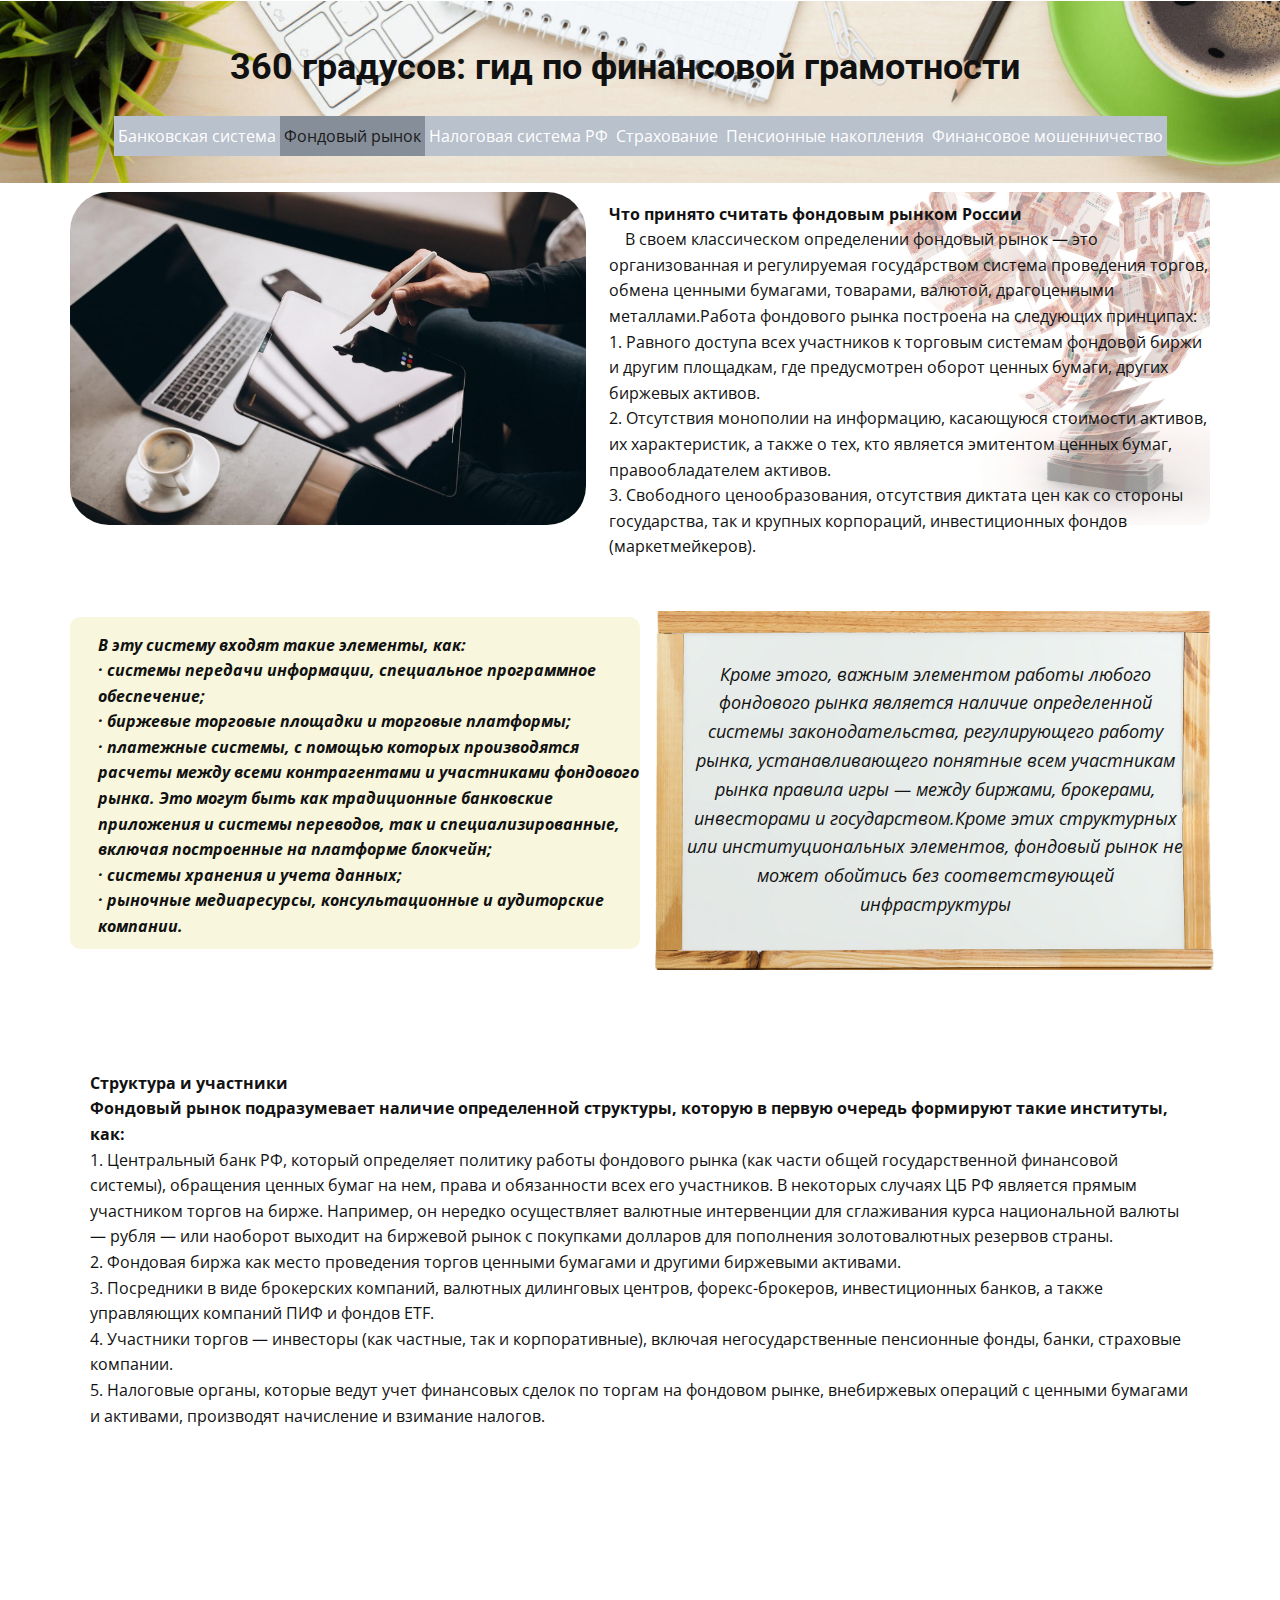
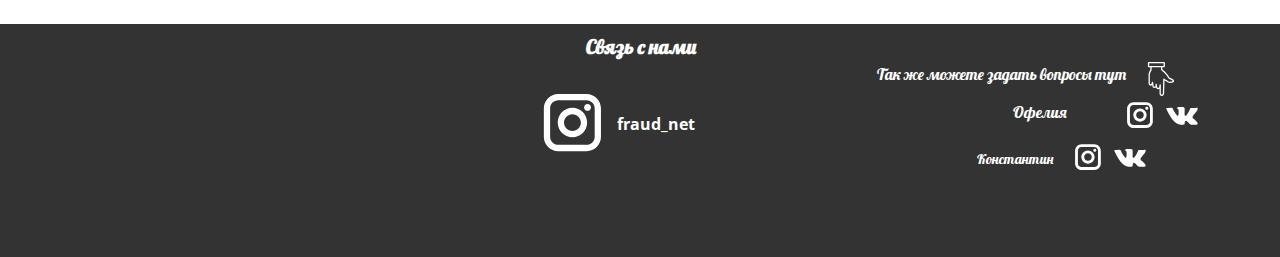
<file: Фондовый-рынок.html>
<!DOCTYPE html>
<html style="font-size: 16px;">
  <head>
    <meta name="viewport" content="width=device-width, initial-scale=1.0">
    <meta charset="utf-8">
    <meta name="keywords" content="INTUITIVE">
    <meta name="description" content="">
    <meta name="page_type" content="np-template-header-footer-from-plugin">
    <title>Фондовый рынок</title>
    <link rel="stylesheet" href="nicepage.css" media="screen">
<link rel="stylesheet" href="Фондовый-рынок.css" media="screen">
    <script class="u-script" type="text/javascript" src="jquery.js" defer=""></script>
    <script class="u-script" type="text/javascript" src="nicepage.js" defer=""></script>
    <meta name="generator" content="Nicepage 3.3.3, nicepage.com">
    <link id="u-theme-google-font" rel="stylesheet" href="https://fonts.googleapis.com/css?family=Roboto:100,100i,300,300i,400,400i,500,500i,700,700i,900,900i|Open+Sans:300,300i,400,400i,600,600i,700,700i,800,800i">
    <link id="u-page-google-font" rel="stylesheet" href="https://fonts.googleapis.com/css?family=Lobster:400">
    
    
    
    <script type="application/ld+json">{
		"@context": "http://schema.org",
		"@type": "Organization",
		"name": "",
		"url": "index.html",
		"sameAs": [
				"https://www.instagram.com/fraud_net/",
				"https://www.instagram.com/_ellegant__/",
				"https://vk.com/kostya_leonov_45",
				"https://www.instagram.com/_ofa_k/",
				"https://vk.com/ofelia4"
		]
}</script>
    <meta property="og:title" content="Фондовый рынок">
    <meta property="og:type" content="website">
    <meta name="theme-color" content="#446d6b">
    <link rel="canonical" href="index.html">
    <meta property="og:url" content="index.html">
  </head>
  <body class="u-body"><header class="u-clearfix u-header u-header" id="sec-5c72"><img src="images/230.jpg" alt="" class="u-expanded-width u-image u-image-default u-image-1" data-image-width="3000" data-image-height="1000"><h1 class="u-heading-font u-text u-title u-text-1">360 градусов: гид по финансовой грамотности</h1><nav class="u-menu u-menu-dropdown u-offcanvas u-menu-1" data-responsive-from="MD">
        <div class="menu-collapse" style="font-size: 1rem; letter-spacing: 0px;">
          <a class="u-active-palette-5-dark-1 u-button-style u-custom-left-right-menu-spacing u-custom-padding-bottom u-custom-top-bottom-menu-spacing u-nav-link u-palette-5-base u-text-active-grey-90 u-text-body-alt-color u-text-hover-grey-50" href="#">
            <svg><use xmlns:xlink="http://www.w3.org/1999/xlink" xlink:href="#menu-hamburger"></use></svg>
            <svg version="1.1" xmlns="http://www.w3.org/2000/svg" xmlns:xlink="http://www.w3.org/1999/xlink"><defs><symbol id="menu-hamburger" viewBox="0 0 16 16" style="width: 16px; height: 16px;"><rect y="1" width="16" height="2"></rect><rect y="7" width="16" height="2"></rect><rect y="13" width="16" height="2"></rect>
</symbol>
</defs></svg>
          </a>
        </div>
        <div class="u-custom-menu u-nav-container">
          <ul class="u-nav u-unstyled u-nav-1"><li class="u-nav-item"><a class="u-active-palette-5-dark-1 u-button-style u-nav-link u-palette-5-base u-text-active-grey-90 u-text-body-alt-color u-text-hover-grey-50" href="Банковская-система.html" style="padding: 12px 4px;">Банковская система</a>
</li><li class="u-nav-item"><a class="u-active-palette-5-dark-1 u-button-style u-nav-link u-palette-5-base u-text-active-grey-90 u-text-body-alt-color u-text-hover-grey-50" href="Фондовый-рынок.html" style="padding: 12px 4px;">Фондовый рынок</a>
</li><li class="u-nav-item"><a class="u-active-palette-5-dark-1 u-button-style u-nav-link u-palette-5-base u-text-active-grey-90 u-text-body-alt-color u-text-hover-grey-50" href="Налоговая-система-РФ.html" style="padding: 12px 4px;">Налоговая система РФ</a>
</li><li class="u-nav-item"><a class="u-active-palette-5-dark-1 u-button-style u-nav-link u-palette-5-base u-text-active-grey-90 u-text-body-alt-color u-text-hover-grey-50" href="Страхование.html" style="padding: 12px 4px;">Страхование</a>
</li><li class="u-nav-item"><a class="u-active-palette-5-dark-1 u-button-style u-nav-link u-palette-5-base u-text-active-grey-90 u-text-body-alt-color u-text-hover-grey-50" href="Пенсионные-накопления.html" style="padding: 12px 4px;">Пенсионные накопления</a>
</li><li class="u-nav-item"><a class="u-active-palette-5-dark-1 u-button-style u-nav-link u-palette-5-base u-text-active-grey-90 u-text-body-alt-color u-text-hover-grey-50" href="Финансовое-мошенничество.html" style="padding: 12px 4px;">Финансовое мошенничество</a>
</li></ul>
        </div>
        <div class="u-custom-menu u-nav-container-collapse">
          <div class="u-black u-container-style u-inner-container-layout u-opacity u-opacity-95 u-sidenav">
            <div class="u-sidenav-overflow">
              <div class="u-menu-close"></div>
              <ul class="u-align-center u-nav u-popupmenu-items u-unstyled u-nav-2"><li class="u-nav-item"><a class="u-button-style u-nav-link" href="Банковская-система.html" style="padding: 12px 4px;">Банковская система</a>
</li><li class="u-nav-item"><a class="u-button-style u-nav-link" href="Фондовый-рынок.html" style="padding: 12px 4px;">Фондовый рынок</a>
</li><li class="u-nav-item"><a class="u-button-style u-nav-link" href="Налоговая-система-РФ.html" style="padding: 12px 4px;">Налоговая система РФ</a>
</li><li class="u-nav-item"><a class="u-button-style u-nav-link" href="Страхование.html" style="padding: 12px 4px;">Страхование</a>
</li><li class="u-nav-item"><a class="u-button-style u-nav-link" href="Пенсионные-накопления.html" style="padding: 12px 4px;">Пенсионные накопления</a>
</li><li class="u-nav-item"><a class="u-button-style u-nav-link" href="Финансовое-мошенничество.html" style="padding: 12px 4px;">Финансовое мошенничество</a>
</li></ul>
            </div>
          </div>
          <div class="u-black u-menu-overlay u-opacity u-opacity-70"></div>
        </div>
      </nav></header>
    <section class="u-clearfix u-section-1" id="sec-3a77">
      <div class="u-clearfix u-sheet u-sheet-1">
        <img src="images/adobestock_56701437.jpeg" alt="" class="u-image u-image-round u-opacity u-opacity-50 u-image-1" data-image-width="5800" data-image-height="4140">
        <img src="images/-min.jpg" alt="" class="u-image u-image-round u-radius-39 u-image-2" data-image-width="1600" data-image-height="1067">
        <p class="u-text u-text-1">
          <span style="font-weight: 700;">Что принято считать фондовым рынком России</span>
          <br>&nbsp; &nbsp; В своем классическом определении фондовый рынок — это организованная и регулируемая государством система проведения торгов, обмена ценными бумагами, товарами, валютой, драгоценными металлами.Работа фондового рынка построена на следующих принципах:<br>1. Равного доступа всех участников к торговым системам фондовой биржи и другим площадкам, где предусмотрен оборот ценных бумаги, других биржевых активов.<br>2. Отсутствия монополии на информацию, касающуюся стоимости активов, их характеристик, а также о тех, кто является эмитентом ценных бумаг, правообладателем активов.<br>3. Свободного ценообразования, отсутствия диктата цен как со стороны государства, так и крупных корпораций, инвестиционных фондов (маркетмейкеров).<br>
          <br>
        </p>
        <div class="u-custom-color-4 u-radius-10 u-shape u-shape-round u-shape-1"></div>
        <p class="u-text u-text-2">В эту систему входят такие элементы, как:<br>· системы передачи информации, специальное программное обеспечение;<br>· биржевые торговые площадки и торговые платформы;<br>· платежные системы, с помощью которых производятся расчеты между всеми контрагентами и участ​никами фондового рынка. Это могут быть как традиционные банковские приложения и системы переводов, так и специализированные, включая построенные на платформе блокчейн;<br>· системы хранения и учета данных;<br>· рыночные медиаресурсы, консультационные и аудиторские компании.
        </p>
        <img src="images/page-4605867_1920.png" alt="" class="u-image u-image-default u-image-3" data-image-width="1920" data-image-height="1281">
        <p class="u-align-center u-text u-text-3">Кроме этого, важным элементом работы любого фондового рынка является наличие определенной системы законодательства, регулирующего работу рынка, устанавливающего понятные всем участникам рынка правила игры — между биржами, брокерами, инвесторами и государством.Кроме этих структурных или институциональных элементов, фондовый рынок не может обойтись без соответствующей инфраструктуры</p>
        <p class="u-align-left u-text u-text-4">
          <span style="font-weight: 700;">Структура и участники<br>
          </span>
          <span style="font-weight: 700;">Фондовый рынок подразумевает наличие определенной структуры, которую в первую очередь формируют такие институты, как:</span>
          <br>1. Центральный банк РФ, который определяет политику работы фондового рынка (как части общей государственной финансовой системы), обращения ценных бумаг на нем, права и обязанности всех его участников. В некоторых случаях ЦБ РФ является прямым участником торгов на бирже. Например, он нередко осуществляет валютные интервенции для сглаживания курса национальной валюты — рубля — или наоборот выходит на биржевой рынок с покупками долларов для пополнения золотовалютных резервов страны.<br>2. Фондовая биржа как место проведения торгов ценными бумагами и другими биржевыми активами.<br>3. Посредники в виде брокерских компаний, валютных дилинговых центров, форекс-брокеров, инвестиционных банков, а также управляющих компаний ПИФ и фондов ETF.<br>4. Участники торгов — инвесторы (как частные, так и корпоративные), включая негосударственные пенсионные фонды, банки, страховые компании.<br>5. Налоговые органы, которые ведут учет финансовых сделок по торгам на фондовом рынке, внебиржевых операций с ценными бумагами и активами, производят начисление и взимание налогов.
        </p>
      </div>
    </section>
    
    
    
    <footer class="u-align-center u-clearfix u-footer u-grey-80 u-footer" id="sec-07fe"><div class="u-clearfix u-sheet u-sheet-1">
        <p class="u-align-center u-custom-font u-font-Lobster u-small-text u-text u-text-variant u-text-1">
          <span style="font-weight: 700;">Связь с нами</span>
          <span style="font-weight: 700;"></span>
        </p>
        <p class="u-align-center u-custom-font u-font-Lobster u-text u-text-2">Так же можете задать вопросы тут</p><span class="u-icon u-icon-circle u-text-white u-icon-1"><svg class="u-svg-link" preserveAspectRatio="xMidYMin slice" viewBox="0 0 52 52" style=""><use xmlns:xlink="http://www.w3.org/1999/xlink" xlink:href="#svg-cf3d"></use></svg><svg xmlns="http://www.w3.org/2000/svg" xmlns:xlink="http://www.w3.org/1999/xlink" version="1.1" xml:space="preserve" class="u-svg-content" viewBox="0 0 52 52" x="0px" y="0px" id="svg-cf3d" style="enable-background:new 0 0 52 52;"><g><path d="M45.861,28.127c-0.614-1.525-2.226-2.234-3.932-2.985c-1.683-0.741-3.422-1.507-4.077-3.035   c-1.41-3.292-8.243-9.459-9.886-10.912V8h2.967c0.553,0,1-0.447,1-1V1c0-0.553-0.447-1-1-1h-24c-0.553,0-1,0.447-1,1v6   c0,0.553,0.447,1,1,1h2.728v3.86c-1.664,2.28-2.657,6.387-2.7,6.567c-0.018,0.076-0.027,0.154-0.027,0.232v13.664   c0,2.283,1.498,3.817,3.728,3.817c0.806,0,1.416-0.378,1.878-0.926c0.015,0.171,0.023,0.319,0.023,0.438   c0,2.513,1.389,4.137,3.537,4.137c0.951,0,1.678-0.264,2.218-0.637c0.325,1.123,1.278,2.367,3.102,2.367   c1.002,0,1.773-0.298,2.347-0.676c0.025,3.723,0.053,7.862,0.053,8.106c0,1.035,1.241,3.049,3.518,3.049   c1.957,0,3.05-1.837,3.387-2.922c0.026-0.087,0.042-0.176,0.045-0.267l0.623-20.685c0.289,0.182,0.614,0.385,0.975,0.609   c0.896,0.56,1.847,1.152,2.514,1.597c1.521,1.015,2.723,1.815,4.555,1.815c3.341,0,5.446-0.609,6.259-1.81   C45.994,29.889,46.269,29.143,45.861,28.127z M7.933,2h22v4h-2.967H10.661H7.933V2z M44.035,29.217   c-0.303,0.448-1.872,0.931-4.602,0.931c-1.174,0-1.946-0.48-3.445-1.479c-0.68-0.453-1.65-1.059-2.564-1.629   c-0.979-0.611-2.09-1.305-2.356-1.516c-0.295-0.235-0.698-0.285-1.043-0.125c-0.343,0.159-0.567,0.499-0.579,0.877L28.772,48.59   C28.633,48.938,28.143,50,27.336,50c-1.127,0-1.501-1.051-1.517-1.051c-0.001,0-0.001,0-0.001,0.001   c0-0.472-0.094-14.066-0.094-14.066c-0.004-0.528-0.418-0.963-0.945-0.991c-0.528-0.05-0.985,0.356-1.048,0.882l-0.444,3.785   c-0.185,0.288-0.736,0.961-1.868,0.961c-1.01,0-1.198-0.837-1.24-1.268l-0.628-4.057c-0.08-0.521-0.536-0.894-1.077-0.843   c-0.524,0.047-0.924,0.493-0.911,1.021l0.063,2.595c-0.107,0.258-0.463,0.821-1.526,0.821c-1.271,0-1.537-1.162-1.537-2.137   c0-1.21-0.579-4.337-0.644-4.689c-0.093-0.49-0.55-0.857-1.026-0.815c-0.497,0.021-0.903,0.405-0.952,0.9   c-0.139,1.393-0.755,3.093-1.277,3.093c-1.428,0-1.728-0.988-1.728-1.817V18.78c0.311-1.255,1.285-4.459,2.502-5.947   c0.146-0.179,0.226-0.402,0.226-0.633V8h14.306v3.648c0,0.29,0.126,0.565,0.345,0.755c2.307,2.004,8.547,7.795,9.703,10.491   c0.966,2.254,3.167,3.224,5.109,4.078c1.322,0.582,2.572,1.133,2.882,1.901C44.103,29.116,44.055,29.187,44.035,29.217z"></path>
</g></svg></span>
        <div class="u-social-icons u-spacing-10 u-social-icons-1">
          <a class="u-social-url" target="_blank" href="https://www.instagram.com/fraud_net/"><span class="u-icon u-icon-circle u-social-instagram u-social-type-logo u-icon-2"><svg class="u-svg-link" preserveAspectRatio="xMidYMin slice" viewBox="0 0 112 112" style=""><use xmlns:xlink="http://www.w3.org/1999/xlink" xlink:href="#svg-145e"></use></svg><svg xmlns="http://www.w3.org/2000/svg" xmlns:xlink="http://www.w3.org/1999/xlink" version="1.1" xml:space="preserve" class="u-svg-content" viewBox="0 0 112 112" x="0px" y="0px" id="svg-145e"><path d="M55.9,32.9c-12.8,0-23.2,10.4-23.2,23.2s10.4,23.2,23.2,23.2s23.2-10.4,23.2-23.2S68.7,32.9,55.9,32.9z M55.9,69.4c-7.4,0-13.3-6-13.3-13.3c-0.1-7.4,6-13.3,13.3-13.3s13.3,6,13.3,13.3C69.3,63.5,63.3,69.4,55.9,69.4z"></path><path d="M79.7,26.8c-3,0-5.4,2.5-5.4,5.4s2.5,5.4,5.4,5.4c3,0,5.4-2.5,5.4-5.4S82.7,26.8,79.7,26.8z"></path><path d="M78.2,11H33.5C21,11,10.8,21.3,10.8,33.7v44.7c0,12.6,10.2,22.8,22.7,22.8h44.7c12.6,0,22.7-10.2,22.7-22.7 V33.7C100.8,21.1,90.6,11,78.2,11z M91,78.4c0,7.1-5.8,12.8-12.8,12.8H33.5c-7.1,0-12.8-5.8-12.8-12.8V33.7 c0-7.1,5.8-12.8,12.8-12.8h44.7c7.1,0,12.8,5.8,12.8,12.8V78.4z"></path></svg></span>
          </a>
        </div>
        <div class="u-social-icons u-spacing-10 u-social-icons-2">
          <a class="u-social-url" target="_blank" href="https://www.instagram.com/_ellegant__/"><span class="u-icon u-icon-circle u-social-instagram u-social-type-logo u-icon-3"><svg class="u-svg-link" preserveAspectRatio="xMidYMin slice" viewBox="0 0 112 112" style=""><use xmlns:xlink="http://www.w3.org/1999/xlink" xlink:href="#svg-dff9"></use></svg><svg xmlns="http://www.w3.org/2000/svg" xmlns:xlink="http://www.w3.org/1999/xlink" version="1.1" xml:space="preserve" class="u-svg-content" viewBox="0 0 112 112" x="0px" y="0px" id="svg-dff9"><path d="M55.9,32.9c-12.8,0-23.2,10.4-23.2,23.2s10.4,23.2,23.2,23.2s23.2-10.4,23.2-23.2S68.7,32.9,55.9,32.9z M55.9,69.4c-7.4,0-13.3-6-13.3-13.3c-0.1-7.4,6-13.3,13.3-13.3s13.3,6,13.3,13.3C69.3,63.5,63.3,69.4,55.9,69.4z"></path><path d="M79.7,26.8c-3,0-5.4,2.5-5.4,5.4s2.5,5.4,5.4,5.4c3,0,5.4-2.5,5.4-5.4S82.7,26.8,79.7,26.8z"></path><path d="M78.2,11H33.5C21,11,10.8,21.3,10.8,33.7v44.7c0,12.6,10.2,22.8,22.7,22.8h44.7c12.6,0,22.7-10.2,22.7-22.7 V33.7C100.8,21.1,90.6,11,78.2,11z M91,78.4c0,7.1-5.8,12.8-12.8,12.8H33.5c-7.1,0-12.8-5.8-12.8-12.8V33.7 c0-7.1,5.8-12.8,12.8-12.8h44.7c7.1,0,12.8,5.8,12.8,12.8V78.4z"></path></svg></span>
          </a>
          <a class="u-social-url" target="_blank" href="https://vk.com/kostya_leonov_45"><span class="u-icon u-icon-circle u-social-type-logo u-social-vk u-icon-4"><svg class="u-svg-link" preserveAspectRatio="xMidYMin slice" viewBox="0 0 112 112" style=""><use xmlns:xlink="http://www.w3.org/1999/xlink" xlink:href="#svg-4db3"></use></svg><svg xmlns="http://www.w3.org/2000/svg" xmlns:xlink="http://www.w3.org/1999/xlink" version="1.1" xml:space="preserve" class="u-svg-content" viewBox="0 0 112 112" x="0px" y="0px" id="svg-4db3"><path d="M106,90.1l-14.6,0.1c0,0-3.1,0.6-7.3-2.2c-5.5-3.7-10.8-13.4-14.8-12.1c-4,1.3-3.9,10-3.9,10s0,1.9-0.9,2.8 c-1,1-3,1.3-3,1.3H55c0,0-14.5,0.9-27.3-12.3C13.7,63.5,1.3,35,1.3,35s-0.7-1.9,0-2.8c0.9-1,3.3-1,3.3-1L20.3,31c0,0,1.5,0.3,2.5,1 c0.9,0.6,1.3,1.8,1.3,1.8s2.5,6.4,6,12.1c6.6,11.2,9.6,13.7,11.8,12.4c3.3-1.8,2.2-15.8,2.2-15.8s0-5.2-1.6-7.4 c-1.3-1.8-3.7-2.2-4.9-2.4c-0.9-0.1,0.6-2.2,2.4-3.1c2.8-1.3,7.8-1.5,13.7-1.3c4.6,0,6,0.3,7.8,0.7c5.4,1.3,3.6,6.4,3.6,18.3 c0,3.8-0.7,9.3,2.1,11.1c1.2,0.7,4.2,0.1,11.5-12.3c3.4-5.9,6.1-12.7,6.1-12.7s0.6-1.2,1.5-1.8c0.9-0.6,2.1-0.4,2.1-0.4l16.6-0.1 c0,0,4.9-0.6,5.8,1.6c0.9,2.4-1.8,7.8-8.7,16.7C91.1,64.1,89.7,62.8,99,71.2c8.8,8.1,10.6,12,10.9,12.6 C113.8,89.7,106,90.1,106,90.1z"></path></svg></span>
          </a>
        </div>
        <p class="u-align-center u-custom-font u-font-Lobster u-text u-text-3">Офелия</p>
        <p class="u-align-center u-custom-font u-font-Lobster u-text u-text-4">Константин</p>
        <a href="https://www.instagram.com/fraud_net/" class="u-btn u-button-style u-none u-text-hover-palette-4-base u-text-white u-btn-1">fraud_net</a>
        <div class="u-social-icons u-spacing-10 u-social-icons-3">
          <a class="u-social-url" target="_blank" href="https://www.instagram.com/_ofa_k/"><span class="u-icon u-icon-circle u-social-instagram u-social-type-logo u-icon-5"><svg class="u-svg-link" preserveAspectRatio="xMidYMin slice" viewBox="0 0 112 112" style=""><use xmlns:xlink="http://www.w3.org/1999/xlink" xlink:href="#svg-d794"></use></svg><svg xmlns="http://www.w3.org/2000/svg" xmlns:xlink="http://www.w3.org/1999/xlink" version="1.1" xml:space="preserve" class="u-svg-content" viewBox="0 0 112 112" x="0px" y="0px" id="svg-d794"><path d="M55.9,32.9c-12.8,0-23.2,10.4-23.2,23.2s10.4,23.2,23.2,23.2s23.2-10.4,23.2-23.2S68.7,32.9,55.9,32.9z M55.9,69.4c-7.4,0-13.3-6-13.3-13.3c-0.1-7.4,6-13.3,13.3-13.3s13.3,6,13.3,13.3C69.3,63.5,63.3,69.4,55.9,69.4z"></path><path d="M79.7,26.8c-3,0-5.4,2.5-5.4,5.4s2.5,5.4,5.4,5.4c3,0,5.4-2.5,5.4-5.4S82.7,26.8,79.7,26.8z"></path><path d="M78.2,11H33.5C21,11,10.8,21.3,10.8,33.7v44.7c0,12.6,10.2,22.8,22.7,22.8h44.7c12.6,0,22.7-10.2,22.7-22.7 V33.7C100.8,21.1,90.6,11,78.2,11z M91,78.4c0,7.1-5.8,12.8-12.8,12.8H33.5c-7.1,0-12.8-5.8-12.8-12.8V33.7 c0-7.1,5.8-12.8,12.8-12.8h44.7c7.1,0,12.8,5.8,12.8,12.8V78.4z"></path></svg></span>
          </a>
          <a class="u-social-url" target="_blank" href="https://vk.com/ofelia4"><span class="u-icon u-icon-circle u-social-type-logo u-social-vk u-icon-6"><svg class="u-svg-link" preserveAspectRatio="xMidYMin slice" viewBox="0 0 112 112" style=""><use xmlns:xlink="http://www.w3.org/1999/xlink" xlink:href="#svg-5b61"></use></svg><svg xmlns="http://www.w3.org/2000/svg" xmlns:xlink="http://www.w3.org/1999/xlink" version="1.1" xml:space="preserve" class="u-svg-content" viewBox="0 0 112 112" x="0px" y="0px" id="svg-5b61"><path d="M106,90.1l-14.6,0.1c0,0-3.1,0.6-7.3-2.2c-5.5-3.7-10.8-13.4-14.8-12.1c-4,1.3-3.9,10-3.9,10s0,1.9-0.9,2.8 c-1,1-3,1.3-3,1.3H55c0,0-14.5,0.9-27.3-12.3C13.7,63.5,1.3,35,1.3,35s-0.7-1.9,0-2.8c0.9-1,3.3-1,3.3-1L20.3,31c0,0,1.5,0.3,2.5,1 c0.9,0.6,1.3,1.8,1.3,1.8s2.5,6.4,6,12.1c6.6,11.2,9.6,13.7,11.8,12.4c3.3-1.8,2.2-15.8,2.2-15.8s0-5.2-1.6-7.4 c-1.3-1.8-3.7-2.2-4.9-2.4c-0.9-0.1,0.6-2.2,2.4-3.1c2.8-1.3,7.8-1.5,13.7-1.3c4.6,0,6,0.3,7.8,0.7c5.4,1.3,3.6,6.4,3.6,18.3 c0,3.8-0.7,9.3,2.1,11.1c1.2,0.7,4.2,0.1,11.5-12.3c3.4-5.9,6.1-12.7,6.1-12.7s0.6-1.2,1.5-1.8c0.9-0.6,2.1-0.4,2.1-0.4l16.6-0.1 c0,0,4.9-0.6,5.8,1.6c0.9,2.4-1.8,7.8-8.7,16.7C91.1,64.1,89.7,62.8,99,71.2c8.8,8.1,10.6,12,10.9,12.6 C113.8,89.7,106,90.1,106,90.1z"></path></svg></span>
          </a>
        </div>
      </div></footer>
    </section><span style="height: 64px; width: 64px; margin-left: 0px; margin-right: auto; margin-top: 0px; background-image: none; right: 20px; bottom: 20px" class="u-back-to-top u-icon u-icon-circle u-opacity u-opacity-85 u-palette-4-base u-spacing-15" data-href="#">
        <svg class="u-svg-link" preserveAspectRatio="xMidYMin slice" viewBox="0 0 551.13 551.13"><use xmlns:xlink="http://www.w3.org/1999/xlink" xlink:href="#svg-1d98"></use></svg>
        <svg class="u-svg-content" enable-background="new 0 0 551.13 551.13" viewBox="0 0 551.13 551.13" xmlns="http://www.w3.org/2000/svg" id="svg-1d98"><path d="m275.565 189.451 223.897 223.897h51.668l-275.565-275.565-275.565 275.565h51.668z"></path></svg>
    </span>
  </body>
</html>
</file>
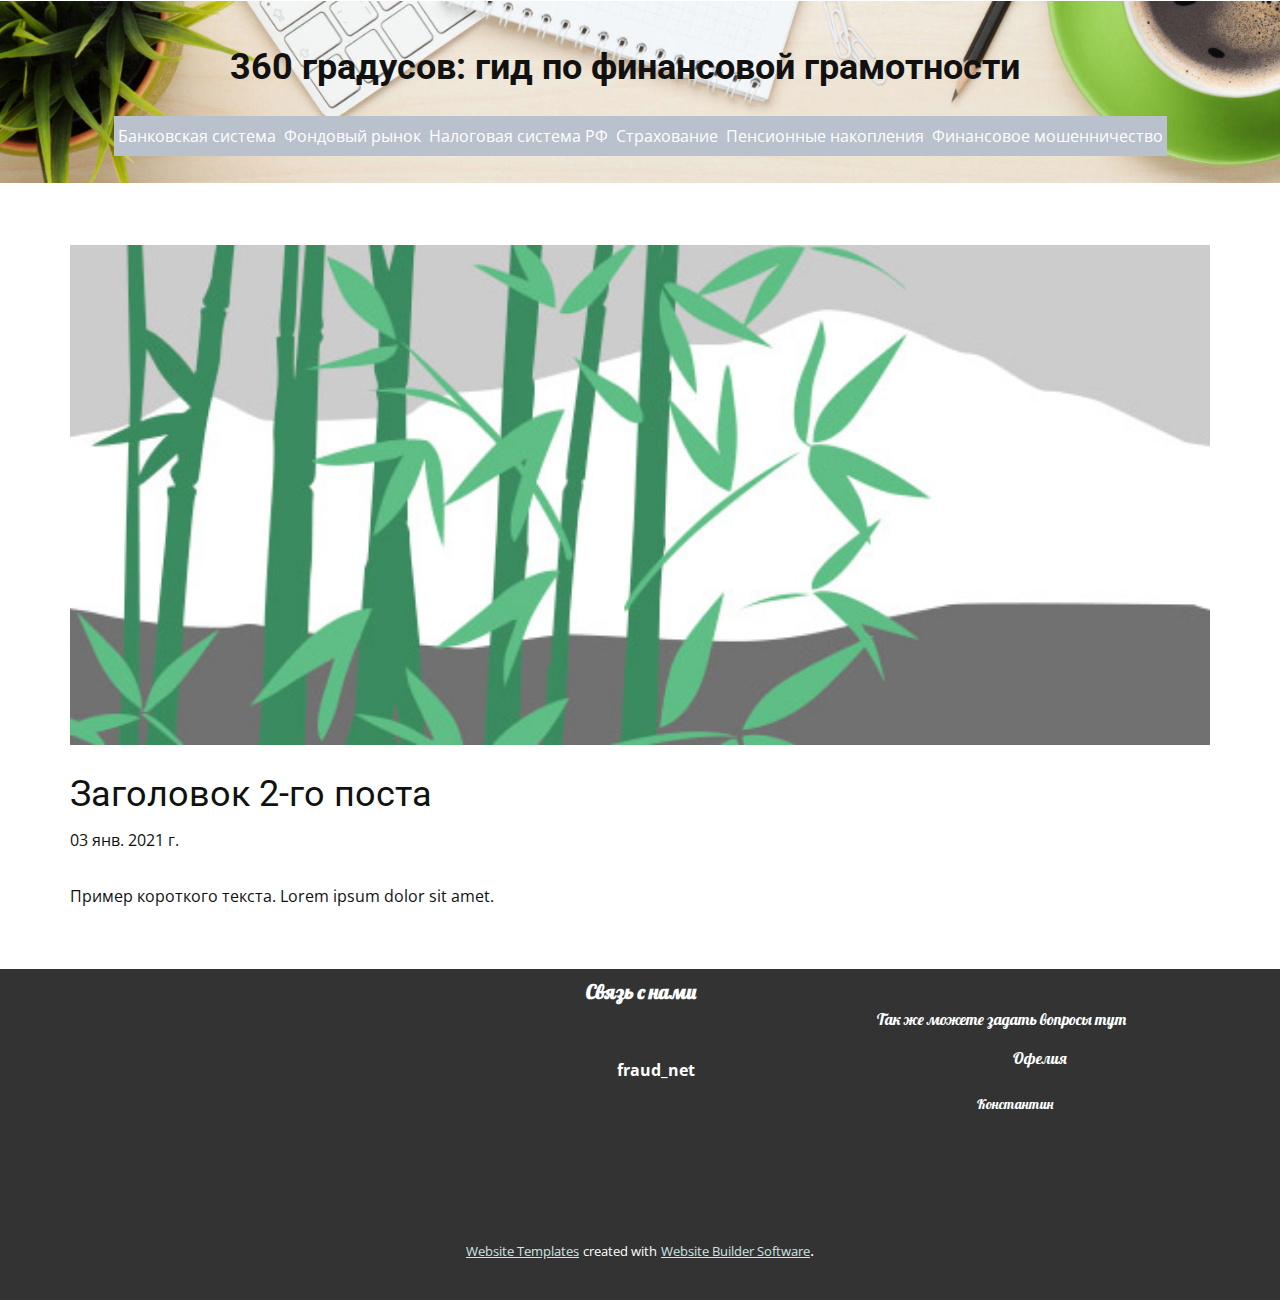
<file: blog/пост-1.html>
<!doctype html>
<html style="font-size: 16px;"><head>
    <meta name="viewport" content="width=device-width, initial-scale=1.0">
    <meta charset="utf-8">
    <meta name="keywords" content="Запись 1">
    <meta name="description" content="">
    <meta name="page_type" content="np-template-header-footer-from-plugin">
    <title>Заголовок 2-го поста</title>
    <link rel="stylesheet" href="../nicepage.css" media="screen">
<link rel="stylesheet" href="../Post-Template.css" media="screen">
    <script class="u-script" type="text/javascript" src="../jquery.js" defer=""></script>
    <script class="u-script" type="text/javascript" src="../nicepage.js" defer=""></script>
    <meta name="generator" content="Nicepage 3.3.3, nicepage.com">
    <link id="u-theme-google-font" rel="stylesheet" href="https://fonts.googleapis.com/css?family=Roboto:100,100i,300,300i,400,400i,500,500i,700,700i,900,900i|Open+Sans:300,300i,400,400i,600,600i,700,700i,800,800i">
    <link id="u-page-google-font" rel="stylesheet" href="https://fonts.googleapis.com/css?family=Lobster:400">
    
    
    
    <script type="application/ld+json">{
		"@context": "http://schema.org",
		"@type": "Organization",
		"name": "",
		"url": "index.html",
		"sameAs": [
				"https://www.instagram.com/fraud_net/",
				"https://www.instagram.com/_ellegant__/",
				"https://vk.com/kostya_leonov_45",
				"https://www.instagram.com/_ofa_k/",
				"https://vk.com/ofelia4"
		]
}</script>
    <meta property="og:title" content="Post Template">
    <meta property="og:type" content="website">
    <meta name="theme-color" content="#446d6b">
    <link rel="canonical" href="../index.html">
    <meta property="og:url" content="index.html">
  </head>
  <body class="u-body"><header class="u-clearfix u-header u-header" id="sec-5c72"><img src="../images/230.jpg" alt="" class="u-expanded-width u-image u-image-default u-image-1" data-image-width="3000" data-image-height="1000"><h1 class="u-heading-font u-text u-title u-text-1">360 градусов: гид по финансовой грамотности</h1><nav class="u-menu u-menu-dropdown u-offcanvas u-menu-1" data-responsive-from="MD">
        <div class="menu-collapse" style="font-size: 1rem; letter-spacing: 0px;">
          <a class="u-active-palette-5-dark-1 u-button-style u-custom-left-right-menu-spacing u-custom-padding-bottom u-custom-top-bottom-menu-spacing u-nav-link u-palette-5-base u-text-active-grey-90 u-text-body-alt-color u-text-hover-grey-50" href="../#">
            <svg><use xmlns:xlink="http://www.w3.org/1999/xlink" xlink:href="../#menu-hamburger"></use></svg>
            <svg version="1.1" xmlns="http://www.w3.org/2000/svg" xmlns:xlink="http://www.w3.org/1999/xlink"><defs><symbol id="menu-hamburger" viewBox="0 0 16 16" style="width: 16px; height: 16px;"><rect y="1" width="16" height="2"></rect><rect y="7" width="16" height="2"></rect><rect y="13" width="16" height="2"></rect>
</symbol>
</defs></svg>
          </a>
        </div>
        <div class="u-custom-menu u-nav-container">
          <ul class="u-nav u-unstyled u-nav-1"><li class="u-nav-item"><a class="u-active-palette-5-dark-1 u-button-style u-nav-link u-palette-5-base u-text-active-grey-90 u-text-body-alt-color u-text-hover-grey-50" href="../Банковская-система.html" style="padding: 12px 4px;">Банковская система</a>
</li><li class="u-nav-item"><a class="u-active-palette-5-dark-1 u-button-style u-nav-link u-palette-5-base u-text-active-grey-90 u-text-body-alt-color u-text-hover-grey-50" href="../Фондовый-рынок.html" style="padding: 12px 4px;">Фондовый рынок</a>
</li><li class="u-nav-item"><a class="u-active-palette-5-dark-1 u-button-style u-nav-link u-palette-5-base u-text-active-grey-90 u-text-body-alt-color u-text-hover-grey-50" href="../Налоговая-система-РФ.html" style="padding: 12px 4px;">Налоговая система РФ</a>
</li><li class="u-nav-item"><a class="u-active-palette-5-dark-1 u-button-style u-nav-link u-palette-5-base u-text-active-grey-90 u-text-body-alt-color u-text-hover-grey-50" href="../Страхование.html" style="padding: 12px 4px;">Страхование</a>
</li><li class="u-nav-item"><a class="u-active-palette-5-dark-1 u-button-style u-nav-link u-palette-5-base u-text-active-grey-90 u-text-body-alt-color u-text-hover-grey-50" href="../Пенсионные-накопления.html" style="padding: 12px 4px;">Пенсионные накопления</a>
</li><li class="u-nav-item"><a class="u-active-palette-5-dark-1 u-button-style u-nav-link u-palette-5-base u-text-active-grey-90 u-text-body-alt-color u-text-hover-grey-50" href="../Финансовое-мошенничество.html" style="padding: 12px 4px;">Финансовое мошенничество</a>
</li></ul>
        </div>
        <div class="u-custom-menu u-nav-container-collapse">
          <div class="u-black u-container-style u-inner-container-layout u-opacity u-opacity-95 u-sidenav">
            <div class="u-sidenav-overflow">
              <div class="u-menu-close"></div>
              <ul class="u-align-center u-nav u-popupmenu-items u-unstyled u-nav-2"><li class="u-nav-item"><a class="u-button-style u-nav-link" href="../Банковская-система.html" style="padding: 12px 4px;">Банковская система</a>
</li><li class="u-nav-item"><a class="u-button-style u-nav-link" href="../Фондовый-рынок.html" style="padding: 12px 4px;">Фондовый рынок</a>
</li><li class="u-nav-item"><a class="u-button-style u-nav-link" href="../Налоговая-система-РФ.html" style="padding: 12px 4px;">Налоговая система РФ</a>
</li><li class="u-nav-item"><a class="u-button-style u-nav-link" href="../Страхование.html" style="padding: 12px 4px;">Страхование</a>
</li><li class="u-nav-item"><a class="u-button-style u-nav-link" href="../Пенсионные-накопления.html" style="padding: 12px 4px;">Пенсионные накопления</a>
</li><li class="u-nav-item"><a class="u-button-style u-nav-link" href="../Финансовое-мошенничество.html" style="padding: 12px 4px;">Финансовое мошенничество</a>
</li></ul>
            </div>
          </div>
          <div class="u-black u-menu-overlay u-opacity u-opacity-70"></div>
        </div>
      </nav></header>
    <section class="u-clearfix u-section-1" id="sec-75e1">
      <div class="u-clearfix u-sheet u-sheet-1">
        <img src="../images/2.jpeg" alt="" class="u-blog-control u-expanded-width u-image u-image-default u-image-1" data-image-width="1080" data-image-height="1080">
        <h2 class="u-blog-control u-custom-font u-expanded-width u-heading-font u-text u-text-1">Заголовок 2-го поста</h2>
        <div class="u-metadata u-metadata-1">
          <span class="u-meta-date u-meta-icon">03 янв. 2021 г.</span>
          
          
        </div>
        <div class="u-blog-control u-expanded-width-sm u-expanded-width-xl u-expanded-width-xs u-post-content u-text u-text-2">
  Пример короткого текста. Lorem ipsum dolor sit amet.
  </div>
      </div>
    </section>
    
    
    
    <footer class="u-align-center u-clearfix u-footer u-grey-80 u-footer" id="sec-07fe"><div class="u-clearfix u-sheet u-sheet-1">
        <p class="u-align-center u-custom-font u-font-Lobster u-small-text u-text u-text-variant u-text-1">
          <span style="font-weight: 700;">Связь с нами</span>
          <span style="font-weight: 700;"></span>
        </p>
        <p class="u-align-center u-custom-font u-font-Lobster u-text u-text-2">Так же можете задать вопросы тут</p><span class="u-icon u-icon-circle u-text-white u-icon-1"><svg class="u-svg-link" preserveAspectRatio="xMidYMin slice" viewBox="0 0 52 52" style=""><use xmlns:xlink="http://www.w3.org/1999/xlink" xlink:href="../#svg-cf3d"></use></svg><svg xmlns="http://www.w3.org/2000/svg" xmlns:xlink="http://www.w3.org/1999/xlink" version="1.1" xml:space="preserve" class="u-svg-content" viewBox="0 0 52 52" x="0px" y="0px" id="svg-cf3d" style="enable-background:new 0 0 52 52;"><g><path d="M45.861,28.127c-0.614-1.525-2.226-2.234-3.932-2.985c-1.683-0.741-3.422-1.507-4.077-3.035   c-1.41-3.292-8.243-9.459-9.886-10.912V8h2.967c0.553,0,1-0.447,1-1V1c0-0.553-0.447-1-1-1h-24c-0.553,0-1,0.447-1,1v6   c0,0.553,0.447,1,1,1h2.728v3.86c-1.664,2.28-2.657,6.387-2.7,6.567c-0.018,0.076-0.027,0.154-0.027,0.232v13.664   c0,2.283,1.498,3.817,3.728,3.817c0.806,0,1.416-0.378,1.878-0.926c0.015,0.171,0.023,0.319,0.023,0.438   c0,2.513,1.389,4.137,3.537,4.137c0.951,0,1.678-0.264,2.218-0.637c0.325,1.123,1.278,2.367,3.102,2.367   c1.002,0,1.773-0.298,2.347-0.676c0.025,3.723,0.053,7.862,0.053,8.106c0,1.035,1.241,3.049,3.518,3.049   c1.957,0,3.05-1.837,3.387-2.922c0.026-0.087,0.042-0.176,0.045-0.267l0.623-20.685c0.289,0.182,0.614,0.385,0.975,0.609   c0.896,0.56,1.847,1.152,2.514,1.597c1.521,1.015,2.723,1.815,4.555,1.815c3.341,0,5.446-0.609,6.259-1.81   C45.994,29.889,46.269,29.143,45.861,28.127z M7.933,2h22v4h-2.967H10.661H7.933V2z M44.035,29.217   c-0.303,0.448-1.872,0.931-4.602,0.931c-1.174,0-1.946-0.48-3.445-1.479c-0.68-0.453-1.65-1.059-2.564-1.629   c-0.979-0.611-2.09-1.305-2.356-1.516c-0.295-0.235-0.698-0.285-1.043-0.125c-0.343,0.159-0.567,0.499-0.579,0.877L28.772,48.59   C28.633,48.938,28.143,50,27.336,50c-1.127,0-1.501-1.051-1.517-1.051c-0.001,0-0.001,0-0.001,0.001   c0-0.472-0.094-14.066-0.094-14.066c-0.004-0.528-0.418-0.963-0.945-0.991c-0.528-0.05-0.985,0.356-1.048,0.882l-0.444,3.785   c-0.185,0.288-0.736,0.961-1.868,0.961c-1.01,0-1.198-0.837-1.24-1.268l-0.628-4.057c-0.08-0.521-0.536-0.894-1.077-0.843   c-0.524,0.047-0.924,0.493-0.911,1.021l0.063,2.595c-0.107,0.258-0.463,0.821-1.526,0.821c-1.271,0-1.537-1.162-1.537-2.137   c0-1.21-0.579-4.337-0.644-4.689c-0.093-0.49-0.55-0.857-1.026-0.815c-0.497,0.021-0.903,0.405-0.952,0.9   c-0.139,1.393-0.755,3.093-1.277,3.093c-1.428,0-1.728-0.988-1.728-1.817V18.78c0.311-1.255,1.285-4.459,2.502-5.947   c0.146-0.179,0.226-0.402,0.226-0.633V8h14.306v3.648c0,0.29,0.126,0.565,0.345,0.755c2.307,2.004,8.547,7.795,9.703,10.491   c0.966,2.254,3.167,3.224,5.109,4.078c1.322,0.582,2.572,1.133,2.882,1.901C44.103,29.116,44.055,29.187,44.035,29.217z"></path>
</g></svg></span>
        <div class="u-social-icons u-spacing-10 u-social-icons-1">
          <a class="u-social-url" target="_blank" href="https://www.instagram.com/fraud_net/"><span class="u-icon u-icon-circle u-social-instagram u-social-type-logo u-icon-2"><svg class="u-svg-link" preserveAspectRatio="xMidYMin slice" viewBox="0 0 112 112" style=""><use xmlns:xlink="http://www.w3.org/1999/xlink" xlink:href="../#svg-145e"></use></svg><svg xmlns="http://www.w3.org/2000/svg" xmlns:xlink="http://www.w3.org/1999/xlink" version="1.1" xml:space="preserve" class="u-svg-content" viewBox="0 0 112 112" x="0px" y="0px" id="svg-145e"><path d="M55.9,32.9c-12.8,0-23.2,10.4-23.2,23.2s10.4,23.2,23.2,23.2s23.2-10.4,23.2-23.2S68.7,32.9,55.9,32.9z M55.9,69.4c-7.4,0-13.3-6-13.3-13.3c-0.1-7.4,6-13.3,13.3-13.3s13.3,6,13.3,13.3C69.3,63.5,63.3,69.4,55.9,69.4z"></path><path d="M79.7,26.8c-3,0-5.4,2.5-5.4,5.4s2.5,5.4,5.4,5.4c3,0,5.4-2.5,5.4-5.4S82.7,26.8,79.7,26.8z"></path><path d="M78.2,11H33.5C21,11,10.8,21.3,10.8,33.7v44.7c0,12.6,10.2,22.8,22.7,22.8h44.7c12.6,0,22.7-10.2,22.7-22.7 V33.7C100.8,21.1,90.6,11,78.2,11z M91,78.4c0,7.1-5.8,12.8-12.8,12.8H33.5c-7.1,0-12.8-5.8-12.8-12.8V33.7 c0-7.1,5.8-12.8,12.8-12.8h44.7c7.1,0,12.8,5.8,12.8,12.8V78.4z"></path></svg></span>
          </a>
        </div>
        <div class="u-social-icons u-spacing-10 u-social-icons-2">
          <a class="u-social-url" target="_blank" href="https://www.instagram.com/_ellegant__/"><span class="u-icon u-icon-circle u-social-instagram u-social-type-logo u-icon-3"><svg class="u-svg-link" preserveAspectRatio="xMidYMin slice" viewBox="0 0 112 112" style=""><use xmlns:xlink="http://www.w3.org/1999/xlink" xlink:href="../#svg-dff9"></use></svg><svg xmlns="http://www.w3.org/2000/svg" xmlns:xlink="http://www.w3.org/1999/xlink" version="1.1" xml:space="preserve" class="u-svg-content" viewBox="0 0 112 112" x="0px" y="0px" id="svg-dff9"><path d="M55.9,32.9c-12.8,0-23.2,10.4-23.2,23.2s10.4,23.2,23.2,23.2s23.2-10.4,23.2-23.2S68.7,32.9,55.9,32.9z M55.9,69.4c-7.4,0-13.3-6-13.3-13.3c-0.1-7.4,6-13.3,13.3-13.3s13.3,6,13.3,13.3C69.3,63.5,63.3,69.4,55.9,69.4z"></path><path d="M79.7,26.8c-3,0-5.4,2.5-5.4,5.4s2.5,5.4,5.4,5.4c3,0,5.4-2.5,5.4-5.4S82.7,26.8,79.7,26.8z"></path><path d="M78.2,11H33.5C21,11,10.8,21.3,10.8,33.7v44.7c0,12.6,10.2,22.8,22.7,22.8h44.7c12.6,0,22.7-10.2,22.7-22.7 V33.7C100.8,21.1,90.6,11,78.2,11z M91,78.4c0,7.1-5.8,12.8-12.8,12.8H33.5c-7.1,0-12.8-5.8-12.8-12.8V33.7 c0-7.1,5.8-12.8,12.8-12.8h44.7c7.1,0,12.8,5.8,12.8,12.8V78.4z"></path></svg></span>
          </a>
          <a class="u-social-url" target="_blank" href="https://vk.com/kostya_leonov_45"><span class="u-icon u-icon-circle u-social-type-logo u-social-vk u-icon-4"><svg class="u-svg-link" preserveAspectRatio="xMidYMin slice" viewBox="0 0 112 112" style=""><use xmlns:xlink="http://www.w3.org/1999/xlink" xlink:href="../#svg-4db3"></use></svg><svg xmlns="http://www.w3.org/2000/svg" xmlns:xlink="http://www.w3.org/1999/xlink" version="1.1" xml:space="preserve" class="u-svg-content" viewBox="0 0 112 112" x="0px" y="0px" id="svg-4db3"><path d="M106,90.1l-14.6,0.1c0,0-3.1,0.6-7.3-2.2c-5.5-3.7-10.8-13.4-14.8-12.1c-4,1.3-3.9,10-3.9,10s0,1.9-0.9,2.8 c-1,1-3,1.3-3,1.3H55c0,0-14.5,0.9-27.3-12.3C13.7,63.5,1.3,35,1.3,35s-0.7-1.9,0-2.8c0.9-1,3.3-1,3.3-1L20.3,31c0,0,1.5,0.3,2.5,1 c0.9,0.6,1.3,1.8,1.3,1.8s2.5,6.4,6,12.1c6.6,11.2,9.6,13.7,11.8,12.4c3.3-1.8,2.2-15.8,2.2-15.8s0-5.2-1.6-7.4 c-1.3-1.8-3.7-2.2-4.9-2.4c-0.9-0.1,0.6-2.2,2.4-3.1c2.8-1.3,7.8-1.5,13.7-1.3c4.6,0,6,0.3,7.8,0.7c5.4,1.3,3.6,6.4,3.6,18.3 c0,3.8-0.7,9.3,2.1,11.1c1.2,0.7,4.2,0.1,11.5-12.3c3.4-5.9,6.1-12.7,6.1-12.7s0.6-1.2,1.5-1.8c0.9-0.6,2.1-0.4,2.1-0.4l16.6-0.1 c0,0,4.9-0.6,5.8,1.6c0.9,2.4-1.8,7.8-8.7,16.7C91.1,64.1,89.7,62.8,99,71.2c8.8,8.1,10.6,12,10.9,12.6 C113.8,89.7,106,90.1,106,90.1z"></path></svg></span>
          </a>
        </div>
        <p class="u-align-center u-custom-font u-font-Lobster u-text u-text-3">Офелия</p>
        <p class="u-align-center u-custom-font u-font-Lobster u-text u-text-4">Константин</p>
        <a href="https://www.instagram.com/fraud_net/" class="u-btn u-button-style u-none u-text-hover-palette-4-base u-text-white u-btn-1">fraud_net</a>
        <div class="u-social-icons u-spacing-10 u-social-icons-3">
          <a class="u-social-url" target="_blank" href="https://www.instagram.com/_ofa_k/"><span class="u-icon u-icon-circle u-social-instagram u-social-type-logo u-icon-5"><svg class="u-svg-link" preserveAspectRatio="xMidYMin slice" viewBox="0 0 112 112" style=""><use xmlns:xlink="http://www.w3.org/1999/xlink" xlink:href="../#svg-d794"></use></svg><svg xmlns="http://www.w3.org/2000/svg" xmlns:xlink="http://www.w3.org/1999/xlink" version="1.1" xml:space="preserve" class="u-svg-content" viewBox="0 0 112 112" x="0px" y="0px" id="svg-d794"><path d="M55.9,32.9c-12.8,0-23.2,10.4-23.2,23.2s10.4,23.2,23.2,23.2s23.2-10.4,23.2-23.2S68.7,32.9,55.9,32.9z M55.9,69.4c-7.4,0-13.3-6-13.3-13.3c-0.1-7.4,6-13.3,13.3-13.3s13.3,6,13.3,13.3C69.3,63.5,63.3,69.4,55.9,69.4z"></path><path d="M79.7,26.8c-3,0-5.4,2.5-5.4,5.4s2.5,5.4,5.4,5.4c3,0,5.4-2.5,5.4-5.4S82.7,26.8,79.7,26.8z"></path><path d="M78.2,11H33.5C21,11,10.8,21.3,10.8,33.7v44.7c0,12.6,10.2,22.8,22.7,22.8h44.7c12.6,0,22.7-10.2,22.7-22.7 V33.7C100.8,21.1,90.6,11,78.2,11z M91,78.4c0,7.1-5.8,12.8-12.8,12.8H33.5c-7.1,0-12.8-5.8-12.8-12.8V33.7 c0-7.1,5.8-12.8,12.8-12.8h44.7c7.1,0,12.8,5.8,12.8,12.8V78.4z"></path></svg></span>
          </a>
          <a class="u-social-url" target="_blank" href="https://vk.com/ofelia4"><span class="u-icon u-icon-circle u-social-type-logo u-social-vk u-icon-6"><svg class="u-svg-link" preserveAspectRatio="xMidYMin slice" viewBox="0 0 112 112" style=""><use xmlns:xlink="http://www.w3.org/1999/xlink" xlink:href="../#svg-5b61"></use></svg><svg xmlns="http://www.w3.org/2000/svg" xmlns:xlink="http://www.w3.org/1999/xlink" version="1.1" xml:space="preserve" class="u-svg-content" viewBox="0 0 112 112" x="0px" y="0px" id="svg-5b61"><path d="M106,90.1l-14.6,0.1c0,0-3.1,0.6-7.3-2.2c-5.5-3.7-10.8-13.4-14.8-12.1c-4,1.3-3.9,10-3.9,10s0,1.9-0.9,2.8 c-1,1-3,1.3-3,1.3H55c0,0-14.5,0.9-27.3-12.3C13.7,63.5,1.3,35,1.3,35s-0.7-1.9,0-2.8c0.9-1,3.3-1,3.3-1L20.3,31c0,0,1.5,0.3,2.5,1 c0.9,0.6,1.3,1.8,1.3,1.8s2.5,6.4,6,12.1c6.6,11.2,9.6,13.7,11.8,12.4c3.3-1.8,2.2-15.8,2.2-15.8s0-5.2-1.6-7.4 c-1.3-1.8-3.7-2.2-4.9-2.4c-0.9-0.1,0.6-2.2,2.4-3.1c2.8-1.3,7.8-1.5,13.7-1.3c4.6,0,6,0.3,7.8,0.7c5.4,1.3,3.6,6.4,3.6,18.3 c0,3.8-0.7,9.3,2.1,11.1c1.2,0.7,4.2,0.1,11.5-12.3c3.4-5.9,6.1-12.7,6.1-12.7s0.6-1.2,1.5-1.8c0.9-0.6,2.1-0.4,2.1-0.4l16.6-0.1 c0,0,4.9-0.6,5.8,1.6c0.9,2.4-1.8,7.8-8.7,16.7C91.1,64.1,89.7,62.8,99,71.2c8.8,8.1,10.6,12,10.9,12.6 C113.8,89.7,106,90.1,106,90.1z"></path></svg></span>
          </a>
        </div>
      </div></footer>
    <section class="u-backlink u-clearfix u-grey-80">
      <a class="u-link" href="https://nicepage.com/website-templates" target="_blank">
        <span>Website Templates</span>
      </a>
      <p class="u-text">
        <span>created with</span>
      </p>
      <a class="u-link" href="https://nicepage.com/" target="_blank">
        <span>Website Builder Software</span>
      </a>. 
    </section>
  
</body></html>
</file>
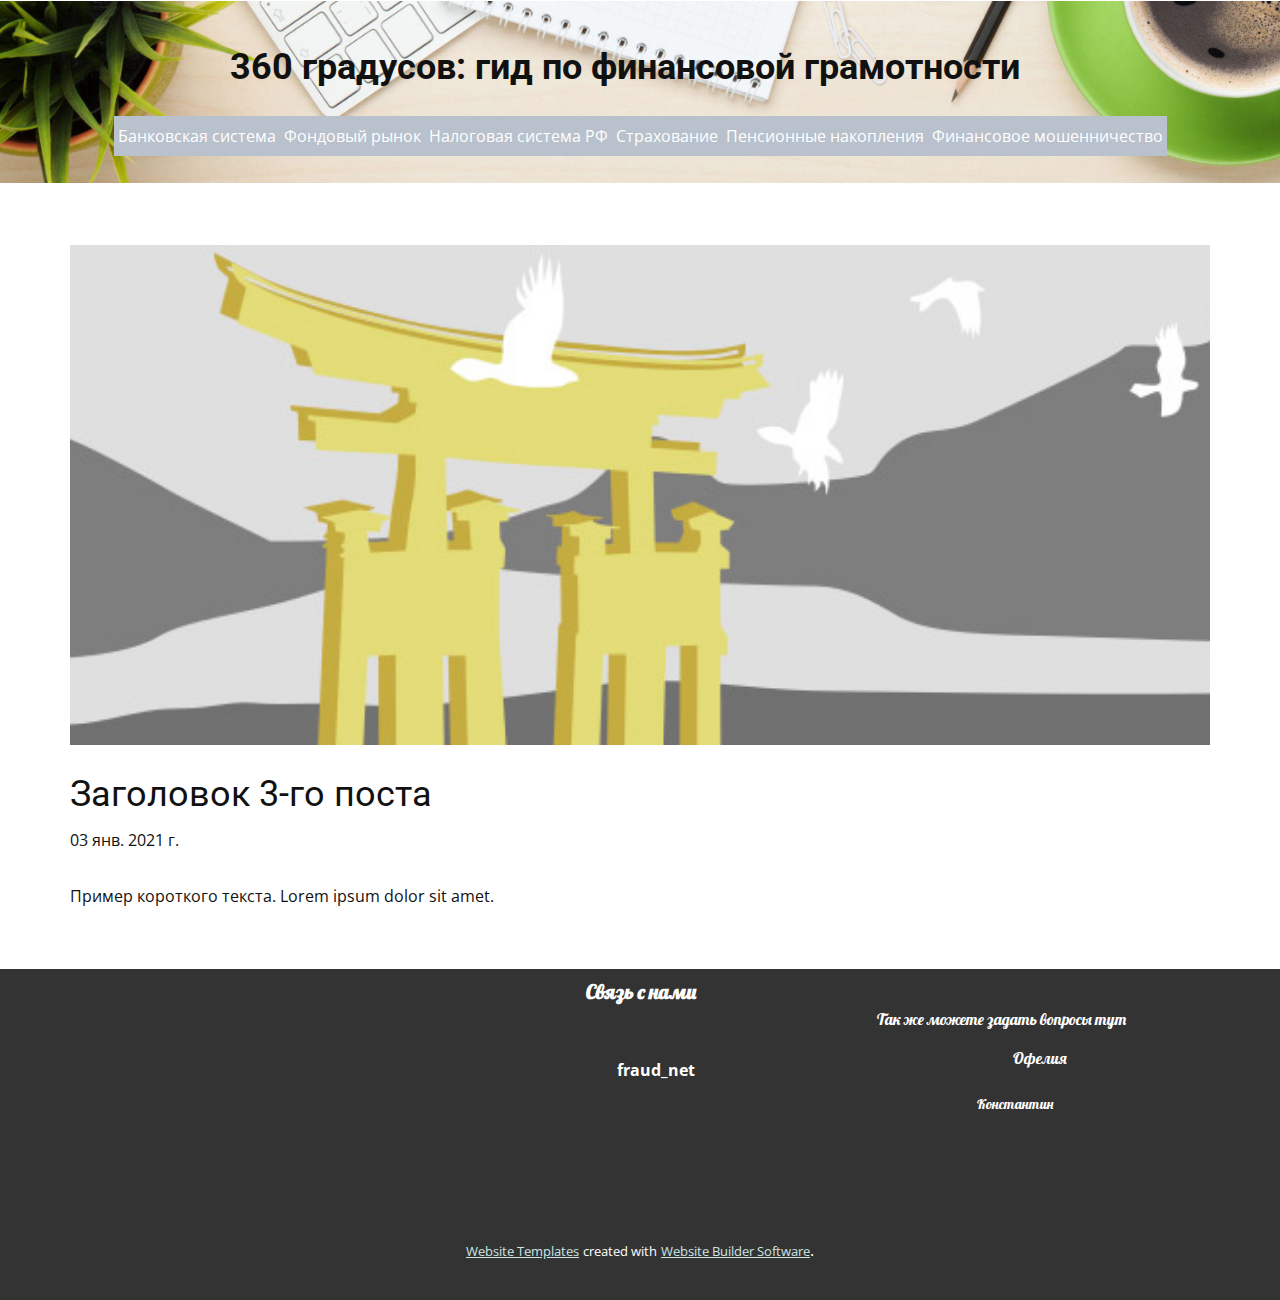
<file: blog/пост-2.html>
<!doctype html>
<html style="font-size: 16px;"><head>
    <meta name="viewport" content="width=device-width, initial-scale=1.0">
    <meta charset="utf-8">
    <meta name="keywords" content="Запись 1">
    <meta name="description" content="">
    <meta name="page_type" content="np-template-header-footer-from-plugin">
    <title>Заголовок 3-го поста</title>
    <link rel="stylesheet" href="../nicepage.css" media="screen">
<link rel="stylesheet" href="../Post-Template.css" media="screen">
    <script class="u-script" type="text/javascript" src="../jquery.js" defer=""></script>
    <script class="u-script" type="text/javascript" src="../nicepage.js" defer=""></script>
    <meta name="generator" content="Nicepage 3.3.3, nicepage.com">
    <link id="u-theme-google-font" rel="stylesheet" href="https://fonts.googleapis.com/css?family=Roboto:100,100i,300,300i,400,400i,500,500i,700,700i,900,900i|Open+Sans:300,300i,400,400i,600,600i,700,700i,800,800i">
    <link id="u-page-google-font" rel="stylesheet" href="https://fonts.googleapis.com/css?family=Lobster:400">
    
    
    
    <script type="application/ld+json">{
		"@context": "http://schema.org",
		"@type": "Organization",
		"name": "",
		"url": "index.html",
		"sameAs": [
				"https://www.instagram.com/fraud_net/",
				"https://www.instagram.com/_ellegant__/",
				"https://vk.com/kostya_leonov_45",
				"https://www.instagram.com/_ofa_k/",
				"https://vk.com/ofelia4"
		]
}</script>
    <meta property="og:title" content="Post Template">
    <meta property="og:type" content="website">
    <meta name="theme-color" content="#446d6b">
    <link rel="canonical" href="../index.html">
    <meta property="og:url" content="index.html">
  </head>
  <body class="u-body"><header class="u-clearfix u-header u-header" id="sec-5c72"><img src="../images/230.jpg" alt="" class="u-expanded-width u-image u-image-default u-image-1" data-image-width="3000" data-image-height="1000"><h1 class="u-heading-font u-text u-title u-text-1">360 градусов: гид по финансовой грамотности</h1><nav class="u-menu u-menu-dropdown u-offcanvas u-menu-1" data-responsive-from="MD">
        <div class="menu-collapse" style="font-size: 1rem; letter-spacing: 0px;">
          <a class="u-active-palette-5-dark-1 u-button-style u-custom-left-right-menu-spacing u-custom-padding-bottom u-custom-top-bottom-menu-spacing u-nav-link u-palette-5-base u-text-active-grey-90 u-text-body-alt-color u-text-hover-grey-50" href="../#">
            <svg><use xmlns:xlink="http://www.w3.org/1999/xlink" xlink:href="../#menu-hamburger"></use></svg>
            <svg version="1.1" xmlns="http://www.w3.org/2000/svg" xmlns:xlink="http://www.w3.org/1999/xlink"><defs><symbol id="menu-hamburger" viewBox="0 0 16 16" style="width: 16px; height: 16px;"><rect y="1" width="16" height="2"></rect><rect y="7" width="16" height="2"></rect><rect y="13" width="16" height="2"></rect>
</symbol>
</defs></svg>
          </a>
        </div>
        <div class="u-custom-menu u-nav-container">
          <ul class="u-nav u-unstyled u-nav-1"><li class="u-nav-item"><a class="u-active-palette-5-dark-1 u-button-style u-nav-link u-palette-5-base u-text-active-grey-90 u-text-body-alt-color u-text-hover-grey-50" href="../Банковская-система.html" style="padding: 12px 4px;">Банковская система</a>
</li><li class="u-nav-item"><a class="u-active-palette-5-dark-1 u-button-style u-nav-link u-palette-5-base u-text-active-grey-90 u-text-body-alt-color u-text-hover-grey-50" href="../Фондовый-рынок.html" style="padding: 12px 4px;">Фондовый рынок</a>
</li><li class="u-nav-item"><a class="u-active-palette-5-dark-1 u-button-style u-nav-link u-palette-5-base u-text-active-grey-90 u-text-body-alt-color u-text-hover-grey-50" href="../Налоговая-система-РФ.html" style="padding: 12px 4px;">Налоговая система РФ</a>
</li><li class="u-nav-item"><a class="u-active-palette-5-dark-1 u-button-style u-nav-link u-palette-5-base u-text-active-grey-90 u-text-body-alt-color u-text-hover-grey-50" href="../Страхование.html" style="padding: 12px 4px;">Страхование</a>
</li><li class="u-nav-item"><a class="u-active-palette-5-dark-1 u-button-style u-nav-link u-palette-5-base u-text-active-grey-90 u-text-body-alt-color u-text-hover-grey-50" href="../Пенсионные-накопления.html" style="padding: 12px 4px;">Пенсионные накопления</a>
</li><li class="u-nav-item"><a class="u-active-palette-5-dark-1 u-button-style u-nav-link u-palette-5-base u-text-active-grey-90 u-text-body-alt-color u-text-hover-grey-50" href="../Финансовое-мошенничество.html" style="padding: 12px 4px;">Финансовое мошенничество</a>
</li></ul>
        </div>
        <div class="u-custom-menu u-nav-container-collapse">
          <div class="u-black u-container-style u-inner-container-layout u-opacity u-opacity-95 u-sidenav">
            <div class="u-sidenav-overflow">
              <div class="u-menu-close"></div>
              <ul class="u-align-center u-nav u-popupmenu-items u-unstyled u-nav-2"><li class="u-nav-item"><a class="u-button-style u-nav-link" href="../Банковская-система.html" style="padding: 12px 4px;">Банковская система</a>
</li><li class="u-nav-item"><a class="u-button-style u-nav-link" href="../Фондовый-рынок.html" style="padding: 12px 4px;">Фондовый рынок</a>
</li><li class="u-nav-item"><a class="u-button-style u-nav-link" href="../Налоговая-система-РФ.html" style="padding: 12px 4px;">Налоговая система РФ</a>
</li><li class="u-nav-item"><a class="u-button-style u-nav-link" href="../Страхование.html" style="padding: 12px 4px;">Страхование</a>
</li><li class="u-nav-item"><a class="u-button-style u-nav-link" href="../Пенсионные-накопления.html" style="padding: 12px 4px;">Пенсионные накопления</a>
</li><li class="u-nav-item"><a class="u-button-style u-nav-link" href="../Финансовое-мошенничество.html" style="padding: 12px 4px;">Финансовое мошенничество</a>
</li></ul>
            </div>
          </div>
          <div class="u-black u-menu-overlay u-opacity u-opacity-70"></div>
        </div>
      </nav></header>
    <section class="u-clearfix u-section-1" id="sec-75e1">
      <div class="u-clearfix u-sheet u-sheet-1">
        <img src="../images/3.jpeg" alt="" class="u-blog-control u-expanded-width u-image u-image-default u-image-1" data-image-width="1080" data-image-height="1080">
        <h2 class="u-blog-control u-custom-font u-expanded-width u-heading-font u-text u-text-1">Заголовок 3-го поста</h2>
        <div class="u-metadata u-metadata-1">
          <span class="u-meta-date u-meta-icon">03 янв. 2021 г.</span>
          
          
        </div>
        <div class="u-blog-control u-expanded-width-sm u-expanded-width-xl u-expanded-width-xs u-post-content u-text u-text-2">
  Пример короткого текста. Lorem ipsum dolor sit amet.
  </div>
      </div>
    </section>
    
    
    
    <footer class="u-align-center u-clearfix u-footer u-grey-80 u-footer" id="sec-07fe"><div class="u-clearfix u-sheet u-sheet-1">
        <p class="u-align-center u-custom-font u-font-Lobster u-small-text u-text u-text-variant u-text-1">
          <span style="font-weight: 700;">Связь с нами</span>
          <span style="font-weight: 700;"></span>
        </p>
        <p class="u-align-center u-custom-font u-font-Lobster u-text u-text-2">Так же можете задать вопросы тут</p><span class="u-icon u-icon-circle u-text-white u-icon-1"><svg class="u-svg-link" preserveAspectRatio="xMidYMin slice" viewBox="0 0 52 52" style=""><use xmlns:xlink="http://www.w3.org/1999/xlink" xlink:href="../#svg-cf3d"></use></svg><svg xmlns="http://www.w3.org/2000/svg" xmlns:xlink="http://www.w3.org/1999/xlink" version="1.1" xml:space="preserve" class="u-svg-content" viewBox="0 0 52 52" x="0px" y="0px" id="svg-cf3d" style="enable-background:new 0 0 52 52;"><g><path d="M45.861,28.127c-0.614-1.525-2.226-2.234-3.932-2.985c-1.683-0.741-3.422-1.507-4.077-3.035   c-1.41-3.292-8.243-9.459-9.886-10.912V8h2.967c0.553,0,1-0.447,1-1V1c0-0.553-0.447-1-1-1h-24c-0.553,0-1,0.447-1,1v6   c0,0.553,0.447,1,1,1h2.728v3.86c-1.664,2.28-2.657,6.387-2.7,6.567c-0.018,0.076-0.027,0.154-0.027,0.232v13.664   c0,2.283,1.498,3.817,3.728,3.817c0.806,0,1.416-0.378,1.878-0.926c0.015,0.171,0.023,0.319,0.023,0.438   c0,2.513,1.389,4.137,3.537,4.137c0.951,0,1.678-0.264,2.218-0.637c0.325,1.123,1.278,2.367,3.102,2.367   c1.002,0,1.773-0.298,2.347-0.676c0.025,3.723,0.053,7.862,0.053,8.106c0,1.035,1.241,3.049,3.518,3.049   c1.957,0,3.05-1.837,3.387-2.922c0.026-0.087,0.042-0.176,0.045-0.267l0.623-20.685c0.289,0.182,0.614,0.385,0.975,0.609   c0.896,0.56,1.847,1.152,2.514,1.597c1.521,1.015,2.723,1.815,4.555,1.815c3.341,0,5.446-0.609,6.259-1.81   C45.994,29.889,46.269,29.143,45.861,28.127z M7.933,2h22v4h-2.967H10.661H7.933V2z M44.035,29.217   c-0.303,0.448-1.872,0.931-4.602,0.931c-1.174,0-1.946-0.48-3.445-1.479c-0.68-0.453-1.65-1.059-2.564-1.629   c-0.979-0.611-2.09-1.305-2.356-1.516c-0.295-0.235-0.698-0.285-1.043-0.125c-0.343,0.159-0.567,0.499-0.579,0.877L28.772,48.59   C28.633,48.938,28.143,50,27.336,50c-1.127,0-1.501-1.051-1.517-1.051c-0.001,0-0.001,0-0.001,0.001   c0-0.472-0.094-14.066-0.094-14.066c-0.004-0.528-0.418-0.963-0.945-0.991c-0.528-0.05-0.985,0.356-1.048,0.882l-0.444,3.785   c-0.185,0.288-0.736,0.961-1.868,0.961c-1.01,0-1.198-0.837-1.24-1.268l-0.628-4.057c-0.08-0.521-0.536-0.894-1.077-0.843   c-0.524,0.047-0.924,0.493-0.911,1.021l0.063,2.595c-0.107,0.258-0.463,0.821-1.526,0.821c-1.271,0-1.537-1.162-1.537-2.137   c0-1.21-0.579-4.337-0.644-4.689c-0.093-0.49-0.55-0.857-1.026-0.815c-0.497,0.021-0.903,0.405-0.952,0.9   c-0.139,1.393-0.755,3.093-1.277,3.093c-1.428,0-1.728-0.988-1.728-1.817V18.78c0.311-1.255,1.285-4.459,2.502-5.947   c0.146-0.179,0.226-0.402,0.226-0.633V8h14.306v3.648c0,0.29,0.126,0.565,0.345,0.755c2.307,2.004,8.547,7.795,9.703,10.491   c0.966,2.254,3.167,3.224,5.109,4.078c1.322,0.582,2.572,1.133,2.882,1.901C44.103,29.116,44.055,29.187,44.035,29.217z"></path>
</g></svg></span>
        <div class="u-social-icons u-spacing-10 u-social-icons-1">
          <a class="u-social-url" target="_blank" href="https://www.instagram.com/fraud_net/"><span class="u-icon u-icon-circle u-social-instagram u-social-type-logo u-icon-2"><svg class="u-svg-link" preserveAspectRatio="xMidYMin slice" viewBox="0 0 112 112" style=""><use xmlns:xlink="http://www.w3.org/1999/xlink" xlink:href="../#svg-145e"></use></svg><svg xmlns="http://www.w3.org/2000/svg" xmlns:xlink="http://www.w3.org/1999/xlink" version="1.1" xml:space="preserve" class="u-svg-content" viewBox="0 0 112 112" x="0px" y="0px" id="svg-145e"><path d="M55.9,32.9c-12.8,0-23.2,10.4-23.2,23.2s10.4,23.2,23.2,23.2s23.2-10.4,23.2-23.2S68.7,32.9,55.9,32.9z M55.9,69.4c-7.4,0-13.3-6-13.3-13.3c-0.1-7.4,6-13.3,13.3-13.3s13.3,6,13.3,13.3C69.3,63.5,63.3,69.4,55.9,69.4z"></path><path d="M79.7,26.8c-3,0-5.4,2.5-5.4,5.4s2.5,5.4,5.4,5.4c3,0,5.4-2.5,5.4-5.4S82.7,26.8,79.7,26.8z"></path><path d="M78.2,11H33.5C21,11,10.8,21.3,10.8,33.7v44.7c0,12.6,10.2,22.8,22.7,22.8h44.7c12.6,0,22.7-10.2,22.7-22.7 V33.7C100.8,21.1,90.6,11,78.2,11z M91,78.4c0,7.1-5.8,12.8-12.8,12.8H33.5c-7.1,0-12.8-5.8-12.8-12.8V33.7 c0-7.1,5.8-12.8,12.8-12.8h44.7c7.1,0,12.8,5.8,12.8,12.8V78.4z"></path></svg></span>
          </a>
        </div>
        <div class="u-social-icons u-spacing-10 u-social-icons-2">
          <a class="u-social-url" target="_blank" href="https://www.instagram.com/_ellegant__/"><span class="u-icon u-icon-circle u-social-instagram u-social-type-logo u-icon-3"><svg class="u-svg-link" preserveAspectRatio="xMidYMin slice" viewBox="0 0 112 112" style=""><use xmlns:xlink="http://www.w3.org/1999/xlink" xlink:href="../#svg-dff9"></use></svg><svg xmlns="http://www.w3.org/2000/svg" xmlns:xlink="http://www.w3.org/1999/xlink" version="1.1" xml:space="preserve" class="u-svg-content" viewBox="0 0 112 112" x="0px" y="0px" id="svg-dff9"><path d="M55.9,32.9c-12.8,0-23.2,10.4-23.2,23.2s10.4,23.2,23.2,23.2s23.2-10.4,23.2-23.2S68.7,32.9,55.9,32.9z M55.9,69.4c-7.4,0-13.3-6-13.3-13.3c-0.1-7.4,6-13.3,13.3-13.3s13.3,6,13.3,13.3C69.3,63.5,63.3,69.4,55.9,69.4z"></path><path d="M79.7,26.8c-3,0-5.4,2.5-5.4,5.4s2.5,5.4,5.4,5.4c3,0,5.4-2.5,5.4-5.4S82.7,26.8,79.7,26.8z"></path><path d="M78.2,11H33.5C21,11,10.8,21.3,10.8,33.7v44.7c0,12.6,10.2,22.8,22.7,22.8h44.7c12.6,0,22.7-10.2,22.7-22.7 V33.7C100.8,21.1,90.6,11,78.2,11z M91,78.4c0,7.1-5.8,12.8-12.8,12.8H33.5c-7.1,0-12.8-5.8-12.8-12.8V33.7 c0-7.1,5.8-12.8,12.8-12.8h44.7c7.1,0,12.8,5.8,12.8,12.8V78.4z"></path></svg></span>
          </a>
          <a class="u-social-url" target="_blank" href="https://vk.com/kostya_leonov_45"><span class="u-icon u-icon-circle u-social-type-logo u-social-vk u-icon-4"><svg class="u-svg-link" preserveAspectRatio="xMidYMin slice" viewBox="0 0 112 112" style=""><use xmlns:xlink="http://www.w3.org/1999/xlink" xlink:href="../#svg-4db3"></use></svg><svg xmlns="http://www.w3.org/2000/svg" xmlns:xlink="http://www.w3.org/1999/xlink" version="1.1" xml:space="preserve" class="u-svg-content" viewBox="0 0 112 112" x="0px" y="0px" id="svg-4db3"><path d="M106,90.1l-14.6,0.1c0,0-3.1,0.6-7.3-2.2c-5.5-3.7-10.8-13.4-14.8-12.1c-4,1.3-3.9,10-3.9,10s0,1.9-0.9,2.8 c-1,1-3,1.3-3,1.3H55c0,0-14.5,0.9-27.3-12.3C13.7,63.5,1.3,35,1.3,35s-0.7-1.9,0-2.8c0.9-1,3.3-1,3.3-1L20.3,31c0,0,1.5,0.3,2.5,1 c0.9,0.6,1.3,1.8,1.3,1.8s2.5,6.4,6,12.1c6.6,11.2,9.6,13.7,11.8,12.4c3.3-1.8,2.2-15.8,2.2-15.8s0-5.2-1.6-7.4 c-1.3-1.8-3.7-2.2-4.9-2.4c-0.9-0.1,0.6-2.2,2.4-3.1c2.8-1.3,7.8-1.5,13.7-1.3c4.6,0,6,0.3,7.8,0.7c5.4,1.3,3.6,6.4,3.6,18.3 c0,3.8-0.7,9.3,2.1,11.1c1.2,0.7,4.2,0.1,11.5-12.3c3.4-5.9,6.1-12.7,6.1-12.7s0.6-1.2,1.5-1.8c0.9-0.6,2.1-0.4,2.1-0.4l16.6-0.1 c0,0,4.9-0.6,5.8,1.6c0.9,2.4-1.8,7.8-8.7,16.7C91.1,64.1,89.7,62.8,99,71.2c8.8,8.1,10.6,12,10.9,12.6 C113.8,89.7,106,90.1,106,90.1z"></path></svg></span>
          </a>
        </div>
        <p class="u-align-center u-custom-font u-font-Lobster u-text u-text-3">Офелия</p>
        <p class="u-align-center u-custom-font u-font-Lobster u-text u-text-4">Константин</p>
        <a href="https://www.instagram.com/fraud_net/" class="u-btn u-button-style u-none u-text-hover-palette-4-base u-text-white u-btn-1">fraud_net</a>
        <div class="u-social-icons u-spacing-10 u-social-icons-3">
          <a class="u-social-url" target="_blank" href="https://www.instagram.com/_ofa_k/"><span class="u-icon u-icon-circle u-social-instagram u-social-type-logo u-icon-5"><svg class="u-svg-link" preserveAspectRatio="xMidYMin slice" viewBox="0 0 112 112" style=""><use xmlns:xlink="http://www.w3.org/1999/xlink" xlink:href="../#svg-d794"></use></svg><svg xmlns="http://www.w3.org/2000/svg" xmlns:xlink="http://www.w3.org/1999/xlink" version="1.1" xml:space="preserve" class="u-svg-content" viewBox="0 0 112 112" x="0px" y="0px" id="svg-d794"><path d="M55.9,32.9c-12.8,0-23.2,10.4-23.2,23.2s10.4,23.2,23.2,23.2s23.2-10.4,23.2-23.2S68.7,32.9,55.9,32.9z M55.9,69.4c-7.4,0-13.3-6-13.3-13.3c-0.1-7.4,6-13.3,13.3-13.3s13.3,6,13.3,13.3C69.3,63.5,63.3,69.4,55.9,69.4z"></path><path d="M79.7,26.8c-3,0-5.4,2.5-5.4,5.4s2.5,5.4,5.4,5.4c3,0,5.4-2.5,5.4-5.4S82.7,26.8,79.7,26.8z"></path><path d="M78.2,11H33.5C21,11,10.8,21.3,10.8,33.7v44.7c0,12.6,10.2,22.8,22.7,22.8h44.7c12.6,0,22.7-10.2,22.7-22.7 V33.7C100.8,21.1,90.6,11,78.2,11z M91,78.4c0,7.1-5.8,12.8-12.8,12.8H33.5c-7.1,0-12.8-5.8-12.8-12.8V33.7 c0-7.1,5.8-12.8,12.8-12.8h44.7c7.1,0,12.8,5.8,12.8,12.8V78.4z"></path></svg></span>
          </a>
          <a class="u-social-url" target="_blank" href="https://vk.com/ofelia4"><span class="u-icon u-icon-circle u-social-type-logo u-social-vk u-icon-6"><svg class="u-svg-link" preserveAspectRatio="xMidYMin slice" viewBox="0 0 112 112" style=""><use xmlns:xlink="http://www.w3.org/1999/xlink" xlink:href="../#svg-5b61"></use></svg><svg xmlns="http://www.w3.org/2000/svg" xmlns:xlink="http://www.w3.org/1999/xlink" version="1.1" xml:space="preserve" class="u-svg-content" viewBox="0 0 112 112" x="0px" y="0px" id="svg-5b61"><path d="M106,90.1l-14.6,0.1c0,0-3.1,0.6-7.3-2.2c-5.5-3.7-10.8-13.4-14.8-12.1c-4,1.3-3.9,10-3.9,10s0,1.9-0.9,2.8 c-1,1-3,1.3-3,1.3H55c0,0-14.5,0.9-27.3-12.3C13.7,63.5,1.3,35,1.3,35s-0.7-1.9,0-2.8c0.9-1,3.3-1,3.3-1L20.3,31c0,0,1.5,0.3,2.5,1 c0.9,0.6,1.3,1.8,1.3,1.8s2.5,6.4,6,12.1c6.6,11.2,9.6,13.7,11.8,12.4c3.3-1.8,2.2-15.8,2.2-15.8s0-5.2-1.6-7.4 c-1.3-1.8-3.7-2.2-4.9-2.4c-0.9-0.1,0.6-2.2,2.4-3.1c2.8-1.3,7.8-1.5,13.7-1.3c4.6,0,6,0.3,7.8,0.7c5.4,1.3,3.6,6.4,3.6,18.3 c0,3.8-0.7,9.3,2.1,11.1c1.2,0.7,4.2,0.1,11.5-12.3c3.4-5.9,6.1-12.7,6.1-12.7s0.6-1.2,1.5-1.8c0.9-0.6,2.1-0.4,2.1-0.4l16.6-0.1 c0,0,4.9-0.6,5.8,1.6c0.9,2.4-1.8,7.8-8.7,16.7C91.1,64.1,89.7,62.8,99,71.2c8.8,8.1,10.6,12,10.9,12.6 C113.8,89.7,106,90.1,106,90.1z"></path></svg></span>
          </a>
        </div>
      </div></footer>
    <section class="u-backlink u-clearfix u-grey-80">
      <a class="u-link" href="https://nicepage.com/website-templates" target="_blank">
        <span>Website Templates</span>
      </a>
      <p class="u-text">
        <span>created with</span>
      </p>
      <a class="u-link" href="https://nicepage.com/" target="_blank">
        <span>Website Builder Software</span>
      </a>. 
    </section>
  
</body></html>
</file>
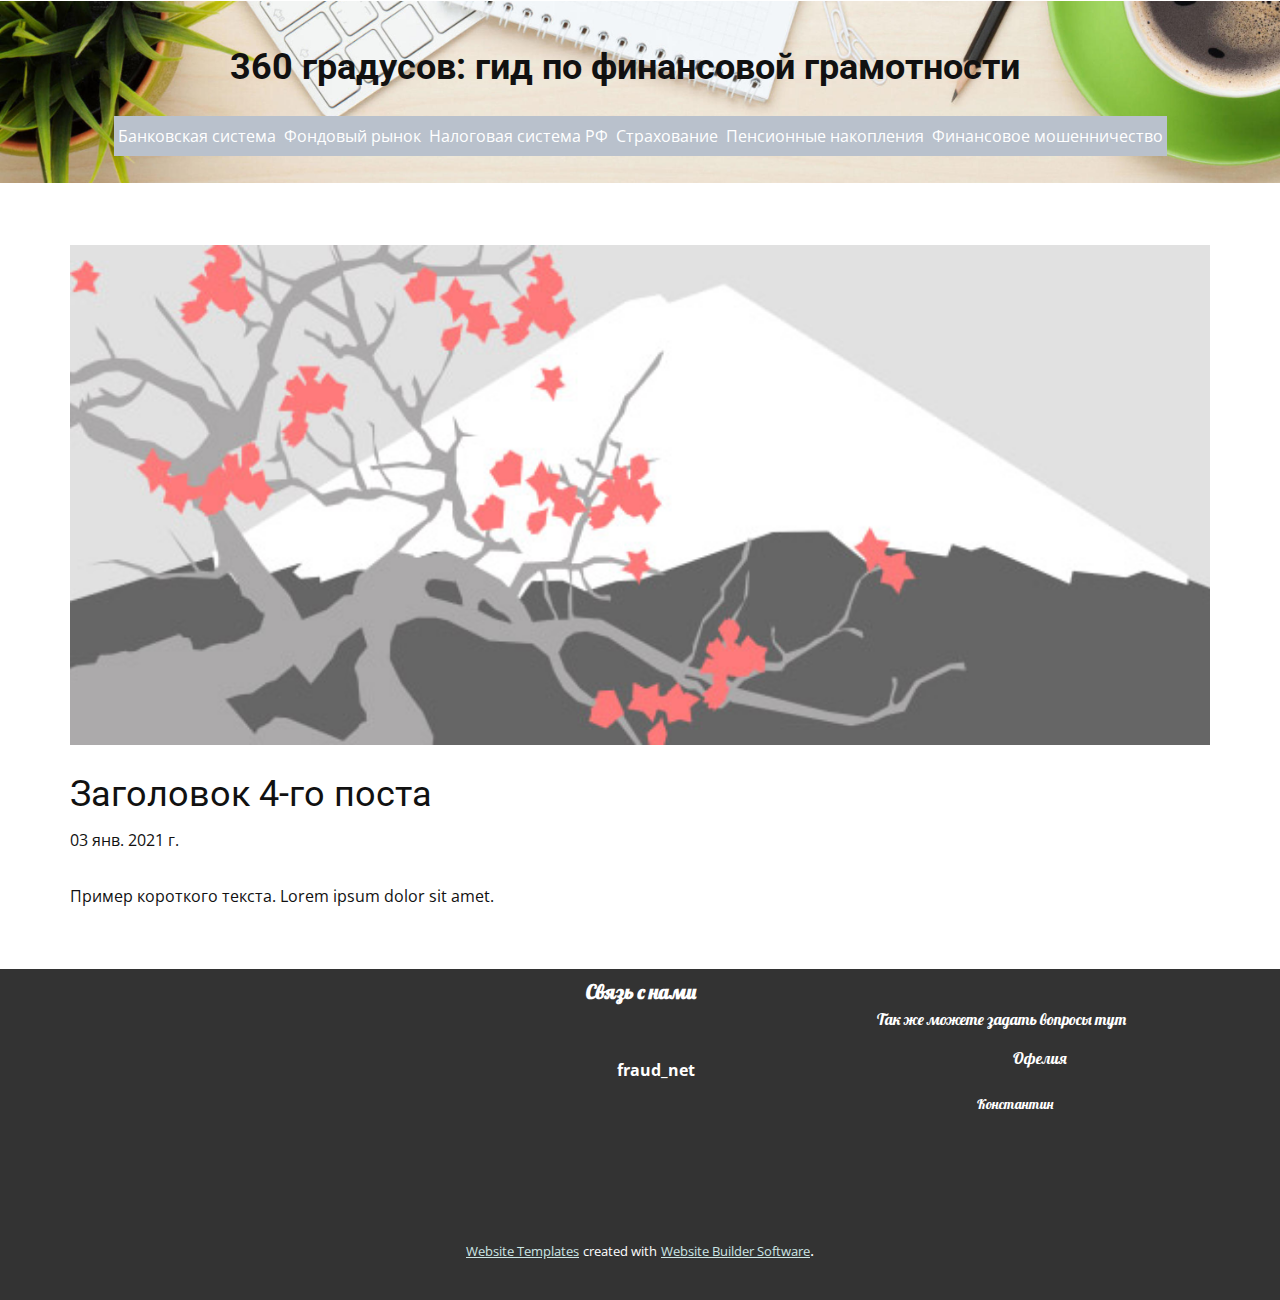
<file: blog/пост-3.html>
<!doctype html>
<html style="font-size: 16px;"><head>
    <meta name="viewport" content="width=device-width, initial-scale=1.0">
    <meta charset="utf-8">
    <meta name="keywords" content="Запись 1">
    <meta name="description" content="">
    <meta name="page_type" content="np-template-header-footer-from-plugin">
    <title>Заголовок 4-го поста</title>
    <link rel="stylesheet" href="../nicepage.css" media="screen">
<link rel="stylesheet" href="../Post-Template.css" media="screen">
    <script class="u-script" type="text/javascript" src="../jquery.js" defer=""></script>
    <script class="u-script" type="text/javascript" src="../nicepage.js" defer=""></script>
    <meta name="generator" content="Nicepage 3.3.3, nicepage.com">
    <link id="u-theme-google-font" rel="stylesheet" href="https://fonts.googleapis.com/css?family=Roboto:100,100i,300,300i,400,400i,500,500i,700,700i,900,900i|Open+Sans:300,300i,400,400i,600,600i,700,700i,800,800i">
    <link id="u-page-google-font" rel="stylesheet" href="https://fonts.googleapis.com/css?family=Lobster:400">
    
    
    
    <script type="application/ld+json">{
		"@context": "http://schema.org",
		"@type": "Organization",
		"name": "",
		"url": "index.html",
		"sameAs": [
				"https://www.instagram.com/fraud_net/",
				"https://www.instagram.com/_ellegant__/",
				"https://vk.com/kostya_leonov_45",
				"https://www.instagram.com/_ofa_k/",
				"https://vk.com/ofelia4"
		]
}</script>
    <meta property="og:title" content="Post Template">
    <meta property="og:type" content="website">
    <meta name="theme-color" content="#446d6b">
    <link rel="canonical" href="../index.html">
    <meta property="og:url" content="index.html">
  </head>
  <body class="u-body"><header class="u-clearfix u-header u-header" id="sec-5c72"><img src="../images/230.jpg" alt="" class="u-expanded-width u-image u-image-default u-image-1" data-image-width="3000" data-image-height="1000"><h1 class="u-heading-font u-text u-title u-text-1">360 градусов: гид по финансовой грамотности</h1><nav class="u-menu u-menu-dropdown u-offcanvas u-menu-1" data-responsive-from="MD">
        <div class="menu-collapse" style="font-size: 1rem; letter-spacing: 0px;">
          <a class="u-active-palette-5-dark-1 u-button-style u-custom-left-right-menu-spacing u-custom-padding-bottom u-custom-top-bottom-menu-spacing u-nav-link u-palette-5-base u-text-active-grey-90 u-text-body-alt-color u-text-hover-grey-50" href="../#">
            <svg><use xmlns:xlink="http://www.w3.org/1999/xlink" xlink:href="../#menu-hamburger"></use></svg>
            <svg version="1.1" xmlns="http://www.w3.org/2000/svg" xmlns:xlink="http://www.w3.org/1999/xlink"><defs><symbol id="menu-hamburger" viewBox="0 0 16 16" style="width: 16px; height: 16px;"><rect y="1" width="16" height="2"></rect><rect y="7" width="16" height="2"></rect><rect y="13" width="16" height="2"></rect>
</symbol>
</defs></svg>
          </a>
        </div>
        <div class="u-custom-menu u-nav-container">
          <ul class="u-nav u-unstyled u-nav-1"><li class="u-nav-item"><a class="u-active-palette-5-dark-1 u-button-style u-nav-link u-palette-5-base u-text-active-grey-90 u-text-body-alt-color u-text-hover-grey-50" href="../Банковская-система.html" style="padding: 12px 4px;">Банковская система</a>
</li><li class="u-nav-item"><a class="u-active-palette-5-dark-1 u-button-style u-nav-link u-palette-5-base u-text-active-grey-90 u-text-body-alt-color u-text-hover-grey-50" href="../Фондовый-рынок.html" style="padding: 12px 4px;">Фондовый рынок</a>
</li><li class="u-nav-item"><a class="u-active-palette-5-dark-1 u-button-style u-nav-link u-palette-5-base u-text-active-grey-90 u-text-body-alt-color u-text-hover-grey-50" href="../Налоговая-система-РФ.html" style="padding: 12px 4px;">Налоговая система РФ</a>
</li><li class="u-nav-item"><a class="u-active-palette-5-dark-1 u-button-style u-nav-link u-palette-5-base u-text-active-grey-90 u-text-body-alt-color u-text-hover-grey-50" href="../Страхование.html" style="padding: 12px 4px;">Страхование</a>
</li><li class="u-nav-item"><a class="u-active-palette-5-dark-1 u-button-style u-nav-link u-palette-5-base u-text-active-grey-90 u-text-body-alt-color u-text-hover-grey-50" href="../Пенсионные-накопления.html" style="padding: 12px 4px;">Пенсионные накопления</a>
</li><li class="u-nav-item"><a class="u-active-palette-5-dark-1 u-button-style u-nav-link u-palette-5-base u-text-active-grey-90 u-text-body-alt-color u-text-hover-grey-50" href="../Финансовое-мошенничество.html" style="padding: 12px 4px;">Финансовое мошенничество</a>
</li></ul>
        </div>
        <div class="u-custom-menu u-nav-container-collapse">
          <div class="u-black u-container-style u-inner-container-layout u-opacity u-opacity-95 u-sidenav">
            <div class="u-sidenav-overflow">
              <div class="u-menu-close"></div>
              <ul class="u-align-center u-nav u-popupmenu-items u-unstyled u-nav-2"><li class="u-nav-item"><a class="u-button-style u-nav-link" href="../Банковская-система.html" style="padding: 12px 4px;">Банковская система</a>
</li><li class="u-nav-item"><a class="u-button-style u-nav-link" href="../Фондовый-рынок.html" style="padding: 12px 4px;">Фондовый рынок</a>
</li><li class="u-nav-item"><a class="u-button-style u-nav-link" href="../Налоговая-система-РФ.html" style="padding: 12px 4px;">Налоговая система РФ</a>
</li><li class="u-nav-item"><a class="u-button-style u-nav-link" href="../Страхование.html" style="padding: 12px 4px;">Страхование</a>
</li><li class="u-nav-item"><a class="u-button-style u-nav-link" href="../Пенсионные-накопления.html" style="padding: 12px 4px;">Пенсионные накопления</a>
</li><li class="u-nav-item"><a class="u-button-style u-nav-link" href="../Финансовое-мошенничество.html" style="padding: 12px 4px;">Финансовое мошенничество</a>
</li></ul>
            </div>
          </div>
          <div class="u-black u-menu-overlay u-opacity u-opacity-70"></div>
        </div>
      </nav></header>
    <section class="u-clearfix u-section-1" id="sec-75e1">
      <div class="u-clearfix u-sheet u-sheet-1">
        <img src="../images/1.jpeg" alt="" class="u-blog-control u-expanded-width u-image u-image-default u-image-1" data-image-width="1080" data-image-height="1080">
        <h2 class="u-blog-control u-custom-font u-expanded-width u-heading-font u-text u-text-1">Заголовок 4-го поста</h2>
        <div class="u-metadata u-metadata-1">
          <span class="u-meta-date u-meta-icon">03 янв. 2021 г.</span>
          
          
        </div>
        <div class="u-blog-control u-expanded-width-sm u-expanded-width-xl u-expanded-width-xs u-post-content u-text u-text-2">
  Пример короткого текста. Lorem ipsum dolor sit amet.
  </div>
      </div>
    </section>
    
    
    
    <footer class="u-align-center u-clearfix u-footer u-grey-80 u-footer" id="sec-07fe"><div class="u-clearfix u-sheet u-sheet-1">
        <p class="u-align-center u-custom-font u-font-Lobster u-small-text u-text u-text-variant u-text-1">
          <span style="font-weight: 700;">Связь с нами</span>
          <span style="font-weight: 700;"></span>
        </p>
        <p class="u-align-center u-custom-font u-font-Lobster u-text u-text-2">Так же можете задать вопросы тут</p><span class="u-icon u-icon-circle u-text-white u-icon-1"><svg class="u-svg-link" preserveAspectRatio="xMidYMin slice" viewBox="0 0 52 52" style=""><use xmlns:xlink="http://www.w3.org/1999/xlink" xlink:href="../#svg-cf3d"></use></svg><svg xmlns="http://www.w3.org/2000/svg" xmlns:xlink="http://www.w3.org/1999/xlink" version="1.1" xml:space="preserve" class="u-svg-content" viewBox="0 0 52 52" x="0px" y="0px" id="svg-cf3d" style="enable-background:new 0 0 52 52;"><g><path d="M45.861,28.127c-0.614-1.525-2.226-2.234-3.932-2.985c-1.683-0.741-3.422-1.507-4.077-3.035   c-1.41-3.292-8.243-9.459-9.886-10.912V8h2.967c0.553,0,1-0.447,1-1V1c0-0.553-0.447-1-1-1h-24c-0.553,0-1,0.447-1,1v6   c0,0.553,0.447,1,1,1h2.728v3.86c-1.664,2.28-2.657,6.387-2.7,6.567c-0.018,0.076-0.027,0.154-0.027,0.232v13.664   c0,2.283,1.498,3.817,3.728,3.817c0.806,0,1.416-0.378,1.878-0.926c0.015,0.171,0.023,0.319,0.023,0.438   c0,2.513,1.389,4.137,3.537,4.137c0.951,0,1.678-0.264,2.218-0.637c0.325,1.123,1.278,2.367,3.102,2.367   c1.002,0,1.773-0.298,2.347-0.676c0.025,3.723,0.053,7.862,0.053,8.106c0,1.035,1.241,3.049,3.518,3.049   c1.957,0,3.05-1.837,3.387-2.922c0.026-0.087,0.042-0.176,0.045-0.267l0.623-20.685c0.289,0.182,0.614,0.385,0.975,0.609   c0.896,0.56,1.847,1.152,2.514,1.597c1.521,1.015,2.723,1.815,4.555,1.815c3.341,0,5.446-0.609,6.259-1.81   C45.994,29.889,46.269,29.143,45.861,28.127z M7.933,2h22v4h-2.967H10.661H7.933V2z M44.035,29.217   c-0.303,0.448-1.872,0.931-4.602,0.931c-1.174,0-1.946-0.48-3.445-1.479c-0.68-0.453-1.65-1.059-2.564-1.629   c-0.979-0.611-2.09-1.305-2.356-1.516c-0.295-0.235-0.698-0.285-1.043-0.125c-0.343,0.159-0.567,0.499-0.579,0.877L28.772,48.59   C28.633,48.938,28.143,50,27.336,50c-1.127,0-1.501-1.051-1.517-1.051c-0.001,0-0.001,0-0.001,0.001   c0-0.472-0.094-14.066-0.094-14.066c-0.004-0.528-0.418-0.963-0.945-0.991c-0.528-0.05-0.985,0.356-1.048,0.882l-0.444,3.785   c-0.185,0.288-0.736,0.961-1.868,0.961c-1.01,0-1.198-0.837-1.24-1.268l-0.628-4.057c-0.08-0.521-0.536-0.894-1.077-0.843   c-0.524,0.047-0.924,0.493-0.911,1.021l0.063,2.595c-0.107,0.258-0.463,0.821-1.526,0.821c-1.271,0-1.537-1.162-1.537-2.137   c0-1.21-0.579-4.337-0.644-4.689c-0.093-0.49-0.55-0.857-1.026-0.815c-0.497,0.021-0.903,0.405-0.952,0.9   c-0.139,1.393-0.755,3.093-1.277,3.093c-1.428,0-1.728-0.988-1.728-1.817V18.78c0.311-1.255,1.285-4.459,2.502-5.947   c0.146-0.179,0.226-0.402,0.226-0.633V8h14.306v3.648c0,0.29,0.126,0.565,0.345,0.755c2.307,2.004,8.547,7.795,9.703,10.491   c0.966,2.254,3.167,3.224,5.109,4.078c1.322,0.582,2.572,1.133,2.882,1.901C44.103,29.116,44.055,29.187,44.035,29.217z"></path>
</g></svg></span>
        <div class="u-social-icons u-spacing-10 u-social-icons-1">
          <a class="u-social-url" target="_blank" href="https://www.instagram.com/fraud_net/"><span class="u-icon u-icon-circle u-social-instagram u-social-type-logo u-icon-2"><svg class="u-svg-link" preserveAspectRatio="xMidYMin slice" viewBox="0 0 112 112" style=""><use xmlns:xlink="http://www.w3.org/1999/xlink" xlink:href="../#svg-145e"></use></svg><svg xmlns="http://www.w3.org/2000/svg" xmlns:xlink="http://www.w3.org/1999/xlink" version="1.1" xml:space="preserve" class="u-svg-content" viewBox="0 0 112 112" x="0px" y="0px" id="svg-145e"><path d="M55.9,32.9c-12.8,0-23.2,10.4-23.2,23.2s10.4,23.2,23.2,23.2s23.2-10.4,23.2-23.2S68.7,32.9,55.9,32.9z M55.9,69.4c-7.4,0-13.3-6-13.3-13.3c-0.1-7.4,6-13.3,13.3-13.3s13.3,6,13.3,13.3C69.3,63.5,63.3,69.4,55.9,69.4z"></path><path d="M79.7,26.8c-3,0-5.4,2.5-5.4,5.4s2.5,5.4,5.4,5.4c3,0,5.4-2.5,5.4-5.4S82.7,26.8,79.7,26.8z"></path><path d="M78.2,11H33.5C21,11,10.8,21.3,10.8,33.7v44.7c0,12.6,10.2,22.8,22.7,22.8h44.7c12.6,0,22.7-10.2,22.7-22.7 V33.7C100.8,21.1,90.6,11,78.2,11z M91,78.4c0,7.1-5.8,12.8-12.8,12.8H33.5c-7.1,0-12.8-5.8-12.8-12.8V33.7 c0-7.1,5.8-12.8,12.8-12.8h44.7c7.1,0,12.8,5.8,12.8,12.8V78.4z"></path></svg></span>
          </a>
        </div>
        <div class="u-social-icons u-spacing-10 u-social-icons-2">
          <a class="u-social-url" target="_blank" href="https://www.instagram.com/_ellegant__/"><span class="u-icon u-icon-circle u-social-instagram u-social-type-logo u-icon-3"><svg class="u-svg-link" preserveAspectRatio="xMidYMin slice" viewBox="0 0 112 112" style=""><use xmlns:xlink="http://www.w3.org/1999/xlink" xlink:href="../#svg-dff9"></use></svg><svg xmlns="http://www.w3.org/2000/svg" xmlns:xlink="http://www.w3.org/1999/xlink" version="1.1" xml:space="preserve" class="u-svg-content" viewBox="0 0 112 112" x="0px" y="0px" id="svg-dff9"><path d="M55.9,32.9c-12.8,0-23.2,10.4-23.2,23.2s10.4,23.2,23.2,23.2s23.2-10.4,23.2-23.2S68.7,32.9,55.9,32.9z M55.9,69.4c-7.4,0-13.3-6-13.3-13.3c-0.1-7.4,6-13.3,13.3-13.3s13.3,6,13.3,13.3C69.3,63.5,63.3,69.4,55.9,69.4z"></path><path d="M79.7,26.8c-3,0-5.4,2.5-5.4,5.4s2.5,5.4,5.4,5.4c3,0,5.4-2.5,5.4-5.4S82.7,26.8,79.7,26.8z"></path><path d="M78.2,11H33.5C21,11,10.8,21.3,10.8,33.7v44.7c0,12.6,10.2,22.8,22.7,22.8h44.7c12.6,0,22.7-10.2,22.7-22.7 V33.7C100.8,21.1,90.6,11,78.2,11z M91,78.4c0,7.1-5.8,12.8-12.8,12.8H33.5c-7.1,0-12.8-5.8-12.8-12.8V33.7 c0-7.1,5.8-12.8,12.8-12.8h44.7c7.1,0,12.8,5.8,12.8,12.8V78.4z"></path></svg></span>
          </a>
          <a class="u-social-url" target="_blank" href="https://vk.com/kostya_leonov_45"><span class="u-icon u-icon-circle u-social-type-logo u-social-vk u-icon-4"><svg class="u-svg-link" preserveAspectRatio="xMidYMin slice" viewBox="0 0 112 112" style=""><use xmlns:xlink="http://www.w3.org/1999/xlink" xlink:href="../#svg-4db3"></use></svg><svg xmlns="http://www.w3.org/2000/svg" xmlns:xlink="http://www.w3.org/1999/xlink" version="1.1" xml:space="preserve" class="u-svg-content" viewBox="0 0 112 112" x="0px" y="0px" id="svg-4db3"><path d="M106,90.1l-14.6,0.1c0,0-3.1,0.6-7.3-2.2c-5.5-3.7-10.8-13.4-14.8-12.1c-4,1.3-3.9,10-3.9,10s0,1.9-0.9,2.8 c-1,1-3,1.3-3,1.3H55c0,0-14.5,0.9-27.3-12.3C13.7,63.5,1.3,35,1.3,35s-0.7-1.9,0-2.8c0.9-1,3.3-1,3.3-1L20.3,31c0,0,1.5,0.3,2.5,1 c0.9,0.6,1.3,1.8,1.3,1.8s2.5,6.4,6,12.1c6.6,11.2,9.6,13.7,11.8,12.4c3.3-1.8,2.2-15.8,2.2-15.8s0-5.2-1.6-7.4 c-1.3-1.8-3.7-2.2-4.9-2.4c-0.9-0.1,0.6-2.2,2.4-3.1c2.8-1.3,7.8-1.5,13.7-1.3c4.6,0,6,0.3,7.8,0.7c5.4,1.3,3.6,6.4,3.6,18.3 c0,3.8-0.7,9.3,2.1,11.1c1.2,0.7,4.2,0.1,11.5-12.3c3.4-5.9,6.1-12.7,6.1-12.7s0.6-1.2,1.5-1.8c0.9-0.6,2.1-0.4,2.1-0.4l16.6-0.1 c0,0,4.9-0.6,5.8,1.6c0.9,2.4-1.8,7.8-8.7,16.7C91.1,64.1,89.7,62.8,99,71.2c8.8,8.1,10.6,12,10.9,12.6 C113.8,89.7,106,90.1,106,90.1z"></path></svg></span>
          </a>
        </div>
        <p class="u-align-center u-custom-font u-font-Lobster u-text u-text-3">Офелия</p>
        <p class="u-align-center u-custom-font u-font-Lobster u-text u-text-4">Константин</p>
        <a href="https://www.instagram.com/fraud_net/" class="u-btn u-button-style u-none u-text-hover-palette-4-base u-text-white u-btn-1">fraud_net</a>
        <div class="u-social-icons u-spacing-10 u-social-icons-3">
          <a class="u-social-url" target="_blank" href="https://www.instagram.com/_ofa_k/"><span class="u-icon u-icon-circle u-social-instagram u-social-type-logo u-icon-5"><svg class="u-svg-link" preserveAspectRatio="xMidYMin slice" viewBox="0 0 112 112" style=""><use xmlns:xlink="http://www.w3.org/1999/xlink" xlink:href="../#svg-d794"></use></svg><svg xmlns="http://www.w3.org/2000/svg" xmlns:xlink="http://www.w3.org/1999/xlink" version="1.1" xml:space="preserve" class="u-svg-content" viewBox="0 0 112 112" x="0px" y="0px" id="svg-d794"><path d="M55.9,32.9c-12.8,0-23.2,10.4-23.2,23.2s10.4,23.2,23.2,23.2s23.2-10.4,23.2-23.2S68.7,32.9,55.9,32.9z M55.9,69.4c-7.4,0-13.3-6-13.3-13.3c-0.1-7.4,6-13.3,13.3-13.3s13.3,6,13.3,13.3C69.3,63.5,63.3,69.4,55.9,69.4z"></path><path d="M79.7,26.8c-3,0-5.4,2.5-5.4,5.4s2.5,5.4,5.4,5.4c3,0,5.4-2.5,5.4-5.4S82.7,26.8,79.7,26.8z"></path><path d="M78.2,11H33.5C21,11,10.8,21.3,10.8,33.7v44.7c0,12.6,10.2,22.8,22.7,22.8h44.7c12.6,0,22.7-10.2,22.7-22.7 V33.7C100.8,21.1,90.6,11,78.2,11z M91,78.4c0,7.1-5.8,12.8-12.8,12.8H33.5c-7.1,0-12.8-5.8-12.8-12.8V33.7 c0-7.1,5.8-12.8,12.8-12.8h44.7c7.1,0,12.8,5.8,12.8,12.8V78.4z"></path></svg></span>
          </a>
          <a class="u-social-url" target="_blank" href="https://vk.com/ofelia4"><span class="u-icon u-icon-circle u-social-type-logo u-social-vk u-icon-6"><svg class="u-svg-link" preserveAspectRatio="xMidYMin slice" viewBox="0 0 112 112" style=""><use xmlns:xlink="http://www.w3.org/1999/xlink" xlink:href="../#svg-5b61"></use></svg><svg xmlns="http://www.w3.org/2000/svg" xmlns:xlink="http://www.w3.org/1999/xlink" version="1.1" xml:space="preserve" class="u-svg-content" viewBox="0 0 112 112" x="0px" y="0px" id="svg-5b61"><path d="M106,90.1l-14.6,0.1c0,0-3.1,0.6-7.3-2.2c-5.5-3.7-10.8-13.4-14.8-12.1c-4,1.3-3.9,10-3.9,10s0,1.9-0.9,2.8 c-1,1-3,1.3-3,1.3H55c0,0-14.5,0.9-27.3-12.3C13.7,63.5,1.3,35,1.3,35s-0.7-1.9,0-2.8c0.9-1,3.3-1,3.3-1L20.3,31c0,0,1.5,0.3,2.5,1 c0.9,0.6,1.3,1.8,1.3,1.8s2.5,6.4,6,12.1c6.6,11.2,9.6,13.7,11.8,12.4c3.3-1.8,2.2-15.8,2.2-15.8s0-5.2-1.6-7.4 c-1.3-1.8-3.7-2.2-4.9-2.4c-0.9-0.1,0.6-2.2,2.4-3.1c2.8-1.3,7.8-1.5,13.7-1.3c4.6,0,6,0.3,7.8,0.7c5.4,1.3,3.6,6.4,3.6,18.3 c0,3.8-0.7,9.3,2.1,11.1c1.2,0.7,4.2,0.1,11.5-12.3c3.4-5.9,6.1-12.7,6.1-12.7s0.6-1.2,1.5-1.8c0.9-0.6,2.1-0.4,2.1-0.4l16.6-0.1 c0,0,4.9-0.6,5.8,1.6c0.9,2.4-1.8,7.8-8.7,16.7C91.1,64.1,89.7,62.8,99,71.2c8.8,8.1,10.6,12,10.9,12.6 C113.8,89.7,106,90.1,106,90.1z"></path></svg></span>
          </a>
        </div>
      </div></footer>
    <section class="u-backlink u-clearfix u-grey-80">
      <a class="u-link" href="https://nicepage.com/website-templates" target="_blank">
        <span>Website Templates</span>
      </a>
      <p class="u-text">
        <span>created with</span>
      </p>
      <a class="u-link" href="https://nicepage.com/" target="_blank">
        <span>Website Builder Software</span>
      </a>. 
    </section>
  
</body></html>
</file>
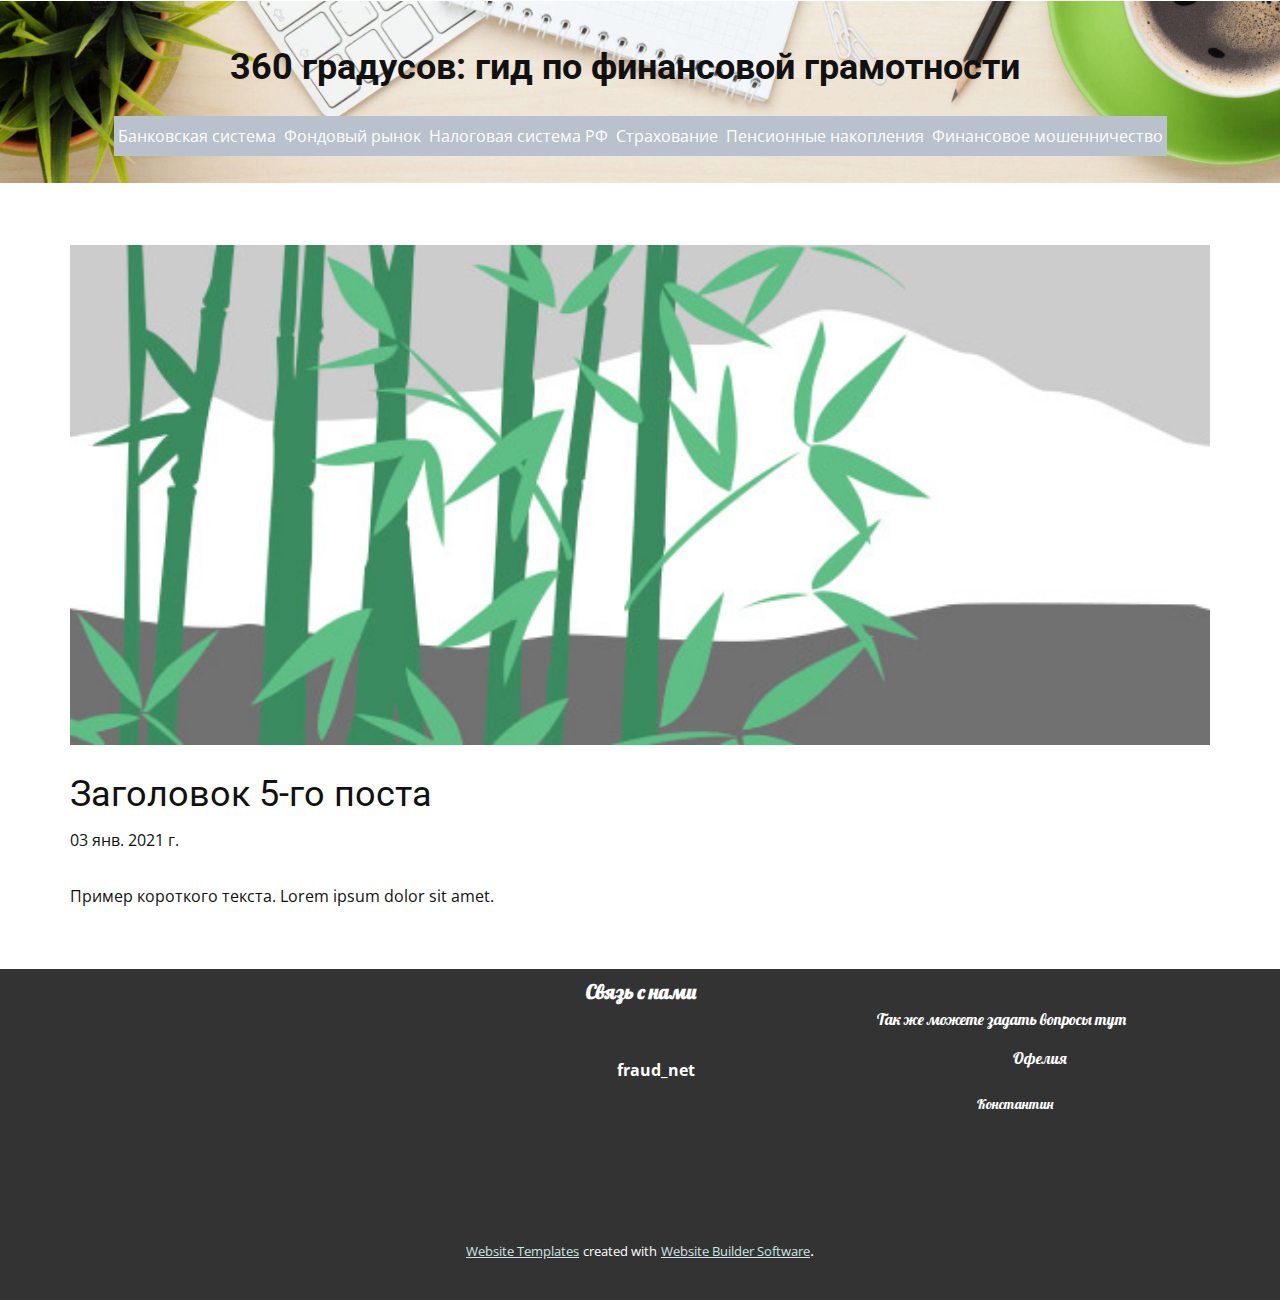
<file: blog/пост-4.html>
<!doctype html>
<html style="font-size: 16px;"><head>
    <meta name="viewport" content="width=device-width, initial-scale=1.0">
    <meta charset="utf-8">
    <meta name="keywords" content="Запись 1">
    <meta name="description" content="">
    <meta name="page_type" content="np-template-header-footer-from-plugin">
    <title>Заголовок 5-го поста</title>
    <link rel="stylesheet" href="../nicepage.css" media="screen">
<link rel="stylesheet" href="../Post-Template.css" media="screen">
    <script class="u-script" type="text/javascript" src="../jquery.js" defer=""></script>
    <script class="u-script" type="text/javascript" src="../nicepage.js" defer=""></script>
    <meta name="generator" content="Nicepage 3.3.3, nicepage.com">
    <link id="u-theme-google-font" rel="stylesheet" href="https://fonts.googleapis.com/css?family=Roboto:100,100i,300,300i,400,400i,500,500i,700,700i,900,900i|Open+Sans:300,300i,400,400i,600,600i,700,700i,800,800i">
    <link id="u-page-google-font" rel="stylesheet" href="https://fonts.googleapis.com/css?family=Lobster:400">
    
    
    
    <script type="application/ld+json">{
		"@context": "http://schema.org",
		"@type": "Organization",
		"name": "",
		"url": "index.html",
		"sameAs": [
				"https://www.instagram.com/fraud_net/",
				"https://www.instagram.com/_ellegant__/",
				"https://vk.com/kostya_leonov_45",
				"https://www.instagram.com/_ofa_k/",
				"https://vk.com/ofelia4"
		]
}</script>
    <meta property="og:title" content="Post Template">
    <meta property="og:type" content="website">
    <meta name="theme-color" content="#446d6b">
    <link rel="canonical" href="../index.html">
    <meta property="og:url" content="index.html">
  </head>
  <body class="u-body"><header class="u-clearfix u-header u-header" id="sec-5c72"><img src="../images/230.jpg" alt="" class="u-expanded-width u-image u-image-default u-image-1" data-image-width="3000" data-image-height="1000"><h1 class="u-heading-font u-text u-title u-text-1">360 градусов: гид по финансовой грамотности</h1><nav class="u-menu u-menu-dropdown u-offcanvas u-menu-1" data-responsive-from="MD">
        <div class="menu-collapse" style="font-size: 1rem; letter-spacing: 0px;">
          <a class="u-active-palette-5-dark-1 u-button-style u-custom-left-right-menu-spacing u-custom-padding-bottom u-custom-top-bottom-menu-spacing u-nav-link u-palette-5-base u-text-active-grey-90 u-text-body-alt-color u-text-hover-grey-50" href="../#">
            <svg><use xmlns:xlink="http://www.w3.org/1999/xlink" xlink:href="../#menu-hamburger"></use></svg>
            <svg version="1.1" xmlns="http://www.w3.org/2000/svg" xmlns:xlink="http://www.w3.org/1999/xlink"><defs><symbol id="menu-hamburger" viewBox="0 0 16 16" style="width: 16px; height: 16px;"><rect y="1" width="16" height="2"></rect><rect y="7" width="16" height="2"></rect><rect y="13" width="16" height="2"></rect>
</symbol>
</defs></svg>
          </a>
        </div>
        <div class="u-custom-menu u-nav-container">
          <ul class="u-nav u-unstyled u-nav-1"><li class="u-nav-item"><a class="u-active-palette-5-dark-1 u-button-style u-nav-link u-palette-5-base u-text-active-grey-90 u-text-body-alt-color u-text-hover-grey-50" href="../Банковская-система.html" style="padding: 12px 4px;">Банковская система</a>
</li><li class="u-nav-item"><a class="u-active-palette-5-dark-1 u-button-style u-nav-link u-palette-5-base u-text-active-grey-90 u-text-body-alt-color u-text-hover-grey-50" href="../Фондовый-рынок.html" style="padding: 12px 4px;">Фондовый рынок</a>
</li><li class="u-nav-item"><a class="u-active-palette-5-dark-1 u-button-style u-nav-link u-palette-5-base u-text-active-grey-90 u-text-body-alt-color u-text-hover-grey-50" href="../Налоговая-система-РФ.html" style="padding: 12px 4px;">Налоговая система РФ</a>
</li><li class="u-nav-item"><a class="u-active-palette-5-dark-1 u-button-style u-nav-link u-palette-5-base u-text-active-grey-90 u-text-body-alt-color u-text-hover-grey-50" href="../Страхование.html" style="padding: 12px 4px;">Страхование</a>
</li><li class="u-nav-item"><a class="u-active-palette-5-dark-1 u-button-style u-nav-link u-palette-5-base u-text-active-grey-90 u-text-body-alt-color u-text-hover-grey-50" href="../Пенсионные-накопления.html" style="padding: 12px 4px;">Пенсионные накопления</a>
</li><li class="u-nav-item"><a class="u-active-palette-5-dark-1 u-button-style u-nav-link u-palette-5-base u-text-active-grey-90 u-text-body-alt-color u-text-hover-grey-50" href="../Финансовое-мошенничество.html" style="padding: 12px 4px;">Финансовое мошенничество</a>
</li></ul>
        </div>
        <div class="u-custom-menu u-nav-container-collapse">
          <div class="u-black u-container-style u-inner-container-layout u-opacity u-opacity-95 u-sidenav">
            <div class="u-sidenav-overflow">
              <div class="u-menu-close"></div>
              <ul class="u-align-center u-nav u-popupmenu-items u-unstyled u-nav-2"><li class="u-nav-item"><a class="u-button-style u-nav-link" href="../Банковская-система.html" style="padding: 12px 4px;">Банковская система</a>
</li><li class="u-nav-item"><a class="u-button-style u-nav-link" href="../Фондовый-рынок.html" style="padding: 12px 4px;">Фондовый рынок</a>
</li><li class="u-nav-item"><a class="u-button-style u-nav-link" href="../Налоговая-система-РФ.html" style="padding: 12px 4px;">Налоговая система РФ</a>
</li><li class="u-nav-item"><a class="u-button-style u-nav-link" href="../Страхование.html" style="padding: 12px 4px;">Страхование</a>
</li><li class="u-nav-item"><a class="u-button-style u-nav-link" href="../Пенсионные-накопления.html" style="padding: 12px 4px;">Пенсионные накопления</a>
</li><li class="u-nav-item"><a class="u-button-style u-nav-link" href="../Финансовое-мошенничество.html" style="padding: 12px 4px;">Финансовое мошенничество</a>
</li></ul>
            </div>
          </div>
          <div class="u-black u-menu-overlay u-opacity u-opacity-70"></div>
        </div>
      </nav></header>
    <section class="u-clearfix u-section-1" id="sec-75e1">
      <div class="u-clearfix u-sheet u-sheet-1">
        <img src="../images/2.jpeg" alt="" class="u-blog-control u-expanded-width u-image u-image-default u-image-1" data-image-width="1080" data-image-height="1080">
        <h2 class="u-blog-control u-custom-font u-expanded-width u-heading-font u-text u-text-1">Заголовок 5-го поста</h2>
        <div class="u-metadata u-metadata-1">
          <span class="u-meta-date u-meta-icon">03 янв. 2021 г.</span>
          
          
        </div>
        <div class="u-blog-control u-expanded-width-sm u-expanded-width-xl u-expanded-width-xs u-post-content u-text u-text-2">
  Пример короткого текста. Lorem ipsum dolor sit amet.
  </div>
      </div>
    </section>
    
    
    
    <footer class="u-align-center u-clearfix u-footer u-grey-80 u-footer" id="sec-07fe"><div class="u-clearfix u-sheet u-sheet-1">
        <p class="u-align-center u-custom-font u-font-Lobster u-small-text u-text u-text-variant u-text-1">
          <span style="font-weight: 700;">Связь с нами</span>
          <span style="font-weight: 700;"></span>
        </p>
        <p class="u-align-center u-custom-font u-font-Lobster u-text u-text-2">Так же можете задать вопросы тут</p><span class="u-icon u-icon-circle u-text-white u-icon-1"><svg class="u-svg-link" preserveAspectRatio="xMidYMin slice" viewBox="0 0 52 52" style=""><use xmlns:xlink="http://www.w3.org/1999/xlink" xlink:href="../#svg-cf3d"></use></svg><svg xmlns="http://www.w3.org/2000/svg" xmlns:xlink="http://www.w3.org/1999/xlink" version="1.1" xml:space="preserve" class="u-svg-content" viewBox="0 0 52 52" x="0px" y="0px" id="svg-cf3d" style="enable-background:new 0 0 52 52;"><g><path d="M45.861,28.127c-0.614-1.525-2.226-2.234-3.932-2.985c-1.683-0.741-3.422-1.507-4.077-3.035   c-1.41-3.292-8.243-9.459-9.886-10.912V8h2.967c0.553,0,1-0.447,1-1V1c0-0.553-0.447-1-1-1h-24c-0.553,0-1,0.447-1,1v6   c0,0.553,0.447,1,1,1h2.728v3.86c-1.664,2.28-2.657,6.387-2.7,6.567c-0.018,0.076-0.027,0.154-0.027,0.232v13.664   c0,2.283,1.498,3.817,3.728,3.817c0.806,0,1.416-0.378,1.878-0.926c0.015,0.171,0.023,0.319,0.023,0.438   c0,2.513,1.389,4.137,3.537,4.137c0.951,0,1.678-0.264,2.218-0.637c0.325,1.123,1.278,2.367,3.102,2.367   c1.002,0,1.773-0.298,2.347-0.676c0.025,3.723,0.053,7.862,0.053,8.106c0,1.035,1.241,3.049,3.518,3.049   c1.957,0,3.05-1.837,3.387-2.922c0.026-0.087,0.042-0.176,0.045-0.267l0.623-20.685c0.289,0.182,0.614,0.385,0.975,0.609   c0.896,0.56,1.847,1.152,2.514,1.597c1.521,1.015,2.723,1.815,4.555,1.815c3.341,0,5.446-0.609,6.259-1.81   C45.994,29.889,46.269,29.143,45.861,28.127z M7.933,2h22v4h-2.967H10.661H7.933V2z M44.035,29.217   c-0.303,0.448-1.872,0.931-4.602,0.931c-1.174,0-1.946-0.48-3.445-1.479c-0.68-0.453-1.65-1.059-2.564-1.629   c-0.979-0.611-2.09-1.305-2.356-1.516c-0.295-0.235-0.698-0.285-1.043-0.125c-0.343,0.159-0.567,0.499-0.579,0.877L28.772,48.59   C28.633,48.938,28.143,50,27.336,50c-1.127,0-1.501-1.051-1.517-1.051c-0.001,0-0.001,0-0.001,0.001   c0-0.472-0.094-14.066-0.094-14.066c-0.004-0.528-0.418-0.963-0.945-0.991c-0.528-0.05-0.985,0.356-1.048,0.882l-0.444,3.785   c-0.185,0.288-0.736,0.961-1.868,0.961c-1.01,0-1.198-0.837-1.24-1.268l-0.628-4.057c-0.08-0.521-0.536-0.894-1.077-0.843   c-0.524,0.047-0.924,0.493-0.911,1.021l0.063,2.595c-0.107,0.258-0.463,0.821-1.526,0.821c-1.271,0-1.537-1.162-1.537-2.137   c0-1.21-0.579-4.337-0.644-4.689c-0.093-0.49-0.55-0.857-1.026-0.815c-0.497,0.021-0.903,0.405-0.952,0.9   c-0.139,1.393-0.755,3.093-1.277,3.093c-1.428,0-1.728-0.988-1.728-1.817V18.78c0.311-1.255,1.285-4.459,2.502-5.947   c0.146-0.179,0.226-0.402,0.226-0.633V8h14.306v3.648c0,0.29,0.126,0.565,0.345,0.755c2.307,2.004,8.547,7.795,9.703,10.491   c0.966,2.254,3.167,3.224,5.109,4.078c1.322,0.582,2.572,1.133,2.882,1.901C44.103,29.116,44.055,29.187,44.035,29.217z"></path>
</g></svg></span>
        <div class="u-social-icons u-spacing-10 u-social-icons-1">
          <a class="u-social-url" target="_blank" href="https://www.instagram.com/fraud_net/"><span class="u-icon u-icon-circle u-social-instagram u-social-type-logo u-icon-2"><svg class="u-svg-link" preserveAspectRatio="xMidYMin slice" viewBox="0 0 112 112" style=""><use xmlns:xlink="http://www.w3.org/1999/xlink" xlink:href="../#svg-145e"></use></svg><svg xmlns="http://www.w3.org/2000/svg" xmlns:xlink="http://www.w3.org/1999/xlink" version="1.1" xml:space="preserve" class="u-svg-content" viewBox="0 0 112 112" x="0px" y="0px" id="svg-145e"><path d="M55.9,32.9c-12.8,0-23.2,10.4-23.2,23.2s10.4,23.2,23.2,23.2s23.2-10.4,23.2-23.2S68.7,32.9,55.9,32.9z M55.9,69.4c-7.4,0-13.3-6-13.3-13.3c-0.1-7.4,6-13.3,13.3-13.3s13.3,6,13.3,13.3C69.3,63.5,63.3,69.4,55.9,69.4z"></path><path d="M79.7,26.8c-3,0-5.4,2.5-5.4,5.4s2.5,5.4,5.4,5.4c3,0,5.4-2.5,5.4-5.4S82.7,26.8,79.7,26.8z"></path><path d="M78.2,11H33.5C21,11,10.8,21.3,10.8,33.7v44.7c0,12.6,10.2,22.8,22.7,22.8h44.7c12.6,0,22.7-10.2,22.7-22.7 V33.7C100.8,21.1,90.6,11,78.2,11z M91,78.4c0,7.1-5.8,12.8-12.8,12.8H33.5c-7.1,0-12.8-5.8-12.8-12.8V33.7 c0-7.1,5.8-12.8,12.8-12.8h44.7c7.1,0,12.8,5.8,12.8,12.8V78.4z"></path></svg></span>
          </a>
        </div>
        <div class="u-social-icons u-spacing-10 u-social-icons-2">
          <a class="u-social-url" target="_blank" href="https://www.instagram.com/_ellegant__/"><span class="u-icon u-icon-circle u-social-instagram u-social-type-logo u-icon-3"><svg class="u-svg-link" preserveAspectRatio="xMidYMin slice" viewBox="0 0 112 112" style=""><use xmlns:xlink="http://www.w3.org/1999/xlink" xlink:href="../#svg-dff9"></use></svg><svg xmlns="http://www.w3.org/2000/svg" xmlns:xlink="http://www.w3.org/1999/xlink" version="1.1" xml:space="preserve" class="u-svg-content" viewBox="0 0 112 112" x="0px" y="0px" id="svg-dff9"><path d="M55.9,32.9c-12.8,0-23.2,10.4-23.2,23.2s10.4,23.2,23.2,23.2s23.2-10.4,23.2-23.2S68.7,32.9,55.9,32.9z M55.9,69.4c-7.4,0-13.3-6-13.3-13.3c-0.1-7.4,6-13.3,13.3-13.3s13.3,6,13.3,13.3C69.3,63.5,63.3,69.4,55.9,69.4z"></path><path d="M79.7,26.8c-3,0-5.4,2.5-5.4,5.4s2.5,5.4,5.4,5.4c3,0,5.4-2.5,5.4-5.4S82.7,26.8,79.7,26.8z"></path><path d="M78.2,11H33.5C21,11,10.8,21.3,10.8,33.7v44.7c0,12.6,10.2,22.8,22.7,22.8h44.7c12.6,0,22.7-10.2,22.7-22.7 V33.7C100.8,21.1,90.6,11,78.2,11z M91,78.4c0,7.1-5.8,12.8-12.8,12.8H33.5c-7.1,0-12.8-5.8-12.8-12.8V33.7 c0-7.1,5.8-12.8,12.8-12.8h44.7c7.1,0,12.8,5.8,12.8,12.8V78.4z"></path></svg></span>
          </a>
          <a class="u-social-url" target="_blank" href="https://vk.com/kostya_leonov_45"><span class="u-icon u-icon-circle u-social-type-logo u-social-vk u-icon-4"><svg class="u-svg-link" preserveAspectRatio="xMidYMin slice" viewBox="0 0 112 112" style=""><use xmlns:xlink="http://www.w3.org/1999/xlink" xlink:href="../#svg-4db3"></use></svg><svg xmlns="http://www.w3.org/2000/svg" xmlns:xlink="http://www.w3.org/1999/xlink" version="1.1" xml:space="preserve" class="u-svg-content" viewBox="0 0 112 112" x="0px" y="0px" id="svg-4db3"><path d="M106,90.1l-14.6,0.1c0,0-3.1,0.6-7.3-2.2c-5.5-3.7-10.8-13.4-14.8-12.1c-4,1.3-3.9,10-3.9,10s0,1.9-0.9,2.8 c-1,1-3,1.3-3,1.3H55c0,0-14.5,0.9-27.3-12.3C13.7,63.5,1.3,35,1.3,35s-0.7-1.9,0-2.8c0.9-1,3.3-1,3.3-1L20.3,31c0,0,1.5,0.3,2.5,1 c0.9,0.6,1.3,1.8,1.3,1.8s2.5,6.4,6,12.1c6.6,11.2,9.6,13.7,11.8,12.4c3.3-1.8,2.2-15.8,2.2-15.8s0-5.2-1.6-7.4 c-1.3-1.8-3.7-2.2-4.9-2.4c-0.9-0.1,0.6-2.2,2.4-3.1c2.8-1.3,7.8-1.5,13.7-1.3c4.6,0,6,0.3,7.8,0.7c5.4,1.3,3.6,6.4,3.6,18.3 c0,3.8-0.7,9.3,2.1,11.1c1.2,0.7,4.2,0.1,11.5-12.3c3.4-5.9,6.1-12.7,6.1-12.7s0.6-1.2,1.5-1.8c0.9-0.6,2.1-0.4,2.1-0.4l16.6-0.1 c0,0,4.9-0.6,5.8,1.6c0.9,2.4-1.8,7.8-8.7,16.7C91.1,64.1,89.7,62.8,99,71.2c8.8,8.1,10.6,12,10.9,12.6 C113.8,89.7,106,90.1,106,90.1z"></path></svg></span>
          </a>
        </div>
        <p class="u-align-center u-custom-font u-font-Lobster u-text u-text-3">Офелия</p>
        <p class="u-align-center u-custom-font u-font-Lobster u-text u-text-4">Константин</p>
        <a href="https://www.instagram.com/fraud_net/" class="u-btn u-button-style u-none u-text-hover-palette-4-base u-text-white u-btn-1">fraud_net</a>
        <div class="u-social-icons u-spacing-10 u-social-icons-3">
          <a class="u-social-url" target="_blank" href="https://www.instagram.com/_ofa_k/"><span class="u-icon u-icon-circle u-social-instagram u-social-type-logo u-icon-5"><svg class="u-svg-link" preserveAspectRatio="xMidYMin slice" viewBox="0 0 112 112" style=""><use xmlns:xlink="http://www.w3.org/1999/xlink" xlink:href="../#svg-d794"></use></svg><svg xmlns="http://www.w3.org/2000/svg" xmlns:xlink="http://www.w3.org/1999/xlink" version="1.1" xml:space="preserve" class="u-svg-content" viewBox="0 0 112 112" x="0px" y="0px" id="svg-d794"><path d="M55.9,32.9c-12.8,0-23.2,10.4-23.2,23.2s10.4,23.2,23.2,23.2s23.2-10.4,23.2-23.2S68.7,32.9,55.9,32.9z M55.9,69.4c-7.4,0-13.3-6-13.3-13.3c-0.1-7.4,6-13.3,13.3-13.3s13.3,6,13.3,13.3C69.3,63.5,63.3,69.4,55.9,69.4z"></path><path d="M79.7,26.8c-3,0-5.4,2.5-5.4,5.4s2.5,5.4,5.4,5.4c3,0,5.4-2.5,5.4-5.4S82.7,26.8,79.7,26.8z"></path><path d="M78.2,11H33.5C21,11,10.8,21.3,10.8,33.7v44.7c0,12.6,10.2,22.8,22.7,22.8h44.7c12.6,0,22.7-10.2,22.7-22.7 V33.7C100.8,21.1,90.6,11,78.2,11z M91,78.4c0,7.1-5.8,12.8-12.8,12.8H33.5c-7.1,0-12.8-5.8-12.8-12.8V33.7 c0-7.1,5.8-12.8,12.8-12.8h44.7c7.1,0,12.8,5.8,12.8,12.8V78.4z"></path></svg></span>
          </a>
          <a class="u-social-url" target="_blank" href="https://vk.com/ofelia4"><span class="u-icon u-icon-circle u-social-type-logo u-social-vk u-icon-6"><svg class="u-svg-link" preserveAspectRatio="xMidYMin slice" viewBox="0 0 112 112" style=""><use xmlns:xlink="http://www.w3.org/1999/xlink" xlink:href="../#svg-5b61"></use></svg><svg xmlns="http://www.w3.org/2000/svg" xmlns:xlink="http://www.w3.org/1999/xlink" version="1.1" xml:space="preserve" class="u-svg-content" viewBox="0 0 112 112" x="0px" y="0px" id="svg-5b61"><path d="M106,90.1l-14.6,0.1c0,0-3.1,0.6-7.3-2.2c-5.5-3.7-10.8-13.4-14.8-12.1c-4,1.3-3.9,10-3.9,10s0,1.9-0.9,2.8 c-1,1-3,1.3-3,1.3H55c0,0-14.5,0.9-27.3-12.3C13.7,63.5,1.3,35,1.3,35s-0.7-1.9,0-2.8c0.9-1,3.3-1,3.3-1L20.3,31c0,0,1.5,0.3,2.5,1 c0.9,0.6,1.3,1.8,1.3,1.8s2.5,6.4,6,12.1c6.6,11.2,9.6,13.7,11.8,12.4c3.3-1.8,2.2-15.8,2.2-15.8s0-5.2-1.6-7.4 c-1.3-1.8-3.7-2.2-4.9-2.4c-0.9-0.1,0.6-2.2,2.4-3.1c2.8-1.3,7.8-1.5,13.7-1.3c4.6,0,6,0.3,7.8,0.7c5.4,1.3,3.6,6.4,3.6,18.3 c0,3.8-0.7,9.3,2.1,11.1c1.2,0.7,4.2,0.1,11.5-12.3c3.4-5.9,6.1-12.7,6.1-12.7s0.6-1.2,1.5-1.8c0.9-0.6,2.1-0.4,2.1-0.4l16.6-0.1 c0,0,4.9-0.6,5.8,1.6c0.9,2.4-1.8,7.8-8.7,16.7C91.1,64.1,89.7,62.8,99,71.2c8.8,8.1,10.6,12,10.9,12.6 C113.8,89.7,106,90.1,106,90.1z"></path></svg></span>
          </a>
        </div>
      </div></footer>
    <section class="u-backlink u-clearfix u-grey-80">
      <a class="u-link" href="https://nicepage.com/website-templates" target="_blank">
        <span>Website Templates</span>
      </a>
      <p class="u-text">
        <span>created with</span>
      </p>
      <a class="u-link" href="https://nicepage.com/" target="_blank">
        <span>Website Builder Software</span>
      </a>. 
    </section>
  
</body></html>
</file>
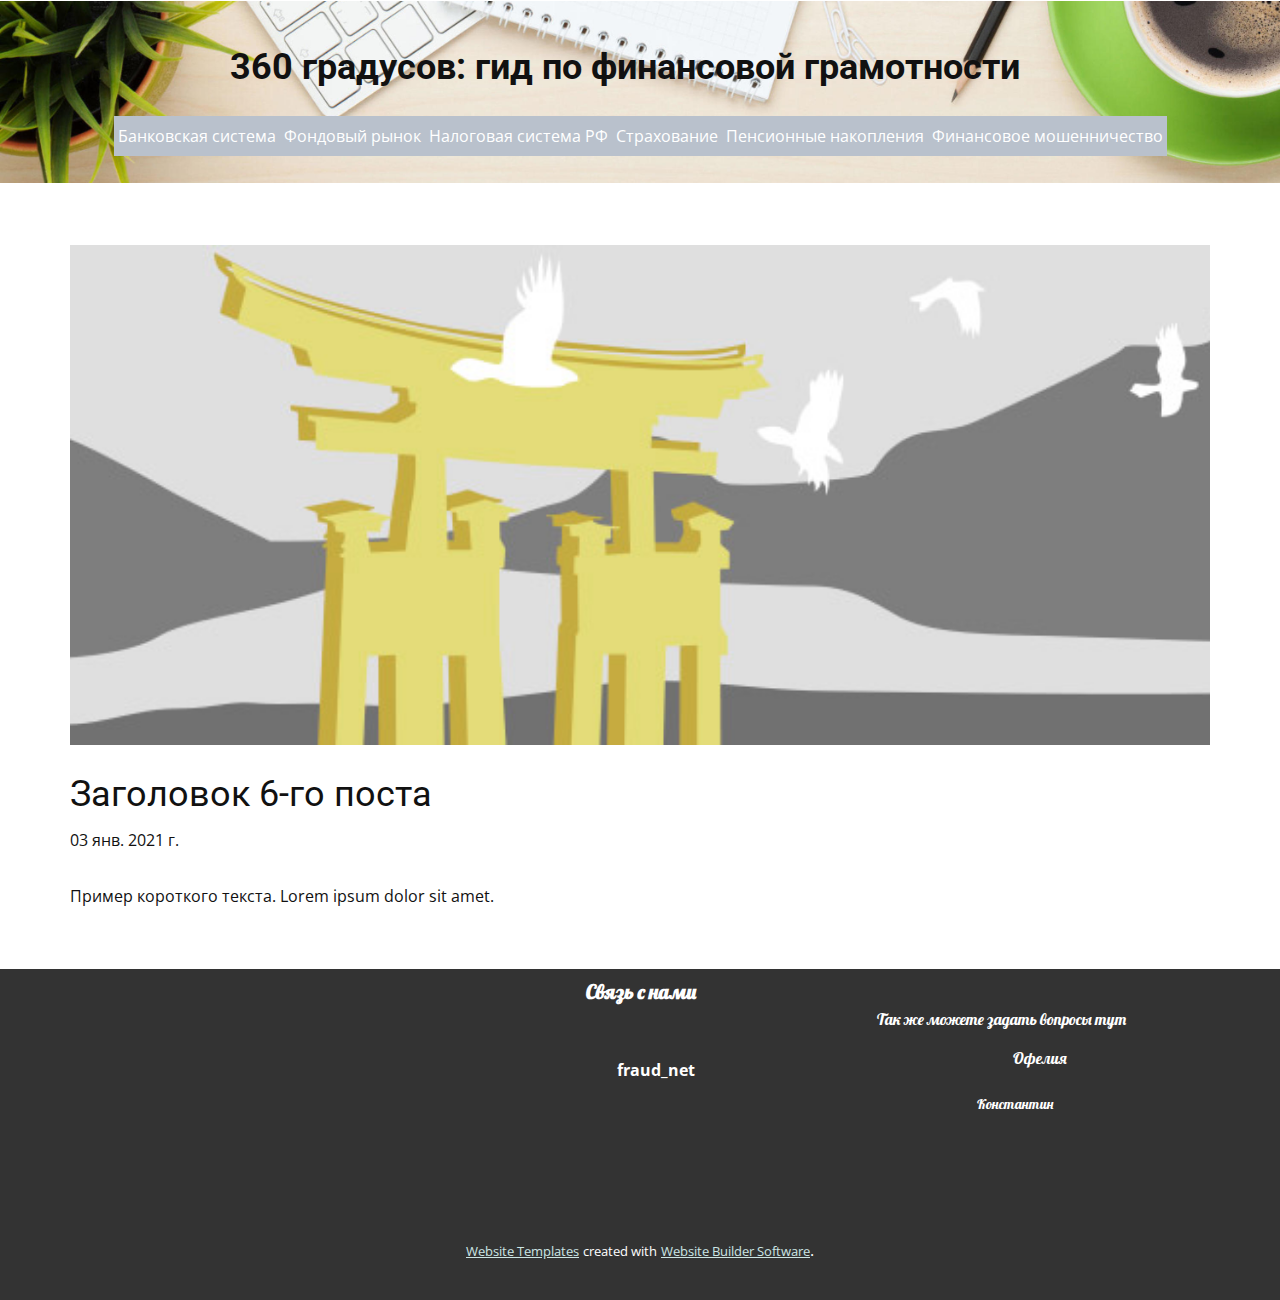
<file: blog/пост-5.html>
<!doctype html>
<html style="font-size: 16px;"><head>
    <meta name="viewport" content="width=device-width, initial-scale=1.0">
    <meta charset="utf-8">
    <meta name="keywords" content="Запись 1">
    <meta name="description" content="">
    <meta name="page_type" content="np-template-header-footer-from-plugin">
    <title>Заголовок 6-го поста</title>
    <link rel="stylesheet" href="../nicepage.css" media="screen">
<link rel="stylesheet" href="../Post-Template.css" media="screen">
    <script class="u-script" type="text/javascript" src="../jquery.js" defer=""></script>
    <script class="u-script" type="text/javascript" src="../nicepage.js" defer=""></script>
    <meta name="generator" content="Nicepage 3.3.3, nicepage.com">
    <link id="u-theme-google-font" rel="stylesheet" href="https://fonts.googleapis.com/css?family=Roboto:100,100i,300,300i,400,400i,500,500i,700,700i,900,900i|Open+Sans:300,300i,400,400i,600,600i,700,700i,800,800i">
    <link id="u-page-google-font" rel="stylesheet" href="https://fonts.googleapis.com/css?family=Lobster:400">
    
    
    
    <script type="application/ld+json">{
		"@context": "http://schema.org",
		"@type": "Organization",
		"name": "",
		"url": "index.html",
		"sameAs": [
				"https://www.instagram.com/fraud_net/",
				"https://www.instagram.com/_ellegant__/",
				"https://vk.com/kostya_leonov_45",
				"https://www.instagram.com/_ofa_k/",
				"https://vk.com/ofelia4"
		]
}</script>
    <meta property="og:title" content="Post Template">
    <meta property="og:type" content="website">
    <meta name="theme-color" content="#446d6b">
    <link rel="canonical" href="../index.html">
    <meta property="og:url" content="index.html">
  </head>
  <body class="u-body"><header class="u-clearfix u-header u-header" id="sec-5c72"><img src="../images/230.jpg" alt="" class="u-expanded-width u-image u-image-default u-image-1" data-image-width="3000" data-image-height="1000"><h1 class="u-heading-font u-text u-title u-text-1">360 градусов: гид по финансовой грамотности</h1><nav class="u-menu u-menu-dropdown u-offcanvas u-menu-1" data-responsive-from="MD">
        <div class="menu-collapse" style="font-size: 1rem; letter-spacing: 0px;">
          <a class="u-active-palette-5-dark-1 u-button-style u-custom-left-right-menu-spacing u-custom-padding-bottom u-custom-top-bottom-menu-spacing u-nav-link u-palette-5-base u-text-active-grey-90 u-text-body-alt-color u-text-hover-grey-50" href="../#">
            <svg><use xmlns:xlink="http://www.w3.org/1999/xlink" xlink:href="../#menu-hamburger"></use></svg>
            <svg version="1.1" xmlns="http://www.w3.org/2000/svg" xmlns:xlink="http://www.w3.org/1999/xlink"><defs><symbol id="menu-hamburger" viewBox="0 0 16 16" style="width: 16px; height: 16px;"><rect y="1" width="16" height="2"></rect><rect y="7" width="16" height="2"></rect><rect y="13" width="16" height="2"></rect>
</symbol>
</defs></svg>
          </a>
        </div>
        <div class="u-custom-menu u-nav-container">
          <ul class="u-nav u-unstyled u-nav-1"><li class="u-nav-item"><a class="u-active-palette-5-dark-1 u-button-style u-nav-link u-palette-5-base u-text-active-grey-90 u-text-body-alt-color u-text-hover-grey-50" href="../Банковская-система.html" style="padding: 12px 4px;">Банковская система</a>
</li><li class="u-nav-item"><a class="u-active-palette-5-dark-1 u-button-style u-nav-link u-palette-5-base u-text-active-grey-90 u-text-body-alt-color u-text-hover-grey-50" href="../Фондовый-рынок.html" style="padding: 12px 4px;">Фондовый рынок</a>
</li><li class="u-nav-item"><a class="u-active-palette-5-dark-1 u-button-style u-nav-link u-palette-5-base u-text-active-grey-90 u-text-body-alt-color u-text-hover-grey-50" href="../Налоговая-система-РФ.html" style="padding: 12px 4px;">Налоговая система РФ</a>
</li><li class="u-nav-item"><a class="u-active-palette-5-dark-1 u-button-style u-nav-link u-palette-5-base u-text-active-grey-90 u-text-body-alt-color u-text-hover-grey-50" href="../Страхование.html" style="padding: 12px 4px;">Страхование</a>
</li><li class="u-nav-item"><a class="u-active-palette-5-dark-1 u-button-style u-nav-link u-palette-5-base u-text-active-grey-90 u-text-body-alt-color u-text-hover-grey-50" href="../Пенсионные-накопления.html" style="padding: 12px 4px;">Пенсионные накопления</a>
</li><li class="u-nav-item"><a class="u-active-palette-5-dark-1 u-button-style u-nav-link u-palette-5-base u-text-active-grey-90 u-text-body-alt-color u-text-hover-grey-50" href="../Финансовое-мошенничество.html" style="padding: 12px 4px;">Финансовое мошенничество</a>
</li></ul>
        </div>
        <div class="u-custom-menu u-nav-container-collapse">
          <div class="u-black u-container-style u-inner-container-layout u-opacity u-opacity-95 u-sidenav">
            <div class="u-sidenav-overflow">
              <div class="u-menu-close"></div>
              <ul class="u-align-center u-nav u-popupmenu-items u-unstyled u-nav-2"><li class="u-nav-item"><a class="u-button-style u-nav-link" href="../Банковская-система.html" style="padding: 12px 4px;">Банковская система</a>
</li><li class="u-nav-item"><a class="u-button-style u-nav-link" href="../Фондовый-рынок.html" style="padding: 12px 4px;">Фондовый рынок</a>
</li><li class="u-nav-item"><a class="u-button-style u-nav-link" href="../Налоговая-система-РФ.html" style="padding: 12px 4px;">Налоговая система РФ</a>
</li><li class="u-nav-item"><a class="u-button-style u-nav-link" href="../Страхование.html" style="padding: 12px 4px;">Страхование</a>
</li><li class="u-nav-item"><a class="u-button-style u-nav-link" href="../Пенсионные-накопления.html" style="padding: 12px 4px;">Пенсионные накопления</a>
</li><li class="u-nav-item"><a class="u-button-style u-nav-link" href="../Финансовое-мошенничество.html" style="padding: 12px 4px;">Финансовое мошенничество</a>
</li></ul>
            </div>
          </div>
          <div class="u-black u-menu-overlay u-opacity u-opacity-70"></div>
        </div>
      </nav></header>
    <section class="u-clearfix u-section-1" id="sec-75e1">
      <div class="u-clearfix u-sheet u-sheet-1">
        <img src="../images/3.jpeg" alt="" class="u-blog-control u-expanded-width u-image u-image-default u-image-1" data-image-width="1080" data-image-height="1080">
        <h2 class="u-blog-control u-custom-font u-expanded-width u-heading-font u-text u-text-1">Заголовок 6-го поста</h2>
        <div class="u-metadata u-metadata-1">
          <span class="u-meta-date u-meta-icon">03 янв. 2021 г.</span>
          
          
        </div>
        <div class="u-blog-control u-expanded-width-sm u-expanded-width-xl u-expanded-width-xs u-post-content u-text u-text-2">
  Пример короткого текста. Lorem ipsum dolor sit amet.
  </div>
      </div>
    </section>
    
    
    
    <footer class="u-align-center u-clearfix u-footer u-grey-80 u-footer" id="sec-07fe"><div class="u-clearfix u-sheet u-sheet-1">
        <p class="u-align-center u-custom-font u-font-Lobster u-small-text u-text u-text-variant u-text-1">
          <span style="font-weight: 700;">Связь с нами</span>
          <span style="font-weight: 700;"></span>
        </p>
        <p class="u-align-center u-custom-font u-font-Lobster u-text u-text-2">Так же можете задать вопросы тут</p><span class="u-icon u-icon-circle u-text-white u-icon-1"><svg class="u-svg-link" preserveAspectRatio="xMidYMin slice" viewBox="0 0 52 52" style=""><use xmlns:xlink="http://www.w3.org/1999/xlink" xlink:href="../#svg-cf3d"></use></svg><svg xmlns="http://www.w3.org/2000/svg" xmlns:xlink="http://www.w3.org/1999/xlink" version="1.1" xml:space="preserve" class="u-svg-content" viewBox="0 0 52 52" x="0px" y="0px" id="svg-cf3d" style="enable-background:new 0 0 52 52;"><g><path d="M45.861,28.127c-0.614-1.525-2.226-2.234-3.932-2.985c-1.683-0.741-3.422-1.507-4.077-3.035   c-1.41-3.292-8.243-9.459-9.886-10.912V8h2.967c0.553,0,1-0.447,1-1V1c0-0.553-0.447-1-1-1h-24c-0.553,0-1,0.447-1,1v6   c0,0.553,0.447,1,1,1h2.728v3.86c-1.664,2.28-2.657,6.387-2.7,6.567c-0.018,0.076-0.027,0.154-0.027,0.232v13.664   c0,2.283,1.498,3.817,3.728,3.817c0.806,0,1.416-0.378,1.878-0.926c0.015,0.171,0.023,0.319,0.023,0.438   c0,2.513,1.389,4.137,3.537,4.137c0.951,0,1.678-0.264,2.218-0.637c0.325,1.123,1.278,2.367,3.102,2.367   c1.002,0,1.773-0.298,2.347-0.676c0.025,3.723,0.053,7.862,0.053,8.106c0,1.035,1.241,3.049,3.518,3.049   c1.957,0,3.05-1.837,3.387-2.922c0.026-0.087,0.042-0.176,0.045-0.267l0.623-20.685c0.289,0.182,0.614,0.385,0.975,0.609   c0.896,0.56,1.847,1.152,2.514,1.597c1.521,1.015,2.723,1.815,4.555,1.815c3.341,0,5.446-0.609,6.259-1.81   C45.994,29.889,46.269,29.143,45.861,28.127z M7.933,2h22v4h-2.967H10.661H7.933V2z M44.035,29.217   c-0.303,0.448-1.872,0.931-4.602,0.931c-1.174,0-1.946-0.48-3.445-1.479c-0.68-0.453-1.65-1.059-2.564-1.629   c-0.979-0.611-2.09-1.305-2.356-1.516c-0.295-0.235-0.698-0.285-1.043-0.125c-0.343,0.159-0.567,0.499-0.579,0.877L28.772,48.59   C28.633,48.938,28.143,50,27.336,50c-1.127,0-1.501-1.051-1.517-1.051c-0.001,0-0.001,0-0.001,0.001   c0-0.472-0.094-14.066-0.094-14.066c-0.004-0.528-0.418-0.963-0.945-0.991c-0.528-0.05-0.985,0.356-1.048,0.882l-0.444,3.785   c-0.185,0.288-0.736,0.961-1.868,0.961c-1.01,0-1.198-0.837-1.24-1.268l-0.628-4.057c-0.08-0.521-0.536-0.894-1.077-0.843   c-0.524,0.047-0.924,0.493-0.911,1.021l0.063,2.595c-0.107,0.258-0.463,0.821-1.526,0.821c-1.271,0-1.537-1.162-1.537-2.137   c0-1.21-0.579-4.337-0.644-4.689c-0.093-0.49-0.55-0.857-1.026-0.815c-0.497,0.021-0.903,0.405-0.952,0.9   c-0.139,1.393-0.755,3.093-1.277,3.093c-1.428,0-1.728-0.988-1.728-1.817V18.78c0.311-1.255,1.285-4.459,2.502-5.947   c0.146-0.179,0.226-0.402,0.226-0.633V8h14.306v3.648c0,0.29,0.126,0.565,0.345,0.755c2.307,2.004,8.547,7.795,9.703,10.491   c0.966,2.254,3.167,3.224,5.109,4.078c1.322,0.582,2.572,1.133,2.882,1.901C44.103,29.116,44.055,29.187,44.035,29.217z"></path>
</g></svg></span>
        <div class="u-social-icons u-spacing-10 u-social-icons-1">
          <a class="u-social-url" target="_blank" href="https://www.instagram.com/fraud_net/"><span class="u-icon u-icon-circle u-social-instagram u-social-type-logo u-icon-2"><svg class="u-svg-link" preserveAspectRatio="xMidYMin slice" viewBox="0 0 112 112" style=""><use xmlns:xlink="http://www.w3.org/1999/xlink" xlink:href="../#svg-145e"></use></svg><svg xmlns="http://www.w3.org/2000/svg" xmlns:xlink="http://www.w3.org/1999/xlink" version="1.1" xml:space="preserve" class="u-svg-content" viewBox="0 0 112 112" x="0px" y="0px" id="svg-145e"><path d="M55.9,32.9c-12.8,0-23.2,10.4-23.2,23.2s10.4,23.2,23.2,23.2s23.2-10.4,23.2-23.2S68.7,32.9,55.9,32.9z M55.9,69.4c-7.4,0-13.3-6-13.3-13.3c-0.1-7.4,6-13.3,13.3-13.3s13.3,6,13.3,13.3C69.3,63.5,63.3,69.4,55.9,69.4z"></path><path d="M79.7,26.8c-3,0-5.4,2.5-5.4,5.4s2.5,5.4,5.4,5.4c3,0,5.4-2.5,5.4-5.4S82.7,26.8,79.7,26.8z"></path><path d="M78.2,11H33.5C21,11,10.8,21.3,10.8,33.7v44.7c0,12.6,10.2,22.8,22.7,22.8h44.7c12.6,0,22.7-10.2,22.7-22.7 V33.7C100.8,21.1,90.6,11,78.2,11z M91,78.4c0,7.1-5.8,12.8-12.8,12.8H33.5c-7.1,0-12.8-5.8-12.8-12.8V33.7 c0-7.1,5.8-12.8,12.8-12.8h44.7c7.1,0,12.8,5.8,12.8,12.8V78.4z"></path></svg></span>
          </a>
        </div>
        <div class="u-social-icons u-spacing-10 u-social-icons-2">
          <a class="u-social-url" target="_blank" href="https://www.instagram.com/_ellegant__/"><span class="u-icon u-icon-circle u-social-instagram u-social-type-logo u-icon-3"><svg class="u-svg-link" preserveAspectRatio="xMidYMin slice" viewBox="0 0 112 112" style=""><use xmlns:xlink="http://www.w3.org/1999/xlink" xlink:href="../#svg-dff9"></use></svg><svg xmlns="http://www.w3.org/2000/svg" xmlns:xlink="http://www.w3.org/1999/xlink" version="1.1" xml:space="preserve" class="u-svg-content" viewBox="0 0 112 112" x="0px" y="0px" id="svg-dff9"><path d="M55.9,32.9c-12.8,0-23.2,10.4-23.2,23.2s10.4,23.2,23.2,23.2s23.2-10.4,23.2-23.2S68.7,32.9,55.9,32.9z M55.9,69.4c-7.4,0-13.3-6-13.3-13.3c-0.1-7.4,6-13.3,13.3-13.3s13.3,6,13.3,13.3C69.3,63.5,63.3,69.4,55.9,69.4z"></path><path d="M79.7,26.8c-3,0-5.4,2.5-5.4,5.4s2.5,5.4,5.4,5.4c3,0,5.4-2.5,5.4-5.4S82.7,26.8,79.7,26.8z"></path><path d="M78.2,11H33.5C21,11,10.8,21.3,10.8,33.7v44.7c0,12.6,10.2,22.8,22.7,22.8h44.7c12.6,0,22.7-10.2,22.7-22.7 V33.7C100.8,21.1,90.6,11,78.2,11z M91,78.4c0,7.1-5.8,12.8-12.8,12.8H33.5c-7.1,0-12.8-5.8-12.8-12.8V33.7 c0-7.1,5.8-12.8,12.8-12.8h44.7c7.1,0,12.8,5.8,12.8,12.8V78.4z"></path></svg></span>
          </a>
          <a class="u-social-url" target="_blank" href="https://vk.com/kostya_leonov_45"><span class="u-icon u-icon-circle u-social-type-logo u-social-vk u-icon-4"><svg class="u-svg-link" preserveAspectRatio="xMidYMin slice" viewBox="0 0 112 112" style=""><use xmlns:xlink="http://www.w3.org/1999/xlink" xlink:href="../#svg-4db3"></use></svg><svg xmlns="http://www.w3.org/2000/svg" xmlns:xlink="http://www.w3.org/1999/xlink" version="1.1" xml:space="preserve" class="u-svg-content" viewBox="0 0 112 112" x="0px" y="0px" id="svg-4db3"><path d="M106,90.1l-14.6,0.1c0,0-3.1,0.6-7.3-2.2c-5.5-3.7-10.8-13.4-14.8-12.1c-4,1.3-3.9,10-3.9,10s0,1.9-0.9,2.8 c-1,1-3,1.3-3,1.3H55c0,0-14.5,0.9-27.3-12.3C13.7,63.5,1.3,35,1.3,35s-0.7-1.9,0-2.8c0.9-1,3.3-1,3.3-1L20.3,31c0,0,1.5,0.3,2.5,1 c0.9,0.6,1.3,1.8,1.3,1.8s2.5,6.4,6,12.1c6.6,11.2,9.6,13.7,11.8,12.4c3.3-1.8,2.2-15.8,2.2-15.8s0-5.2-1.6-7.4 c-1.3-1.8-3.7-2.2-4.9-2.4c-0.9-0.1,0.6-2.2,2.4-3.1c2.8-1.3,7.8-1.5,13.7-1.3c4.6,0,6,0.3,7.8,0.7c5.4,1.3,3.6,6.4,3.6,18.3 c0,3.8-0.7,9.3,2.1,11.1c1.2,0.7,4.2,0.1,11.5-12.3c3.4-5.9,6.1-12.7,6.1-12.7s0.6-1.2,1.5-1.8c0.9-0.6,2.1-0.4,2.1-0.4l16.6-0.1 c0,0,4.9-0.6,5.8,1.6c0.9,2.4-1.8,7.8-8.7,16.7C91.1,64.1,89.7,62.8,99,71.2c8.8,8.1,10.6,12,10.9,12.6 C113.8,89.7,106,90.1,106,90.1z"></path></svg></span>
          </a>
        </div>
        <p class="u-align-center u-custom-font u-font-Lobster u-text u-text-3">Офелия</p>
        <p class="u-align-center u-custom-font u-font-Lobster u-text u-text-4">Константин</p>
        <a href="https://www.instagram.com/fraud_net/" class="u-btn u-button-style u-none u-text-hover-palette-4-base u-text-white u-btn-1">fraud_net</a>
        <div class="u-social-icons u-spacing-10 u-social-icons-3">
          <a class="u-social-url" target="_blank" href="https://www.instagram.com/_ofa_k/"><span class="u-icon u-icon-circle u-social-instagram u-social-type-logo u-icon-5"><svg class="u-svg-link" preserveAspectRatio="xMidYMin slice" viewBox="0 0 112 112" style=""><use xmlns:xlink="http://www.w3.org/1999/xlink" xlink:href="../#svg-d794"></use></svg><svg xmlns="http://www.w3.org/2000/svg" xmlns:xlink="http://www.w3.org/1999/xlink" version="1.1" xml:space="preserve" class="u-svg-content" viewBox="0 0 112 112" x="0px" y="0px" id="svg-d794"><path d="M55.9,32.9c-12.8,0-23.2,10.4-23.2,23.2s10.4,23.2,23.2,23.2s23.2-10.4,23.2-23.2S68.7,32.9,55.9,32.9z M55.9,69.4c-7.4,0-13.3-6-13.3-13.3c-0.1-7.4,6-13.3,13.3-13.3s13.3,6,13.3,13.3C69.3,63.5,63.3,69.4,55.9,69.4z"></path><path d="M79.7,26.8c-3,0-5.4,2.5-5.4,5.4s2.5,5.4,5.4,5.4c3,0,5.4-2.5,5.4-5.4S82.7,26.8,79.7,26.8z"></path><path d="M78.2,11H33.5C21,11,10.8,21.3,10.8,33.7v44.7c0,12.6,10.2,22.8,22.7,22.8h44.7c12.6,0,22.7-10.2,22.7-22.7 V33.7C100.8,21.1,90.6,11,78.2,11z M91,78.4c0,7.1-5.8,12.8-12.8,12.8H33.5c-7.1,0-12.8-5.8-12.8-12.8V33.7 c0-7.1,5.8-12.8,12.8-12.8h44.7c7.1,0,12.8,5.8,12.8,12.8V78.4z"></path></svg></span>
          </a>
          <a class="u-social-url" target="_blank" href="https://vk.com/ofelia4"><span class="u-icon u-icon-circle u-social-type-logo u-social-vk u-icon-6"><svg class="u-svg-link" preserveAspectRatio="xMidYMin slice" viewBox="0 0 112 112" style=""><use xmlns:xlink="http://www.w3.org/1999/xlink" xlink:href="../#svg-5b61"></use></svg><svg xmlns="http://www.w3.org/2000/svg" xmlns:xlink="http://www.w3.org/1999/xlink" version="1.1" xml:space="preserve" class="u-svg-content" viewBox="0 0 112 112" x="0px" y="0px" id="svg-5b61"><path d="M106,90.1l-14.6,0.1c0,0-3.1,0.6-7.3-2.2c-5.5-3.7-10.8-13.4-14.8-12.1c-4,1.3-3.9,10-3.9,10s0,1.9-0.9,2.8 c-1,1-3,1.3-3,1.3H55c0,0-14.5,0.9-27.3-12.3C13.7,63.5,1.3,35,1.3,35s-0.7-1.9,0-2.8c0.9-1,3.3-1,3.3-1L20.3,31c0,0,1.5,0.3,2.5,1 c0.9,0.6,1.3,1.8,1.3,1.8s2.5,6.4,6,12.1c6.6,11.2,9.6,13.7,11.8,12.4c3.3-1.8,2.2-15.8,2.2-15.8s0-5.2-1.6-7.4 c-1.3-1.8-3.7-2.2-4.9-2.4c-0.9-0.1,0.6-2.2,2.4-3.1c2.8-1.3,7.8-1.5,13.7-1.3c4.6,0,6,0.3,7.8,0.7c5.4,1.3,3.6,6.4,3.6,18.3 c0,3.8-0.7,9.3,2.1,11.1c1.2,0.7,4.2,0.1,11.5-12.3c3.4-5.9,6.1-12.7,6.1-12.7s0.6-1.2,1.5-1.8c0.9-0.6,2.1-0.4,2.1-0.4l16.6-0.1 c0,0,4.9-0.6,5.8,1.6c0.9,2.4-1.8,7.8-8.7,16.7C91.1,64.1,89.7,62.8,99,71.2c8.8,8.1,10.6,12,10.9,12.6 C113.8,89.7,106,90.1,106,90.1z"></path></svg></span>
          </a>
        </div>
      </div></footer>
    <section class="u-backlink u-clearfix u-grey-80">
      <a class="u-link" href="https://nicepage.com/website-templates" target="_blank">
        <span>Website Templates</span>
      </a>
      <p class="u-text">
        <span>created with</span>
      </p>
      <a class="u-link" href="https://nicepage.com/" target="_blank">
        <span>Website Builder Software</span>
      </a>. 
    </section>
  
</body></html>
</file>
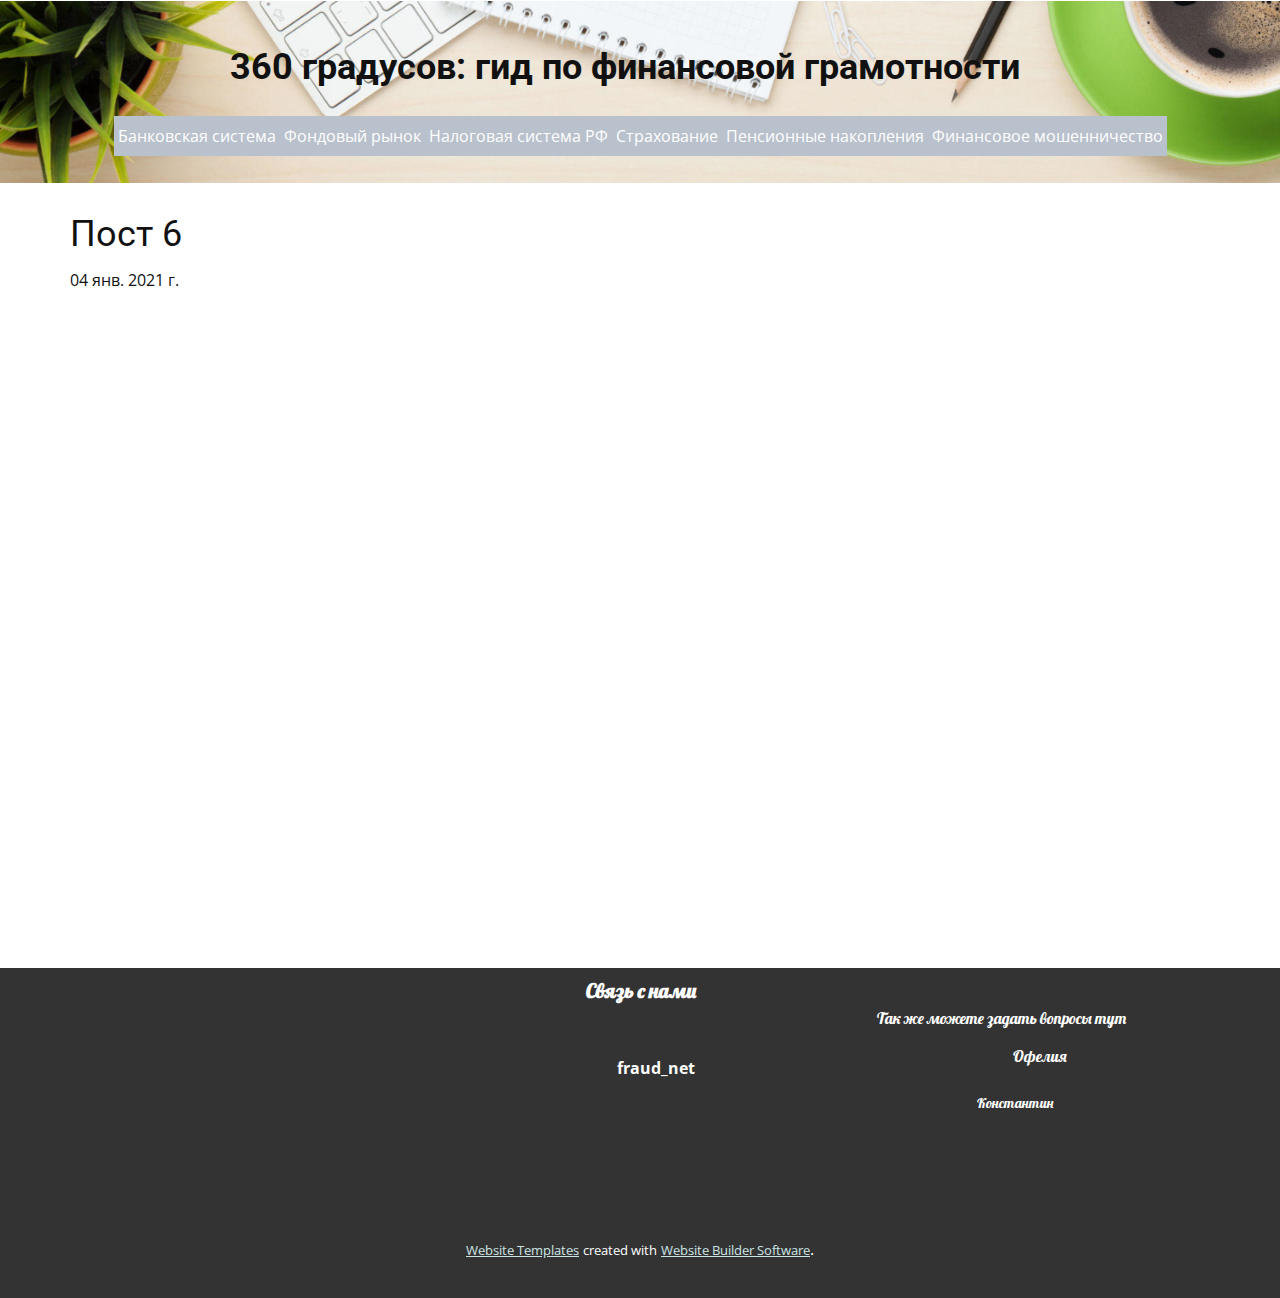
<file: blog/пост-6.html>
<!doctype html>
<html style="font-size: 16px;"><head>
    <meta name="viewport" content="width=device-width, initial-scale=1.0">
    <meta charset="utf-8">
    <meta name="keywords" content="Запись 1">
    <meta name="description" content="">
    <meta name="page_type" content="np-template-header-footer-from-plugin">
    <title>Пост 6</title>
    <link rel="stylesheet" href="../nicepage.css" media="screen">
<link rel="stylesheet" href="../Post-Template.css" media="screen">
    <script class="u-script" type="text/javascript" src="../jquery.js" defer=""></script>
    <script class="u-script" type="text/javascript" src="../nicepage.js" defer=""></script>
    <meta name="generator" content="Nicepage 3.3.3, nicepage.com">
    <link id="u-theme-google-font" rel="stylesheet" href="https://fonts.googleapis.com/css?family=Roboto:100,100i,300,300i,400,400i,500,500i,700,700i,900,900i|Open+Sans:300,300i,400,400i,600,600i,700,700i,800,800i">
    <link id="u-page-google-font" rel="stylesheet" href="https://fonts.googleapis.com/css?family=Lobster:400">
    
    
    
    <script type="application/ld+json">{
		"@context": "http://schema.org",
		"@type": "Organization",
		"name": "",
		"url": "index.html",
		"sameAs": [
				"https://www.instagram.com/fraud_net/",
				"https://www.instagram.com/_ellegant__/",
				"https://vk.com/kostya_leonov_45",
				"https://www.instagram.com/_ofa_k/",
				"https://vk.com/ofelia4"
		]
}</script>
    <meta property="og:title" content="Post Template">
    <meta property="og:type" content="website">
    <meta name="theme-color" content="#446d6b">
    <link rel="canonical" href="../index.html">
    <meta property="og:url" content="index.html">
  </head>
  <body class="u-body"><header class="u-clearfix u-header u-header" id="sec-5c72"><img src="../images/230.jpg" alt="" class="u-expanded-width u-image u-image-default u-image-1" data-image-width="3000" data-image-height="1000"><h1 class="u-heading-font u-text u-title u-text-1">360 градусов: гид по финансовой грамотности</h1><nav class="u-menu u-menu-dropdown u-offcanvas u-menu-1" data-responsive-from="MD">
        <div class="menu-collapse" style="font-size: 1rem; letter-spacing: 0px;">
          <a class="u-active-palette-5-dark-1 u-button-style u-custom-left-right-menu-spacing u-custom-padding-bottom u-custom-top-bottom-menu-spacing u-nav-link u-palette-5-base u-text-active-grey-90 u-text-body-alt-color u-text-hover-grey-50" href="../#">
            <svg><use xmlns:xlink="http://www.w3.org/1999/xlink" xlink:href="../#menu-hamburger"></use></svg>
            <svg version="1.1" xmlns="http://www.w3.org/2000/svg" xmlns:xlink="http://www.w3.org/1999/xlink"><defs><symbol id="menu-hamburger" viewBox="0 0 16 16" style="width: 16px; height: 16px;"><rect y="1" width="16" height="2"></rect><rect y="7" width="16" height="2"></rect><rect y="13" width="16" height="2"></rect>
</symbol>
</defs></svg>
          </a>
        </div>
        <div class="u-custom-menu u-nav-container">
          <ul class="u-nav u-unstyled u-nav-1"><li class="u-nav-item"><a class="u-active-palette-5-dark-1 u-button-style u-nav-link u-palette-5-base u-text-active-grey-90 u-text-body-alt-color u-text-hover-grey-50" href="../Банковская-система.html" style="padding: 12px 4px;">Банковская система</a>
</li><li class="u-nav-item"><a class="u-active-palette-5-dark-1 u-button-style u-nav-link u-palette-5-base u-text-active-grey-90 u-text-body-alt-color u-text-hover-grey-50" href="../Фондовый-рынок.html" style="padding: 12px 4px;">Фондовый рынок</a>
</li><li class="u-nav-item"><a class="u-active-palette-5-dark-1 u-button-style u-nav-link u-palette-5-base u-text-active-grey-90 u-text-body-alt-color u-text-hover-grey-50" href="../Налоговая-система-РФ.html" style="padding: 12px 4px;">Налоговая система РФ</a>
</li><li class="u-nav-item"><a class="u-active-palette-5-dark-1 u-button-style u-nav-link u-palette-5-base u-text-active-grey-90 u-text-body-alt-color u-text-hover-grey-50" href="../Страхование.html" style="padding: 12px 4px;">Страхование</a>
</li><li class="u-nav-item"><a class="u-active-palette-5-dark-1 u-button-style u-nav-link u-palette-5-base u-text-active-grey-90 u-text-body-alt-color u-text-hover-grey-50" href="../Пенсионные-накопления.html" style="padding: 12px 4px;">Пенсионные накопления</a>
</li><li class="u-nav-item"><a class="u-active-palette-5-dark-1 u-button-style u-nav-link u-palette-5-base u-text-active-grey-90 u-text-body-alt-color u-text-hover-grey-50" href="../Финансовое-мошенничество.html" style="padding: 12px 4px;">Финансовое мошенничество</a>
</li></ul>
        </div>
        <div class="u-custom-menu u-nav-container-collapse">
          <div class="u-black u-container-style u-inner-container-layout u-opacity u-opacity-95 u-sidenav">
            <div class="u-sidenav-overflow">
              <div class="u-menu-close"></div>
              <ul class="u-align-center u-nav u-popupmenu-items u-unstyled u-nav-2"><li class="u-nav-item"><a class="u-button-style u-nav-link" href="../Банковская-система.html" style="padding: 12px 4px;">Банковская система</a>
</li><li class="u-nav-item"><a class="u-button-style u-nav-link" href="../Фондовый-рынок.html" style="padding: 12px 4px;">Фондовый рынок</a>
</li><li class="u-nav-item"><a class="u-button-style u-nav-link" href="../Налоговая-система-РФ.html" style="padding: 12px 4px;">Налоговая система РФ</a>
</li><li class="u-nav-item"><a class="u-button-style u-nav-link" href="../Страхование.html" style="padding: 12px 4px;">Страхование</a>
</li><li class="u-nav-item"><a class="u-button-style u-nav-link" href="../Пенсионные-накопления.html" style="padding: 12px 4px;">Пенсионные накопления</a>
</li><li class="u-nav-item"><a class="u-button-style u-nav-link" href="../Финансовое-мошенничество.html" style="padding: 12px 4px;">Финансовое мошенничество</a>
</li></ul>
            </div>
          </div>
          <div class="u-black u-menu-overlay u-opacity u-opacity-70"></div>
        </div>
      </nav></header>
    <section class="u-clearfix u-section-1" id="sec-75e1">
      <div class="u-clearfix u-sheet u-sheet-1">
        
        <h2 class="u-blog-control u-custom-font u-expanded-width u-heading-font u-text u-text-1">Пост 6</h2>
        <div class="u-metadata u-metadata-1">
          <span class="u-meta-date u-meta-icon">04 янв. 2021 г.</span>
          
          
        </div>
        <div class="u-blog-control u-expanded-width-sm u-expanded-width-xl u-expanded-width-xs u-post-content u-text u-text-2">
  
  </div>
      </div>
    </section>
    
    
    
    <footer class="u-align-center u-clearfix u-footer u-grey-80 u-footer" id="sec-07fe"><div class="u-clearfix u-sheet u-sheet-1">
        <p class="u-align-center u-custom-font u-font-Lobster u-small-text u-text u-text-variant u-text-1">
          <span style="font-weight: 700;">Связь с нами</span>
          <span style="font-weight: 700;"></span>
        </p>
        <p class="u-align-center u-custom-font u-font-Lobster u-text u-text-2">Так же можете задать вопросы тут</p><span class="u-icon u-icon-circle u-text-white u-icon-1"><svg class="u-svg-link" preserveAspectRatio="xMidYMin slice" viewBox="0 0 52 52" style=""><use xmlns:xlink="http://www.w3.org/1999/xlink" xlink:href="../#svg-cf3d"></use></svg><svg xmlns="http://www.w3.org/2000/svg" xmlns:xlink="http://www.w3.org/1999/xlink" version="1.1" xml:space="preserve" class="u-svg-content" viewBox="0 0 52 52" x="0px" y="0px" id="svg-cf3d" style="enable-background:new 0 0 52 52;"><g><path d="M45.861,28.127c-0.614-1.525-2.226-2.234-3.932-2.985c-1.683-0.741-3.422-1.507-4.077-3.035   c-1.41-3.292-8.243-9.459-9.886-10.912V8h2.967c0.553,0,1-0.447,1-1V1c0-0.553-0.447-1-1-1h-24c-0.553,0-1,0.447-1,1v6   c0,0.553,0.447,1,1,1h2.728v3.86c-1.664,2.28-2.657,6.387-2.7,6.567c-0.018,0.076-0.027,0.154-0.027,0.232v13.664   c0,2.283,1.498,3.817,3.728,3.817c0.806,0,1.416-0.378,1.878-0.926c0.015,0.171,0.023,0.319,0.023,0.438   c0,2.513,1.389,4.137,3.537,4.137c0.951,0,1.678-0.264,2.218-0.637c0.325,1.123,1.278,2.367,3.102,2.367   c1.002,0,1.773-0.298,2.347-0.676c0.025,3.723,0.053,7.862,0.053,8.106c0,1.035,1.241,3.049,3.518,3.049   c1.957,0,3.05-1.837,3.387-2.922c0.026-0.087,0.042-0.176,0.045-0.267l0.623-20.685c0.289,0.182,0.614,0.385,0.975,0.609   c0.896,0.56,1.847,1.152,2.514,1.597c1.521,1.015,2.723,1.815,4.555,1.815c3.341,0,5.446-0.609,6.259-1.81   C45.994,29.889,46.269,29.143,45.861,28.127z M7.933,2h22v4h-2.967H10.661H7.933V2z M44.035,29.217   c-0.303,0.448-1.872,0.931-4.602,0.931c-1.174,0-1.946-0.48-3.445-1.479c-0.68-0.453-1.65-1.059-2.564-1.629   c-0.979-0.611-2.09-1.305-2.356-1.516c-0.295-0.235-0.698-0.285-1.043-0.125c-0.343,0.159-0.567,0.499-0.579,0.877L28.772,48.59   C28.633,48.938,28.143,50,27.336,50c-1.127,0-1.501-1.051-1.517-1.051c-0.001,0-0.001,0-0.001,0.001   c0-0.472-0.094-14.066-0.094-14.066c-0.004-0.528-0.418-0.963-0.945-0.991c-0.528-0.05-0.985,0.356-1.048,0.882l-0.444,3.785   c-0.185,0.288-0.736,0.961-1.868,0.961c-1.01,0-1.198-0.837-1.24-1.268l-0.628-4.057c-0.08-0.521-0.536-0.894-1.077-0.843   c-0.524,0.047-0.924,0.493-0.911,1.021l0.063,2.595c-0.107,0.258-0.463,0.821-1.526,0.821c-1.271,0-1.537-1.162-1.537-2.137   c0-1.21-0.579-4.337-0.644-4.689c-0.093-0.49-0.55-0.857-1.026-0.815c-0.497,0.021-0.903,0.405-0.952,0.9   c-0.139,1.393-0.755,3.093-1.277,3.093c-1.428,0-1.728-0.988-1.728-1.817V18.78c0.311-1.255,1.285-4.459,2.502-5.947   c0.146-0.179,0.226-0.402,0.226-0.633V8h14.306v3.648c0,0.29,0.126,0.565,0.345,0.755c2.307,2.004,8.547,7.795,9.703,10.491   c0.966,2.254,3.167,3.224,5.109,4.078c1.322,0.582,2.572,1.133,2.882,1.901C44.103,29.116,44.055,29.187,44.035,29.217z"></path>
</g></svg></span>
        <div class="u-social-icons u-spacing-10 u-social-icons-1">
          <a class="u-social-url" target="_blank" href="https://www.instagram.com/fraud_net/"><span class="u-icon u-icon-circle u-social-instagram u-social-type-logo u-icon-2"><svg class="u-svg-link" preserveAspectRatio="xMidYMin slice" viewBox="0 0 112 112" style=""><use xmlns:xlink="http://www.w3.org/1999/xlink" xlink:href="../#svg-145e"></use></svg><svg xmlns="http://www.w3.org/2000/svg" xmlns:xlink="http://www.w3.org/1999/xlink" version="1.1" xml:space="preserve" class="u-svg-content" viewBox="0 0 112 112" x="0px" y="0px" id="svg-145e"><path d="M55.9,32.9c-12.8,0-23.2,10.4-23.2,23.2s10.4,23.2,23.2,23.2s23.2-10.4,23.2-23.2S68.7,32.9,55.9,32.9z M55.9,69.4c-7.4,0-13.3-6-13.3-13.3c-0.1-7.4,6-13.3,13.3-13.3s13.3,6,13.3,13.3C69.3,63.5,63.3,69.4,55.9,69.4z"></path><path d="M79.7,26.8c-3,0-5.4,2.5-5.4,5.4s2.5,5.4,5.4,5.4c3,0,5.4-2.5,5.4-5.4S82.7,26.8,79.7,26.8z"></path><path d="M78.2,11H33.5C21,11,10.8,21.3,10.8,33.7v44.7c0,12.6,10.2,22.8,22.7,22.8h44.7c12.6,0,22.7-10.2,22.7-22.7 V33.7C100.8,21.1,90.6,11,78.2,11z M91,78.4c0,7.1-5.8,12.8-12.8,12.8H33.5c-7.1,0-12.8-5.8-12.8-12.8V33.7 c0-7.1,5.8-12.8,12.8-12.8h44.7c7.1,0,12.8,5.8,12.8,12.8V78.4z"></path></svg></span>
          </a>
        </div>
        <div class="u-social-icons u-spacing-10 u-social-icons-2">
          <a class="u-social-url" target="_blank" href="https://www.instagram.com/_ellegant__/"><span class="u-icon u-icon-circle u-social-instagram u-social-type-logo u-icon-3"><svg class="u-svg-link" preserveAspectRatio="xMidYMin slice" viewBox="0 0 112 112" style=""><use xmlns:xlink="http://www.w3.org/1999/xlink" xlink:href="../#svg-dff9"></use></svg><svg xmlns="http://www.w3.org/2000/svg" xmlns:xlink="http://www.w3.org/1999/xlink" version="1.1" xml:space="preserve" class="u-svg-content" viewBox="0 0 112 112" x="0px" y="0px" id="svg-dff9"><path d="M55.9,32.9c-12.8,0-23.2,10.4-23.2,23.2s10.4,23.2,23.2,23.2s23.2-10.4,23.2-23.2S68.7,32.9,55.9,32.9z M55.9,69.4c-7.4,0-13.3-6-13.3-13.3c-0.1-7.4,6-13.3,13.3-13.3s13.3,6,13.3,13.3C69.3,63.5,63.3,69.4,55.9,69.4z"></path><path d="M79.7,26.8c-3,0-5.4,2.5-5.4,5.4s2.5,5.4,5.4,5.4c3,0,5.4-2.5,5.4-5.4S82.7,26.8,79.7,26.8z"></path><path d="M78.2,11H33.5C21,11,10.8,21.3,10.8,33.7v44.7c0,12.6,10.2,22.8,22.7,22.8h44.7c12.6,0,22.7-10.2,22.7-22.7 V33.7C100.8,21.1,90.6,11,78.2,11z M91,78.4c0,7.1-5.8,12.8-12.8,12.8H33.5c-7.1,0-12.8-5.8-12.8-12.8V33.7 c0-7.1,5.8-12.8,12.8-12.8h44.7c7.1,0,12.8,5.8,12.8,12.8V78.4z"></path></svg></span>
          </a>
          <a class="u-social-url" target="_blank" href="https://vk.com/kostya_leonov_45"><span class="u-icon u-icon-circle u-social-type-logo u-social-vk u-icon-4"><svg class="u-svg-link" preserveAspectRatio="xMidYMin slice" viewBox="0 0 112 112" style=""><use xmlns:xlink="http://www.w3.org/1999/xlink" xlink:href="../#svg-4db3"></use></svg><svg xmlns="http://www.w3.org/2000/svg" xmlns:xlink="http://www.w3.org/1999/xlink" version="1.1" xml:space="preserve" class="u-svg-content" viewBox="0 0 112 112" x="0px" y="0px" id="svg-4db3"><path d="M106,90.1l-14.6,0.1c0,0-3.1,0.6-7.3-2.2c-5.5-3.7-10.8-13.4-14.8-12.1c-4,1.3-3.9,10-3.9,10s0,1.9-0.9,2.8 c-1,1-3,1.3-3,1.3H55c0,0-14.5,0.9-27.3-12.3C13.7,63.5,1.3,35,1.3,35s-0.7-1.9,0-2.8c0.9-1,3.3-1,3.3-1L20.3,31c0,0,1.5,0.3,2.5,1 c0.9,0.6,1.3,1.8,1.3,1.8s2.5,6.4,6,12.1c6.6,11.2,9.6,13.7,11.8,12.4c3.3-1.8,2.2-15.8,2.2-15.8s0-5.2-1.6-7.4 c-1.3-1.8-3.7-2.2-4.9-2.4c-0.9-0.1,0.6-2.2,2.4-3.1c2.8-1.3,7.8-1.5,13.7-1.3c4.6,0,6,0.3,7.8,0.7c5.4,1.3,3.6,6.4,3.6,18.3 c0,3.8-0.7,9.3,2.1,11.1c1.2,0.7,4.2,0.1,11.5-12.3c3.4-5.9,6.1-12.7,6.1-12.7s0.6-1.2,1.5-1.8c0.9-0.6,2.1-0.4,2.1-0.4l16.6-0.1 c0,0,4.9-0.6,5.8,1.6c0.9,2.4-1.8,7.8-8.7,16.7C91.1,64.1,89.7,62.8,99,71.2c8.8,8.1,10.6,12,10.9,12.6 C113.8,89.7,106,90.1,106,90.1z"></path></svg></span>
          </a>
        </div>
        <p class="u-align-center u-custom-font u-font-Lobster u-text u-text-3">Офелия</p>
        <p class="u-align-center u-custom-font u-font-Lobster u-text u-text-4">Константин</p>
        <a href="https://www.instagram.com/fraud_net/" class="u-btn u-button-style u-none u-text-hover-palette-4-base u-text-white u-btn-1">fraud_net</a>
        <div class="u-social-icons u-spacing-10 u-social-icons-3">
          <a class="u-social-url" target="_blank" href="https://www.instagram.com/_ofa_k/"><span class="u-icon u-icon-circle u-social-instagram u-social-type-logo u-icon-5"><svg class="u-svg-link" preserveAspectRatio="xMidYMin slice" viewBox="0 0 112 112" style=""><use xmlns:xlink="http://www.w3.org/1999/xlink" xlink:href="../#svg-d794"></use></svg><svg xmlns="http://www.w3.org/2000/svg" xmlns:xlink="http://www.w3.org/1999/xlink" version="1.1" xml:space="preserve" class="u-svg-content" viewBox="0 0 112 112" x="0px" y="0px" id="svg-d794"><path d="M55.9,32.9c-12.8,0-23.2,10.4-23.2,23.2s10.4,23.2,23.2,23.2s23.2-10.4,23.2-23.2S68.7,32.9,55.9,32.9z M55.9,69.4c-7.4,0-13.3-6-13.3-13.3c-0.1-7.4,6-13.3,13.3-13.3s13.3,6,13.3,13.3C69.3,63.5,63.3,69.4,55.9,69.4z"></path><path d="M79.7,26.8c-3,0-5.4,2.5-5.4,5.4s2.5,5.4,5.4,5.4c3,0,5.4-2.5,5.4-5.4S82.7,26.8,79.7,26.8z"></path><path d="M78.2,11H33.5C21,11,10.8,21.3,10.8,33.7v44.7c0,12.6,10.2,22.8,22.7,22.8h44.7c12.6,0,22.7-10.2,22.7-22.7 V33.7C100.8,21.1,90.6,11,78.2,11z M91,78.4c0,7.1-5.8,12.8-12.8,12.8H33.5c-7.1,0-12.8-5.8-12.8-12.8V33.7 c0-7.1,5.8-12.8,12.8-12.8h44.7c7.1,0,12.8,5.8,12.8,12.8V78.4z"></path></svg></span>
          </a>
          <a class="u-social-url" target="_blank" href="https://vk.com/ofelia4"><span class="u-icon u-icon-circle u-social-type-logo u-social-vk u-icon-6"><svg class="u-svg-link" preserveAspectRatio="xMidYMin slice" viewBox="0 0 112 112" style=""><use xmlns:xlink="http://www.w3.org/1999/xlink" xlink:href="../#svg-5b61"></use></svg><svg xmlns="http://www.w3.org/2000/svg" xmlns:xlink="http://www.w3.org/1999/xlink" version="1.1" xml:space="preserve" class="u-svg-content" viewBox="0 0 112 112" x="0px" y="0px" id="svg-5b61"><path d="M106,90.1l-14.6,0.1c0,0-3.1,0.6-7.3-2.2c-5.5-3.7-10.8-13.4-14.8-12.1c-4,1.3-3.9,10-3.9,10s0,1.9-0.9,2.8 c-1,1-3,1.3-3,1.3H55c0,0-14.5,0.9-27.3-12.3C13.7,63.5,1.3,35,1.3,35s-0.7-1.9,0-2.8c0.9-1,3.3-1,3.3-1L20.3,31c0,0,1.5,0.3,2.5,1 c0.9,0.6,1.3,1.8,1.3,1.8s2.5,6.4,6,12.1c6.6,11.2,9.6,13.7,11.8,12.4c3.3-1.8,2.2-15.8,2.2-15.8s0-5.2-1.6-7.4 c-1.3-1.8-3.7-2.2-4.9-2.4c-0.9-0.1,0.6-2.2,2.4-3.1c2.8-1.3,7.8-1.5,13.7-1.3c4.6,0,6,0.3,7.8,0.7c5.4,1.3,3.6,6.4,3.6,18.3 c0,3.8-0.7,9.3,2.1,11.1c1.2,0.7,4.2,0.1,11.5-12.3c3.4-5.9,6.1-12.7,6.1-12.7s0.6-1.2,1.5-1.8c0.9-0.6,2.1-0.4,2.1-0.4l16.6-0.1 c0,0,4.9-0.6,5.8,1.6c0.9,2.4-1.8,7.8-8.7,16.7C91.1,64.1,89.7,62.8,99,71.2c8.8,8.1,10.6,12,10.9,12.6 C113.8,89.7,106,90.1,106,90.1z"></path></svg></span>
          </a>
        </div>
      </div></footer>
    <section class="u-backlink u-clearfix u-grey-80">
      <a class="u-link" href="https://nicepage.com/website-templates" target="_blank">
        <span>Website Templates</span>
      </a>
      <p class="u-text">
        <span>created with</span>
      </p>
      <a class="u-link" href="https://nicepage.com/" target="_blank">
        <span>Website Builder Software</span>
      </a>. 
    </section>
  
</body></html>
</file>
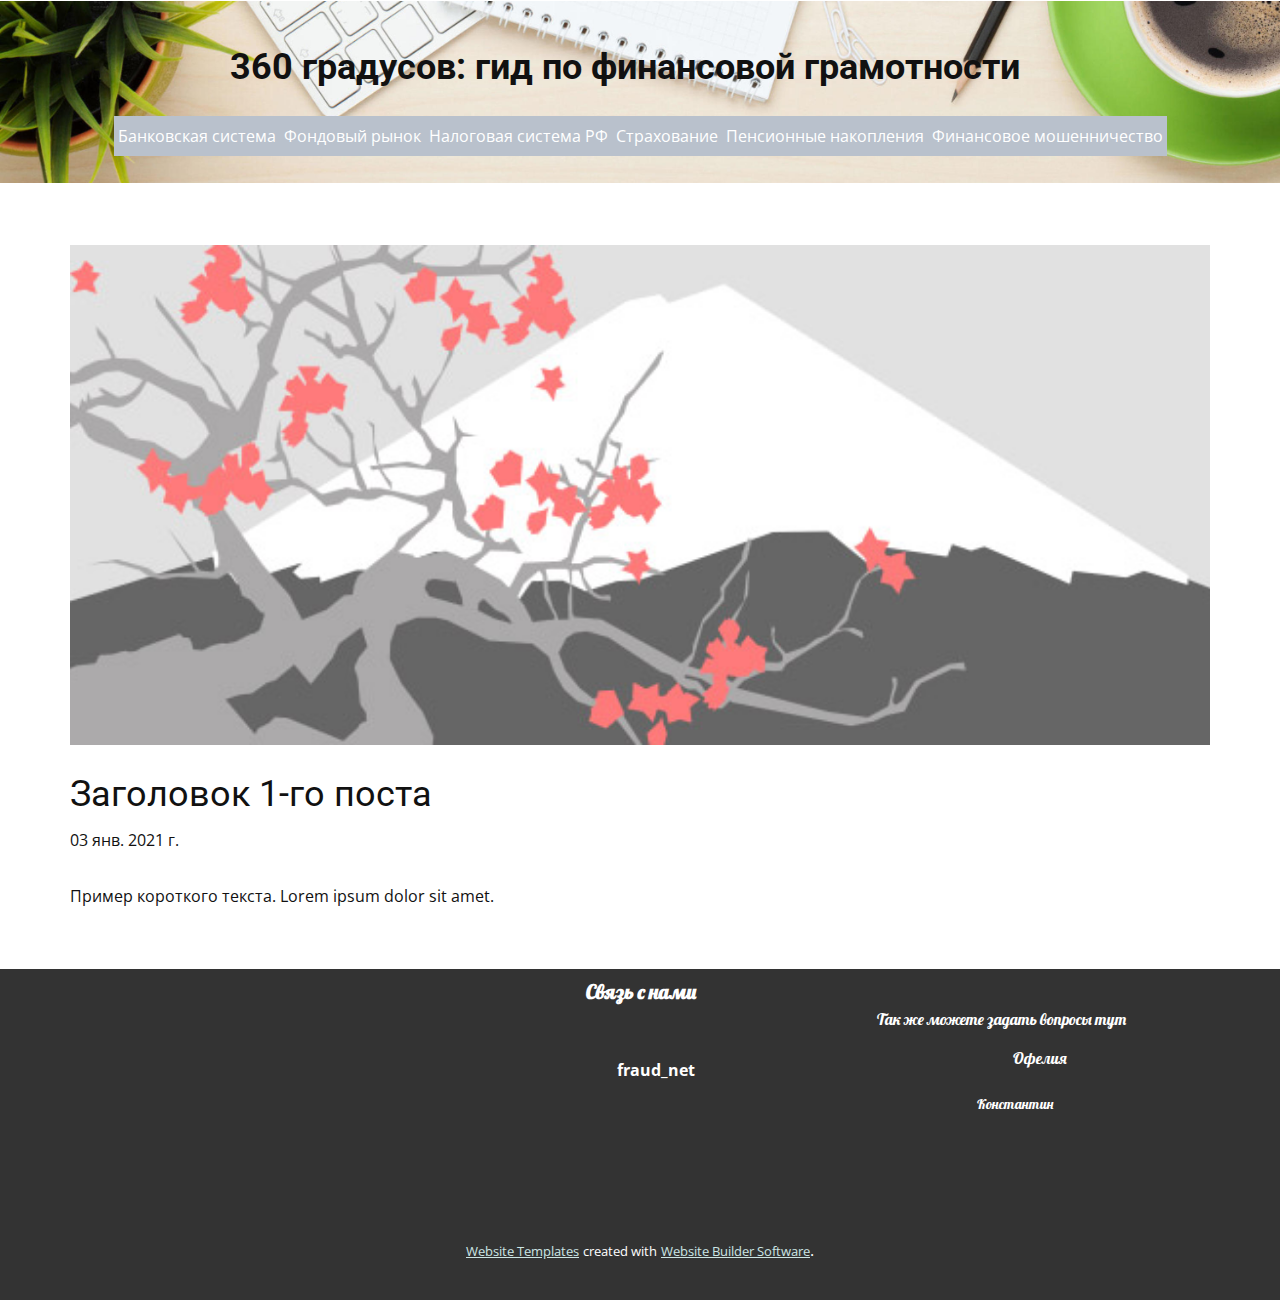
<file: blog/пост.html>
<!doctype html>
<html style="font-size: 16px;"><head>
    <meta name="viewport" content="width=device-width, initial-scale=1.0">
    <meta charset="utf-8">
    <meta name="keywords" content="Запись 1">
    <meta name="description" content="">
    <meta name="page_type" content="np-template-header-footer-from-plugin">
    <title>Заголовок 1-го поста</title>
    <link rel="stylesheet" href="../nicepage.css" media="screen">
<link rel="stylesheet" href="../Post-Template.css" media="screen">
    <script class="u-script" type="text/javascript" src="../jquery.js" defer=""></script>
    <script class="u-script" type="text/javascript" src="../nicepage.js" defer=""></script>
    <meta name="generator" content="Nicepage 3.3.3, nicepage.com">
    <link id="u-theme-google-font" rel="stylesheet" href="https://fonts.googleapis.com/css?family=Roboto:100,100i,300,300i,400,400i,500,500i,700,700i,900,900i|Open+Sans:300,300i,400,400i,600,600i,700,700i,800,800i">
    <link id="u-page-google-font" rel="stylesheet" href="https://fonts.googleapis.com/css?family=Lobster:400">
    
    
    
    <script type="application/ld+json">{
		"@context": "http://schema.org",
		"@type": "Organization",
		"name": "",
		"url": "index.html",
		"sameAs": [
				"https://www.instagram.com/fraud_net/",
				"https://www.instagram.com/_ellegant__/",
				"https://vk.com/kostya_leonov_45",
				"https://www.instagram.com/_ofa_k/",
				"https://vk.com/ofelia4"
		]
}</script>
    <meta property="og:title" content="Post Template">
    <meta property="og:type" content="website">
    <meta name="theme-color" content="#446d6b">
    <link rel="canonical" href="../index.html">
    <meta property="og:url" content="index.html">
  </head>
  <body class="u-body"><header class="u-clearfix u-header u-header" id="sec-5c72"><img src="../images/230.jpg" alt="" class="u-expanded-width u-image u-image-default u-image-1" data-image-width="3000" data-image-height="1000"><h1 class="u-heading-font u-text u-title u-text-1">360 градусов: гид по финансовой грамотности</h1><nav class="u-menu u-menu-dropdown u-offcanvas u-menu-1" data-responsive-from="MD">
        <div class="menu-collapse" style="font-size: 1rem; letter-spacing: 0px;">
          <a class="u-active-palette-5-dark-1 u-button-style u-custom-left-right-menu-spacing u-custom-padding-bottom u-custom-top-bottom-menu-spacing u-nav-link u-palette-5-base u-text-active-grey-90 u-text-body-alt-color u-text-hover-grey-50" href="../#">
            <svg><use xmlns:xlink="http://www.w3.org/1999/xlink" xlink:href="../#menu-hamburger"></use></svg>
            <svg version="1.1" xmlns="http://www.w3.org/2000/svg" xmlns:xlink="http://www.w3.org/1999/xlink"><defs><symbol id="menu-hamburger" viewBox="0 0 16 16" style="width: 16px; height: 16px;"><rect y="1" width="16" height="2"></rect><rect y="7" width="16" height="2"></rect><rect y="13" width="16" height="2"></rect>
</symbol>
</defs></svg>
          </a>
        </div>
        <div class="u-custom-menu u-nav-container">
          <ul class="u-nav u-unstyled u-nav-1"><li class="u-nav-item"><a class="u-active-palette-5-dark-1 u-button-style u-nav-link u-palette-5-base u-text-active-grey-90 u-text-body-alt-color u-text-hover-grey-50" href="../Банковская-система.html" style="padding: 12px 4px;">Банковская система</a>
</li><li class="u-nav-item"><a class="u-active-palette-5-dark-1 u-button-style u-nav-link u-palette-5-base u-text-active-grey-90 u-text-body-alt-color u-text-hover-grey-50" href="../Фондовый-рынок.html" style="padding: 12px 4px;">Фондовый рынок</a>
</li><li class="u-nav-item"><a class="u-active-palette-5-dark-1 u-button-style u-nav-link u-palette-5-base u-text-active-grey-90 u-text-body-alt-color u-text-hover-grey-50" href="../Налоговая-система-РФ.html" style="padding: 12px 4px;">Налоговая система РФ</a>
</li><li class="u-nav-item"><a class="u-active-palette-5-dark-1 u-button-style u-nav-link u-palette-5-base u-text-active-grey-90 u-text-body-alt-color u-text-hover-grey-50" href="../Страхование.html" style="padding: 12px 4px;">Страхование</a>
</li><li class="u-nav-item"><a class="u-active-palette-5-dark-1 u-button-style u-nav-link u-palette-5-base u-text-active-grey-90 u-text-body-alt-color u-text-hover-grey-50" href="../Пенсионные-накопления.html" style="padding: 12px 4px;">Пенсионные накопления</a>
</li><li class="u-nav-item"><a class="u-active-palette-5-dark-1 u-button-style u-nav-link u-palette-5-base u-text-active-grey-90 u-text-body-alt-color u-text-hover-grey-50" href="../Финансовое-мошенничество.html" style="padding: 12px 4px;">Финансовое мошенничество</a>
</li></ul>
        </div>
        <div class="u-custom-menu u-nav-container-collapse">
          <div class="u-black u-container-style u-inner-container-layout u-opacity u-opacity-95 u-sidenav">
            <div class="u-sidenav-overflow">
              <div class="u-menu-close"></div>
              <ul class="u-align-center u-nav u-popupmenu-items u-unstyled u-nav-2"><li class="u-nav-item"><a class="u-button-style u-nav-link" href="../Банковская-система.html" style="padding: 12px 4px;">Банковская система</a>
</li><li class="u-nav-item"><a class="u-button-style u-nav-link" href="../Фондовый-рынок.html" style="padding: 12px 4px;">Фондовый рынок</a>
</li><li class="u-nav-item"><a class="u-button-style u-nav-link" href="../Налоговая-система-РФ.html" style="padding: 12px 4px;">Налоговая система РФ</a>
</li><li class="u-nav-item"><a class="u-button-style u-nav-link" href="../Страхование.html" style="padding: 12px 4px;">Страхование</a>
</li><li class="u-nav-item"><a class="u-button-style u-nav-link" href="../Пенсионные-накопления.html" style="padding: 12px 4px;">Пенсионные накопления</a>
</li><li class="u-nav-item"><a class="u-button-style u-nav-link" href="../Финансовое-мошенничество.html" style="padding: 12px 4px;">Финансовое мошенничество</a>
</li></ul>
            </div>
          </div>
          <div class="u-black u-menu-overlay u-opacity u-opacity-70"></div>
        </div>
      </nav></header>
    <section class="u-clearfix u-section-1" id="sec-75e1">
      <div class="u-clearfix u-sheet u-sheet-1">
        <img src="../images/1.jpeg" alt="" class="u-blog-control u-expanded-width u-image u-image-default u-image-1" data-image-width="1080" data-image-height="1080">
        <h2 class="u-blog-control u-custom-font u-expanded-width u-heading-font u-text u-text-1">Заголовок 1-го поста</h2>
        <div class="u-metadata u-metadata-1">
          <span class="u-meta-date u-meta-icon">03 янв. 2021 г.</span>
          
          
        </div>
        <div class="u-blog-control u-expanded-width-sm u-expanded-width-xl u-expanded-width-xs u-post-content u-text u-text-2">
  Пример короткого текста. Lorem ipsum dolor sit amet.
  </div>
      </div>
    </section>
    
    
    
    <footer class="u-align-center u-clearfix u-footer u-grey-80 u-footer" id="sec-07fe"><div class="u-clearfix u-sheet u-sheet-1">
        <p class="u-align-center u-custom-font u-font-Lobster u-small-text u-text u-text-variant u-text-1">
          <span style="font-weight: 700;">Связь с нами</span>
          <span style="font-weight: 700;"></span>
        </p>
        <p class="u-align-center u-custom-font u-font-Lobster u-text u-text-2">Так же можете задать вопросы тут</p><span class="u-icon u-icon-circle u-text-white u-icon-1"><svg class="u-svg-link" preserveAspectRatio="xMidYMin slice" viewBox="0 0 52 52" style=""><use xmlns:xlink="http://www.w3.org/1999/xlink" xlink:href="../#svg-cf3d"></use></svg><svg xmlns="http://www.w3.org/2000/svg" xmlns:xlink="http://www.w3.org/1999/xlink" version="1.1" xml:space="preserve" class="u-svg-content" viewBox="0 0 52 52" x="0px" y="0px" id="svg-cf3d" style="enable-background:new 0 0 52 52;"><g><path d="M45.861,28.127c-0.614-1.525-2.226-2.234-3.932-2.985c-1.683-0.741-3.422-1.507-4.077-3.035   c-1.41-3.292-8.243-9.459-9.886-10.912V8h2.967c0.553,0,1-0.447,1-1V1c0-0.553-0.447-1-1-1h-24c-0.553,0-1,0.447-1,1v6   c0,0.553,0.447,1,1,1h2.728v3.86c-1.664,2.28-2.657,6.387-2.7,6.567c-0.018,0.076-0.027,0.154-0.027,0.232v13.664   c0,2.283,1.498,3.817,3.728,3.817c0.806,0,1.416-0.378,1.878-0.926c0.015,0.171,0.023,0.319,0.023,0.438   c0,2.513,1.389,4.137,3.537,4.137c0.951,0,1.678-0.264,2.218-0.637c0.325,1.123,1.278,2.367,3.102,2.367   c1.002,0,1.773-0.298,2.347-0.676c0.025,3.723,0.053,7.862,0.053,8.106c0,1.035,1.241,3.049,3.518,3.049   c1.957,0,3.05-1.837,3.387-2.922c0.026-0.087,0.042-0.176,0.045-0.267l0.623-20.685c0.289,0.182,0.614,0.385,0.975,0.609   c0.896,0.56,1.847,1.152,2.514,1.597c1.521,1.015,2.723,1.815,4.555,1.815c3.341,0,5.446-0.609,6.259-1.81   C45.994,29.889,46.269,29.143,45.861,28.127z M7.933,2h22v4h-2.967H10.661H7.933V2z M44.035,29.217   c-0.303,0.448-1.872,0.931-4.602,0.931c-1.174,0-1.946-0.48-3.445-1.479c-0.68-0.453-1.65-1.059-2.564-1.629   c-0.979-0.611-2.09-1.305-2.356-1.516c-0.295-0.235-0.698-0.285-1.043-0.125c-0.343,0.159-0.567,0.499-0.579,0.877L28.772,48.59   C28.633,48.938,28.143,50,27.336,50c-1.127,0-1.501-1.051-1.517-1.051c-0.001,0-0.001,0-0.001,0.001   c0-0.472-0.094-14.066-0.094-14.066c-0.004-0.528-0.418-0.963-0.945-0.991c-0.528-0.05-0.985,0.356-1.048,0.882l-0.444,3.785   c-0.185,0.288-0.736,0.961-1.868,0.961c-1.01,0-1.198-0.837-1.24-1.268l-0.628-4.057c-0.08-0.521-0.536-0.894-1.077-0.843   c-0.524,0.047-0.924,0.493-0.911,1.021l0.063,2.595c-0.107,0.258-0.463,0.821-1.526,0.821c-1.271,0-1.537-1.162-1.537-2.137   c0-1.21-0.579-4.337-0.644-4.689c-0.093-0.49-0.55-0.857-1.026-0.815c-0.497,0.021-0.903,0.405-0.952,0.9   c-0.139,1.393-0.755,3.093-1.277,3.093c-1.428,0-1.728-0.988-1.728-1.817V18.78c0.311-1.255,1.285-4.459,2.502-5.947   c0.146-0.179,0.226-0.402,0.226-0.633V8h14.306v3.648c0,0.29,0.126,0.565,0.345,0.755c2.307,2.004,8.547,7.795,9.703,10.491   c0.966,2.254,3.167,3.224,5.109,4.078c1.322,0.582,2.572,1.133,2.882,1.901C44.103,29.116,44.055,29.187,44.035,29.217z"></path>
</g></svg></span>
        <div class="u-social-icons u-spacing-10 u-social-icons-1">
          <a class="u-social-url" target="_blank" href="https://www.instagram.com/fraud_net/"><span class="u-icon u-icon-circle u-social-instagram u-social-type-logo u-icon-2"><svg class="u-svg-link" preserveAspectRatio="xMidYMin slice" viewBox="0 0 112 112" style=""><use xmlns:xlink="http://www.w3.org/1999/xlink" xlink:href="../#svg-145e"></use></svg><svg xmlns="http://www.w3.org/2000/svg" xmlns:xlink="http://www.w3.org/1999/xlink" version="1.1" xml:space="preserve" class="u-svg-content" viewBox="0 0 112 112" x="0px" y="0px" id="svg-145e"><path d="M55.9,32.9c-12.8,0-23.2,10.4-23.2,23.2s10.4,23.2,23.2,23.2s23.2-10.4,23.2-23.2S68.7,32.9,55.9,32.9z M55.9,69.4c-7.4,0-13.3-6-13.3-13.3c-0.1-7.4,6-13.3,13.3-13.3s13.3,6,13.3,13.3C69.3,63.5,63.3,69.4,55.9,69.4z"></path><path d="M79.7,26.8c-3,0-5.4,2.5-5.4,5.4s2.5,5.4,5.4,5.4c3,0,5.4-2.5,5.4-5.4S82.7,26.8,79.7,26.8z"></path><path d="M78.2,11H33.5C21,11,10.8,21.3,10.8,33.7v44.7c0,12.6,10.2,22.8,22.7,22.8h44.7c12.6,0,22.7-10.2,22.7-22.7 V33.7C100.8,21.1,90.6,11,78.2,11z M91,78.4c0,7.1-5.8,12.8-12.8,12.8H33.5c-7.1,0-12.8-5.8-12.8-12.8V33.7 c0-7.1,5.8-12.8,12.8-12.8h44.7c7.1,0,12.8,5.8,12.8,12.8V78.4z"></path></svg></span>
          </a>
        </div>
        <div class="u-social-icons u-spacing-10 u-social-icons-2">
          <a class="u-social-url" target="_blank" href="https://www.instagram.com/_ellegant__/"><span class="u-icon u-icon-circle u-social-instagram u-social-type-logo u-icon-3"><svg class="u-svg-link" preserveAspectRatio="xMidYMin slice" viewBox="0 0 112 112" style=""><use xmlns:xlink="http://www.w3.org/1999/xlink" xlink:href="../#svg-dff9"></use></svg><svg xmlns="http://www.w3.org/2000/svg" xmlns:xlink="http://www.w3.org/1999/xlink" version="1.1" xml:space="preserve" class="u-svg-content" viewBox="0 0 112 112" x="0px" y="0px" id="svg-dff9"><path d="M55.9,32.9c-12.8,0-23.2,10.4-23.2,23.2s10.4,23.2,23.2,23.2s23.2-10.4,23.2-23.2S68.7,32.9,55.9,32.9z M55.9,69.4c-7.4,0-13.3-6-13.3-13.3c-0.1-7.4,6-13.3,13.3-13.3s13.3,6,13.3,13.3C69.3,63.5,63.3,69.4,55.9,69.4z"></path><path d="M79.7,26.8c-3,0-5.4,2.5-5.4,5.4s2.5,5.4,5.4,5.4c3,0,5.4-2.5,5.4-5.4S82.7,26.8,79.7,26.8z"></path><path d="M78.2,11H33.5C21,11,10.8,21.3,10.8,33.7v44.7c0,12.6,10.2,22.8,22.7,22.8h44.7c12.6,0,22.7-10.2,22.7-22.7 V33.7C100.8,21.1,90.6,11,78.2,11z M91,78.4c0,7.1-5.8,12.8-12.8,12.8H33.5c-7.1,0-12.8-5.8-12.8-12.8V33.7 c0-7.1,5.8-12.8,12.8-12.8h44.7c7.1,0,12.8,5.8,12.8,12.8V78.4z"></path></svg></span>
          </a>
          <a class="u-social-url" target="_blank" href="https://vk.com/kostya_leonov_45"><span class="u-icon u-icon-circle u-social-type-logo u-social-vk u-icon-4"><svg class="u-svg-link" preserveAspectRatio="xMidYMin slice" viewBox="0 0 112 112" style=""><use xmlns:xlink="http://www.w3.org/1999/xlink" xlink:href="../#svg-4db3"></use></svg><svg xmlns="http://www.w3.org/2000/svg" xmlns:xlink="http://www.w3.org/1999/xlink" version="1.1" xml:space="preserve" class="u-svg-content" viewBox="0 0 112 112" x="0px" y="0px" id="svg-4db3"><path d="M106,90.1l-14.6,0.1c0,0-3.1,0.6-7.3-2.2c-5.5-3.7-10.8-13.4-14.8-12.1c-4,1.3-3.9,10-3.9,10s0,1.9-0.9,2.8 c-1,1-3,1.3-3,1.3H55c0,0-14.5,0.9-27.3-12.3C13.7,63.5,1.3,35,1.3,35s-0.7-1.9,0-2.8c0.9-1,3.3-1,3.3-1L20.3,31c0,0,1.5,0.3,2.5,1 c0.9,0.6,1.3,1.8,1.3,1.8s2.5,6.4,6,12.1c6.6,11.2,9.6,13.7,11.8,12.4c3.3-1.8,2.2-15.8,2.2-15.8s0-5.2-1.6-7.4 c-1.3-1.8-3.7-2.2-4.9-2.4c-0.9-0.1,0.6-2.2,2.4-3.1c2.8-1.3,7.8-1.5,13.7-1.3c4.6,0,6,0.3,7.8,0.7c5.4,1.3,3.6,6.4,3.6,18.3 c0,3.8-0.7,9.3,2.1,11.1c1.2,0.7,4.2,0.1,11.5-12.3c3.4-5.9,6.1-12.7,6.1-12.7s0.6-1.2,1.5-1.8c0.9-0.6,2.1-0.4,2.1-0.4l16.6-0.1 c0,0,4.9-0.6,5.8,1.6c0.9,2.4-1.8,7.8-8.7,16.7C91.1,64.1,89.7,62.8,99,71.2c8.8,8.1,10.6,12,10.9,12.6 C113.8,89.7,106,90.1,106,90.1z"></path></svg></span>
          </a>
        </div>
        <p class="u-align-center u-custom-font u-font-Lobster u-text u-text-3">Офелия</p>
        <p class="u-align-center u-custom-font u-font-Lobster u-text u-text-4">Константин</p>
        <a href="https://www.instagram.com/fraud_net/" class="u-btn u-button-style u-none u-text-hover-palette-4-base u-text-white u-btn-1">fraud_net</a>
        <div class="u-social-icons u-spacing-10 u-social-icons-3">
          <a class="u-social-url" target="_blank" href="https://www.instagram.com/_ofa_k/"><span class="u-icon u-icon-circle u-social-instagram u-social-type-logo u-icon-5"><svg class="u-svg-link" preserveAspectRatio="xMidYMin slice" viewBox="0 0 112 112" style=""><use xmlns:xlink="http://www.w3.org/1999/xlink" xlink:href="../#svg-d794"></use></svg><svg xmlns="http://www.w3.org/2000/svg" xmlns:xlink="http://www.w3.org/1999/xlink" version="1.1" xml:space="preserve" class="u-svg-content" viewBox="0 0 112 112" x="0px" y="0px" id="svg-d794"><path d="M55.9,32.9c-12.8,0-23.2,10.4-23.2,23.2s10.4,23.2,23.2,23.2s23.2-10.4,23.2-23.2S68.7,32.9,55.9,32.9z M55.9,69.4c-7.4,0-13.3-6-13.3-13.3c-0.1-7.4,6-13.3,13.3-13.3s13.3,6,13.3,13.3C69.3,63.5,63.3,69.4,55.9,69.4z"></path><path d="M79.7,26.8c-3,0-5.4,2.5-5.4,5.4s2.5,5.4,5.4,5.4c3,0,5.4-2.5,5.4-5.4S82.7,26.8,79.7,26.8z"></path><path d="M78.2,11H33.5C21,11,10.8,21.3,10.8,33.7v44.7c0,12.6,10.2,22.8,22.7,22.8h44.7c12.6,0,22.7-10.2,22.7-22.7 V33.7C100.8,21.1,90.6,11,78.2,11z M91,78.4c0,7.1-5.8,12.8-12.8,12.8H33.5c-7.1,0-12.8-5.8-12.8-12.8V33.7 c0-7.1,5.8-12.8,12.8-12.8h44.7c7.1,0,12.8,5.8,12.8,12.8V78.4z"></path></svg></span>
          </a>
          <a class="u-social-url" target="_blank" href="https://vk.com/ofelia4"><span class="u-icon u-icon-circle u-social-type-logo u-social-vk u-icon-6"><svg class="u-svg-link" preserveAspectRatio="xMidYMin slice" viewBox="0 0 112 112" style=""><use xmlns:xlink="http://www.w3.org/1999/xlink" xlink:href="../#svg-5b61"></use></svg><svg xmlns="http://www.w3.org/2000/svg" xmlns:xlink="http://www.w3.org/1999/xlink" version="1.1" xml:space="preserve" class="u-svg-content" viewBox="0 0 112 112" x="0px" y="0px" id="svg-5b61"><path d="M106,90.1l-14.6,0.1c0,0-3.1,0.6-7.3-2.2c-5.5-3.7-10.8-13.4-14.8-12.1c-4,1.3-3.9,10-3.9,10s0,1.9-0.9,2.8 c-1,1-3,1.3-3,1.3H55c0,0-14.5,0.9-27.3-12.3C13.7,63.5,1.3,35,1.3,35s-0.7-1.9,0-2.8c0.9-1,3.3-1,3.3-1L20.3,31c0,0,1.5,0.3,2.5,1 c0.9,0.6,1.3,1.8,1.3,1.8s2.5,6.4,6,12.1c6.6,11.2,9.6,13.7,11.8,12.4c3.3-1.8,2.2-15.8,2.2-15.8s0-5.2-1.6-7.4 c-1.3-1.8-3.7-2.2-4.9-2.4c-0.9-0.1,0.6-2.2,2.4-3.1c2.8-1.3,7.8-1.5,13.7-1.3c4.6,0,6,0.3,7.8,0.7c5.4,1.3,3.6,6.4,3.6,18.3 c0,3.8-0.7,9.3,2.1,11.1c1.2,0.7,4.2,0.1,11.5-12.3c3.4-5.9,6.1-12.7,6.1-12.7s0.6-1.2,1.5-1.8c0.9-0.6,2.1-0.4,2.1-0.4l16.6-0.1 c0,0,4.9-0.6,5.8,1.6c0.9,2.4-1.8,7.8-8.7,16.7C91.1,64.1,89.7,62.8,99,71.2c8.8,8.1,10.6,12,10.9,12.6 C113.8,89.7,106,90.1,106,90.1z"></path></svg></span>
          </a>
        </div>
      </div></footer>
    <section class="u-backlink u-clearfix u-grey-80">
      <a class="u-link" href="https://nicepage.com/website-templates" target="_blank">
        <span>Website Templates</span>
      </a>
      <p class="u-text">
        <span>created with</span>
      </p>
      <a class="u-link" href="https://nicepage.com/" target="_blank">
        <span>Website Builder Software</span>
      </a>. 
    </section>
  
</body></html>
</file>
<file: Банковская-система.css>
.u-section-1 .u-sheet-1 {
  min-height: 1801px;
}

.u-section-1 .u-shape-1 {
  width: 519px;
  height: 228px;
  margin: 1px 51px 0 auto;
}

.u-section-1 .u-layout-wrap-1 {
  margin-top: -1724px;
  margin-bottom: 0;
}

.u-section-1 .u-layout-cell-1 {
  min-height: 1800px;
}

.u-section-1 .u-container-layout-1 {
  padding: 30px 0 6px;
}

.u-section-1 .u-image-1 {
  width: 383px;
  height: 587px;
  margin: 29px auto 0 10px;
}

.u-section-1 .u-text-1 {
  font-size: 1rem;
  margin: -606px 27px 0 439px;
}

.u-section-1 .u-text-2 {
  font-size: 1.25rem;
  font-weight: 700;
  margin: 0 67px 0 479px;
}

.u-section-1 .u-image-2 {
  width: 618px;
  height: 299px;
  margin: 210px 69px 0 auto;
}

.u-section-1 .u-text-3 {
  font-size: 1rem;
  margin: -507px 32px 0 416px;
}

.u-section-1 .u-text-4 {
  font-weight: 700;
  font-size: 1.125rem;
  font-style: italic;
  margin: -237px 809px 0 72px;
}

.u-section-1 .u-text-5 {
  font-style: italic;
  font-weight: 700;
  font-size: 1rem;
  margin: 77px 398px 0 23px;
}

.u-section-1 .u-group-1 {
  width: 345px;
  min-height: 334px;
  margin: -217px 43px 0 auto;
}

.u-section-1 .u-container-layout-2 {
  padding: 30px 30px 0;
}

.u-section-1 .u-text-6 {
  font-weight: 700;
  font-size: 1rem;
  margin: 12px 22px 0;
}

.u-section-1 .u-text-7 {
  font-size: 2.25rem;
  margin: -62px 72px 0 39px;
}

.u-section-1 .u-text-8 {
  font-size: 1rem;
  margin: 42px 79px 0 32px;
}

.u-section-1 .u-image-3 {
  width: 482px;
  height: 262px;
  margin: -321px auto 0 23px;
}

.u-section-1 .u-text-9 {
  font-style: italic;
  font-size: 1.125rem;
  font-weight: 700;
  margin: -215px 59px -1389px 587px;
}

@media (max-width: 1199px) {
  .u-section-1 .u-sheet-1 {
    min-height: 1687px;
  }

  .u-section-1 .u-shape-1 {
    margin-right: 27px;
  }

  .u-section-1 .u-layout-wrap-1 {
    width: 990px;
    margin-top: -1650px;
    margin-right: -50px;
    margin-left: auto;
  }

  .u-section-1 .u-layout-cell-1 {
    min-height: 1686px;
  }

  .u-section-1 .u-container-layout-1 {
    padding-top: 9px;
    padding-bottom: 0;
  }

  .u-section-1 .u-image-1 {
    width: 338px;
    height: 512px;
    margin-top: 58px;
    margin-left: 20px;
  }

  .u-section-1 .u-text-1 {
    width: auto;
    margin-top: -560px;
    margin-right: 56px;
    margin-left: 375px;
  }

  .u-section-1 .u-text-2 {
    width: auto;
    margin-top: 26px;
    margin-right: 41px;
    margin-left: 355px;
  }

  .u-section-1 .u-image-2 {
    width: 490px;
    height: 219px;
    margin-top: 251px;
    margin-right: 101px;
  }

  .u-section-1 .u-text-3 {
    width: auto;
    margin-top: -459px;
    margin-right: 53px;
    margin-left: 372px;
  }

  .u-section-1 .u-text-4 {
    width: auto;
    margin-top: -280px;
    margin-right: 663px;
    margin-left: 50px;
  }

  .u-section-1 .u-text-5 {
    width: auto;
    margin-top: 103px;
    margin-right: 386px;
    margin-left: 10px;
  }

  .u-section-1 .u-group-1 {
    width: 340px;
    min-height: 315px;
    margin-top: -240px;
    margin-right: 46px;
  }

  .u-section-1 .u-container-layout-2 {
    padding-bottom: 2px;
  }

  .u-section-1 .u-text-6 {
    margin-top: 27px;
    margin-left: -19px;
    margin-right: -19px;
  }

  .u-section-1 .u-text-7 {
    width: auto;
    margin-top: 0;
    margin-right: 9px;
    margin-left: 42px;
  }

  .u-section-1 .u-text-8 {
    width: auto;
    margin-top: 0;
    margin-right: 95px;
    margin-left: 42px;
  }

  .u-section-1 .u-image-3 {
    width: 384px;
    height: 234px;
    margin-top: -271px;
    margin-left: 10px;
  }

  .u-section-1 .u-text-9 {
    width: auto;
    margin: -182px 38px -1370px 449px;
  }
}

@media (max-width: 991px) {
  .u-section-1 .u-sheet-1 {
    min-height: 5540px;
  }

  .u-section-1 .u-shape-1 {
    margin-right: 51px;
    margin-left: 226px;
  }

  .u-section-1 .u-layout-wrap-1 {
    width: 720px;
    margin-right: 0;
  }

  .u-section-1 .u-layout-cell-1 {
    min-height: 100px;
  }

  .u-section-1 .u-image-1 {
    margin-top: -5199px;
    margin-right: calc(((100% - 1140px) / 2) + 127px);
  }

  .u-section-1 .u-text-1 {
    margin-top: 5454px;
    margin-right: -31px;
    margin-left: 161px;
  }

  .u-section-1 .u-text-2 {
    margin-right: 0;
    margin-left: 126px;
  }

  .u-section-1 .u-text-3 {
    margin-right: 0;
    margin-left: 155px;
  }

  .u-section-1 .u-text-4 {
    margin-top: 1660px;
    margin-right: 443px;
    margin-left: 0;
  }

  .u-section-1 .u-text-5 {
    margin-top: 413px;
    margin-left: 0;
    margin-right: 126px;
  }

  .u-section-1 .u-group-1 {
    margin-top: -2403px;
    margin-left: 126px;
  }

  .u-section-1 .u-text-6 {
    width: 720px;
    margin-top: 1867px;
    margin-right: 52px;
  }

  .u-section-1 .u-text-7 {
    margin-top: 757px;
    margin-left: 0;
    margin-right: 0;
  }

  .u-section-1 .u-text-8 {
    margin-top: -516px;
    margin-left: 0;
    margin-right: 0;
  }

  .u-section-1 .u-text-9 {
    margin-right: 0;
    margin-left: 267px;
  }
}

@media (max-width: 767px) {
  .u-section-1 .u-sheet-1 {
    min-height: 24035px;
  }

  .u-section-1 .u-shape-1 {
    margin-right: 21px;
    margin-left: 46px;
  }

  .u-section-1 .u-layout-wrap-1 {
    width: 540px;
  }

  .u-section-1 .u-image-1 {
    margin-top: 10426px;
    margin-right: calc(((100% - 1140px) / 2) + 217px);
  }

  .u-section-1 .u-text-1 {
    margin-top: 20px;
    margin-right: calc(((100% - 1140px) / 2) + 217px);
    margin-left: 0;
  }

  .u-section-1 .u-text-2 {
    margin-left: 0;
  }

  .u-section-1 .u-image-2 {
    margin-right: 50px;
  }

  .u-section-1 .u-text-3 {
    margin-left: 0;
  }

  .u-section-1 .u-text-4 {
    margin-top: 8830px;
    margin-right: 263px;
  }

  .u-section-1 .u-text-5 {
    margin-top: -8787px;
    margin-left: 300px;
    margin-right: 300px;
  }

  .u-section-1 .u-group-1 {
    margin-top: -240px;
    margin-left: 300px;
    margin-right: 300px;
  }

  .u-section-1 .u-container-layout-2 {
    padding-left: 10px;
    padding-right: 10px;
  }

  .u-section-1 .u-text-6 {
    width: 540px;
    margin-top: 10817px;
    margin-right: -19px;
  }

  .u-section-1 .u-text-7 {
    margin-top: 832px;
    margin-left: 300px;
    margin-right: 300px;
  }

  .u-section-1 .u-text-8 {
    margin-top: 20px;
    margin-left: 300px;
    margin-right: 300px;
  }

  .u-section-1 .u-text-9 {
    margin-left: 56px;
  }
}

@media (max-width: 575px) {
  .u-section-1 .u-sheet-1 {
    min-height: 1596px;
  }

  .u-section-1 .u-shape-1 {
    height: 261px;
    margin-top: 1304px;
    margin-right: initial;
    margin-left: initial;
    width: auto;
  }

  .u-section-1 .u-layout-wrap-1 {
    margin-top: -1565px;
    margin-right: initial;
    margin-left: initial;
    width: auto;
  }

  .u-section-1 .u-layout-cell-1 {
    min-height: 1424px;
  }

  .u-section-1 .u-container-layout-1 {
    padding-top: 0;
    padding-bottom: 30px;
  }

  .u-section-1 .u-image-1 {
    height: 263px;
    width: 182px;
    margin-top: 15px;
    margin-right: auto;
    margin-left: -12px;
  }

  .u-section-1 .u-text-1 {
    font-size: 0.625rem;
    margin-top: -270px;
    margin-right: 0;
    margin-left: 170px;
  }

  .u-section-1 .u-text-2 {
    font-size: 0.875rem;
    margin-top: 15px;
    margin-left: 160px;
  }

  .u-section-1 .u-image-2 {
    height: 111px;
    width: 170px;
    margin-top: 9px;
    margin-right: 0;
  }

  .u-section-1 .u-text-3 {
    font-size: 0.625rem;
    margin-top: 34px;
    margin-left: 16px;
    margin-right: 16px;
  }

  .u-section-1 .u-text-4 {
    font-size: 0.625rem;
    margin-top: -408px;
    margin-right: 181px;
  }

  .u-section-1 .u-text-5 {
    font-size: 0.625rem;
    margin-top: 178px;
    margin-left: 8px;
    margin-right: 8px;
  }

  .u-section-1 .u-group-1 {
    width: 244px;
    min-height: 186px;
    margin-top: 0;
    margin-right: auto;
    margin-left: 38px;
  }

  .u-section-1 .u-container-layout-2 {
    padding-top: 0;
    padding-bottom: 29px;
  }

  .u-section-1 .u-text-6 {
    font-size: 0.625rem;
    width: auto;
    margin-top: 27px;
    margin-right: 31px;
    margin-left: 15px;
  }

  .u-section-1 .u-text-7 {
    font-size: 1.25rem;
    width: 240px;
    margin-top: 18px;
    margin-left: auto;
    margin-right: auto;
  }

  .u-section-1 .u-text-8 {
    font-size: 0.625rem;
    margin-top: 0;
    margin-left: 8px;
    margin-right: 8px;
  }

  .u-section-1 .u-image-3 {
    height: 207px;
    margin-top: -175px;
    margin-right: initial;
    margin-left: initial;
    width: auto;
  }

  .u-section-1 .u-text-9 {
    font-size: 0.625rem;
    margin: 18px 15px 42px;
  }
}
</file>
<file: Налоговая-система-РФ.css>
.u-section-1 .u-sheet-1 {
  min-height: 2619px;
}

.u-section-1 .u-image-1 {
  width: 401px;
  height: 401px;
  filter: brightness(0.85);
  background-image: url("images/55e1dc404954a414f6da8c7dda793678153bdee757596c48732f72dc9445c15ebf_1280.png");
  background-position: 50% 50%;
  margin: 21px -39px 0 auto;
}

.u-section-1 .u-image-2 {
  width: 258px;
  height: 207px;
  filter: brightness(0.85);
  margin: -412px auto 0 11px;
}

.u-section-1 .u-text-1 {
  font-size: 1.25rem;
  font-style: italic;
  margin: -151px 213px 0 290px;
}

.u-section-1 .u-text-2 {
  font-size: 1rem;
  margin: 78px 30px 0;
}

.u-section-1 .u-text-3 {
  font-size: 1rem;
  margin: 51px 30px 0;
}

.u-section-1 .u-text-4 {
  font-weight: 700;
  font-size: 1.5rem;
  margin: 0 251px 0 28px;
}

.u-section-1 .u-text-5 {
  font-size: 1rem;
  margin: 23px 482px 0 69px;
}

.u-section-1 .u-image-3 {
  width: 386px;
  height: 495px;
  filter: brightness(0.9);
  margin: -213px 19px 0 auto;
}

.u-section-1 .u-text-6 {
  font-weight: 700;
  font-size: 1rem;
  margin: -469px 40px 0 756px;
}

.u-section-1 .u-image-4 {
  width: 250px;
  height: 129px;
  margin: -20px 28px 0 auto;
}

.u-section-1 .u-image-5 {
  width: 274px;
  height: 274px;
  background-image: url("images/5JEgLYuy93k.jpg");
  background-position: 50% 50%;
  margin: -233px auto 0 19px;
}

.u-section-1 .u-text-7 {
  font-weight: 700;
  font-size: 1.875rem;
  margin: -33px 134px 0 0;
}

.u-section-1 .u-text-8 {
  font-size: 1rem;
  margin: 8px 11px 0;
}

.u-section-1 .u-text-9 {
  font-style: italic;
  font-size: 1rem;
  margin: 11px 705px 0 61px;
}

.u-section-1 .u-text-10 {
  font-size: 1rem;
  margin: 13px 19px 0;
}

.u-section-1 .u-text-11 {
  font-style: italic;
  font-size: 1rem;
  margin: 16px 774px 0 61px;
}

.u-section-1 .u-text-12 {
  font-size: 1.875rem;
  font-weight: 700;
  margin: 13px 28px 0;
}

.u-section-1 .u-image-6 {
  width: 403px;
  height: 308px;
  object-position: 0% 50%;
  margin: 16px auto 0 35px;
}

.u-section-1 .u-text-13 {
  font-size: 1rem;
  margin: -308px 19px 0 448px;
}

.u-section-1 .u-text-14 {
  font-size: 1rem;
  margin: 92px 28px 0;
}

.u-section-1 .u-shape-1 {
  width: 1118px;
  height: 645px;
  margin: -629px auto 39px;
}

@media (max-width: 1199px) {
  .u-section-1 .u-sheet-1 {
    min-height: 2630px;
  }

  .u-section-1 .u-image-1 {
    width: 199px;
    height: 199px;
    margin-top: 47px;
    margin-right: 0;
  }

  .u-section-1 .u-image-2 {
    margin-top: -233px;
    margin-left: 13px;
  }

  .u-section-1 .u-text-1 {
    width: auto;
    margin-top: -173px;
    margin-right: 170px;
    margin-left: 300px;
  }

  .u-section-1 .u-text-2 {
    margin-top: 39px;
    margin-left: 44px;
    margin-right: 44px;
  }

  .u-section-1 .u-text-3 {
    margin-top: 0;
    margin-left: 19px;
    margin-right: 19px;
  }

  .u-section-1 .u-text-4 {
    width: 735px;
    margin-top: 11px;
    margin-left: auto;
    margin-right: auto;
  }

  .u-section-1 .u-text-5 {
    width: auto;
    margin-top: 26px;
    margin-right: 438px;
    margin-left: 13px;
  }

  .u-section-1 .u-image-3 {
    margin-top: -240px;
    margin-right: 13px;
  }

  .u-section-1 .u-text-6 {
    width: auto;
    margin-top: -480px;
    margin-right: 75px;
    margin-left: 560px;
  }

  .u-section-1 .u-image-4 {
    margin-top: -32px;
    margin-right: 13px;
  }

  .u-section-1 .u-image-5 {
    width: 230px;
    height: 230px;
    margin-top: -236px;
    margin-left: 27px;
  }

  .u-section-1 .u-text-7 {
    margin-top: 28px;
    margin-right: 0;
  }

  .u-section-1 .u-text-8 {
    margin-top: 11px;
    margin-left: 13px;
    margin-right: 13px;
  }

  .u-section-1 .u-text-9 {
    width: auto;
    margin-top: 0;
    margin-right: 508px;
    margin-left: 58px;
  }

  .u-section-1 .u-text-10 {
    margin-top: -5px;
    margin-left: 13px;
    margin-right: 13px;
  }

  .u-section-1 .u-text-11 {
    width: auto;
    margin-top: 0;
    margin-right: 19px;
    margin-left: 50px;
  }

  .u-section-1 .u-text-12 {
    margin-top: 0;
    margin-left: 0;
    margin-right: 0;
  }

  .u-section-1 .u-image-6 {
    margin-top: 14px;
    margin-left: 0;
  }

  .u-section-1 .u-text-13 {
    width: auto;
    margin-top: -283px;
    margin-right: 13px;
    margin-left: 416px;
  }

  .u-section-1 .u-text-14 {
    margin-top: 39px;
    margin-left: 13px;
    margin-right: 13px;
  }

  .u-section-1 .u-shape-1 {
    margin-top: -622px;
    margin-bottom: 28px;
    margin-right: initial;
    margin-left: initial;
    width: auto;
  }
}

@media (max-width: 991px) {
  .u-section-1 .u-image-1 {
    margin-right: 340px;
  }

  .u-section-1 .u-image-2 {
    margin-left: 435px;
  }

  .u-section-1 .u-text-1 {
    margin-right: 420px;
    margin-left: 503px;
  }

  .u-section-1 .u-text-2 {
    margin-left: 420px;
    margin-right: 420px;
  }

  .u-section-1 .u-text-3 {
    margin-left: 420px;
    margin-right: 420px;
  }

  .u-section-1 .u-text-4 {
    margin-left: 420px;
    margin-right: 420px;
    width: 720px;
  }

  .u-section-1 .u-text-5 {
    margin-left: 420px;
    margin-right: 420px;
  }

  .u-section-1 .u-image-3 {
    margin-right: 130px;
  }

  .u-section-1 .u-text-6 {
    margin-right: 261px;
    margin-left: 477px;
  }

  .u-section-1 .u-image-4 {
    margin-right: 420px;
  }

  .u-section-1 .u-image-5 {
    margin-top: 927px;
  }

  .u-section-1 .u-text-7 {
    margin-top: -1041px;
  }

  .u-section-1 .u-text-8 {
    margin-left: 0;
    margin-right: 0;
  }

  .u-section-1 .u-text-9 {
    margin-right: 346px;
    margin-left: 0;
  }

  .u-section-1 .u-text-10 {
    margin-top: 20px;
    margin-left: 0;
    margin-right: 346px;
  }

  .u-section-1 .u-text-11 {
    margin-right: 346px;
    margin-left: 0;
  }

  .u-section-1 .u-text-12 {
    margin-top: 562px;
    margin-right: 346px;
  }

  .u-section-1 .u-image-6 {
    margin-top: -508px;
    margin-right: 346px;
  }

  .u-section-1 .u-text-13 {
    margin-top: 88px;
    margin-left: 209px;
    margin-right: 0;
  }

  .u-section-1 .u-text-14 {
    margin-left: 0;
    margin-right: 0;
  }
}

@media (max-width: 767px) {
  .u-section-1 .u-image-1 {
    margin-right: -39px;
    margin-left: 300px;
  }

  .u-section-1 .u-image-2 {
    margin-right: 267px;
    margin-left: 13px;
  }

  .u-section-1 .u-text-1 {
    margin-right: 540px;
    margin-left: 600px;
  }

  .u-section-1 .u-text-2 {
    margin-right: 540px;
    margin-left: 600px;
  }

  .u-section-1 .u-text-3 {
    margin-right: 540px;
    margin-left: 600px;
  }

  .u-section-1 .u-text-4 {
    margin-right: 540px;
    margin-left: 600px;
    width: 540px;
  }

  .u-section-1 .u-text-5 {
    margin-right: 540px;
    margin-left: 600px;
  }

  .u-section-1 .u-image-3 {
    margin-right: 220px;
  }

  .u-section-1 .u-text-6 {
    margin-right: 300px;
    margin-left: 438px;
  }

  .u-section-1 .u-image-4 {
    margin-right: 28px;
    margin-left: 300px;
  }

  .u-section-1 .u-image-5 {
    margin-top: 1378px;
  }

  .u-section-1 .u-text-7 {
    margin-top: -1491px;
  }

  .u-section-1 .u-text-9 {
    margin-right: 166px;
  }

  .u-section-1 .u-text-10 {
    margin-right: 166px;
    margin-bottom: 0;
  }

  .u-section-1 .u-text-11 {
    margin-right: 166px;
  }

  .u-section-1 .u-text-12 {
    margin-top: 887px;
    margin-right: 166px;
  }

  .u-section-1 .u-image-6 {
    margin-top: -807px;
    margin-right: 137px;
  }

  .u-section-1 .u-text-13 {
    margin-top: 237px;
    margin-left: 29px;
  }
}

@media (max-width: 575px) {
  .u-section-1 .u-sheet-1 {
    min-height: 2318px;
  }

  .u-section-1 .u-image-1 {
    width: 127px;
    height: 127px;
    margin-top: 0;
    margin-right: -33px;
    margin-left: auto;
  }

  .u-section-1 .u-image-2 {
    width: 117px;
    height: 117px;
    margin-top: -127px;
    margin-right: auto;
    margin-left: -16px;
  }

  .u-section-1 .u-text-1 {
    font-size: 0.625rem;
    margin-top: -117px;
    margin-right: 46px;
    margin-left: 86px;
  }

  .u-section-1 .u-text-2 {
    font-size: 0.625rem;
    margin-top: 37px;
    margin-left: -9px;
    margin-right: -9px;
  }

  .u-section-1 .u-text-3 {
    font-size: 0.625rem;
    width: auto;
    margin-top: 11px;
    margin-right: 0;
    margin-left: 8px;
  }

  .u-section-1 .u-text-4 {
    font-size: 0.75rem;
    width: 249px;
    margin-left: auto;
    margin-right: auto;
  }

  .u-section-1 .u-text-5 {
    font-size: 0.625rem;
    margin-top: 13px;
    margin-right: 0;
    margin-left: 1px;
  }

  .u-section-1 .u-image-3 {
    width: 202px;
    height: 297px;
    margin-top: 0;
    margin-right: 0;
  }

  .u-section-1 .u-text-6 {
    font-size: 0.625rem;
    margin-top: -285px;
    margin-right: -6px;
    margin-left: 152px;
  }

  .u-section-1 .u-image-4 {
    width: 109px;
    height: 38px;
    margin-top: 0;
    margin-right: 0;
    margin-left: auto;
  }

  .u-section-1 .u-image-5 {
    width: 137px;
    height: 137px;
    margin-top: -256px;
    margin-left: -16px;
  }

  .u-section-1 .u-text-7 {
    font-size: 1.25rem;
    margin-top: 137px;
    margin-left: 1px;
  }

  .u-section-1 .u-text-8 {
    font-size: 0.625rem;
    margin-top: 0;
    margin-left: 8px;
    margin-right: 8px;
  }

  .u-section-1 .u-text-9 {
    font-size: 0.625rem;
    margin-right: -33px;
    margin-left: 33px;
  }

  .u-section-1 .u-text-10 {
    font-size: 0.625rem;
    width: auto;
    margin-top: 0;
    margin-right: -13px;
    margin-left: 13px;
  }

  .u-section-1 .u-text-11 {
    font-size: 0.625rem;
    margin-top: 7px;
    margin-right: -33px;
    margin-left: 33px;
  }

  .u-section-1 .u-text-12 {
    font-size: 0.75rem;
    margin-top: 17px;
    margin-right: 0;
  }

  .u-section-1 .u-image-6 {
    height: 109px;
    width: 170px;
    margin-top: 7px;
    margin-right: 0;
    margin-left: 13px;
  }

  .u-section-1 .u-text-13 {
    font-size: 0.625rem;
    margin-top: 0;
    margin-left: 13px;
  }

  .u-section-1 .u-text-14 {
    font-size: 0.625rem;
    margin-top: 6px;
    margin-left: 13px;
    margin-right: 13px;
  }

  .u-section-1 .u-shape-1 {
    margin-top: -639px;
    margin-bottom: 17px;
    width: auto;
    margin-right: initial;
    margin-left: initial;
  }
}
</file>
<file: Пенсионные-накопления.css>
.u-section-1 .u-sheet-1 {
  min-height: 2675px;
}

.u-section-1 .u-image-1 {
  width: 313px;
  height: 313px;
  margin: 16px auto 0 -21px;
}

.u-section-1 .u-text-1 {
  font-size: 1.875rem;
  font-weight: 700;
  margin: -313px 100px 0 280px;
}

.u-section-1 .u-text-2 {
  font-size: 1rem;
  margin: 24px 38px 0 244px;
}

.u-section-1 .u-text-3 {
  font-size: 1rem;
  margin: 23px 433px 0 188px;
}

.u-section-1 .u-image-2 {
  width: 405px;
  height: 305px;
  margin: -305px auto 0 723px;
}

.u-section-1 .u-image-3 {
  width: 381px;
  height: 381px;
  margin: 200px -23px 0 auto;
}

.u-section-1 .u-text-4 {
  font-size: 1rem;
  margin: -546px 47px 0 24px;
}

.u-section-1 .u-text-5 {
  font-size: 1rem;
  margin: 38px 319px 0 24px;
}

.u-section-1 .u-text-6 {
  font-size: 1rem;
  margin: 74px 672px 0 24px;
}

.u-section-1 .u-image-4 {
  width: 594px;
  height: 528px;
  object-position: 45.88% 50%;
  margin: -482px 38px 0 auto;
}

.u-section-1 .u-text-7 {
  font-size: 1rem;
  margin: 9px 382px 0 24px;
}

.u-section-1 .u-text-8 {
  font-weight: 700;
  font-size: 1.875rem;
  width: 734px;
  margin: 21px auto 0;
}

.u-section-1 .u-text-9 {
  font-size: 1rem;
  margin: 74px 47px 0 701px;
}

.u-section-1 .u-image-5 {
  width: 613px;
  height: 514px;
  margin: -433px auto 60px 24px;
}

@media (max-width: 1199px) {
  .u-section-1 .u-sheet-1 {
    min-height: 2404px;
  }

  .u-section-1 .u-image-1 {
    width: 241px;
    height: 241px;
    margin-top: 0;
    margin-left: -50px;
  }

  .u-section-1 .u-text-1 {
    width: auto;
    margin-top: -236px;
    margin-right: 0;
    margin-left: 180px;
  }

  .u-section-1 .u-text-2 {
    width: auto;
    margin-top: 9px;
    margin-right: 0;
    margin-left: 162px;
  }

  .u-section-1 .u-text-3 {
    width: auto;
    margin-top: 59px;
    margin-right: 317px;
    margin-left: 0;
  }

  .u-section-1 .u-image-2 {
    width: 312px;
    height: 234px;
    margin-top: -284px;
    margin-right: 0;
    margin-left: auto;
  }

  .u-section-1 .u-image-3 {
    width: 249px;
    height: 249px;
    margin-top: 267px;
    margin-right: 0;
  }

  .u-section-1 .u-text-4 {
    width: auto;
    margin-top: -457px;
    margin-right: 38px;
    margin-left: 0;
  }

  .u-section-1 .u-text-5 {
    width: auto;
    margin-top: 9px;
    margin-right: 223px;
    margin-left: 0;
  }

  .u-section-1 .u-text-6 {
    width: auto;
    margin-top: 15px;
    margin-right: 601px;
    margin-left: 0;
  }

  .u-section-1 .u-image-4 {
    margin-top: -602px;
    margin-right: 0;
  }

  .u-section-1 .u-text-7 {
    margin-top: 95px;
    margin-left: 0;
    margin-right: 0;
  }

  .u-section-1 .u-text-8 {
    width: auto;
    margin-top: 20px;
    margin-right: 122px;
    margin-left: 84px;
  }

  .u-section-1 .u-text-9 {
    width: auto;
    margin-top: 42px;
    margin-right: 22px;
    margin-left: 526px;
  }

  .u-section-1 .u-image-5 {
    width: 506px;
    height: 455px;
    margin-top: -402px;
    margin-bottom: 21px;
    margin-left: 0;
  }
}

@media (max-width: 991px) {
  .u-section-1 .u-image-1 {
    margin-left: 340px;
  }

  .u-section-1 .u-text-1 {
    margin-right: -21px;
    margin-left: 441px;
  }

  .u-section-1 .u-text-2 {
    margin-left: 420px;
    margin-right: 420px;
  }

  .u-section-1 .u-text-3 {
    margin-left: 210px;
    margin-right: 210px;
  }

  .u-section-1 .u-image-2 {
    margin-top: 10162px;
  }

  .u-section-1 .u-text-4 {
    margin-top: -10906px;
    margin-left: 210px;
    margin-right: 210px;
  }

  .u-section-1 .u-text-5 {
    margin-left: 210px;
    margin-right: 210px;
  }

  .u-section-1 .u-text-6 {
    margin-right: 486px;
    margin-left: 210px;
  }

  .u-section-1 .u-image-4 {
    margin-top: 20px;
    margin-right: 486px;
    margin-left: 210px;
  }

  .u-section-1 .u-text-8 {
    margin-left: 0;
    margin-right: 0;
  }

  .u-section-1 .u-text-9 {
    margin-right: 0;
    margin-left: 328px;
  }

  .u-section-1 .u-image-5 {
    margin: 20px 0 60px 328px;
  }
}

@media (max-width: 767px) {
  .u-section-1 .u-sheet-1 {
    min-height: 2356px;
  }

  .u-section-1 .u-image-1 {
    margin-right: 307px;
    margin-left: auto;
  }

  .u-section-1 .u-text-1 {
    margin-right: 0;
    margin-left: 600px;
  }

  .u-section-1 .u-text-2 {
    margin-right: 540px;
    margin-left: 600px;
  }

  .u-section-1 .u-text-3 {
    margin-left: 300px;
    margin-right: 300px;
  }

  .u-section-1 .u-image-2 {
    margin-top: 54887px;
  }

  .u-section-1 .u-text-4 {
    margin-top: -55631px;
    margin-left: 300px;
    margin-right: 300px;
  }

  .u-section-1 .u-text-5 {
    margin-left: 300px;
    margin-right: 300px;
  }

  .u-section-1 .u-text-6 {
    margin-right: 396px;
    margin-left: 300px;
  }

  .u-section-1 .u-image-4 {
    width: 540px;
    height: 480px;
    margin-right: 0;
    margin-left: 300px;
  }

  .u-section-1 .u-text-9 {
    margin-left: 148px;
  }

  .u-section-1 .u-image-5 {
    margin-bottom: 21px;
    margin-left: 148px;
  }
}

@media (max-width: 575px) {
  .u-section-1 .u-sheet-1 {
    min-height: 2374px;
  }

  .u-section-1 .u-image-1 {
    width: 130px;
    height: 130px;
    margin-top: 26px;
    margin-right: auto;
    margin-left: -24px;
  }

  .u-section-1 .u-text-1 {
    font-size: 1rem;
    margin-top: -148px;
    margin-left: 0;
  }

  .u-section-1 .u-text-2 {
    font-size: 0.625rem;
    margin-top: 8px;
    margin-right: 0;
    margin-left: 77px;
  }

  .u-section-1 .u-text-3 {
    font-size: 0.625rem;
    margin-top: 12px;
    margin-left: 8px;
    margin-right: 8px;
  }

  .u-section-1 .u-image-2 {
    width: 159px;
    height: 105px;
    margin-top: -15px;
    margin-right: 26px;
  }

  .u-section-1 .u-image-3 {
    width: 126px;
    height: 126px;
    margin-top: 438px;
    margin-right: 8px;
  }

  .u-section-1 .u-text-4 {
    font-size: 0.625rem;
    margin-top: -556px;
    margin-left: 8px;
    margin-right: 8px;
  }

  .u-section-1 .u-text-5 {
    font-size: 0.625rem;
    margin-top: 0;
    margin-left: 6px;
    margin-right: 6px;
  }

  .u-section-1 .u-text-6 {
    font-size: 0.625rem;
    margin-top: 63px;
    margin-right: 1px;
    margin-left: 12px;
  }

  .u-section-1 .u-image-4 {
    height: 302px;
    margin-top: 0;
    margin-right: initial;
    margin-left: initial;
    width: auto;
  }

  .u-section-1 .u-text-7 {
    font-size: 0.625rem;
    margin-top: 12px;
    margin-left: 6px;
    margin-right: 6px;
  }

  .u-section-1 .u-text-8 {
    font-size: 1rem;
    margin-top: 8px;
  }

  .u-section-1 .u-text-9 {
    font-size: 0.625rem;
    margin-top: 314px;
    margin-left: 0;
  }

  .u-section-1 .u-image-5 {
    height: 306px;
    margin-top: -490px;
    margin-bottom: 60px;
    margin-right: initial;
    margin-left: initial;
    width: auto;
  }
}
</file>
<file: Страхование.css>
.u-section-1 .u-sheet-1 {
  min-height: 2175px;
}

.u-section-1 .u-text-1 {
  font-size: 1.875rem;
  font-weight: 700;
  margin: 20px 689px 0 42px;
}

.u-section-1 .u-text-2 {
  font-style: italic;
  font-size: 1.125rem;
  margin: 20px 570px 0 37px;
}

.u-section-1 .u-image-1 {
  width: 542px;
  height: 385px;
  object-position: 50% 0%;
  margin: -200px 13px 0 auto;
}

.u-section-1 .u-text-3 {
  font-size: 1rem;
  margin: -154px 570px 0 37px;
}

.u-section-1 .u-text-4 {
  font-size: 1.875rem;
  font-weight: 700;
  width: 759px;
  margin: 58px auto 0;
}

.u-section-1 .u-image-2 {
  width: 386px;
  height: 571px;
  object-position: 0% 27.17%;
  margin: 3px auto 0 65px;
}

.u-section-1 .u-text-5 {
  font-size: 1.125rem;
  margin: 18px 449px 0 65px;
}

.u-section-1 .u-image-3 {
  width: 403px;
  height: 604px;
  object-position: 96.59% 50%;
  margin: -503px 31px 0 auto;
}

.u-section-1 .u-text-6 {
  font-size: 1.125rem;
  margin: -981px 31px 0 481px;
}

.u-section-1 .u-text-7 {
  font-size: 1.125rem;
  margin: 524px 450px 0 65px;
}

.u-section-1 .u-text-8 {
  font-size: 1.125rem;
  margin: 37px 746px 0 65px;
}

.u-section-1 .u-image-4 {
  width: 672px;
  height: 504px;
  object-position: 11.94% 0%;
  margin: -504px 37px 60px auto;
}

@media (max-width: 1199px) {
  .u-section-1 .u-sheet-1 {
    min-height: 2045px;
  }

  .u-section-1 .u-text-1 {
    margin-right: 531px;
    margin-left: 0;
  }

  .u-section-1 .u-text-2 {
    width: auto;
    margin-right: 563px;
    margin-left: 0;
  }

  .u-section-1 .u-image-1 {
    height: 386px;
    margin-top: -221px;
    margin-right: 0;
  }

  .u-section-1 .u-text-3 {
    width: auto;
    margin-top: -152px;
    margin-right: 542px;
    margin-left: 0;
  }

  .u-section-1 .u-text-4 {
    margin-top: 14px;
    margin-left: 91px;
    margin-right: 91px;
  }

  .u-section-1 .u-image-2 {
    width: 342px;
    height: 462px;
    margin-top: 0;
    margin-right: 586px;
    margin-left: auto;
  }

  .u-section-1 .u-text-5 {
    width: auto;
    margin-top: 14px;
    margin-right: 417px;
    margin-left: 20px;
  }

  .u-section-1 .u-image-3 {
    height: 603px;
    margin-top: -520px;
    margin-right: 14px;
  }

  .u-section-1 .u-text-6 {
    font-size: 1rem;
    width: auto;
    margin-top: -928px;
    margin-right: 0;
    margin-left: 354px;
  }

  .u-section-1 .u-text-7 {
    width: auto;
    margin-top: 512px;
    margin-right: 390px;
    margin-left: 12px;
  }

  .u-section-1 .u-text-8 {
    width: auto;
    margin-top: 14px;
    margin-right: 587px;
    margin-left: 24px;
  }

  .u-section-1 .u-image-4 {
    width: 569px;
    height: 457px;
    margin-top: -498px;
    margin-right: 0;
  }
}

@media (max-width: 991px) {
  .u-section-1 .u-text-1 {
    margin-right: 311px;
  }

  .u-section-1 .u-text-2 {
    margin-right: 343px;
  }

  .u-section-1 .u-image-1 {
    margin-top: 20px;
    margin-right: 343px;
    margin-left: 0;
  }

  .u-section-1 .u-text-3 {
    margin-top: 20px;
    margin-right: 343px;
  }

  .u-section-1 .u-text-4 {
    width: 720px;
    margin-right: 343px;
    margin-left: 0;
  }

  .u-section-1 .u-image-2 {
    margin-right: 378px;
  }

  .u-section-1 .u-text-5 {
    margin-right: 217px;
    margin-left: 0;
  }

  .u-section-1 .u-image-3 {
    margin-top: 20px;
    margin-right: 217px;
    margin-left: 0;
  }

  .u-section-1 .u-text-6 {
    margin-left: 134px;
  }

  .u-section-1 .u-text-7 {
    margin-right: 182px;
    margin-left: 0;
  }

  .u-section-1 .u-text-8 {
    margin-right: 391px;
    margin-left: 0;
  }

  .u-section-1 .u-image-4 {
    margin-top: 20px;
    margin-right: 391px;
    margin-left: 0;
  }
}

@media (max-width: 767px) {
  .u-section-1 .u-sheet-1 {
    min-height: 2021px;
  }

  .u-section-1 .u-text-1 {
    margin-right: 131px;
  }

  .u-section-1 .u-text-2 {
    margin-right: 163px;
  }

  .u-section-1 .u-image-1 {
    width: 540px;
    height: 385px;
    margin-top: -221px;
    margin-right: 0;
    margin-left: auto;
  }

  .u-section-1 .u-text-3 {
    margin-top: -151px;
    margin-right: 142px;
  }

  .u-section-1 .u-text-4 {
    width: 540px;
    margin-right: 0;
  }

  .u-section-1 .u-image-2 {
    margin-right: 198px;
  }

  .u-section-1 .u-text-5 {
    margin-right: 37px;
  }

  .u-section-1 .u-image-3 {
    margin-top: -520px;
    margin-right: 14px;
    margin-left: auto;
  }

  .u-section-1 .u-text-6 {
    margin-left: 0;
  }

  .u-section-1 .u-text-7 {
    margin-right: 2px;
  }

  .u-section-1 .u-text-8 {
    margin-right: 211px;
  }

  .u-section-1 .u-image-4 {
    width: 540px;
    height: 434px;
    margin-top: -498px;
    margin-right: 0;
    margin-left: auto;
  }
}

@media (max-width: 575px) {
  .u-section-1 .u-sheet-1 {
    min-height: 2381px;
  }

  .u-section-1 .u-text-1 {
    font-size: 1rem;
    margin-top: 3px;
    margin-right: 0;
  }

  .u-section-1 .u-text-2 {
    font-size: 0.625rem;
    margin-top: 0;
    margin-right: 0;
  }

  .u-section-1 .u-image-1 {
    height: 242px;
    margin-top: 0;
    margin-right: initial;
    margin-left: initial;
    width: auto;
  }

  .u-section-1 .u-text-3 {
    font-size: 0.625rem;
    margin-top: 11px;
    margin-right: 0;
  }

  .u-section-1 .u-text-4 {
    font-size: 1.125rem;
    width: 340px;
    margin-top: 0;
  }

  .u-section-1 .u-image-2 {
    height: 439px;
    width: 310px;
    margin-top: 233px;
    margin-right: 0;
  }

  .u-section-1 .u-text-5 {
    font-size: 0.625rem;
    margin-top: 0;
    margin-left: 8px;
    margin-right: 8px;
  }

  .u-section-1 .u-image-3 {
    height: 509px;
    margin-top: -11px;
    margin-right: initial;
    margin-left: initial;
    width: auto;
  }

  .u-section-1 .u-text-6 {
    font-size: 0.625rem;
    margin-top: -1353px;
  }

  .u-section-1 .u-text-7 {
    font-size: 0.625rem;
    margin-top: 1129px;
    margin-right: -15px;
    margin-left: 15px;
  }

  .u-section-1 .u-text-8 {
    font-size: 0.625rem;
    margin-top: 300px;
    margin-right: 11px;
  }

  .u-section-1 .u-image-4 {
    height: 273px;
    margin-top: -415px;
    margin-right: initial;
    margin-left: initial;
    width: auto;
  }
}
</file>
<file: Финансовое-мошенничество.css>
.u-section-1 .u-sheet-1 {
  min-height: 2661px;
}

.u-section-1 .u-image-1 {
  width: 394px;
  height: 296px;
  margin: 9px auto 0 24px;
}

.u-section-1 .u-text-1 {
  font-size: 1rem;
  margin: -207px 20px 0 427px;
}

.u-section-1 .u-text-2 {
  font-size: 1.5rem;
  margin: -386px 31px 0 418px;
}

.u-section-1 .u-image-2 {
  width: 409px;
  height: 409px;
  margin: 393px 0 0 auto;
}

.u-section-1 .u-image-3 {
  width: 94px;
  height: 94px;
  margin: -431px 332px 0 auto;
}

.u-section-1 .u-text-3 {
  font-size: 1.5rem;
  margin: -61px 440px 0 9px;
}

.u-section-1 .u-text-4 {
  font-size: 1rem;
  margin: 20px 426px 0 24px;
}

.u-section-1 .u-text-5 {
  font-size: 1.5rem;
  margin: 60px 403px 0 46px;
}

.u-section-1 .u-text-6 {
  font-size: 1rem;
  margin: 13px 426px 0 24px;
}

.u-section-1 .u-image-4 {
  width: 278px;
  height: 278px;
  background-image: url("images/SknL62hASdI.jpg");
  background-position: 50% 50%;
  margin: -303px 86px 0 auto;
}

.u-section-1 .u-text-7 {
  font-weight: 700;
  font-size: 1.5rem;
  margin: 45px 426px 0 24px;
}

.u-section-1 .u-text-8 {
  font-size: 1rem;
  margin: 20px 661px 0 24px;
}

.u-section-1 .u-shape-1 {
  width: 617px;
  height: 762px;
  background-image: none;
  margin: -383px 13px 0 auto;
}

.u-section-1 .u-text-9 {
  font-size: 1rem;
  margin: -749px 30px 0 527px;
}

.u-section-1 .u-image-5 {
  width: 351px;
  height: 351px;
  margin: -342px auto 0 46px;
}

.u-section-1 .u-text-10 {
  width: 583px;
  font-size: 1.5rem;
  margin: 46px auto 0;
}

.u-section-1 .u-text-11 {
  font-size: 1rem;
  margin: 20px 10px 0;
}

.u-section-1 .u-text-12 {
  font-style: italic;
  font-size: 1rem;
  margin: 20px 128px 0 96px;
}

.u-section-1 .u-shape-2 {
  width: 1100px;
  height: 549px;
  margin: -509px auto 24px;
}

@media (max-width: 1199px) {
  .u-section-1 .u-sheet-1 {
    min-height: 3026px;
  }

  .u-section-1 .u-text-1 {
    width: auto;
    margin-top: -268px;
    margin-right: 13px;
    margin-left: 434px;
  }

  .u-section-1 .u-text-2 {
    width: auto;
    margin-top: -478px;
  }

  .u-section-1 .u-image-2 {
    margin-top: 487px;
    margin-right: 13px;
  }

  .u-section-1 .u-image-3 {
    margin-top: -409px;
    margin-right: 352px;
  }

  .u-section-1 .u-text-3 {
    width: auto;
    margin-top: -159px;
    margin-right: 483px;
    margin-left: -34px;
  }

  .u-section-1 .u-text-4 {
    width: auto;
    margin-top: 13px;
    margin-right: 470px;
    margin-left: -20px;
  }

  .u-section-1 .u-text-5 {
    width: 491px;
    margin-top: 35px;
    margin-left: auto;
    margin-right: auto;
  }

  .u-section-1 .u-text-6 {
    width: auto;
    margin-top: 20px;
    margin-right: 291px;
  }

  .u-section-1 .u-image-4 {
    margin-top: -286px;
    margin-right: 13px;
  }

  .u-section-1 .u-text-7 {
    width: auto;
    margin-top: 38px;
    margin-right: 434px;
    margin-left: 16px;
  }

  .u-section-1 .u-text-8 {
    width: auto;
    margin-top: 25px;
    margin-right: 514px;
    margin-left: 16px;
  }

  .u-section-1 .u-shape-1 {
    width: 504px;
    height: 918px;
    margin-top: -443px;
    margin-right: -16px;
  }

  .u-section-1 .u-text-9 {
    width: auto;
    margin-top: -900px;
    margin-right: 17px;
    margin-left: 485px;
  }

  .u-section-1 .u-image-5 {
    margin-top: -416px;
    margin-left: 38px;
  }

  .u-section-1 .u-text-10 {
    margin-top: 81px;
  }

  .u-section-1 .u-text-11 {
    margin-top: 17px;
  }

  .u-section-1 .u-text-12 {
    width: auto;
    margin-top: 7px;
    margin-right: 161px;
    margin-left: 63px;
  }

  .u-section-1 .u-shape-2 {
    height: 644px;
    margin-top: -627px;
    margin-bottom: 25px;
    margin-right: initial;
    margin-left: initial;
    width: auto;
  }
}

@media (max-width: 991px) {
  .u-section-1 .u-image-1 {
    margin-top: 96px;
  }

  .u-section-1 .u-text-1 {
    margin-right: 0;
    margin-left: 227px;
  }

  .u-section-1 .u-text-2 {
    margin-right: 0;
    margin-left: 229px;
  }

  .u-section-1 .u-text-3 {
    margin-right: 373px;
  }

  .u-section-1 .u-text-4 {
    margin-right: 360px;
  }

  .u-section-1 .u-text-5 {
    width: 691px;
  }

  .u-section-1 .u-text-6 {
    margin-right: 95px;
    margin-left: 0;
  }

  .u-section-1 .u-image-4 {
    margin-right: 29px;
  }

  .u-section-1 .u-text-7 {
    margin-right: 230px;
    margin-left: 0;
  }

  .u-section-1 .u-text-8 {
    margin-right: 29px;
    margin-left: 0;
  }

  .u-section-1 .u-text-9 {
    margin-right: 0;
    margin-left: 282px;
  }

  .u-section-1 .u-text-10 {
    margin-top: 66px;
  }

  .u-section-1 .u-text-11 {
    margin-left: 0;
    margin-right: 0;
  }

  .u-section-1 .u-text-12 {
    width: 720px;
    margin-left: 0;
    margin-right: 4px;
  }
}

@media (max-width: 767px) {
  .u-section-1 .u-image-1 {
    margin-top: 196px;
  }

  .u-section-1 .u-text-1 {
    margin-left: 47px;
  }

  .u-section-1 .u-text-2 {
    margin-top: 20px;
    margin-left: 24px;
    margin-right: auto;
  }

  .u-section-1 .u-image-2 {
    margin-top: 468px;
  }

  .u-section-1 .u-image-3 {
    margin-top: 385px;
  }

  .u-section-1 .u-text-3 {
    margin-top: -952px;
    margin-right: 283px;
  }

  .u-section-1 .u-text-4 {
    margin-right: 270px;
  }

  .u-section-1 .u-text-5 {
    width: 540px;
  }

  .u-section-1 .u-text-6 {
    margin-right: 0;
  }

  .u-section-1 .u-image-4 {
    margin-right: 0;
  }

  .u-section-1 .u-text-7 {
    margin-top: 20px;
    margin-right: 50px;
  }

  .u-section-1 .u-text-8 {
    margin-right: 0;
  }

  .u-section-1 .u-shape-1 {
    margin-top: 198px;
  }

  .u-section-1 .u-text-9 {
    margin-top: -771px;
    margin-left: 102px;
  }

  .u-section-1 .u-text-10 {
    width: 540px;
    margin-top: 20px;
    margin-left: 0;
    margin-right: 0;
  }

  .u-section-1 .u-text-12 {
    width: 540px;
    margin-right: 0;
  }
}

@media (max-width: 575px) {
  .u-section-1 .u-sheet-1 {
    min-height: 2675px;
  }

  .u-section-1 .u-image-1 {
    height: 96px;
    width: 153px;
    margin-top: 0;
    margin-left: 0;
  }

  .u-section-1 .u-text-1 {
    font-size: 0.625rem;
    margin-top: 0;
    margin-left: 0;
  }

  .u-section-1 .u-text-2 {
    font-size: 1rem;
    margin-top: -339px;
    margin-right: 0;
    margin-left: 142px;
  }

  .u-section-1 .u-image-2 {
    width: 171px;
    height: 176px;
    margin-top: 611px;
    margin-right: 0;
  }

  .u-section-1 .u-image-3 {
    margin-top: -146px;
    margin-right: auto;
    margin-left: 20px;
  }

  .u-section-1 .u-text-3 {
    font-size: 1.125rem;
    width: 191px;
    margin-top: -424px;
    margin-left: auto;
    margin-right: auto;
  }

  .u-section-1 .u-text-4 {
    font-size: 0.625rem;
    margin-top: 0;
    margin-left: 0;
    margin-right: 0;
    width: auto;
  }

  .u-section-1 .u-text-5 {
    font-size: 1.125rem;
    width: 340px;
    margin-top: 162px;
  }

  .u-section-1 .u-text-6 {
    font-size: 0.625rem;
    margin-top: 19px;
  }

  .u-section-1 .u-image-4 {
    width: 151px;
    height: 151px;
    margin-top: 181px;
  }

  .u-section-1 .u-text-7 {
    font-size: 1.125rem;
    margin-top: -322px;
    margin-right: 0;
  }

  .u-section-1 .u-text-8 {
    font-size: 0.625rem;
    margin-top: 10px;
  }

  .u-section-1 .u-shape-1 {
    height: 498px;
    margin-top: 99px;
    margin-right: initial;
    margin-left: initial;
    width: auto;
  }

  .u-section-1 .u-text-9 {
    font-size: 0.625rem;
    margin-top: -489px;
    margin-left: 20px;
  }

  .u-section-1 .u-image-5 {
    width: 123px;
    height: 123px;
    margin-top: 552px;
    margin-left: auto;
  }

  .u-section-1 .u-text-10 {
    font-size: 1rem;
    width: 340px;
    margin-top: -656px;
  }

  .u-section-1 .u-text-11 {
    font-size: 0.625rem;
    margin-top: 0;
  }

  .u-section-1 .u-text-12 {
    font-size: 0.625rem;
    width: auto;
    margin-top: 0;
    margin-left: 28px;
  }

  .u-section-1 .u-shape-2 {
    margin-top: -503px;
    margin-bottom: 10px;
    width: auto;
    margin-right: initial;
    margin-left: initial;
  }
}
</file>
<file: Фондовый-рынок.css>
.u-section-1 .u-sheet-1 {
  min-height: 1439px;
}

.u-section-1 .u-image-1 {
  width: 360px;
  height: 333px;
  margin: 7px 0 0 auto;
}

.u-section-1 .u-image-2 {
  width: 516px;
  height: 333px;
  margin: -333px auto 0 0;
}

.u-section-1 .u-text-1 {
  font-size: 1rem;
  margin: -323px 0 0 539px;
}

.u-section-1 .u-shape-1 {
  width: 570px;
  height: 332px;
  margin: 31px 570px 0 auto;
}

.u-section-1 .u-text-2 {
  font-size: 1rem;
  font-weight: 700;
  font-style: italic;
  margin: -316px 570px 0 28px;
}

.u-section-1 .u-image-3 {
  width: 622px;
  height: 359px;
  margin: -329px -36px 0 auto;
}

.u-section-1 .u-text-3 {
  font-size: 1.125rem;
  font-style: italic;
  margin: -310px 20px 0 610px;
}

.u-section-1 .u-text-4 {
  font-size: 1rem;
  margin: 152px 20px 0;
}

@media (max-width: 1199px) {
  .u-section-1 .u-sheet-1 {
    min-height: 1516px;
  }

  .u-section-1 .u-image-1 {
    margin-top: 9px;
    margin-right: 20px;
  }

  .u-section-1 .u-image-2 {
    width: 285px;
    height: 221px;
  }

  .u-section-1 .u-text-1 {
    width: auto;
    margin-top: -221px;
    margin-left: 304px;
  }

  .u-section-1 .u-shape-1 {
    margin-top: -22px;
    margin-right: 363px;
  }

  .u-section-1 .u-text-2 {
    width: auto;
    margin-right: 363px;
    margin-left: 17px;
  }

  .u-section-1 .u-image-3 {
    height: 377px;
    margin-top: 16px;
    margin-right: -27px;
  }

  .u-section-1 .u-text-3 {
    width: auto;
    margin-top: -314px;
    margin-right: 33px;
    margin-left: 404px;
  }

  .u-section-1 .u-text-4 {
    margin: 79px 0 53px;
  }
}

@media (max-width: 991px) {
  .u-section-1 .u-image-1 {
    margin-right: 130px;
  }

  .u-section-1 .u-image-2 {
    margin-left: 210px;
  }

  .u-section-1 .u-text-1 {
    margin-left: 420px;
    margin-right: 420px;
  }

  .u-section-1 .u-shape-1 {
    margin-right: 150px;
    margin-left: 210px;
  }

  .u-section-1 .u-text-2 {
    margin-right: 420px;
    margin-left: 598px;
  }

  .u-section-1 .u-image-3 {
    margin-right: 71px;
  }

  .u-section-1 .u-text-3 {
    margin-right: 537px;
    margin-left: 513px;
  }
}

@media (max-width: 767px) {
  .u-section-1 .u-sheet-1 {
    min-height: 1309px;
  }

  .u-section-1 .u-image-1 {
    margin-right: 220px;
  }

  .u-section-1 .u-image-2 {
    width: 540px;
    height: 360px;
    margin-right: 220px;
    margin-left: 0;
  }

  .u-section-1 .u-text-1 {
    margin-right: 540px;
    margin-left: 600px;
  }

  .u-section-1 .u-shape-1 {
    width: 540px;
    margin-right: 0;
    margin-left: auto;
  }

  .u-section-1 .u-text-2 {
    margin-right: 540px;
    margin-left: 600px;
  }

  .u-section-1 .u-image-3 {
    width: 540px;
    height: 314px;
    margin-right: 0;
  }

  .u-section-1 .u-text-3 {
    margin-top: -263px;
    margin-left: 603px;
  }
}

@media (max-width: 575px) {
  .u-section-1 .u-sheet-1 {
    min-height: 1210px;
  }

  .u-section-1 .u-image-1 {
    margin-top: 10px;
    margin-right: 0;
    margin-left: -20px;
  }

  .u-section-1 .u-image-2 {
    width: 135px;
    height: 87px;
    margin-right: auto;
  }

  .u-section-1 .u-text-1 {
    font-size: 0.625rem;
    margin-top: 0;
    margin-right: 0;
    margin-left: 16px;
  }

  .u-section-1 .u-shape-1 {
    height: 219px;
    width: 325px;
    margin-top: -10px;
  }

  .u-section-1 .u-text-2 {
    font-size: 0.625rem;
    margin-top: -213px;
    margin-right: 15px;
    margin-left: 15px;
  }

  .u-section-1 .u-image-3 {
    width: 356px;
    height: 201px;
    margin-top: 20px;
    margin-left: -8px;
    margin-right: -8px;
  }

  .u-section-1 .u-text-3 {
    font-size: 0.625rem;
    margin-top: -172px;
    margin-left: 28px;
    margin-right: 28px;
  }

  .u-section-1 .u-text-4 {
    font-size: 0.625rem;
    margin-top: 52px;
    margin-bottom: 24px;
  }
}
</file>
<file: Post-Template.css>
.u-section-1 {
  background-image: none;
}

.u-section-1 .u-sheet-1 {
  min-height: 783px;
}

.u-section-1 .u-image-1 {
  height: 500px;
  margin: 60px auto 0 0;
}

.u-section-1 .u-text-1 {
  margin: 30px 0 0;
}

.u-section-1 .u-metadata-1 {
  margin: 13px auto 0 0;
}

.u-section-1 .u-text-2 {
  margin: 30px 0 60px;
}

@media (max-width: 1199px) {
  .u-section-1 .u-image-1 {
    margin-right: initial;
    margin-left: initial;
  }

  .u-section-1 .u-text-1 {
    margin-right: initial;
    margin-left: initial;
  }
}

@media (max-width: 991px) {
  .u-section-1 .u-sheet-1 {
    min-height: 768px;
  }

  .u-section-1 .u-image-1 {
    height: 460px;
    margin-right: initial;
    margin-left: initial;
  }
}

@media (max-width: 767px) {
  .u-section-1 .u-text-2 {
    margin-right: initial;
    margin-left: initial;
  }
}

@media (max-width: 575px) {
  .u-section-1 .u-sheet-1 {
    min-height: 659px;
  }

  .u-section-1 .u-image-1 {
    height: 326px;
    margin-right: initial;
    margin-left: initial;
  }
}
</file>
